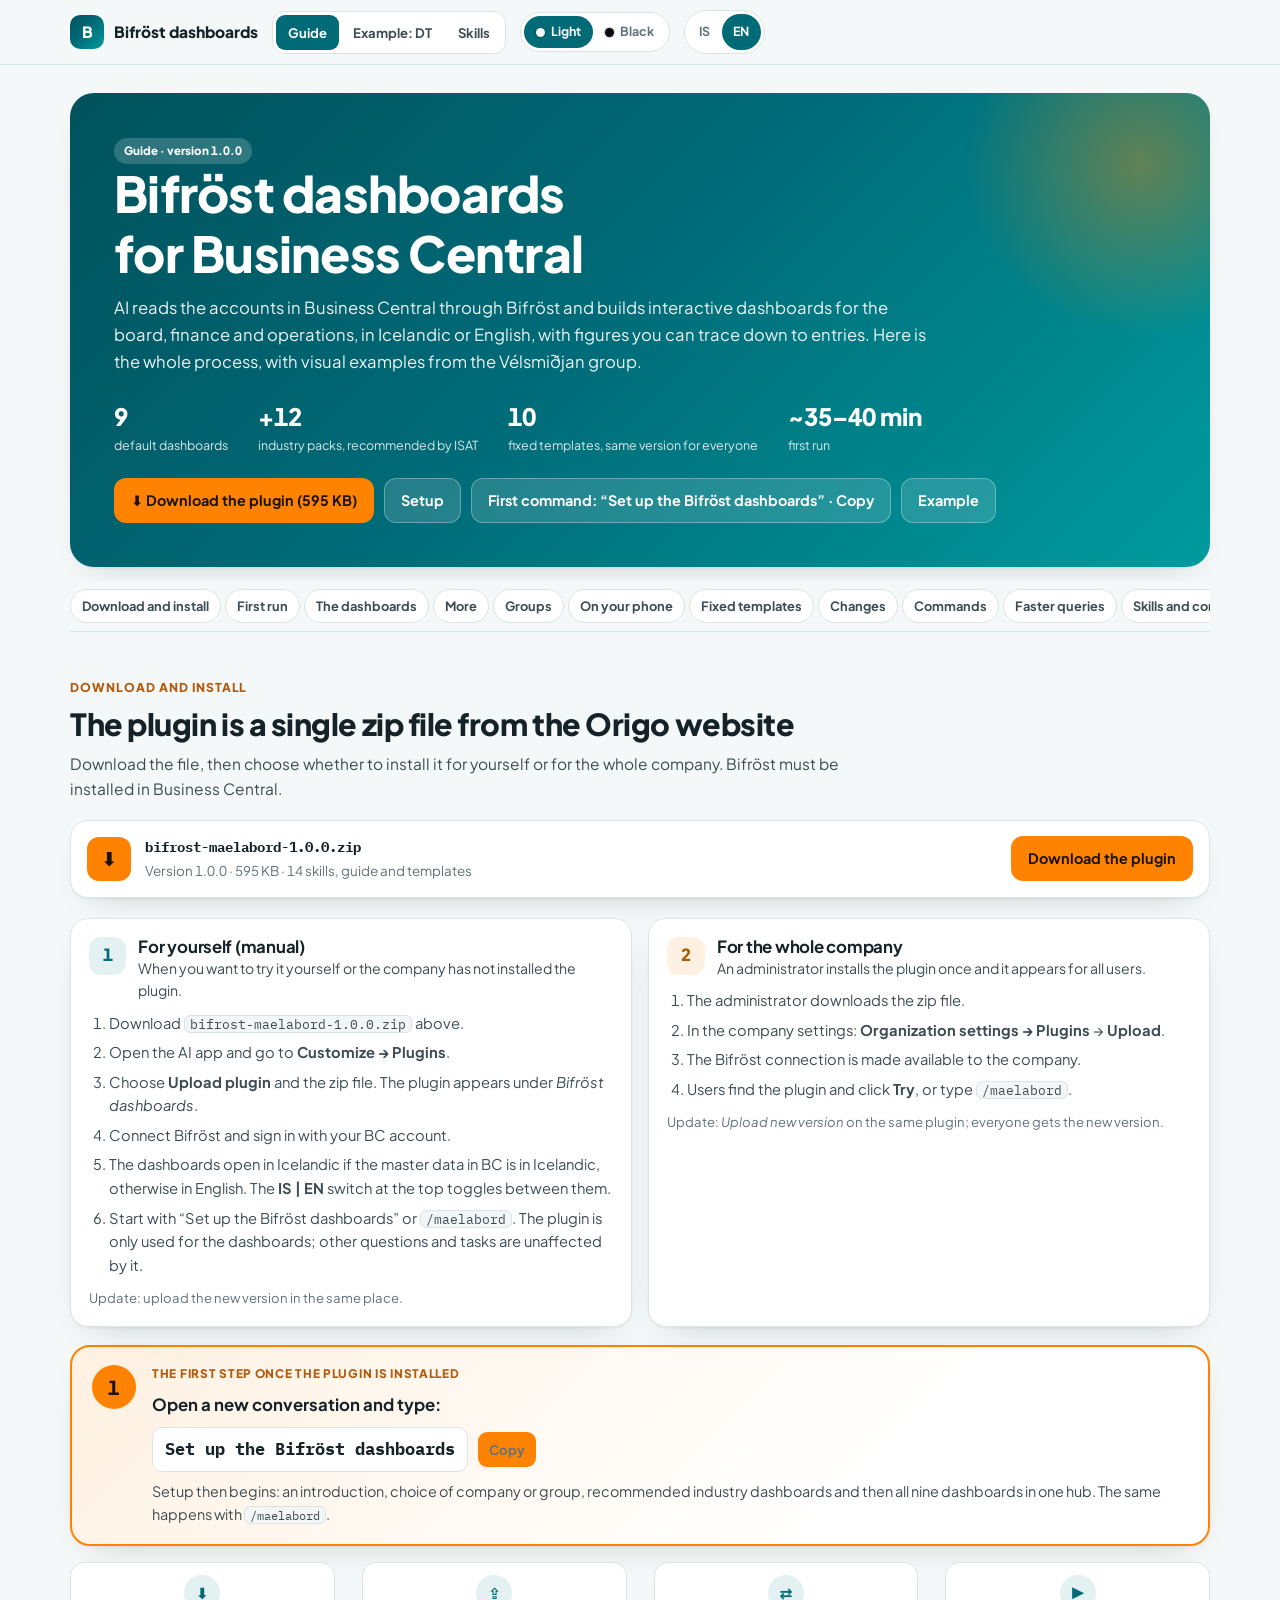
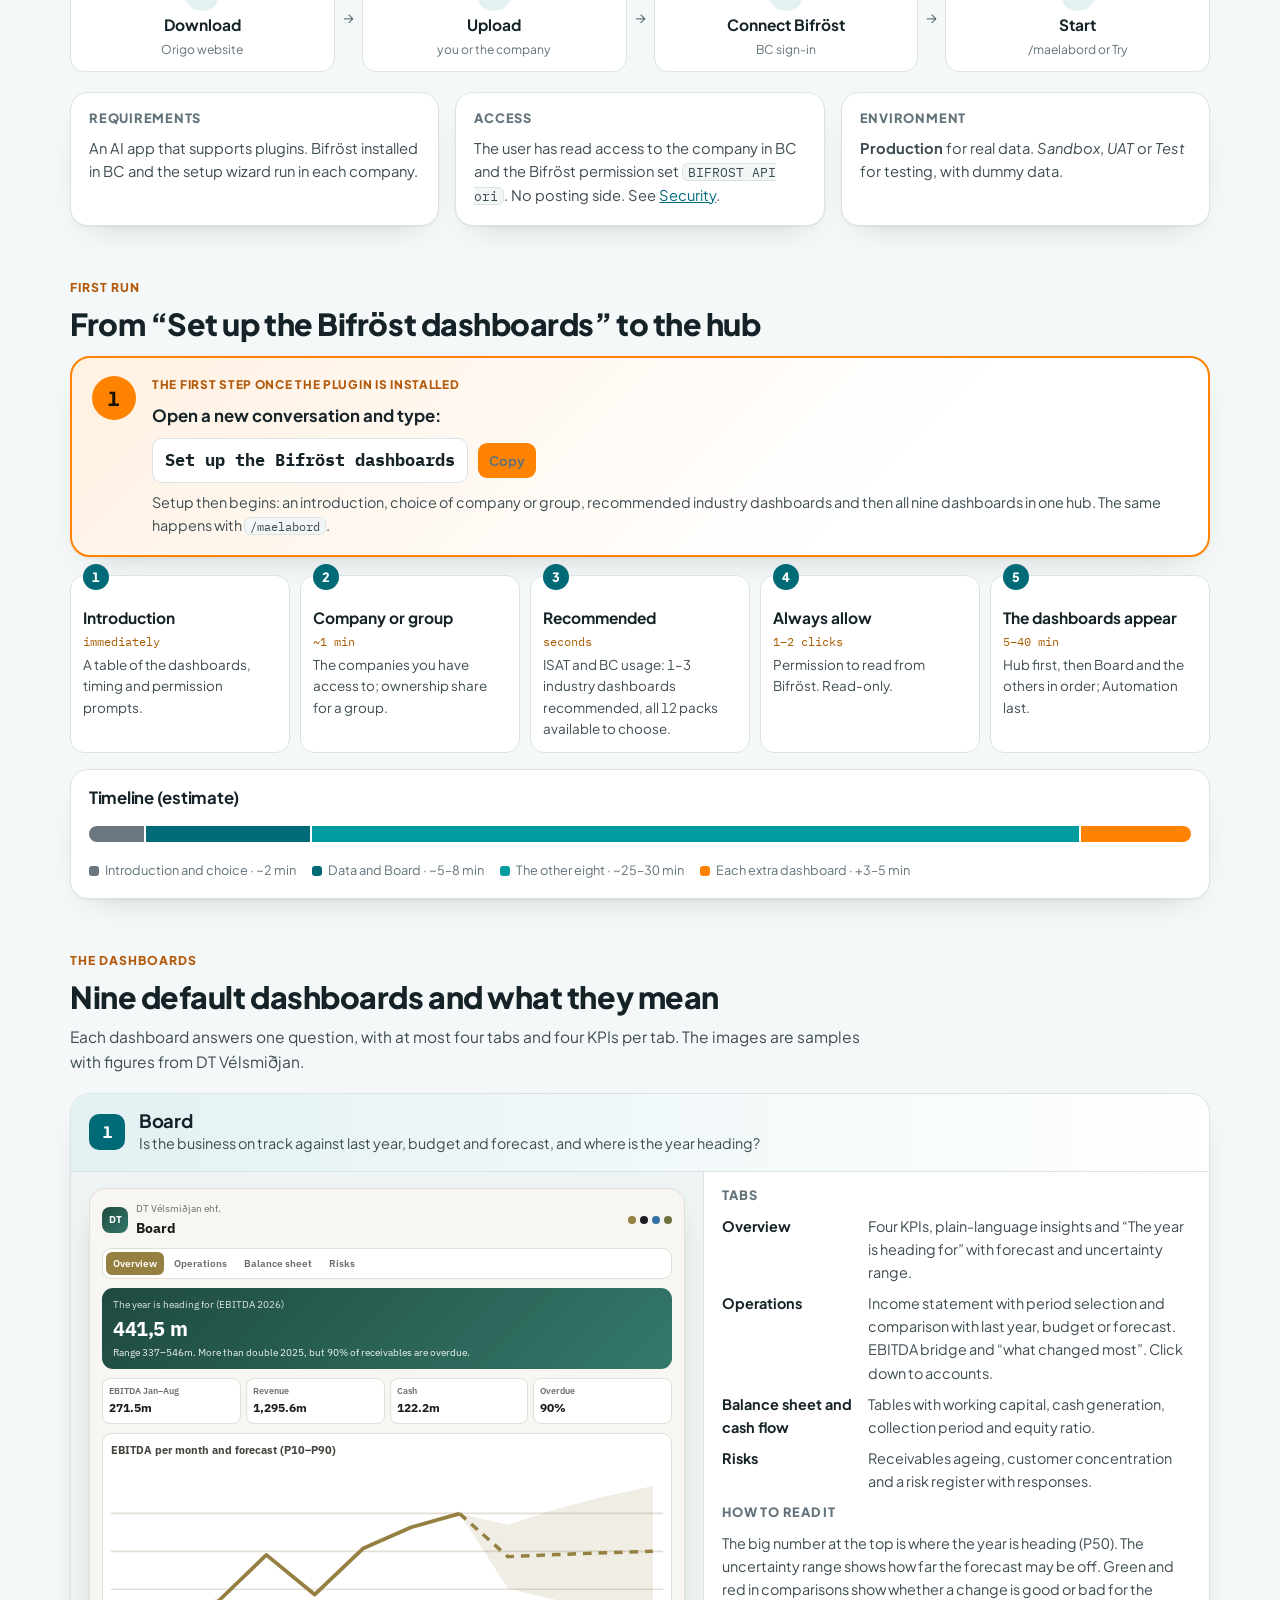
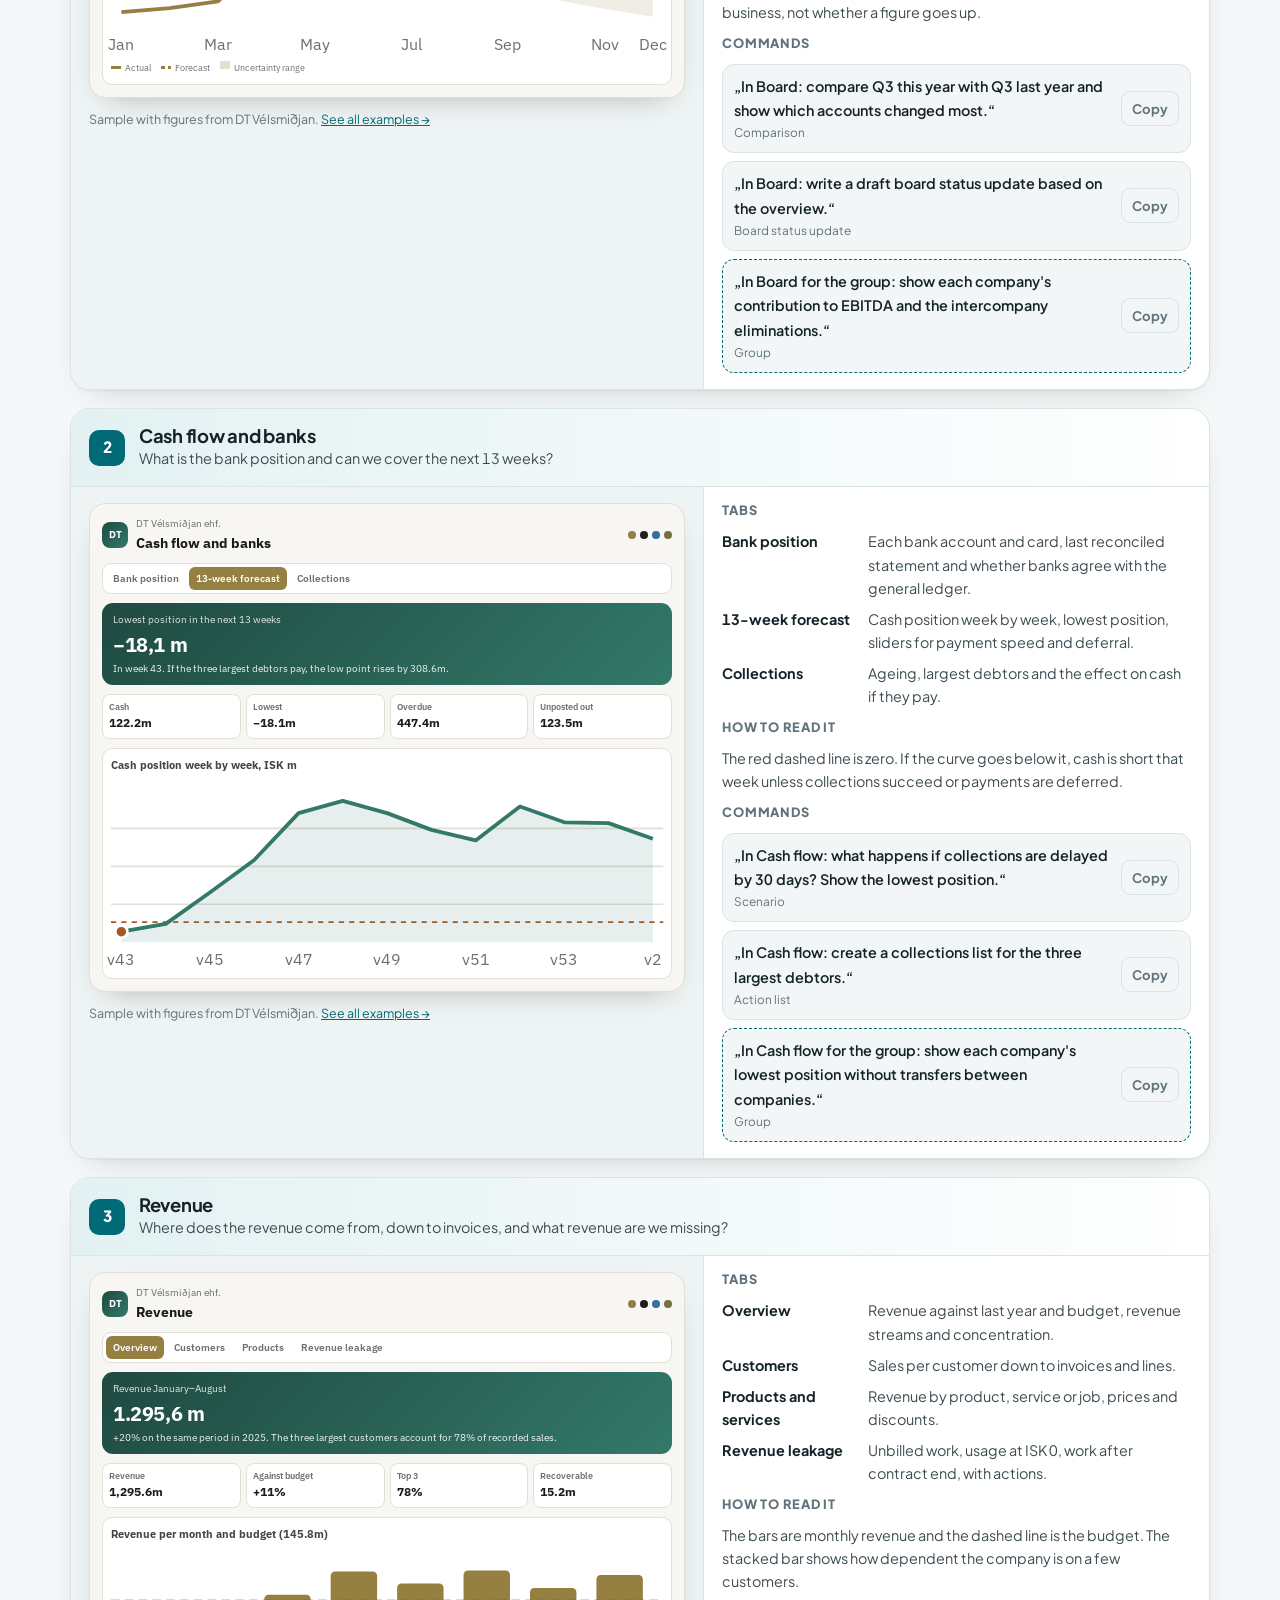
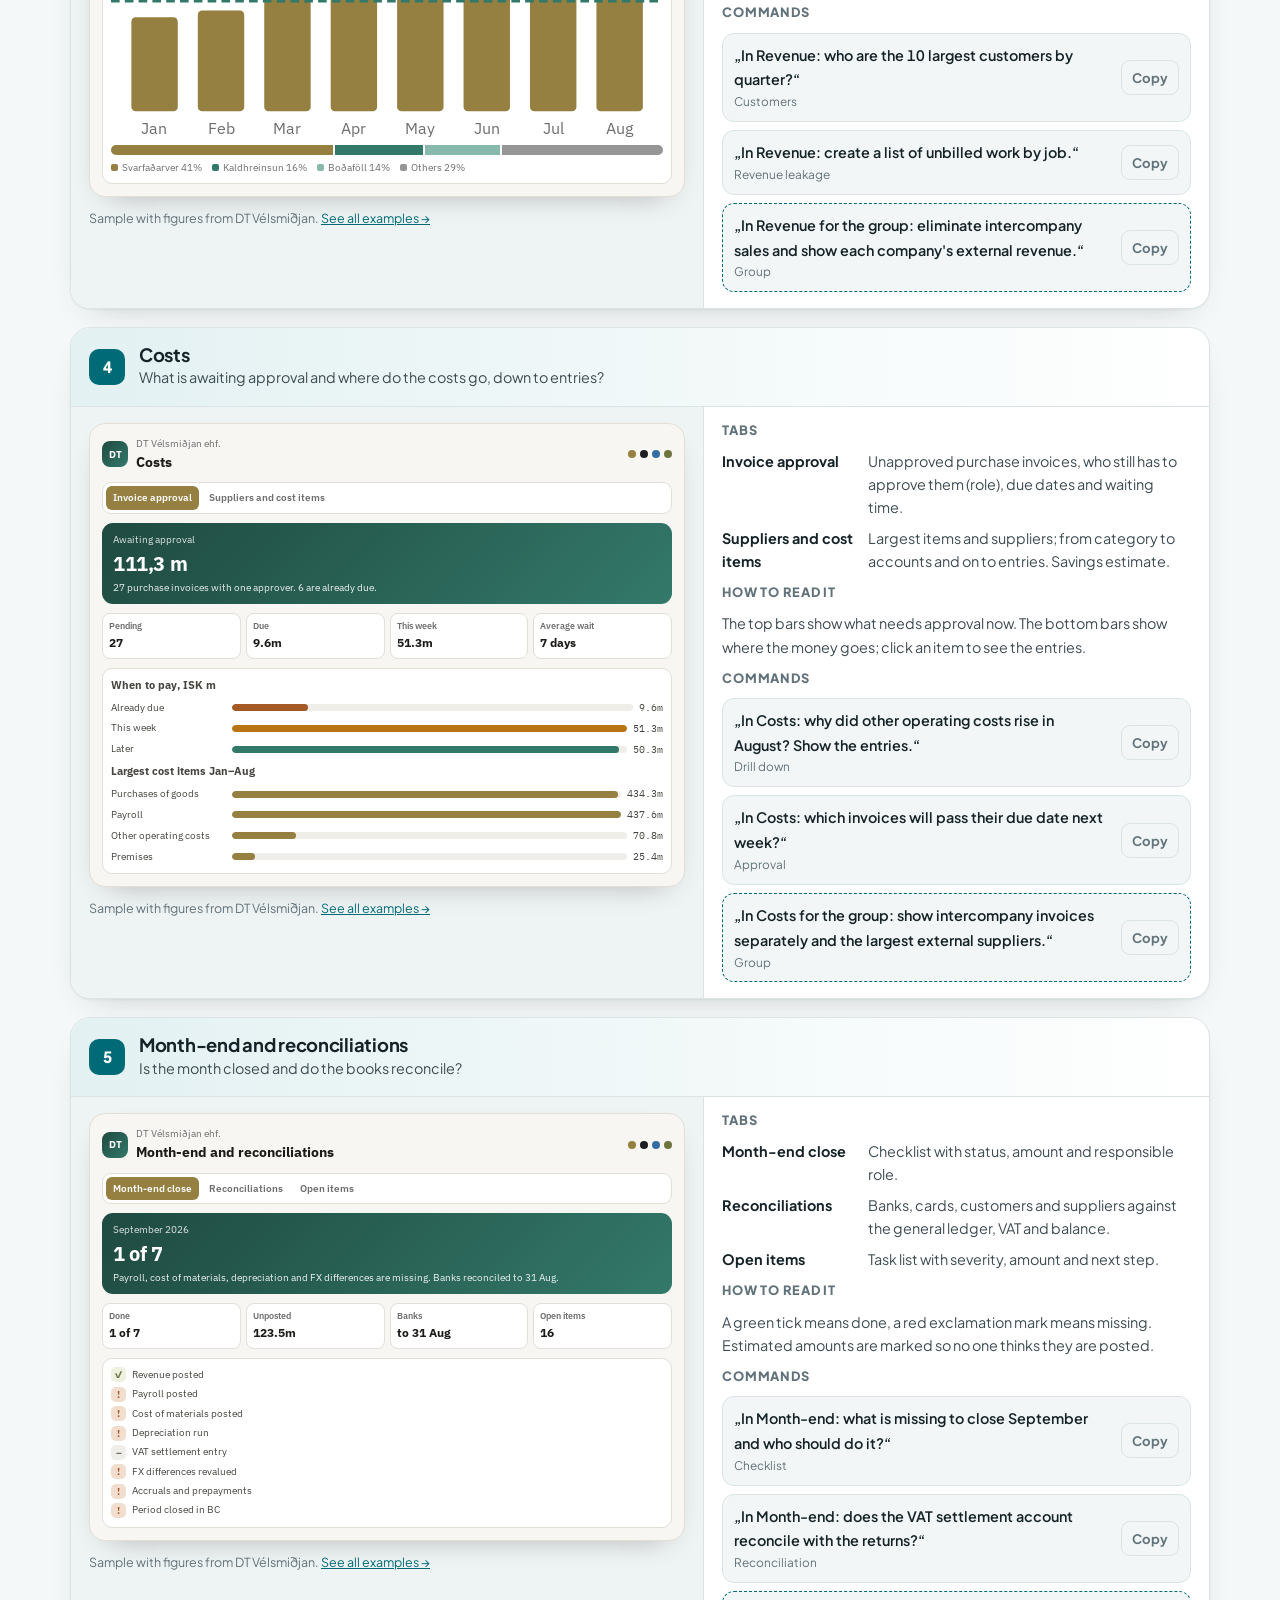
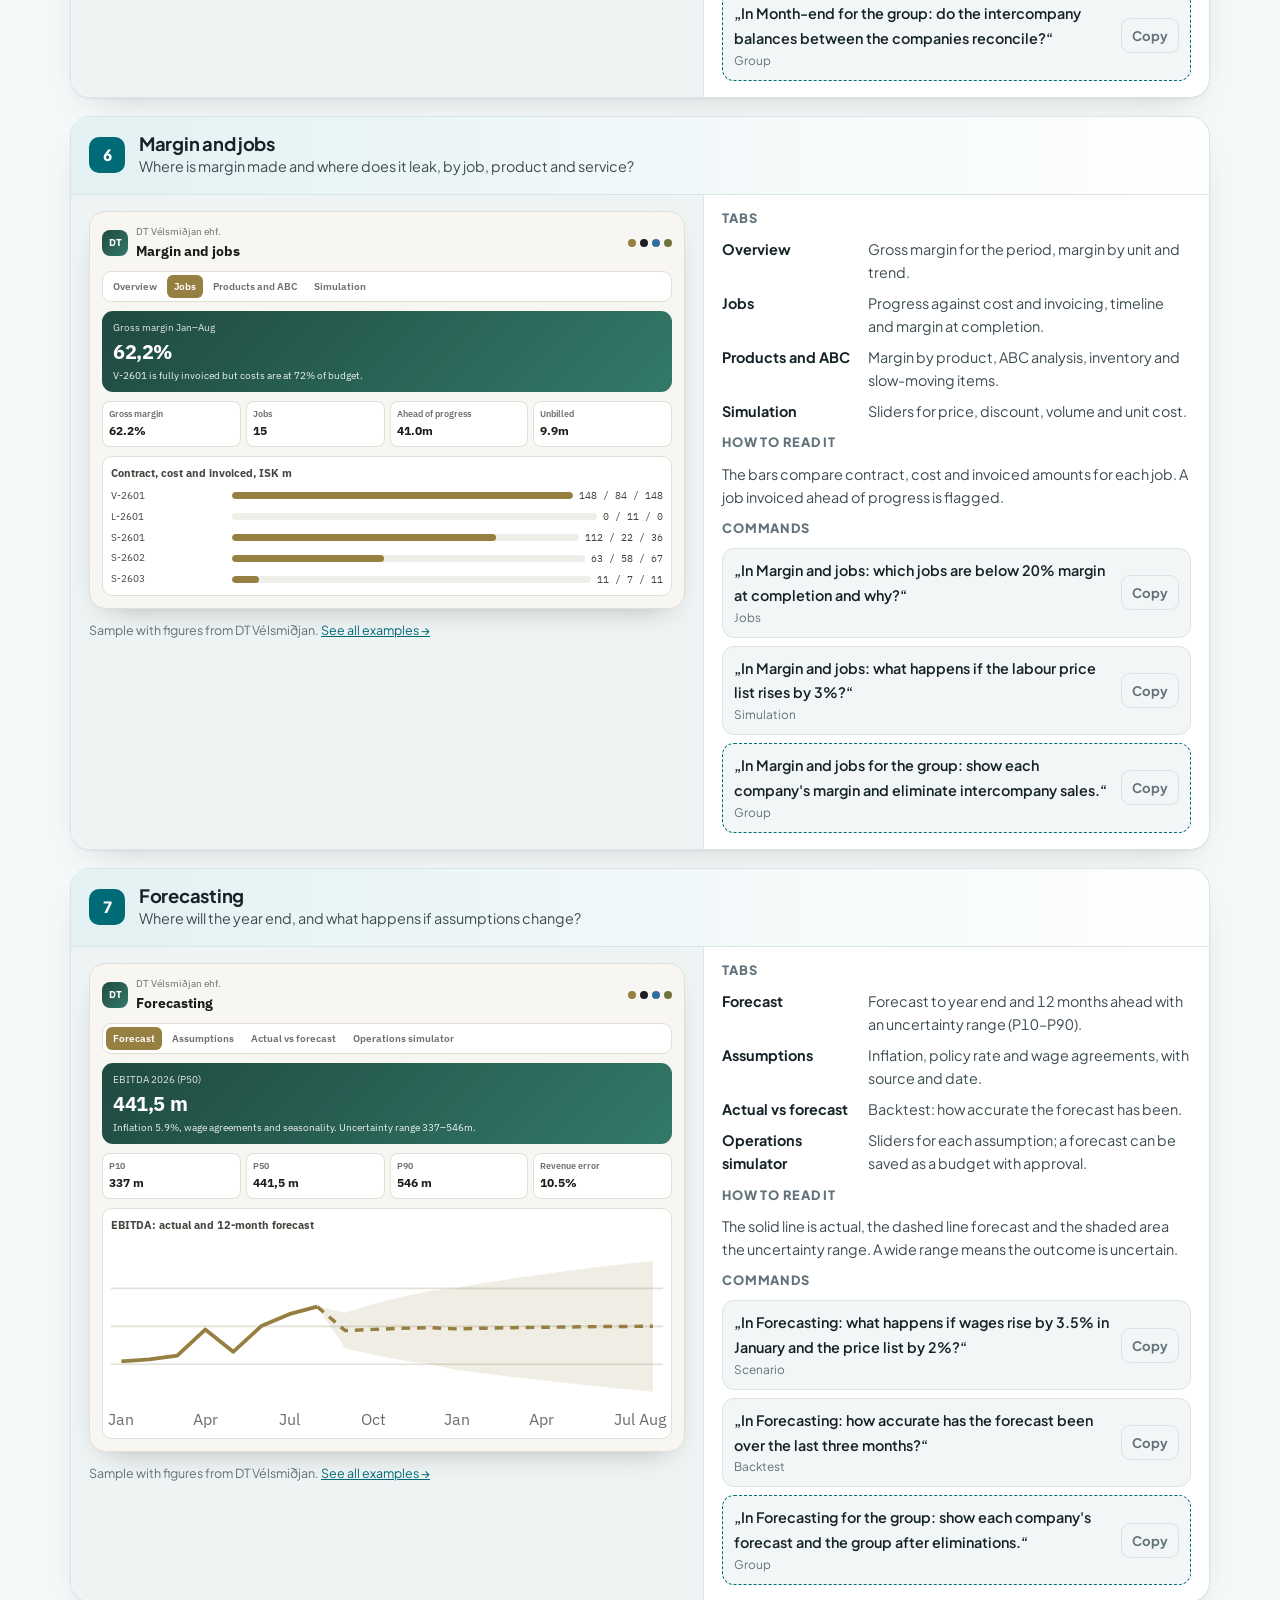
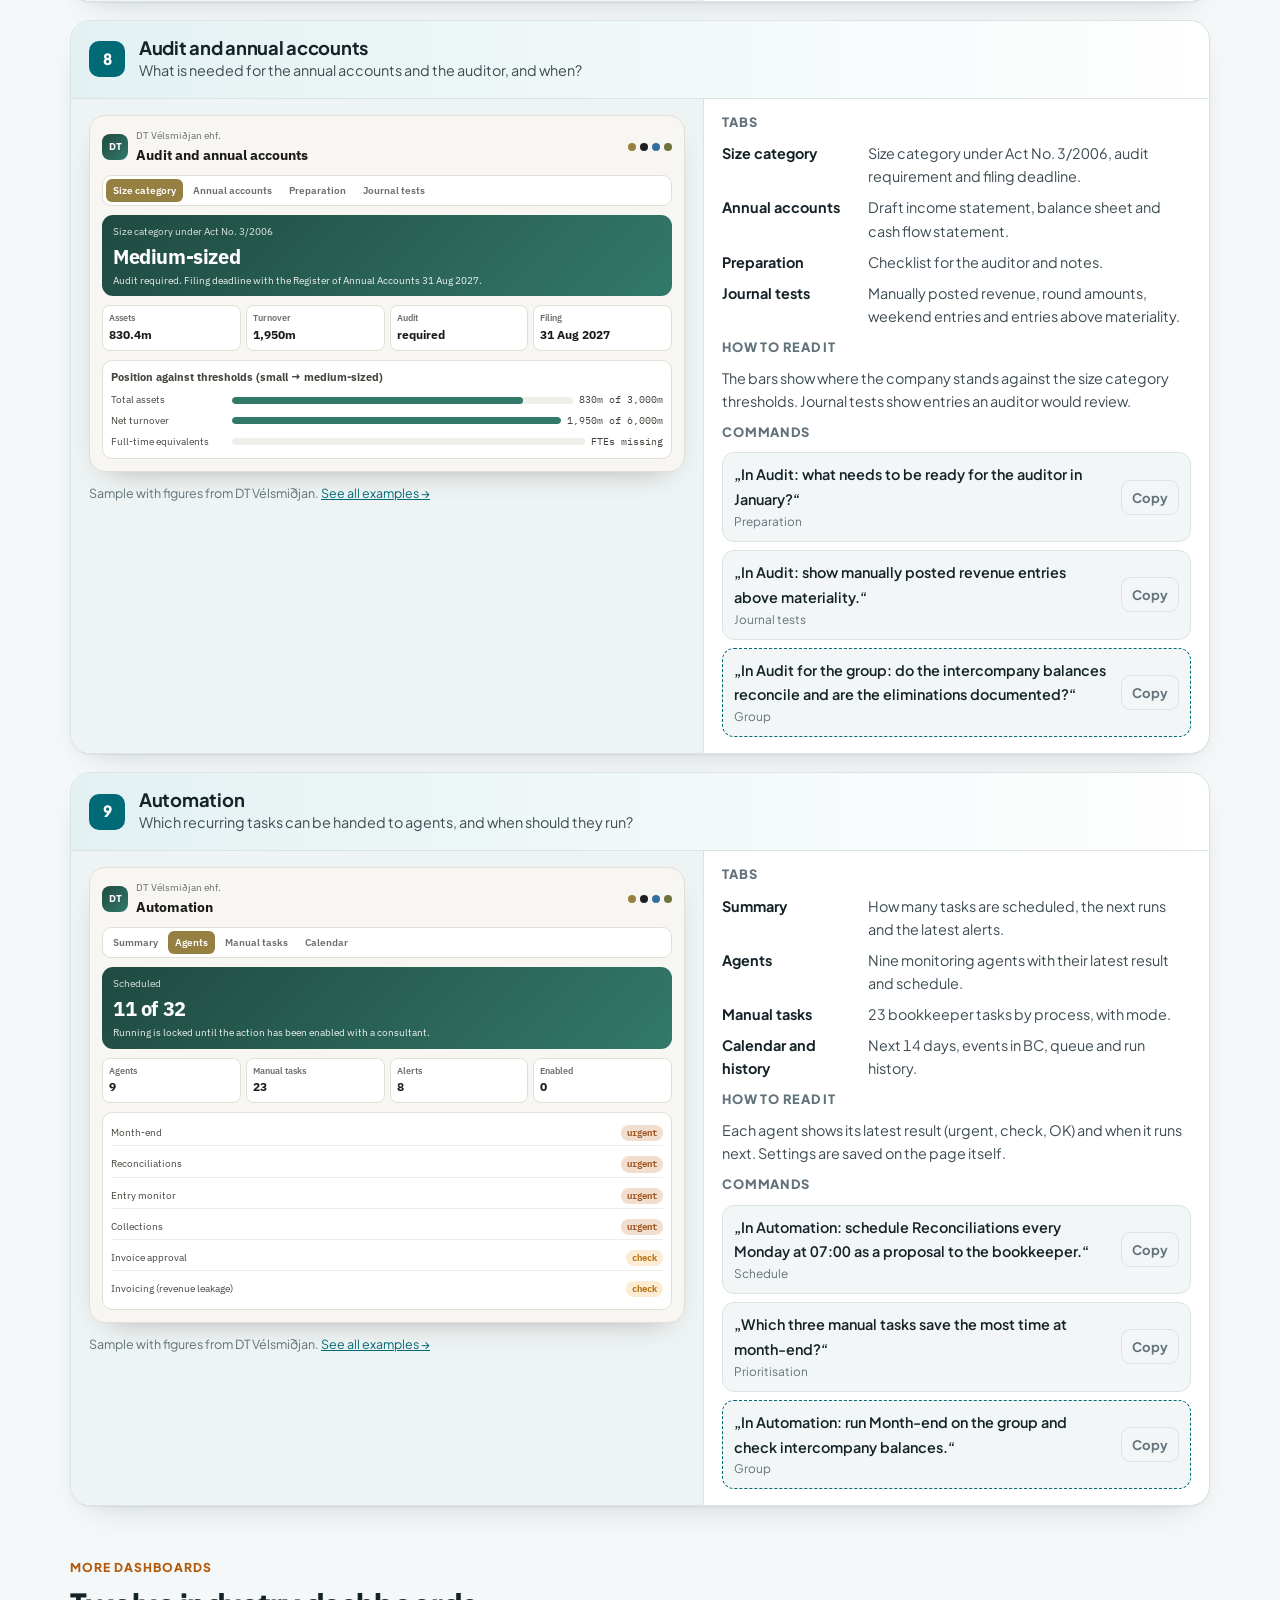
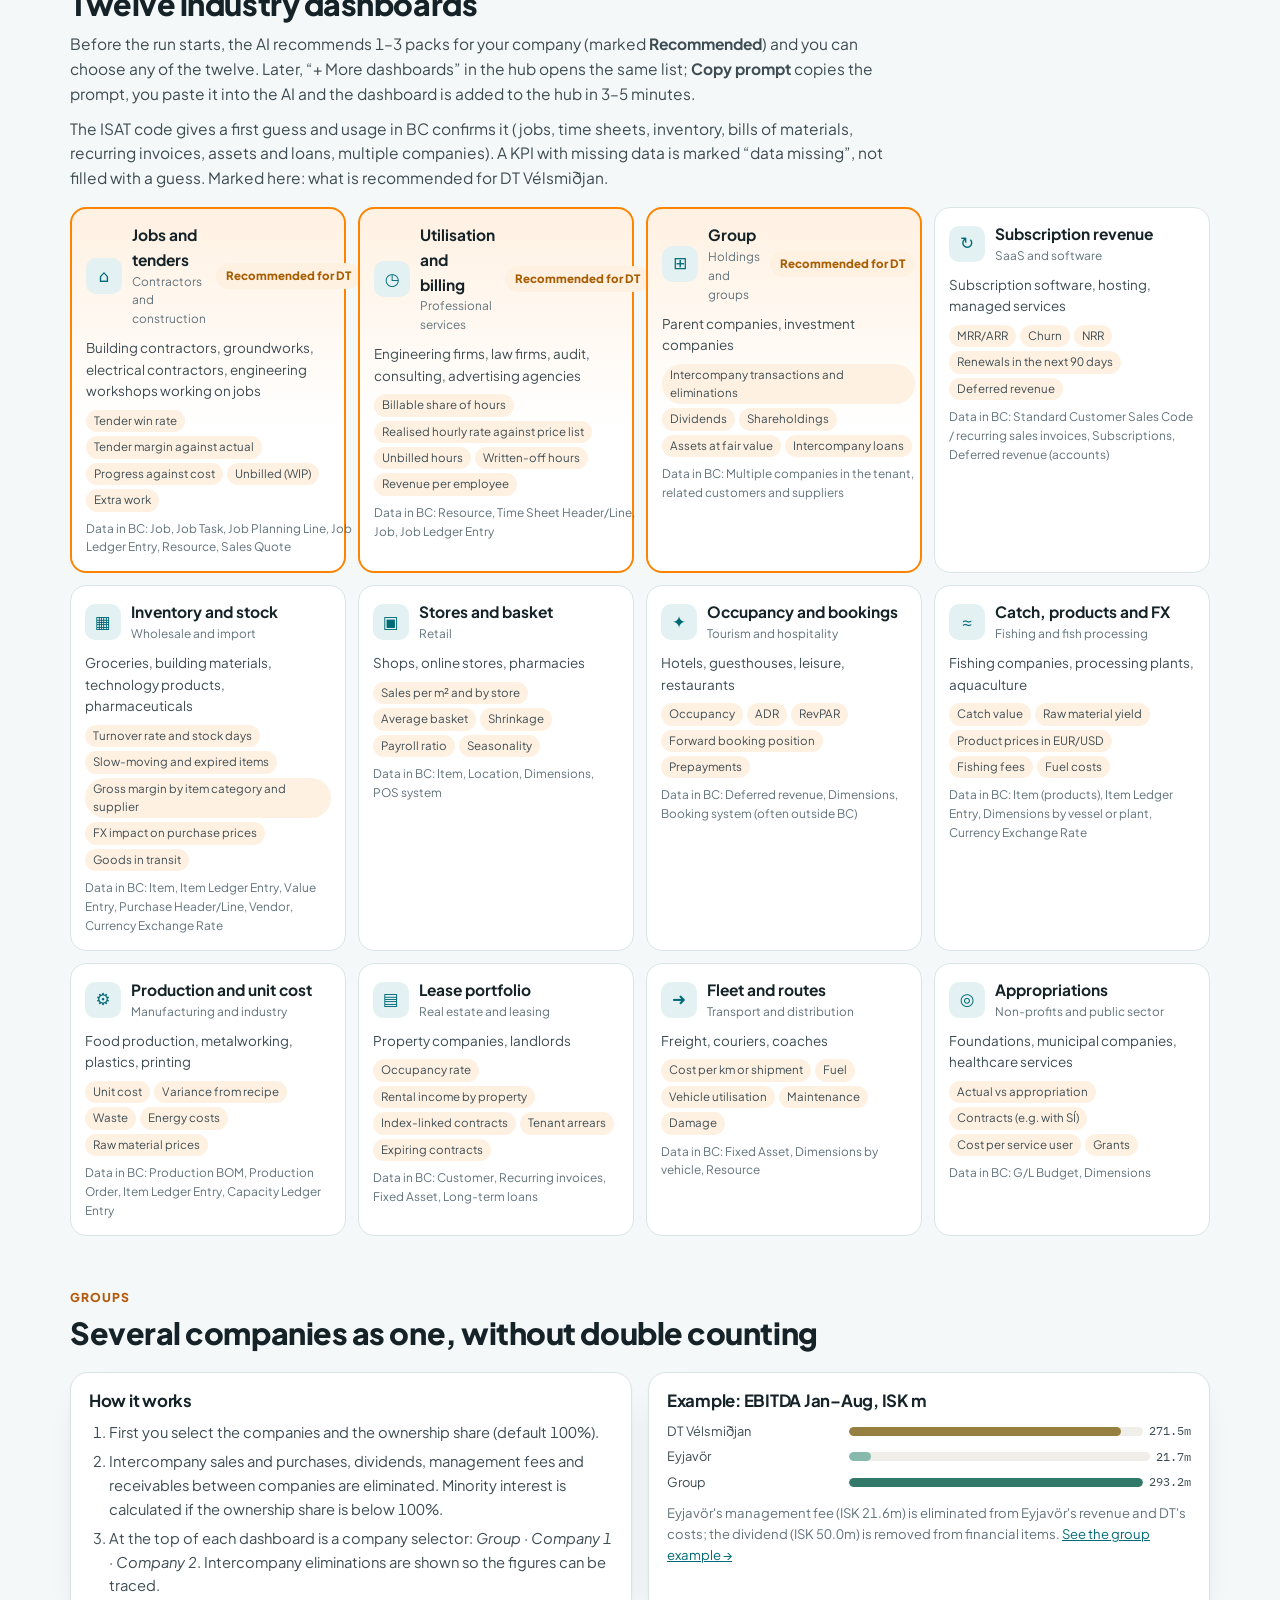
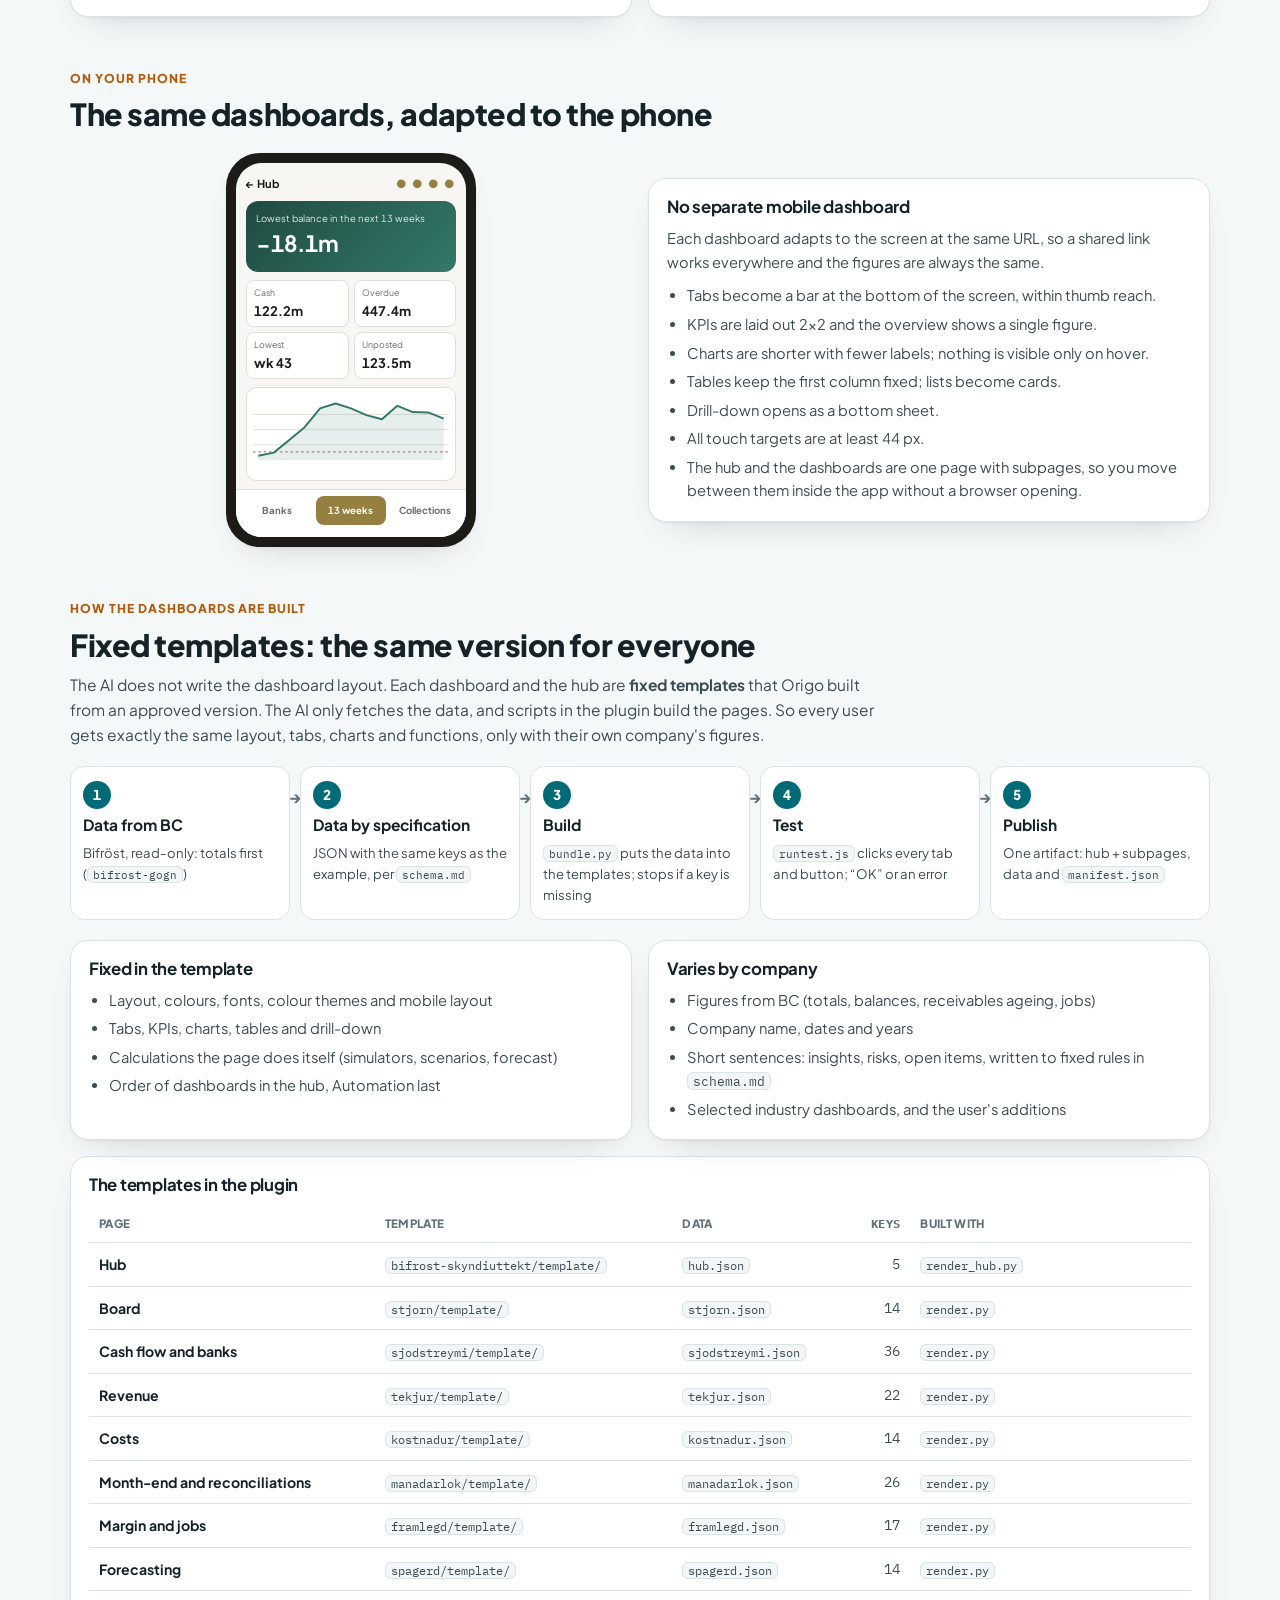
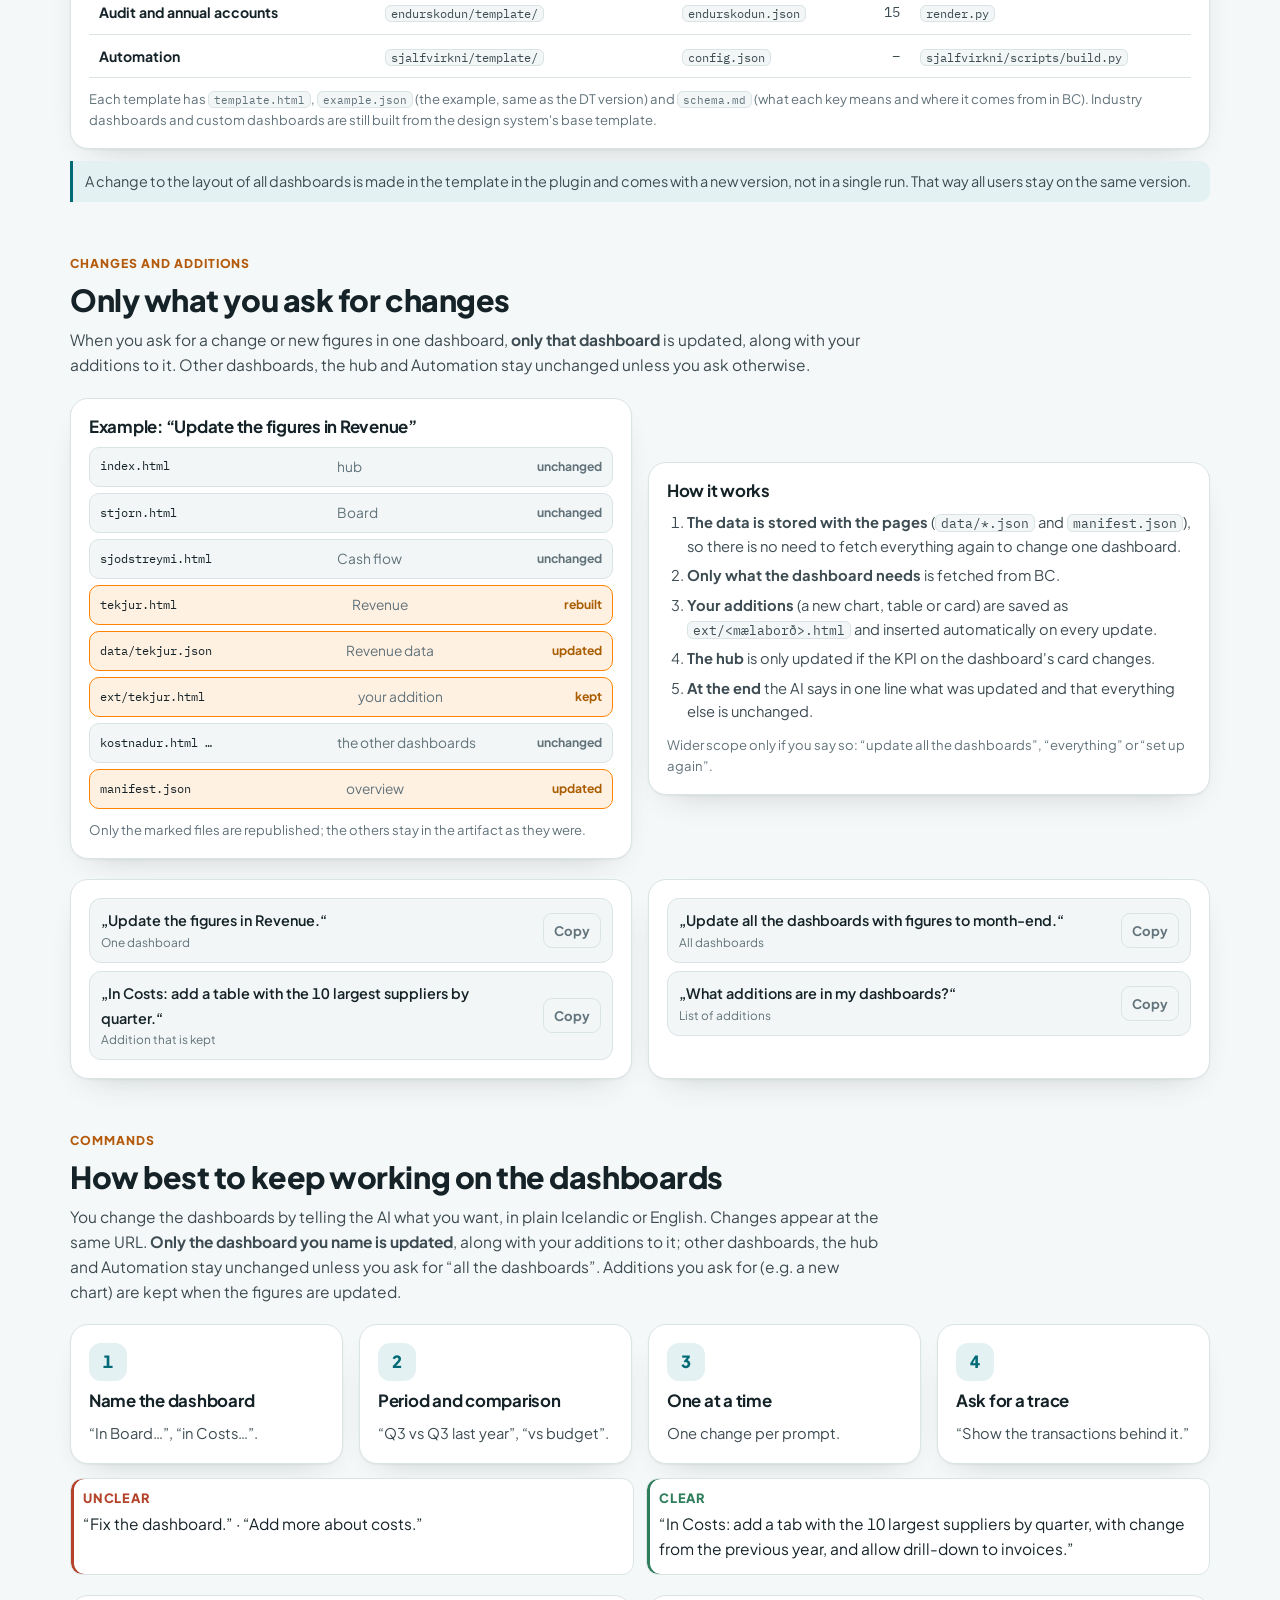
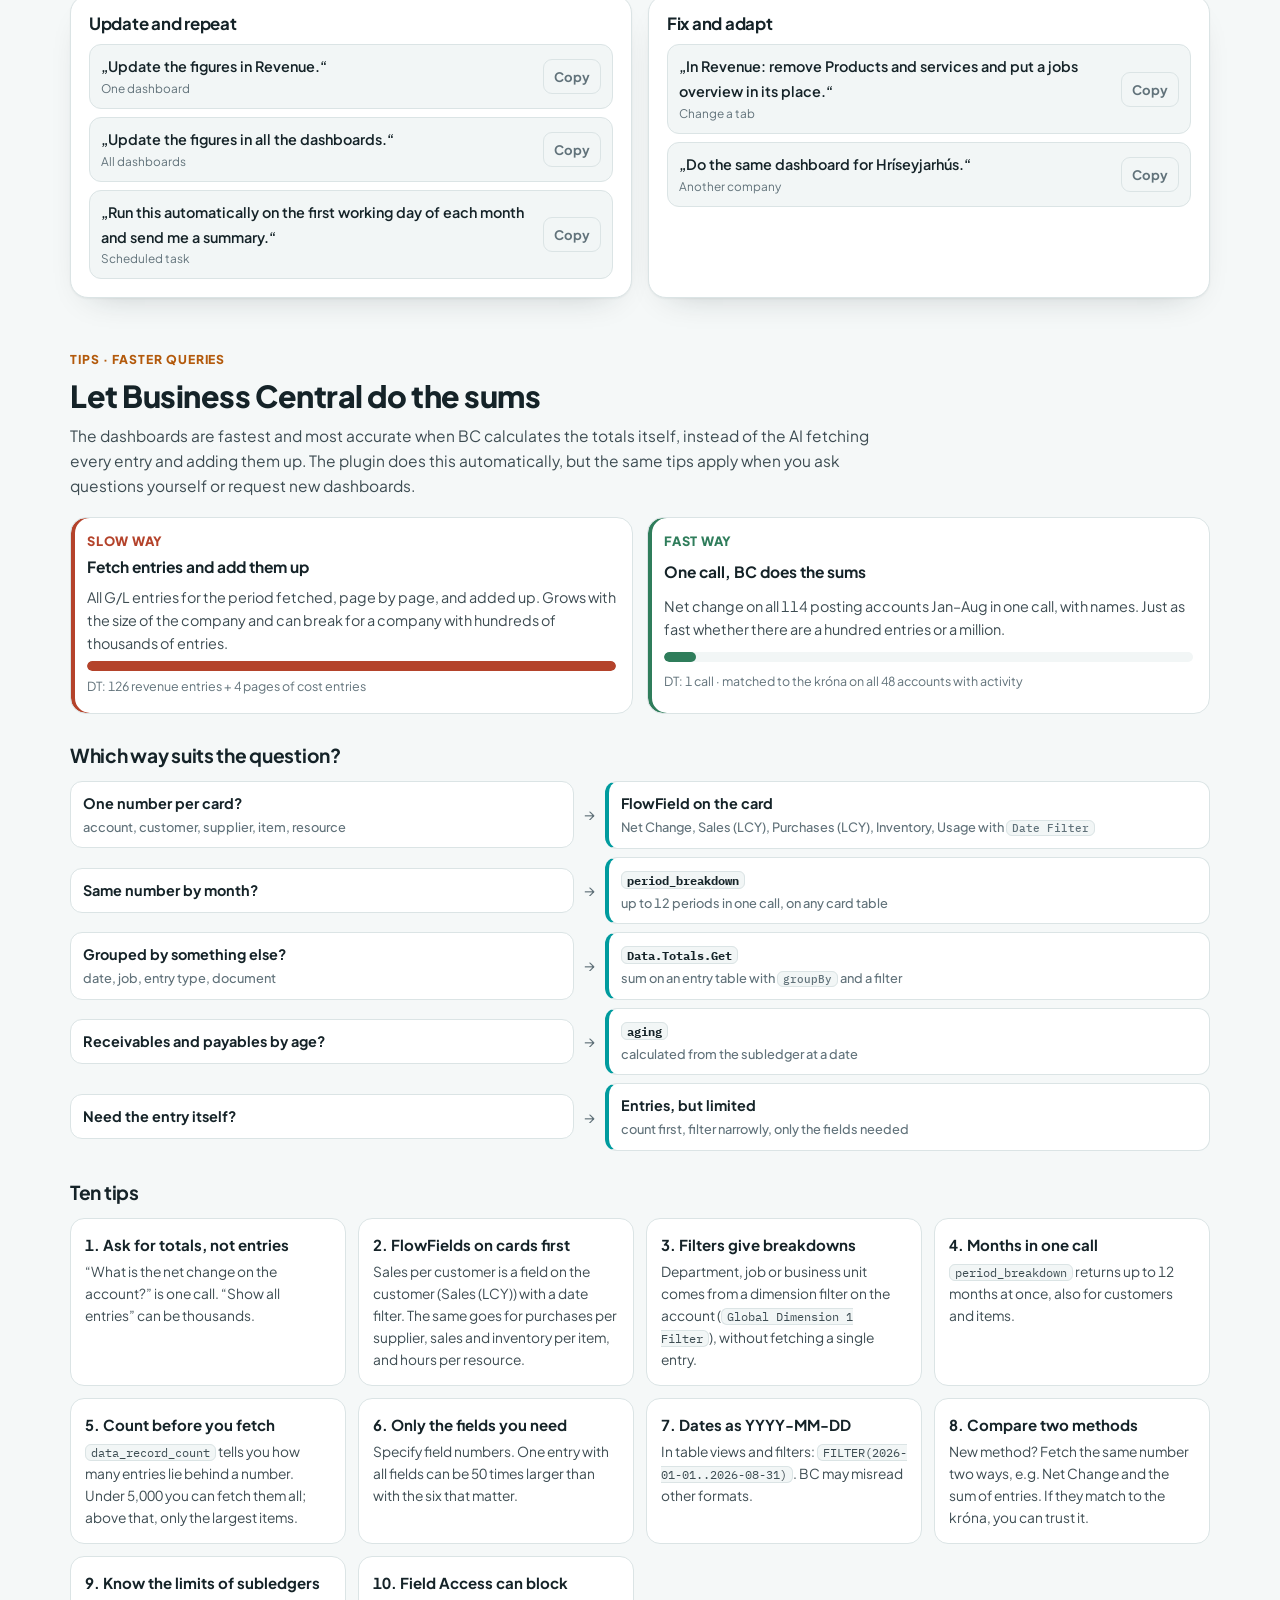
<file: index.html>
<!doctype html>
<html lang="is">
<head>
<meta charset="utf-8">
<meta name="viewport" content="width=device-width,initial-scale=1,viewport-fit=cover">
<title>Bifröst mælaborð fyrir Business Central</title>
<meta name="description" content="Leiðbeiningar og sýnidæmi fyrir Bifröst mælaborð 1.0: niðurhal og uppsetning, mælaborðin og hvað þau þýða, samstæður, sími, skills, erindrekar og persónuvernd.">
<script>(function(){var t="light";try{t=localStorage.getItem("bf-guide-theme2")||"light"}catch(e){}document.documentElement.setAttribute("data-g",t)})()</script>
<link rel="preconnect" href="https://fonts.googleapis.com">
<link rel="stylesheet" href="https://fonts.googleapis.com/css2?family=Plus+Jakarta+Sans:wght@400;500;600;700;800&family=IBM+Plex+Sans:wght@400;600;700&family=IBM+Plex+Mono:wght@400;500;600&subset=latin,latin-ext&display=swap">
<style>
:root{
  --o-teal:#006A77;--o-teal2:#009B9E;--o-orange:#FF8300;--o-copper:#B35A0C;--o-slate:#6B7680;--o-dark:#303A47;
  --bg:#f5f8f8;--bg2:#eef3f3;--panel:#ffffff;--panel2:#f2f6f6;--ink:#152328;--ink2:#3d4c52;--muted:#61727a;--line:#dbe4e5;
  --brand:var(--o-teal);--brand2:var(--o-teal2);--accent:var(--o-orange);--acc-ink:#1b1206;--ok:#2f7d5b;--warn:#a85d00;--bad:#b4432b;
  --link:#006A77;--soft:#e3f1f2;--soft-o:#fff1e2;
  --hero:linear-gradient(135deg,#00525c 0%,#006A77 45%,#009B9E 100%);
  --shadow:0 1px 2px rgba(21,35,40,.05),0 14px 34px -22px rgba(21,35,40,.3);
  --r:18px;--f:"TT Norms","Plus Jakarta Sans",system-ui,-apple-system,"Segoe UI",sans-serif;--mono:"IBM Plex Mono",ui-monospace,Menlo,monospace;
  color-scheme:light;
}
:root[data-g="black"]{--bg:#0a0b0c;--bg2:#101214;--panel:#15181a;--panel2:#1c2023;--ink:#f3f3f2;--ink2:#d2d4d4;--muted:#9a9fa3;--line:rgba(255,255,255,.1);
  --ok:#7fc8a9;--warn:#ffb15c;--bad:#ff8a6b;--link:#5fd0d2;--soft:rgba(0,155,158,.16);--soft-o:rgba(255,131,0,.14);
  --hero:linear-gradient(135deg,#0f1f22 0%,#00525c 60%,#006A77 100%);--shadow:0 1px 0 rgba(255,255,255,.04) inset,0 24px 48px -30px rgba(0,0,0,.8);color-scheme:dark}
*{box-sizing:border-box}
html{scroll-behavior:smooth;scroll-padding-top:84px}
body{margin:0;background:var(--bg);color:var(--ink);font:15.5px/1.6 var(--f);-webkit-font-smoothing:antialiased;font-variant-numeric:tabular-nums}
a{color:var(--link)}
h1,h2,h3,h4{margin:0;line-height:1.2;letter-spacing:-.015em;text-wrap:balance}
h2{font-size:clamp(1.4rem,3vw,1.9rem);font-weight:800}
h3{font-size:1.05rem;font-weight:700}
h4{font-size:.8rem;text-transform:uppercase;letter-spacing:.06em;color:var(--muted);font-weight:800}
p{margin:0}
code,.mono{font-family:var(--mono);font-size:.86em;background:var(--panel2);border:1px solid var(--line);border-radius:6px;padding:0 5px}
.wrap{max-width:1180px;margin:0 auto;padding:0 20px}
.top{position:sticky;top:0;z-index:20;backdrop-filter:blur(10px);background:color-mix(in srgb,var(--bg) 86%,transparent);border-bottom:1px solid var(--line)}
.top .wrap{display:flex;align-items:center;gap:14px;min-height:64px;flex-wrap:wrap;padding-block:8px}
.logo{display:flex;align-items:center;gap:10px;font-weight:800;text-decoration:none;color:var(--ink)}
.mark{width:34px;height:34px;border-radius:10px;background:var(--hero);display:grid;place-items:center;color:#fff;font-weight:800}
.nav{display:flex;gap:2px;flex-wrap:wrap;margin-left:auto}
.nav a{color:var(--ink2);text-decoration:none;font-size:.82rem;font-weight:600;padding:6px 9px;border-radius:999px;white-space:nowrap}
.nav a:hover,.nav a.on{background:var(--soft);color:var(--ink)}
.nav a.ext{border:1px solid var(--line)}
.tg{display:inline-flex;background:var(--panel);border:1px solid var(--line);border-radius:999px;padding:3px}
.tg button{font:inherit;font-size:.78rem;font-weight:700;border:0;background:none;color:var(--muted);padding:6px 12px;border-radius:999px;cursor:pointer;display:inline-flex;gap:6px;align-items:center}
.tg button[aria-pressed="true"]{background:var(--brand);color:#fff}
.tg i{width:9px;height:9px;border-radius:50%;display:inline-block;box-shadow:0 0 0 1px rgba(0,0,0,.2)}
@media (min-width:1101px){.top .wrap{flex-wrap:nowrap}.nav{flex-wrap:nowrap}}
@media (max-width:1100px){.nav{order:3;width:100%;margin-left:0;overflow-x:auto;flex-wrap:nowrap}}
.hero{margin:28px 0 8px;border-radius:24px;background:var(--hero);padding:clamp(22px,4vw,44px);position:relative;overflow:hidden;box-shadow:var(--shadow);color:#fff}
.hero::after{content:"";position:absolute;right:-120px;top:-120px;width:380px;height:380px;border-radius:50%;background:radial-gradient(circle,rgba(255,131,0,.38),transparent 65%)}
.hero>*{position:relative;z-index:1}
.hero h1{font-size:clamp(2rem,5vw,3.1rem);font-weight:800;max-width:22ch}
.hero p{color:rgba(255,255,255,.93);max-width:68ch;margin-top:12px;font-size:1.04rem}
.hero .row{display:flex;flex-wrap:wrap;gap:10px 30px;margin-top:22px}
.hero .row div{display:grid}.hero .row b{font-size:1.5rem;font-weight:800}.hero .row span{font-size:.78rem;opacity:.85}
.cta{display:flex;gap:10px;flex-wrap:wrap;margin-top:22px}
.btn{font:inherit;font-weight:700;font-size:.9rem;border-radius:12px;padding:10px 16px;border:1px solid transparent;cursor:pointer;text-decoration:none;display:inline-flex;align-items:center;gap:8px}
.btn.or{background:var(--accent);color:var(--acc-ink)}.btn.gh{background:rgba(255,255,255,.14);color:#fff;border-color:rgba(255,255,255,.3)}
.btn.sm{padding:6px 10px;font-size:.78rem;border-radius:9px}.btn.ln{background:var(--panel2);color:var(--ink);border-color:var(--line)}
.btn:focus-visible,.nav a:focus-visible,.tg button:focus-visible,summary:focus-visible{outline:2px solid var(--accent);outline-offset:2px}
.pill{display:inline-block;font-size:.72rem;font-weight:800;padding:3px 9px;border-radius:999px;white-space:nowrap;background:var(--panel2);color:var(--ink2);border:1px solid var(--line)}
.pill.t{background:var(--soft);color:var(--brand);border-color:transparent}.pill.o{background:var(--soft-o);color:var(--warn);border-color:transparent}
.hero .pill.o{background:rgba(255,255,255,.18);color:#fff}
section.s{padding:46px 0 6px}
.kick{font-size:.76rem;font-weight:800;letter-spacing:.08em;text-transform:uppercase;color:var(--o-copper);margin-bottom:8px}
:root[data-g="black"] .kick{color:var(--accent)}
.lead{color:var(--ink2);max-width:74ch;margin-top:10px}
.grid{display:grid;gap:16px;margin-top:20px}
.g2{grid-template-columns:repeat(2,minmax(0,1fr))}.g3{grid-template-columns:repeat(3,minmax(0,1fr))}.g4{grid-template-columns:repeat(4,minmax(0,1fr))}
@media (max-width:980px){.g4{grid-template-columns:repeat(2,minmax(0,1fr))}.g3{grid-template-columns:repeat(2,minmax(0,1fr))}}
@media (max-width:640px){.g2,.g3,.g4{grid-template-columns:minmax(0,1fr)}}
.card{background:var(--panel);border:1px solid var(--line);border-radius:var(--r);padding:18px;box-shadow:var(--shadow);min-width:0;display:grid;gap:10px;align-content:start}
.card p,.card li{color:var(--ink2);font-size:.92rem}
.card ul,.card ol{margin:0;padding-left:20px;display:grid;gap:5px}
.ico{width:38px;height:38px;border-radius:12px;display:grid;place-items:center;font-size:1.05rem;background:var(--soft);color:var(--brand);font-weight:800}
.ico.or{background:var(--soft-o);color:var(--warn)}
.steps{counter-reset:s;display:grid;gap:12px;margin-top:20px}
.step{display:grid;grid-template-columns:auto minmax(0,1fr) auto;gap:14px;align-items:start;background:var(--panel);border:1px solid var(--line);border-radius:16px;padding:14px 16px}
.step::before{counter-increment:s;content:counter(s);width:34px;height:34px;border-radius:50%;display:grid;place-items:center;background:var(--brand);color:#fff;font-weight:800}
.step b{display:block}.step p{color:var(--ink2);font-size:.9rem;margin-top:2px}
.time{font-family:var(--mono);font-size:.78rem;color:var(--warn);white-space:nowrap;padding-top:6px}
@media (max-width:560px){.step{grid-template-columns:auto minmax(0,1fr)}.time{grid-column:2;padding-top:0}}
.tl{display:flex;height:16px;border-radius:999px;overflow:hidden;gap:2px;margin-top:8px}.tl span{display:block;height:100%}
.tlg{display:flex;flex-wrap:wrap;gap:6px 16px;font-size:.8rem;color:var(--muted);margin-top:8px}.tlg i{display:inline-block;width:10px;height:10px;border-radius:3px;margin-right:6px;vertical-align:-1px}
.scroll{overflow-x:auto}
table{width:100%;border-collapse:separate;border-spacing:0;font-size:.88rem}
th{text-align:left;font-size:.72rem;color:var(--muted);font-weight:800;letter-spacing:.03em;text-transform:uppercase;padding:9px 10px;border-bottom:1px solid var(--line);white-space:nowrap}
td{padding:10px;border-bottom:1px solid var(--line);vertical-align:top;color:var(--ink2)}
td b{color:var(--ink)} td.n,th.n{text-align:right;font-family:var(--mono);white-space:nowrap}
tr.sum td{font-weight:800;color:var(--ink);background:var(--panel2)}
.note{border-left:3px solid var(--accent);padding:9px 12px;background:var(--soft-o);border-radius:0 10px 10px 0;color:var(--ink2);font-size:.9rem;margin-top:14px}
.tip{border-left:3px solid var(--brand);padding:9px 12px;background:var(--soft);border-radius:0 10px 10px 0;color:var(--ink2);font-size:.9rem;margin-top:12px}
/* dashboard detail cards */
.db{background:var(--panel);border:1px solid var(--line);border-radius:20px;box-shadow:var(--shadow);overflow:hidden;margin-top:18px}
.db-h{display:flex;gap:14px;align-items:center;flex-wrap:wrap;padding:16px 18px;border-bottom:1px solid var(--line);background:linear-gradient(90deg,var(--soft),transparent)}
.db-h .num{width:36px;height:36px;border-radius:10px;background:var(--brand);color:#fff;display:grid;place-items:center;font-weight:800}
.db-h h3{font-size:1.15rem}.db-h p{color:var(--ink2);font-size:.9rem}
.db-b{display:grid;grid-template-columns:minmax(0,1.25fr) minmax(0,1fr);gap:0}
@media (max-width:900px){.db-b{grid-template-columns:minmax(0,1fr)}}
.db-b>div{padding:16px 18px;display:grid;gap:12px;align-content:start;min-width:0}
.db-b>div+div{border-left:1px solid var(--line)}
@media (max-width:900px){.db-b>div+div{border-left:0;border-top:1px solid var(--line)}}
.tabs-l{display:grid;gap:8px}.tabs-l div{display:grid;grid-template-columns:8.5rem minmax(0,1fr);gap:10px;font-size:.9rem}
.tabs-l b{color:var(--ink)}.tabs-l span{color:var(--ink2)}
@media (max-width:520px){.tabs-l div{grid-template-columns:minmax(0,1fr)}}
.kpis{display:grid;grid-template-columns:repeat(2,minmax(0,1fr));gap:8px}
.kpis div{background:var(--panel2);border:1px solid var(--line);border-radius:12px;padding:10px;display:grid;gap:2px;min-width:0}
.kpis span{font-size:.72rem;color:var(--muted);font-weight:700}.kpis b{font-size:1.15rem;letter-spacing:-.02em}.kpis em{font-style:normal;font-size:.76rem;color:var(--ink2)}
.ex{display:grid;gap:8px}
.pq{display:grid;grid-template-columns:minmax(0,1fr) auto;gap:10px;align-items:center;background:var(--panel2);border:1px solid var(--line);border-radius:12px;padding:9px 11px}
.pq q{quotes:"„" "“";font-weight:600;color:var(--ink);font-size:.9rem}.pq small{display:block;color:var(--muted);font-size:.74rem;margin-top:1px}
.pq.sam{border-style:dashed;border-color:var(--brand)}
.vs{display:grid;grid-template-columns:repeat(2,minmax(0,1fr));gap:12px;margin-top:14px}
.vs>div{border-radius:12px;padding:12px;border:1px solid var(--line);background:var(--panel)}
.vs .bad{box-shadow:inset 3px 0 0 var(--bad)}.vs .good{box-shadow:inset 3px 0 0 var(--ok)}
.vs h4{margin:0 0 6px}.vs .bad h4{color:var(--bad)}.vs .good h4{color:var(--ok)}
@media (max-width:640px){.vs{grid-template-columns:minmax(0,1fr)}}
/* layered diagram */
.layers{display:grid;gap:10px;margin-top:16px}
.layer{display:grid;grid-template-columns:auto minmax(0,1fr) auto;gap:14px;align-items:center;border-radius:14px;padding:14px 16px;border:1px solid var(--line);background:var(--panel)}
.layer .lv{width:42px;height:42px;border-radius:12px;display:grid;place-items:center;font-weight:800;color:#fff}
.layer b{display:block}.layer p{color:var(--ink2);font-size:.88rem}
.layer .who{font-size:.76rem;color:var(--muted);text-align:right;max-width:16rem}
@media (max-width:640px){.layer{grid-template-columns:auto minmax(0,1fr)}.layer .who{grid-column:2;text-align:left}}
.flow{display:flex;flex-wrap:wrap;gap:8px;align-items:center;margin-top:12px}
.flow span{background:var(--panel2);border:1px solid var(--line);border-radius:10px;padding:7px 11px;font-size:.84rem;font-weight:600}
.flow i{color:var(--muted);font-style:normal}
/* demo */
.demo{margin-top:20px;border-radius:22px;border:1px solid var(--line);background:#f7f6f2;color:#1c1b18;padding:18px;box-shadow:var(--shadow);display:grid;gap:14px}
.demo .dh{display:flex;flex-wrap:wrap;gap:10px;align-items:center;justify-content:space-between}
.demo .dlogo{display:flex;gap:10px;align-items:center}.demo .dlogo span{width:36px;height:36px;border-radius:10px;background:linear-gradient(135deg,#1f4a41,#33796a);color:#fff;display:grid;place-items:center;font-weight:800}
.demo .eb{font-size:.74rem;color:#6e6e70;font-weight:600}.demo h3{font-size:1.25rem}
.seg{display:inline-flex;background:#f0eee8;border:1px solid #e2dfd6;border-radius:10px;padding:3px;gap:2px;flex-wrap:wrap}
.seg button{font:inherit;font-size:.8rem;font-weight:700;border:0;background:none;color:#6e6e70;padding:6px 11px;border-radius:8px;cursor:pointer}
.seg button[aria-pressed="true"]{background:#957f41;color:#fff}
.dhero{border-radius:16px;background:linear-gradient(135deg,#1f4a41 0%,#2b6659 60%,#33796a 100%);color:#fff;padding:16px 18px;display:grid;gap:6px}
.dhero .big{font-size:clamp(1.8rem,4vw,2.4rem);font-weight:800;letter-spacing:-.03em}.dhero small{font-size:.85rem;opacity:.85;margin-left:6px}.dhero p{font-size:.88rem;opacity:.92}
.dk{display:grid;grid-template-columns:repeat(4,minmax(0,1fr));gap:10px}@media (max-width:760px){.dk{grid-template-columns:repeat(2,minmax(0,1fr))}}
.dk div{background:#fff;border:1px solid #e2dfd6;border-radius:14px;padding:12px;display:grid;gap:2px;min-width:0}
.dk span{font-size:.74rem;color:#6e6e70;font-weight:600}.dk b{font-size:1.35rem;letter-spacing:-.02em;white-space:nowrap;overflow:hidden;text-overflow:ellipsis}
.dcard{background:#fff;border:1px solid #e2dfd6;border-radius:14px;padding:14px;display:grid;gap:8px;min-width:0}
.dcard table{font-size:.84rem}.dcard th{color:#6e6e70;border-color:#e2dfd6}.dcard td{color:#46443e;border-color:#efede7}.dcard tr.sum td{background:#f4f2ec;color:#1c1b18}
.dnote{font-size:.78rem;color:#6e6e70}
.dg2{display:grid;grid-template-columns:minmax(0,1.4fr) minmax(0,1fr);gap:12px}@media (max-width:820px){.dg2{grid-template-columns:minmax(0,1fr)}}
.el{display:grid;gap:8px}.el div{display:grid;grid-template-columns:minmax(0,1fr) auto;gap:10px;background:#f4f2ec;border-radius:10px;padding:8px 10px;font-size:.84rem}.el b{font-family:var(--mono)}
details{background:var(--panel);border:1px solid var(--line);border-radius:14px;padding:12px 16px}
details+details{margin-top:10px}
summary{cursor:pointer;font-weight:700;list-style:none}summary::-webkit-details-marker{display:none}
summary::before{content:"+";display:inline-block;width:22px;color:var(--accent);font-weight:800}details[open] summary::before{content:"–"}
details p,details li{color:var(--ink2);font-size:.92rem;margin-top:8px}
.srch{font:inherit;font-size:.9rem;background:var(--panel);color:var(--ink);border:1px solid var(--line);border-radius:12px;padding:10px 12px;width:min(420px,100%)}
.chips{display:flex;flex-wrap:wrap;gap:6px}
.chips button{font:inherit;font-size:.8rem;font-weight:700;border:1px solid var(--line);background:var(--panel);color:var(--ink2);border-radius:999px;padding:6px 12px;cursor:pointer}
.chips button[aria-pressed="true"]{background:var(--brand);color:#fff;border-color:var(--brand)}
.sk{background:var(--panel);border:1px solid var(--line);border-radius:18px;box-shadow:var(--shadow);padding:18px;display:grid;gap:10px;min-width:0}
.sk .h{display:flex;gap:10px;align-items:center;flex-wrap:wrap}
.sk code{font-size:.82rem}
.sk .trig{display:flex;flex-wrap:wrap;gap:6px}.sk .trig span{font-size:.76rem;background:var(--panel2);border:1px solid var(--line);border-radius:999px;padding:2px 9px;color:var(--ink2)}
footer{margin:56px 0 30px;padding-top:20px;border-top:1px solid var(--line);color:var(--muted);font-size:.82rem;display:grid;gap:6px}
.toast{position:fixed;left:50%;bottom:22px;transform:translateX(-50%);background:var(--accent);color:var(--acc-ink);font-weight:800;padding:10px 16px;border-radius:12px;box-shadow:var(--shadow);opacity:0;transition:opacity .2s;pointer-events:none;z-index:50}
.toast.on{opacity:1}
[hidden]{display:none!important}
@media (prefers-reduced-motion:reduce){html{scroll-behavior:auto}*{transition:none!important}}

.mock{margin:0;background:#f7f6f2;color:#1c1b18;border:1px solid #e2dfd6;border-radius:16px;padding:12px;display:grid;gap:9px;box-shadow:0 12px 30px -20px rgba(27,25,21,.45);font-family:"IBM Plex Sans","Plus Jakarta Sans",system-ui,sans-serif;min-width:0;align-content:start}
.mk-top{display:flex;gap:8px;align-items:center}.mk-top div{display:grid;min-width:0}.mk-top small{font-size:.62rem;color:#6e6e70}.mk-top b{font-size:.86rem;white-space:nowrap;overflow:hidden;text-overflow:ellipsis}
.mk-logo{width:26px;height:26px;border-radius:8px;background:linear-gradient(135deg,#1f4a41,#33796a);color:#fff;display:grid;place-items:center;font-size:.62rem;font-weight:800;flex:none}
.mk-dots{margin-left:auto;display:flex;gap:4px}.mk-dots i{width:8px;height:8px;border-radius:50%;background:#957f41}.mk-dots i:nth-child(2){background:#1e1e22}.mk-dots i:nth-child(3){background:#326fa0}.mk-dots i:nth-child(4){background:#6f743f}
.mk-tabs{display:flex;gap:3px;background:#fff;border:1px solid #e2dfd6;border-radius:9px;padding:3px;overflow:hidden}
.mk-tabs span{font-size:.6rem;font-weight:600;color:#6e6e70;padding:4px 7px;border-radius:6px;white-space:nowrap}.mk-tabs span.on{background:#957f41;color:#fff}
.mk-hero{border-radius:11px;background:linear-gradient(135deg,#1f4a41 0%,#2b6659 60%,#33796a 100%);color:#fff;padding:9px 11px;display:grid;gap:1px}
.mk-hero small{font-size:.6rem;opacity:.85}.mk-hero b{font-size:1.25rem;letter-spacing:-.02em}.mk-hero p{font-size:.64rem;opacity:.92;line-height:1.35}
.mk-k{display:grid;grid-template-columns:repeat(4,minmax(0,1fr));gap:5px}
.mk-k div{background:#fff;border:1px solid #e2dfd6;border-radius:8px;padding:5px 6px;display:grid;min-width:0}
.mk-k span{font-size:.54rem;color:#6e6e70;font-weight:600;white-space:nowrap;overflow:hidden;text-overflow:ellipsis}.mk-k b{font-size:.78rem;white-space:nowrap;overflow:hidden;text-overflow:ellipsis}
.mk-b{background:#fff;border:1px solid #e2dfd6;border-radius:10px;padding:8px;display:grid;gap:6px;min-width:0}
.mk-b h5{margin:0;font-size:.66rem;color:#46443e}
svg.mini{width:100%;height:auto;display:block;overflow:visible}
.mhb{display:grid;gap:5px}.mhb div{display:grid;grid-template-columns:minmax(0,7.2rem) minmax(0,1fr) auto;gap:6px;align-items:center;font-size:.62rem;color:#46443e}
.mhb span{white-space:nowrap;overflow:hidden;text-overflow:ellipsis}.mhb i{height:7px;background:#f0eee8;border-radius:9px;overflow:hidden;display:block}.mhb i b{display:block;height:100%;border-radius:9px}
.mhb em{font-style:normal;font-family:"IBM Plex Mono",monospace;font-size:.6rem;white-space:nowrap}
.mstack>div{display:flex;height:10px;border-radius:9px;overflow:hidden;gap:2px}.mstack p{display:flex;flex-wrap:wrap;gap:3px 10px;margin:5px 0 0;font-size:.6rem;color:#6e6e70}.mstack em{font-style:normal}.mstack i{display:inline-block;width:7px;height:7px;border-radius:2px;margin-right:4px}
.mcheck{list-style:none;margin:0;padding:0;display:grid;gap:3px}.mcheck li{display:flex;gap:6px;align-items:center;font-size:.64rem;color:#46443e}
.mcheck b{width:15px;height:15px;border-radius:5px;display:grid;place-items:center;font-size:.6rem;flex:none}.mcheck .ok b{background:#eef0e0;color:#6f743f}.mcheck .no b{background:#f1decf;color:#a35a27}.mcheck .na b{background:#f0eee8;color:#6e6e70}
.mrow{display:grid;grid-template-columns:minmax(0,1fr) auto;gap:6px;font-size:.62rem;color:#46443e;padding:4px 0;border-bottom:1px solid #efede7}.mrow:last-child{border:0}.mrow b{font-family:"IBM Plex Mono",monospace;font-size:.6rem}
.mtag{display:inline-block;font-size:.55rem;font-weight:700;padding:1px 6px;border-radius:9px;background:#f1decf;color:#a35a27}.mtag.g{background:#eef0e0;color:#6f743f}.mtag.y{background:#fbecd3;color:#b87514}
.mcols{display:grid;grid-template-columns:repeat(2,minmax(0,1fr));gap:8px}
.mleg{display:flex;flex-wrap:wrap;gap:3px 10px;font-size:.58rem;color:#6e6e70}.mleg i{display:inline-block;width:10px;height:3px;margin-right:4px;vertical-align:2px}
@media (max-width:420px){.mk-k{grid-template-columns:repeat(2,minmax(0,1fr))}.mhb div{grid-template-columns:minmax(0,5.5rem) minmax(0,1fr) auto}}


.cmpq{display:grid;grid-template-columns:repeat(2,minmax(0,1fr));gap:14px;margin-top:18px}
.cmpq>div{background:var(--panel);border:1px solid var(--line);border-radius:16px;padding:16px;display:grid;gap:6px}
.cmpq .bad{box-shadow:inset 4px 0 0 var(--bad)}.cmpq .good{box-shadow:inset 4px 0 0 var(--ok)}
.cmpq h4{margin:0}.cmpq .bad h4{color:var(--bad)}.cmpq .good h4{color:var(--ok)}
.cmpq p{color:var(--ink2);font-size:.9rem}.cmpq small{color:var(--muted);font-size:.78rem}
.cmpq .bar{height:10px;border-radius:9px;background:var(--panel2);overflow:hidden}.cmpq .bar span{display:block;height:100%;border-radius:9px}
.cmpq .bad .bar span{background:var(--bad)}.cmpq .good .bar span{background:var(--ok)}
@media (max-width:640px){.cmpq{grid-template-columns:minmax(0,1fr)}}
.dtree{display:grid;gap:8px;margin-top:14px}
.dtree>div{display:grid;grid-template-columns:minmax(0,1fr) auto minmax(0,1.2fr);gap:10px;align-items:center}
.dtree .q,.dtree .a{background:var(--panel);border:1px solid var(--line);border-radius:12px;padding:10px 12px;display:grid;gap:2px;font-weight:700;font-size:.9rem}
.dtree .a{border-left:4px solid var(--brand2)}
.dtree small{font-weight:500;color:var(--muted);font-size:.8rem}.dtree i{font-style:normal;color:var(--muted)}
@media (max-width:640px){.dtree>div{grid-template-columns:minmax(0,1fr)}.dtree i{display:none}.dtree .a{margin-left:14px}}
.tips{display:grid;grid-template-columns:repeat(auto-fill,minmax(min(100%,260px),1fr));gap:12px;margin-top:14px}
.tips>div{background:var(--panel);border:1px solid var(--line);border-radius:14px;padding:14px;display:grid;gap:4px;align-content:start}
.tips b{font-size:.94rem}.tips p{color:var(--ink2);font-size:.86rem}

.first{display:grid;grid-template-columns:auto minmax(0,1fr);gap:16px;align-items:start;margin-top:18px;padding:18px 20px;border-radius:20px;border:2px solid var(--accent);background:linear-gradient(135deg,var(--soft-o),var(--panel) 70%);box-shadow:var(--shadow)}
.first-n{width:44px;height:44px;border-radius:50%;background:var(--accent);color:var(--acc-ink);display:grid;place-items:center;font-weight:800;font-size:1.2rem}
.first>div{display:grid;gap:8px;min-width:0}.first-k{font-size:.74rem;font-weight:800;letter-spacing:.06em;text-transform:uppercase;color:var(--o-copper)}
:root[data-g="black"] .first-k{color:var(--accent)}
.first b{font-size:1.05rem}.first p{color:var(--ink2);font-size:.9rem}
.first-cmd{display:flex;gap:10px;align-items:center;flex-wrap:wrap}.first-cmd code{font-size:1.05rem;padding:8px 12px;border-radius:10px;background:var(--panel);font-weight:700}
.btn.or{background:var(--accent);color:var(--acc-ink)}
.first.sm2{margin-top:14px}
@media (max-width:560px){.first{grid-template-columns:minmax(0,1fr)}.first-n{width:36px;height:36px}}

.pipe{display:grid;grid-template-columns:repeat(5,minmax(0,1fr));gap:10px;margin-top:18px;counter-reset:p}
.pipe>div{position:relative;background:var(--panel);border:1px solid var(--line);border-radius:14px;padding:14px 12px;display:grid;gap:4px;align-content:start}
.pipe>div span{width:28px;height:28px;border-radius:50%;background:var(--brand);color:#fff;display:grid;place-items:center;font-weight:800;font-size:.85rem}
.pipe>div:not(:last-child)::after{content:"→";position:absolute;right:-12px;top:18px;color:var(--muted);font-weight:800}
.pipe small{color:var(--ink2);font-size:.82rem}
@media (max-width:900px){.pipe{grid-template-columns:minmax(0,1fr)}.pipe>div::after{display:none}}
.files{display:grid;gap:6px}
.files .f{display:grid;grid-template-columns:minmax(0,1.2fr) minmax(0,1fr) auto;gap:10px;align-items:center;padding:8px 10px;border-radius:10px;border:1px solid var(--line);background:var(--panel2);font-size:.86rem}
.files .f code{background:none;border:0;padding:0}.files .f span{color:var(--muted)}
.files .f em{font-style:normal;font-size:.76rem;font-weight:700;color:var(--muted)}
.files .f.on{border-color:var(--accent);background:var(--soft-o)}.files .f.on em{color:var(--warn)}
@media (max-width:560px){.files .f{grid-template-columns:minmax(0,1fr) auto}.files .f span{display:none}}
html{scroll-padding-top:136px}
.ptabs{display:inline-flex;background:var(--panel);border:1px solid var(--line);border-radius:12px;padding:3px;gap:2px}
.ptabs button,.ptabs a{display:inline-flex;align-items:center;font:inherit;font-size:.82rem;font-weight:700;border:0;background:none;color:var(--ink2);padding:7px 12px;border-radius:9px;cursor:pointer;text-decoration:none;white-space:nowrap}
.ptabs button[aria-selected="true"]{background:var(--brand);color:#fff}
.subnav{position:sticky;top:64px;z-index:15;display:flex;gap:4px;overflow-x:auto;scrollbar-width:none;padding:8px 0;background:var(--bg);margin-top:14px;border-bottom:1px solid var(--line)}
.subnav::-webkit-scrollbar{display:none}
.subnav a{flex:none;font-size:.8rem;font-weight:700;color:var(--ink2);text-decoration:none;padding:6px 11px;border-radius:999px;border:1px solid var(--line);background:var(--panel)}
.subnav a.on,.subnav a:hover{background:var(--soft);color:var(--ink);border-color:transparent}
.hero.dt{background:linear-gradient(135deg,#1f4a41 0%,#2b6659 55%,#33796a 100%)}
.dl{display:grid;grid-template-columns:auto minmax(0,1fr) auto;gap:14px;align-items:center;background:var(--panel);border:1px solid var(--line);border-radius:18px;padding:14px 16px;margin-top:18px;box-shadow:var(--shadow)}
.dl-i{width:44px;height:44px;border-radius:12px;background:var(--accent);color:var(--acc-ink);display:grid;place-items:center;font-size:1.2rem;font-weight:800}
.dl b{display:block;font-family:var(--mono);font-size:.9rem}.dl span{color:var(--muted);font-size:.84rem}
@media (max-width:560px){.dl{grid-template-columns:auto minmax(0,1fr)}.dl .btn{grid-column:1/-1;justify-content:center}}
.opt-h{display:flex;gap:12px;align-items:flex-start}.opt-h p{font-size:.88rem}
ol.st{margin:0;padding-left:20px;display:grid;gap:6px}ol.st li{color:var(--ink2);font-size:.92rem}
.sm{font-size:.82rem!important;color:var(--muted)!important}
.flowv{display:flex;align-items:center;gap:8px;margin-top:16px;flex-wrap:wrap}
.flowv div{flex:1 1 130px;background:var(--panel);border:1px solid var(--line);border-radius:14px;padding:12px;display:grid;gap:2px;text-align:center;justify-items:center}
.flowv span{width:36px;height:36px;border-radius:50%;background:var(--soft);color:var(--brand);display:grid;place-items:center;font-weight:800}
.flowv small{color:var(--muted);font-size:.76rem}.flowv>i{color:var(--muted);font-style:normal}
@media (max-width:640px){.flowv>i{display:none}.flowv div{flex-basis:calc(50% - 8px)}}
.tlx{display:grid;grid-template-columns:repeat(5,minmax(0,1fr));gap:10px;margin-top:18px;counter-reset:t}
.tlx div{position:relative;background:var(--panel);border:1px solid var(--line);border-radius:14px;padding:30px 12px 12px;display:grid;gap:2px;align-content:start}
.tlx div::before{counter-increment:t;content:counter(t);position:absolute;top:-12px;left:12px;width:26px;height:26px;border-radius:50%;background:var(--brand);color:#fff;display:grid;place-items:center;font-weight:800;font-size:.8rem}
.tlx small{font-family:var(--mono);font-size:.74rem;color:var(--warn)}.tlx p{font-size:.84rem;color:var(--ink2)}
@media (max-width:900px){.tlx{grid-template-columns:repeat(2,minmax(0,1fr));row-gap:22px}}
.db-v{background:var(--bg2)}.cap{font-size:.78rem;color:var(--muted)}
.rd{font-size:.9rem;color:var(--ink2)}
.ov{margin:-4px -4px 4px}
.h3s{margin-top:30px;font-size:1.2rem}
.pks{display:grid;grid-template-columns:repeat(auto-fill,minmax(min(100%,260px),1fr));gap:12px;margin-top:16px}
.pk{background:var(--panel);border:1px solid var(--line);border-radius:16px;padding:14px;display:grid;gap:8px;align-content:start}
.pk-h{display:flex;gap:10px;align-items:center}.pk-h div{display:grid}.pk-h small{font-size:.74rem;color:var(--muted)}
.pk-i{width:36px;height:36px;border-radius:10px;background:var(--soft);color:var(--brand);display:grid;place-items:center;font-size:1.05rem;flex:none}
.pk p{font-size:.84rem;color:var(--ink2)}.pk.rec{border:2px solid var(--accent);background:linear-gradient(180deg,var(--soft-o),var(--panel) 60%)}.pk-g{font-size:.74rem;color:var(--muted)}
.chipsx{display:flex;flex-wrap:wrap;gap:4px}.chipsx span{font-size:.72rem;background:var(--soft-o);color:var(--ink2);border-radius:999px;padding:2px 8px}
.ac{align-items:center}
.phone{justify-self:center;width:250px;border-radius:34px;background:#1c1b18;padding:10px;box-shadow:var(--shadow)}
.ph-s{background:#f7f6f2;border-radius:26px;overflow:hidden;display:grid;gap:8px;padding:12px 10px 0;color:#1c1b18}
.ph-top{display:flex;justify-content:space-between;font-size:.7rem;font-weight:700}.ph-top span{color:#957f41;letter-spacing:2px}
.ph-hero{border-radius:12px;background:linear-gradient(135deg,#1f4a41,#33796a);color:#fff;padding:10px;display:grid}.ph-hero small{font-size:.6rem;opacity:.85}.ph-hero b{font-size:1.4rem}
.ph-k{display:grid;grid-template-columns:1fr 1fr;gap:5px}.ph-k div{background:#fff;border:1px solid #e2dfd6;border-radius:8px;padding:5px 7px;display:grid}.ph-k span{font-size:.55rem;color:#6e6e70}.ph-k b{font-size:.82rem}
.ph-c{background:#fff;border:1px solid #e2dfd6;border-radius:10px;padding:6px}
.ph-tabs{display:grid;grid-template-columns:repeat(3,1fr);gap:3px;background:#fff;border-top:1px solid #e2dfd6;margin:0 -10px;padding:6px 6px 12px}
.ph-tabs span{font-size:.6rem;font-weight:700;text-align:center;padding:7px 2px;border-radius:8px;color:#6e6e70}.ph-tabs span.on{background:#957f41;color:#fff}
table.m-cards small{color:var(--muted)}
ul.hl{list-style:none;margin:0;padding:0;display:grid;gap:9px}ul.hl li{display:grid;gap:1px;font-size:.88rem}ul.hl li span{color:var(--ink2);font-size:.84rem}ul.hl .pill{font-size:.64rem;padding:1px 7px}
.funnel{display:grid;gap:6px;justify-items:center;margin-top:18px}
.funnel div{width:var(--w);min-width:min(100%,260px);background:var(--panel);border:1px solid var(--line);border-left:4px solid var(--brand2);border-radius:12px;padding:9px 14px;display:flex;justify-content:space-between;gap:10px;flex-wrap:wrap}
.funnel div span{color:var(--muted);font-size:.84rem}.funnel div.end{border-left-color:var(--accent);background:var(--soft-o)}
@media (max-width:640px){.funnel div{width:100%}}
.org{display:grid;grid-template-columns:minmax(0,1fr) minmax(0,1fr);gap:8px 16px;margin-top:16px;align-items:center}
.org div{background:var(--panel);border:1px solid var(--line);border-radius:14px;padding:12px 14px;display:grid}.org span{font-size:.82rem;color:var(--muted)}
.o-top{grid-column:1;border-top:3px solid var(--brand2)!important}.org>i{grid-column:1;justify-self:center;font-style:normal;font-weight:800;color:var(--brand)}
.o-mid{grid-column:1;border-top:3px solid #957f41!important}.o-side{grid-column:2;grid-row:3;border-style:dashed!important}
@media (max-width:640px){.org{grid-template-columns:minmax(0,1fr)}.o-side{grid-column:1;grid-row:auto}}
.demo .mini{max-height:240px}
.finds{display:grid;gap:10px}.finds div{display:grid;grid-template-columns:auto minmax(0,1fr);gap:10px;align-items:start}.finds p{font-size:.88rem}
.lks{display:grid;gap:8px}.lk{display:grid;grid-template-columns:auto minmax(0,1fr) auto;gap:10px;align-items:start;padding:9px 0;border-bottom:1px solid var(--line)}.lk:last-child{border:0}
.lk p{font-size:.82rem;color:var(--ink2)}.lk small{font-size:.76rem;color:var(--muted)}.lk em,.mrow2 em{font-style:normal;font-family:var(--mono);font-weight:700;white-space:nowrap;font-size:.86rem}
@media (max-width:560px){.lk{grid-template-columns:minmax(0,1fr) auto}.lk .pill{grid-column:1/-1;justify-self:start}}
.mrow2{display:grid;grid-template-columns:minmax(0,1fr) auto;gap:10px;padding:8px 0;border-bottom:1px solid var(--line)}.mrow2:last-of-type{border:0}.mrow2 span{display:grid}.mrow2 small{font-size:.8rem;color:var(--muted)}
.agxs{display:grid;grid-template-columns:repeat(auto-fill,minmax(min(100%,300px),1fr));gap:12px;margin-top:16px}
.agx{background:var(--panel);border:1px solid var(--line);border-radius:16px;padding:14px;display:grid;gap:6px;align-content:start}
.agx-h{display:flex;justify-content:space-between;gap:8px;align-items:center}.agx p{font-size:.88rem;color:var(--ink2)}.agx small{font-size:.76rem;color:var(--muted)}
:root[data-g="black"] .mhb em,:root[data-g="black"] .card .mhb span{color:var(--ink2)}
:root[data-g="black"] .card .mhb i{background:rgba(255,255,255,.08)}
.card .mhb div{font-size:.8rem;color:var(--ink2);grid-template-columns:minmax(0,11rem) minmax(0,1fr) auto}.card .mhb em{font-size:.76rem}.card .mhb i{height:9px}
@media (max-width:560px){.card .mhb div{grid-template-columns:minmax(0,1fr) auto}.card .mhb i{grid-column:1/-1;grid-row:2}}
/* Sími */
@media (max-width:640px){
  .wrap{padding:0 14px}
  .top .wrap{gap:8px}
  .logo{font-size:.9rem}
  .hero{margin-top:14px;border-radius:18px}
  .hero h1{font-size:1.65rem}
  .hero .row b{font-size:1.15rem}
  section.s{padding-top:34px}
  .scroll{margin-inline:-6px}
  table.m-cards thead{display:none}
  table.m-cards,table.m-cards tbody,table.m-cards tr,table.m-cards td{display:block;width:100%}
  table.m-cards tr{border:1px solid var(--line);border-radius:12px;padding:8px 10px;margin-bottom:8px;background:var(--panel2)}
  table.m-cards td{border:0;padding:3px 0;display:grid;grid-template-columns:7rem minmax(0,1fr);gap:10px;text-align:left}
  table.m-cards td.n{text-align:left}
  table.m-cards td::before{content:attr(data-label);color:var(--muted);font-size:.72rem;font-weight:700;padding-top:2px}
  table.m-cards td:first-child{display:block;text-align:left;font-size:.95rem}
  table.m-cards td:first-child::before{content:none}
  table.m-cards tr.sum td{background:none}
  .btn,.tg button,.ptabs button,.ptabs a,.chips button{min-height:44px}
  .subnav{top:108px}
  .top .wrap{flex-wrap:wrap;min-height:0;padding-block:8px}
  .tg{order:2;margin-left:auto}.tg button{padding:6px 9px;min-height:36px}.tg button{font-size:0;gap:0}.tg i{width:14px;height:14px}
  .ptabs{order:3;width:100%;display:grid;grid-template-columns:repeat(3,1fr)}.ptabs button,.ptabs a{justify-content:center;padding:7px 6px;min-height:40px}
  html{scroll-padding-top:170px}
}
</style>
</head>
<body>
<header class="top"><div class="wrap">
  <a class="logo" href="#upphaf" data-tr="0"><span class="mark">B</span><span>Bifröst mælaborð</span></a>
  <div class="ptabs" role="tablist" aria-label="Síður" data-tra="0"><button role="tab" aria-controls="p-leid" type="button" data-tr="1">Leiðbeiningar</button><button role="tab" aria-controls="p-dt" type="button" data-tr="2">Sýnidæmi: DT</button><a href="skills.html" data-skills data-tr="3">Skills</a></div>
  <div class="tg" role="group" aria-label="Litaþema" data-tra="1"><button type="button" data-t="light" aria-label="Ljóst þema" data-tra="2" data-tr="4"><i style="background:#f5f8f8"></i>Ljóst</button><button type="button" data-t="black" aria-label="Svart þema" data-tra="3" data-tr="5"><i style="background:#0a0b0c"></i>Svart</button></div><!--i18n:start--><div class="lang-sw" role="group" aria-label="Tungumál · Language"><button type="button" data-l="is" lang="is" title="Íslenska">IS</button><button type="button" data-l="en" lang="en" title="English">EN</button></div><!--i18n:end--></div></header>
<main class="wrap">
<div id="p-leid" role="tabpanel">
  <section class="hero" id="upphaf">
    <span class="pill o" data-tr="6">Leiðbeiningar · útgáfa 1.0.0</span>
    <h1 data-tr="7">Bifröst mælaborð fyrir Business Central</h1>
    <p data-tr="8">Gervigreind les bókhaldið í Business Central í gegnum Bifröst og býr til gagnvirk mælaborð fyrir stjórn, fjármál og rekstur, á íslensku og með tölum sem rekja má niður í færslur. Hér er allt ferlið, með myndrænum dæmum úr Vélsmiðjusamstæðunni.</p>
    <div class="row"><div data-tr="9"><b>9</b><span>sjálfgefin mælaborð</span></div><div data-tr="10"><b>+12</b><span>atvinnugreinapakkar, mælt með eftir ÍSAT</span></div><div data-tr="11"><b>10</b><span>föst sniðmát, sama útgáfa hjá öllum</span></div><div data-tr="12"><b>~35–40 mín.</b><span>fyrsta keyrsla</span></div></div>
    <div class="cta"><a class="btn or" href="bifrost-maelabord-1.0.0.zip" download data-tr="13">⬇ Sækja pluginið (595 KB)</a><a class="btn gh" href="#uppsetning" data-tr="14">Uppsetning</a><button class="btn gh" type="button" data-copy="Settu upp Bifröst-mælaborðin" data-tra="4" data-tr="15">Fyrsta skipun: „Settu upp Bifröst-mælaborðin“ · Afrita</button><a class="btn gh" href="#dt" data-page="dt" data-tr="16">Sýnidæmi</a></div>
  </section>

  <nav class="subnav" aria-label="Kaflar" data-tra="5" data-tr="17"><a href="#uppsetning">Sækja og setja upp</a><a href="#keyrsla">Fyrsta keyrsla</a><a href="#maelabord">Mælaborðin</a><a href="#fleiri">Fleiri</a><a href="#samstaeda">Samstæður</a><a href="#simi">Í síma</a><a href="#smidi">Föst sniðmát</a><a href="#breytingar">Breytingar</a><a href="#skipanir">Skipanir</a><a href="#fyrirspurnir">Hraðari fyrirspurnir</a><a href="#skills">Skills og samhengi</a><a href="#sjalfvirkni">Erindrekar</a><a href="#oryggi">Öryggi</a></nav>
  <section class="s" id="uppsetning">
    <div class="kick" data-tr="18">Sækja og setja upp</div><h2 data-tr="19">Pluginið er ein zip-skrá af vef Origo</h2>
    <p class="lead" data-tr="20">Sæktu skrána og veldu svo hvort þú setur hana upp fyrir þig eða fyrir allt fyrirtækið. Bifröst þarf að vera uppsett í Business Central.</p>
    <div class="dl"><div class="dl-i">⬇</div><div data-tr="21"><b>bifrost-maelabord-1.0.0.zip</b><span>Útgáfa 1.0.0 · 595 KB · 14 skills, leiðbeiningar og sniðmát</span></div><a class="btn or" href="bifrost-maelabord-1.0.0.zip" download data-tr="22">Sækja pluginið</a></div>
    <div class="grid g2">
      <article class="card opt"><div class="opt-h"><span class="ico">1</span><div><h3 data-tr="23">Fyrir þig (handvirkt)</h3><p data-tr="24">Þegar þú vilt prófa sjálf(ur) eða fyrirtækið hefur ekki sett pluginið upp.</p></div></div>
        <ol class="st"><li data-tr="25">Sæktu <code>bifrost-maelabord-1.0.0.zip</code> hér að ofan.</li><li data-tr="26">Opnaðu gervigreindarforritið og farðu í <b>Customize → Plugins</b>.</li><li data-tr="27">Veldu <b>Upload plugin</b> og zip-skrána. Pluginið birtist undir <i>Bifröst mælaborð</i>.</li><li data-tr="28">Tengdu Bifröst og skráðu þig inn með BC-aðganginum.</li><li data-tr="29">Mælaborðin opnast á íslensku ef grunngögnin í BC eru á íslensku, annars á ensku. Rofinn <b>IS | EN</b> efst skiptir á milli.</li><li data-tr="30">Ræstu með „Settu upp Bifröst-mælaborðin“ eða <code>/maelabord</code>. Pluginið er aðeins notað fyrir mælaborðin; aðrar spurningar og verkefni eru óháð því.</li></ol>
        <p class="sm" data-tr="31">Uppfærsla: hladdu nýju útgáfunni upp á sama stað.</p></article>
      <article class="card opt"><div class="opt-h"><span class="ico or">2</span><div><h3 data-tr="32">Fyrir allt fyrirtækið</h3><p data-tr="33">Kerfisstjóri setur pluginið upp einu sinni og það birtist hjá öllum notendum.</p></div></div>
        <ol class="st"><li data-tr="34">Kerfisstjóri sækir zip-skrána.</li><li data-tr="35">Í stillingum fyrirtækisins: <b>Organization settings → Plugins</b> → <b>Upload</b>.</li><li data-tr="36">Bifröst-tengingin er gerð aðgengileg fyrir fyrirtækið.</li><li data-tr="37">Notendur finna pluginið og ýta á <b>Try</b>, eða skrifa <code>/maelabord</code>.</li></ol>
        <p class="sm" data-tr="38">Uppfærsla: <i>Upload new version</i> á sama plugin; allir fá nýju útgáfuna.</p></article>
    </div>
    <div class="first"><span class="first-n">1</span><div><span class="first-k" data-tr="39">Fyrsta skrefið eftir að pluginið er komið inn</span><b data-tr="40">Opnaðu nýtt samtal og skrifaðu:</b><div class="first-cmd"><code data-tr="41">Settu upp Bifröst-mælaborðin</code><button class="btn sm or" type="button" data-copy="Settu upp Bifröst-mælaborðin" data-tra="6" data-tr="42">Afrita</button></div><p data-tr="43">Þá hefst uppsetningin: kynning, val á félagi eða samstæðu, sérmælaborð sem mælt er með og svo öll níu mælaborðin í einni miðstöð. Sama gerist með <code>/maelabord</code>.</p></div></div>
    <div class="flowv"><div data-tr="44"><span>⬇</span><b>Sækja</b><small>vefur Origo</small></div><i>→</i><div data-tr="45"><span>⇪</span><b>Hlaða upp</b><small>þú eða fyrirtækið</small></div><i>→</i><div data-tr="46"><span>⇄</span><b>Tengja Bifröst</b><small>BC-innskráning</small></div><i>→</i><div data-tr="47"><span>▶</span><b>Ræsa</b><small>/maelabord eða Try</small></div></div>
    <div class="grid g3">
      <div class="card"><h4 data-tr="48">Kröfur</h4><p data-tr="49">Gervigreindarforrit með stuðningi við plugins. Bifröst uppsett í BC og uppsetningarálfur keyrður í hverju félagi.</p></div>
      <div class="card"><h4 data-tr="50">Aðgangur</h4><p data-tr="51">Notandinn hefur lesaðgang að félaginu í BC og Bifröst-heimildasettið <code>BIFROST API ori</code>. Engin bókunarhlið. Sjá <a href="#oryggi">Öryggi</a>.</p></div>
      <div class="card"><h4 data-tr="52">Umhverfi</h4><p data-tr="53"><b>Production</b> fyrir raungögn. <i>Sandbox</i>, <i>UAT</i> eða <i>Test</i> til prófunar, með gervigögnum.</p></div>
    </div>
  </section>

  <section class="s" id="keyrsla">
    <div class="kick" data-tr="54">Fyrsta keyrsla</div><h2 data-tr="55">Frá „Settu upp Bifröst-mælaborðin“ að miðstöð</h2>
    <div class="first sm2"><span class="first-n">1</span><div><span class="first-k" data-tr="56">Fyrsta skrefið eftir að pluginið er komið inn</span><b data-tr="57">Opnaðu nýtt samtal og skrifaðu:</b><div class="first-cmd"><code data-tr="58">Settu upp Bifröst-mælaborðin</code><button class="btn sm or" type="button" data-copy="Settu upp Bifröst-mælaborðin" data-tra="7" data-tr="59">Afrita</button></div><p data-tr="60">Þá hefst uppsetningin: kynning, val á félagi eða samstæðu, sérmælaborð sem mælt er með og svo öll níu mælaborðin í einni miðstöð. Sama gerist með <code>/maelabord</code>.</p></div></div>
    <div class="tlx">
      <div><b data-tr="61">Kynning</b><small data-tr="62">strax</small><p data-tr="63">Tafla yfir mælaborðin, tími og leyfisgluggar.</p></div>
      <div><b data-tr="64">Félag eða samstæða</b><small data-tr="65">~1 mín.</small><p data-tr="66">Félögin sem þú hefur aðgang að; eignarhlutur fyrir samstæðu.</p></div>
      <div><b data-tr="67">Mælt með</b><small data-tr="68">sekúndur</small><p data-tr="69">ÍSAT og notkun í BC: 1–3 sérmælaborð mælt með, allir 12 pakkar til vals.</p></div>
      <div><b data-tr="70">Always allow</b><small data-tr="71">1–2 smellir</small><p data-tr="72">Leyfi til að lesa úr Bifröst. Aðeins lesið.</p></div>
      <div><b data-tr="73">Mælaborðin birtast</b><small data-tr="74">5–40 mín.</small><p data-tr="75">Miðstöð fyrst, svo Stjórn og hin í röð; Sjálfvirknivæðing síðust.</p></div>
    </div>
    <div class="card" style="margin-top:16px"><h3 data-tr="76">Tímalína (áætlun)</h3>
      <div class="tl" aria-hidden="true"><span style="flex:2;background:#6B7680"></span><span style="flex:6;background:#006A77"></span><span style="flex:28;background:#009B9E"></span><span style="flex:4;background:#FF8300"></span></div>
      <div class="tlg" data-tr="77"><span><i style="background:#6B7680"></i>Kynning og val · ~2 mín.</span><span><i style="background:#006A77"></i>Gögn og Stjórn · ~5–8 mín.</span><span><i style="background:#009B9E"></i>Hin átta · ~25–30 mín.</span><span><i style="background:#FF8300"></i>Hvert aukamælaborð · +3–5 mín.</span></div></div>
  </section>

  <section class="s" id="maelabord">
    <div class="kick" data-tr="78">Mælaborðin</div><h2 data-tr="79">Níu sjálfgefin mælaborð og hvað þau þýða</h2>
    <p class="lead" data-tr="80">Hvert mælaborð svarar einni spurningu, með í mesta lagi fjórum flipum og fjórum lykiltölum á flipa. Myndirnar eru sýnishorn með tölum úr DT Vélsmiðjunni.</p>
    <article class="db" id="db-stjorn"><div class="db-h"><span class="num">1</span><div><h3 data-tr="81">Stjórn</h3><p data-tr="82">Er reksturinn á réttri leið á móti fyrra ári, áætlun og spá, og hvert stefnir árið?</p></div></div>
<div class="db-b"><div class="db-v"><figure class="mock" aria-label="Sýnishorn: Stjórn" data-tra="8"><div class="mk-top"><span class="mk-logo" data-tr="83">DT</span><div data-tr="84"><small>DT Vélsmiðjan ehf.</small><b>Stjórn</b></div><span class="mk-dots"><i></i><i></i><i></i><i></i></span></div>
<div class="mk-tabs" data-tr="85"><span class="on">Yfirsýn</span><span class="">Rekstur</span><span class="">Efnahagur</span><span class="">Áhættur</span></div><div class="mk-hero"><small data-tr="86">Árið stefnir í (EBITDA 2026)</small><b>441,5 m</b><p data-tr="87">Bil 337–546 m. Meira en tvöfalt 2025, en 90% krafna eru gjaldfallnar.</p></div>
<div class="mk-k"><div data-tr="88"><span>EBITDA jan–ágú</span><b>271,5 m</b></div><div data-tr="89"><span>Tekjur</span><b>1.295,6 m</b></div><div data-tr="90"><span>Handbært fé</span><b>122,2 m</b></div><div data-tr="91"><span>Gjaldfallið</span><b>90%</b></div></div><div class="mk-b"><h5 data-tr="92">EBITDA á mánuði og spá (P10–P90)</h5><svg viewBox="0 0 320 110" class="mini" role="img" preserveAspectRatio="none"><line x1="0" x2="320" y1="28.0" y2="28.0" stroke="#e2dfd6" stroke-width="1"/><line x1="0" x2="320" y1="50.0" y2="50.0" stroke="#e2dfd6" stroke-width="1"/><line x1="0" x2="320" y1="72.0" y2="72.0" stroke="#e2dfd6" stroke-width="1"/><path d="M202.0,28.2 L230.0,34.6 L258.0,25.5 L286.0,18.3 L314.0,12.1 L314.0,87.9 L286.0,83.5 L258.0,78.2 L230.0,71.5 L202.0,28.2Z" fill="#957f41" opacity=".14"/><path d="M6.0,85.2 L34.0,83.0 L62.0,79.1 L90.0,52.1 L118.0,75.1 L146.0,48.4 L174.0,36.1 L202.0,28.2" fill="none" stroke="#957f41" stroke-width="2.2" stroke-linejoin="round"/><path d="M202.0,28.2 L230.0,53.1 L258.0,51.9 L286.0,50.9 L314.0,50.0" fill="none" stroke="#957f41" stroke-width="2" stroke-dasharray="5 4"/><text x="6.0" y="107" font-size="9" fill="#6e6e70" text-anchor="middle" data-tr="93">jan</text><text x="62.0" y="107" font-size="9" fill="#6e6e70" text-anchor="middle" data-tr="94">mar</text><text x="118.0" y="107" font-size="9" fill="#6e6e70" text-anchor="middle" data-tr="95">maí</text><text x="174.0" y="107" font-size="9" fill="#6e6e70" text-anchor="middle" data-tr="96">júl</text><text x="230.0" y="107" font-size="9" fill="#6e6e70" text-anchor="middle" data-tr="97">sep</text><text x="286.0" y="107" font-size="9" fill="#6e6e70" text-anchor="middle" data-tr="98">nóv</text><text x="314.0" y="107" font-size="9" fill="#6e6e70" text-anchor="middle" data-tr="99">des</text></svg><div class="mleg" data-tr="100"><span><i style="background:#957f41"></i>Raun</span><span><i style="background:repeating-linear-gradient(90deg,#957f41 0 4px,transparent 4px 7px)"></i>Spá</span><span><i style="background:rgba(149,127,65,.25);height:8px"></i>Óvissubil</span></div></div></figure><p class="cap" data-tr="101">Sýnishorn með tölum úr DT Vélsmiðjunni. <a href="#dt" data-page="dt">Sjá öll dæmin →</a></p></div><div><h4 data-tr="102">Flipar</h4><div class="tabs-l"><div data-tr="103"><b>Yfirsýn</b><span>Fjórar lykiltölur, innsýn á mannamáli og „Árið stefnir í“ með spá og óvissubili.</span></div><div data-tr="104"><b>Rekstur</b><span>Rekstrarreikningur með tímabilsvali og samanburði við fyrra ár, áætlun eða spá. EBITDA-brú og „hvað breyttist mest“. Smellt niður í lykla.</span></div><div data-tr="105"><b>Efnahagur og sjóðstreymi</b><span>Töflur með veltufé, sjóðsmyndun, innheimtutíma og eiginfjárhlutfalli.</span></div><div data-tr="106"><b>Áhættur</b><span>Aldur krafna, samþjöppun viðskiptavina og áhættuskrá með viðbragði.</span></div></div><h4 data-tr="107">Hvernig á að lesa það</h4><p class="rd" data-tr="108">Stóra talan efst er hvert árið stefnir (P50). Óvissubilið segir hve mikið spáin getur skeikað. Grænt og rautt í samanburði sýnir hvort breyting er góð eða slæm fyrir reksturinn, ekki hvort tala hækkar.</p><h4 data-tr="109">Skipanir</h4><div class="ex"><div class="pq"><div data-tr="110"><q>Í Stjórn: berðu saman Q3 í ár og Q3 í fyrra og sýndu hvaða lyklar breyttust mest.</q><small>Samanburður</small></div><button class="btn sm ln" type="button" data-copy="Í Stjórn: berðu saman Q3 í ár og Q3 í fyrra og sýndu hvaða lyklar breyttust mest." data-tra="9" data-tr="111">Afrita</button></div><div class="pq"><div data-tr="112"><q>Í Stjórn: skrifaðu drög að stöðupósti til stjórnar út frá yfirsýninni.</q><small>Stöðupóstur</small></div><button class="btn sm ln" type="button" data-copy="Í Stjórn: skrifaðu drög að stöðupósti til stjórnar út frá yfirsýninni." data-tra="10" data-tr="113">Afrita</button></div><div class="pq sam"><div data-tr="114"><q>Í Stjórn fyrir samstæðuna: sýndu framlag hvers félags til EBITDA og jöfnunarfærslurnar.</q><small>Samstæða</small></div><button class="btn sm ln" type="button" data-copy="Í Stjórn fyrir samstæðuna: sýndu framlag hvers félags til EBITDA og jöfnunarfærslurnar." data-tra="11" data-tr="115">Afrita</button></div></div></div></div></article><article class="db" id="db-sjodstreymi"><div class="db-h"><span class="num">2</span><div><h3 data-tr="116">Sjóðstreymi og bankar</h3><p data-tr="117">Hver er staðan í bönkum og eigum við fyrir næstu 13 vikum?</p></div></div>
<div class="db-b"><div class="db-v"><figure class="mock" aria-label="Sýnishorn: Sjóðstreymi og bankar" data-tra="12"><div class="mk-top"><span class="mk-logo" data-tr="118">DT</span><div data-tr="119"><small>DT Vélsmiðjan ehf.</small><b>Sjóðstreymi og bankar</b></div><span class="mk-dots"><i></i><i></i><i></i><i></i></span></div>
<div class="mk-tabs" data-tr="120"><span class="">Staða í bönkum</span><span class="on">13 vikna spá</span><span class="">Innheimta</span></div><div class="mk-hero"><small data-tr="121">Lægsta staða næstu 13 vikur</small><b>−18,1 m</b><p data-tr="122">Í viku 43. Ef þrír stærstu skuldarar greiða hækkar lágpunkturinn um 308,6 m.</p></div>
<div class="mk-k"><div data-tr="123"><span>Handbært fé</span><b>122,2 m</b></div><div data-tr="124"><span>Lægst</span><b>−18,1 m</b></div><div data-tr="125"><span>Gjaldfallið</span><b>447,4 m</b></div><div data-tr="126"><span>Óbókað út</span><b>123,5 m</b></div></div><div class="mk-b"><h5 data-tr="127">Sjóðstaða viku fyrir viku, m.kr.</h5><svg viewBox="0 0 320 110" class="mini" role="img" preserveAspectRatio="none"><line x1="0" x2="320" y1="28.0" y2="28.0" stroke="#e2dfd6" stroke-width="1"/><line x1="0" x2="320" y1="50.0" y2="50.0" stroke="#e2dfd6" stroke-width="1"/><line x1="0" x2="320" y1="72.0" y2="72.0" stroke="#e2dfd6" stroke-width="1"/><line x1="0" x2="320" y1="82.4" y2="82.4" stroke="#a35a27" stroke-width="1" stroke-dasharray="3 3"/><path d="M6.0,94 L6.0,87.9 L31.7,83.4 L57.3,65.2 L83.0,46.4 L108.7,19.2 L134.3,12.1 L160.0,19.2 L185.7,28.9 L211.3,35.0 L237.0,15.4 L262.7,24.5 L288.3,25.0 L314.0,34.0 L314.0,94Z" fill="#33796a" opacity=".12"/><path d="M6.0,87.9 L31.7,83.4 L57.3,65.2 L83.0,46.4 L108.7,19.2 L134.3,12.1 L160.0,19.2 L185.7,28.9 L211.3,35.0 L237.0,15.4 L262.7,24.5 L288.3,25.0 L314.0,34.0" fill="none" stroke="#33796a" stroke-width="2.2" stroke-linejoin="round"/><circle cx="6.0" cy="87.9" r="3.5" fill="#a35a27" stroke="#fff" stroke-width="1.5"/><text x="6.0" y="107" font-size="9" fill="#6e6e70" text-anchor="middle">v43</text><text x="57.3" y="107" font-size="9" fill="#6e6e70" text-anchor="middle">v45</text><text x="108.7" y="107" font-size="9" fill="#6e6e70" text-anchor="middle">v47</text><text x="160.0" y="107" font-size="9" fill="#6e6e70" text-anchor="middle">v49</text><text x="211.3" y="107" font-size="9" fill="#6e6e70" text-anchor="middle">v51</text><text x="262.7" y="107" font-size="9" fill="#6e6e70" text-anchor="middle">v53</text><text x="314.0" y="107" font-size="9" fill="#6e6e70" text-anchor="middle">v2</text></svg></div></figure><p class="cap" data-tr="128">Sýnishorn með tölum úr DT Vélsmiðjunni. <a href="#dt" data-page="dt">Sjá öll dæmin →</a></p></div><div><h4 data-tr="129">Flipar</h4><div class="tabs-l"><div data-tr="130"><b>Staða í bönkum</b><span>Hver bankareikningur og kort, síðasta afstemma yfirlit og hvort bankar stemma við fjárhag.</span></div><div data-tr="131"><b>13 vikna spá</b><span>Sjóðstaða viku fyrir viku, lægsta staða, stikur fyrir greiðsluhraða og frest.</span></div><div data-tr="132"><b>Innheimta</b><span>Aldursgreining, stærstu skuldarar og áhrif á sjóð ef þeir greiða.</span></div></div><h4 data-tr="133">Hvernig á að lesa það</h4><p class="rd" data-tr="134">Rauða strikalínan er núll. Fari ferillinn undir hana vantar laust fé þá vikuna nema innheimta takist eða greiðslum sé frestað.</p><h4 data-tr="135">Skipanir</h4><div class="ex"><div class="pq"><div data-tr="136"><q>Í Sjóðstreymi: hvað gerist ef innheimta tefst um 30 daga? Sýndu lægstu stöðu.</q><small>Sviðsmynd</small></div><button class="btn sm ln" type="button" data-copy="Í Sjóðstreymi: hvað gerist ef innheimta tefst um 30 daga? Sýndu lægstu stöðu." data-tra="13" data-tr="137">Afrita</button></div><div class="pq"><div data-tr="138"><q>Í Sjóðstreymi: búðu til innheimtulista fyrir þrjá stærstu skuldarana.</q><small>Aðgerðalisti</small></div><button class="btn sm ln" type="button" data-copy="Í Sjóðstreymi: búðu til innheimtulista fyrir þrjá stærstu skuldarana." data-tra="14" data-tr="139">Afrita</button></div><div class="pq sam"><div data-tr="140"><q>Í Sjóðstreymi fyrir samstæðuna: sýndu lægstu stöðu hvers félags án millifærslna milli félaga.</q><small>Samstæða</small></div><button class="btn sm ln" type="button" data-copy="Í Sjóðstreymi fyrir samstæðuna: sýndu lægstu stöðu hvers félags án millifærslna milli félaga." data-tra="15" data-tr="141">Afrita</button></div></div></div></div></article><article class="db" id="db-tekjur"><div class="db-h"><span class="num">3</span><div><h3 data-tr="142">Tekjur</h3><p data-tr="143">Hvaðan koma tekjurnar, niður í reikninga, og hvaða tekjur erum við að missa af?</p></div></div>
<div class="db-b"><div class="db-v"><figure class="mock" aria-label="Sýnishorn: Tekjur" data-tra="16"><div class="mk-top"><span class="mk-logo" data-tr="144">DT</span><div data-tr="145"><small>DT Vélsmiðjan ehf.</small><b>Tekjur</b></div><span class="mk-dots"><i></i><i></i><i></i><i></i></span></div>
<div class="mk-tabs" data-tr="146"><span class="on">Yfirsýn</span><span class="">Viðskiptavinir</span><span class="">Vörur</span><span class="">Tekjuleki</span></div><div class="mk-hero"><small data-tr="147">Tekjur janúar–ágúst</small><b>1.295,6 m</b><p data-tr="148">+20% frá sama tíma 2025. Þrír stærstu viðskiptavinir eru 78% af skráðri sölu.</p></div>
<div class="mk-k"><div data-tr="149"><span>Tekjur</span><b>1.295,6 m</b></div><div data-tr="150"><span>Á móti áætlun</span><b>+11%</b></div><div data-tr="151"><span>3 stærstu</span><b>78%</b></div><div data-tr="152"><span>Sækjanlegt</span><b>15,2 m</b></div></div><div class="mk-b"><h5 data-tr="153">Tekjur á mánuði og áætlun (145,8 m)</h5><svg viewBox="0 0 320 110" class="mini" role="img" preserveAspectRatio="none"><rect x="11.8" y="39.6" width="26.9" height="54.4" rx="2.5" fill="#957f41"/><text x="25.2" y="107" font-size="9" fill="#6e6e70" text-anchor="middle" data-tr="154">jan</text><rect x="50.3" y="35.7" width="26.9" height="58.3" rx="2.5" fill="#957f41"/><text x="63.8" y="107" font-size="9" fill="#6e6e70" text-anchor="middle" data-tr="155">feb</text><rect x="88.8" y="26.5" width="26.9" height="67.5" rx="2.5" fill="#957f41"/><text x="102.2" y="107" font-size="9" fill="#6e6e70" text-anchor="middle" data-tr="156">mar</text><rect x="127.3" y="13.0" width="26.9" height="81.0" rx="2.5" fill="#957f41"/><text x="140.8" y="107" font-size="9" fill="#6e6e70" text-anchor="middle" data-tr="157">apr</text><rect x="165.8" y="20.0" width="26.9" height="74.0" rx="2.5" fill="#957f41"/><text x="179.2" y="107" font-size="9" fill="#6e6e70" text-anchor="middle" data-tr="158">maí</text><rect x="204.3" y="12.5" width="26.9" height="81.5" rx="2.5" fill="#957f41"/><text x="217.8" y="107" font-size="9" fill="#6e6e70" text-anchor="middle" data-tr="159">jún</text><rect x="242.8" y="22.6" width="26.9" height="71.4" rx="2.5" fill="#957f41"/><text x="256.2" y="107" font-size="9" fill="#6e6e70" text-anchor="middle" data-tr="160">júl</text><rect x="281.3" y="15.1" width="26.9" height="78.9" rx="2.5" fill="#957f41"/><text x="294.8" y="107" font-size="9" fill="#6e6e70" text-anchor="middle" data-tr="161">ágú</text><line x1="0" x2="320" y1="30.2" y2="30.2" stroke="#33796a" stroke-width="1.5" stroke-dasharray="5 3"/></svg><div class="mstack"><div><span style="flex:169375000;background:#957f41"></span><span style="flex:67340000;background:#33796a"></span><span style="flex:57665000;background:#87baad"></span><span style="flex:122767000;background:#969696"></span></div><p data-tr="162"><em><i style="background:#957f41"></i>Svarfaðarver 41%</em><em><i style="background:#33796a"></i>Kaldhreinsun 16%</em><em><i style="background:#87baad"></i>Boðaföll 14%</em><em><i style="background:#969696"></i>Aðrir 29%</em></p></div></div></figure><p class="cap" data-tr="163">Sýnishorn með tölum úr DT Vélsmiðjunni. <a href="#dt" data-page="dt">Sjá öll dæmin →</a></p></div><div><h4 data-tr="164">Flipar</h4><div class="tabs-l"><div data-tr="165"><b>Yfirsýn</b><span>Tekjur á móti fyrra ári og áætlun, tekjustoðir og samþjöppun.</span></div><div data-tr="166"><b>Viðskiptavinir</b><span>Sala á viðskiptavin niður í reikninga og línur.</span></div><div data-tr="167"><b>Vörur og þjónusta</b><span>Tekjur eftir vöru, þjónustu eða verki, verð og afslættir.</span></div><div data-tr="168"><b>Tekjuleki</b><span>Óreikningsfærð vinna, notkun á 0 kr., vinna eftir samningslok, með aðgerðum.</span></div></div><h4 data-tr="169">Hvernig á að lesa það</h4><p class="rd" data-tr="170">Súlurnar eru tekjur hvers mánaðar og strikalínan áætlun. Staflasúlan sýnir hve háð félagið er fáum viðskiptavinum.</p><h4 data-tr="171">Skipanir</h4><div class="ex"><div class="pq"><div data-tr="172"><q>Í Tekjum: hverjir eru 10 stærstu viðskiptavinirnir eftir ársfjórðungum?</q><small>Viðskiptavinir</small></div><button class="btn sm ln" type="button" data-copy="Í Tekjum: hverjir eru 10 stærstu viðskiptavinirnir eftir ársfjórðungum?" data-tra="17" data-tr="173">Afrita</button></div><div class="pq"><div data-tr="174"><q>Í Tekjum: búðu til lista yfir óreikningsfærða vinnu eftir verki.</q><small>Tekjuleki</small></div><button class="btn sm ln" type="button" data-copy="Í Tekjum: búðu til lista yfir óreikningsfærða vinnu eftir verki." data-tra="18" data-tr="175">Afrita</button></div><div class="pq sam"><div data-tr="176"><q>Í Tekjum fyrir samstæðuna: felldu út innbyrðis sölu og sýndu ytri tekjur hvers félags.</q><small>Samstæða</small></div><button class="btn sm ln" type="button" data-copy="Í Tekjum fyrir samstæðuna: felldu út innbyrðis sölu og sýndu ytri tekjur hvers félags." data-tra="19" data-tr="177">Afrita</button></div></div></div></div></article><article class="db" id="db-kostnadur"><div class="db-h"><span class="num">4</span><div><h3 data-tr="178">Kostnaður</h3><p data-tr="179">Hvað bíður samþykkis og hvert fer kostnaðurinn, niður í færslur?</p></div></div>
<div class="db-b"><div class="db-v"><figure class="mock" aria-label="Sýnishorn: Kostnaður" data-tra="20"><div class="mk-top"><span class="mk-logo" data-tr="180">DT</span><div data-tr="181"><small>DT Vélsmiðjan ehf.</small><b>Kostnaður</b></div><span class="mk-dots"><i></i><i></i><i></i><i></i></span></div>
<div class="mk-tabs" data-tr="182"><span class="on">Samþykkt reikninga</span><span class="">Birgjar og kostnaðarliðir</span></div><div class="mk-hero"><small data-tr="183">Bíður samþykkis</small><b>111,3 m</b><p data-tr="184">27 innkaupareikningar hjá einum samþykkjanda. 6 eru komnir á gjalddaga.</p></div>
<div class="mk-k"><div data-tr="185"><span>Í bið</span><b>27</b></div><div data-tr="186"><span>Á gjalddaga</span><b>9,6 m</b></div><div data-tr="187"><span>Í vikunni</span><b>51,3 m</b></div><div data-tr="188"><span>Meðalbið</span><b>7 d.</b></div></div><div class="mk-b"><h5 data-tr="189">Hvenær á að greiða, m.kr.</h5><div class="mhb"><div data-tr="190"><span>Kominn á gjalddaga</span><i><b style="width:18.8%;background:#a35a27"></b></i><em>9,6 m</em></div><div data-tr="191"><span>Í þessari viku</span><i><b style="width:100.0%;background:#b87514"></b></i><em>51,3 m</em></div><div data-tr="192"><span>Síðar</span><i><b style="width:98.0%;background:#33796a"></b></i><em>50,3 m</em></div></div><h5 data-tr="193">Stærstu kostnaðarliðir jan–ágú</h5><div class="mhb"><div data-tr="194"><span>Vöruinnkaup</span><i><b style="width:99.2%;background:#957f41"></b></i><em>434,3 m</em></div><div data-tr="195"><span>Laun</span><i><b style="width:100.0%;background:#957f41"></b></i><em>437,6 m</em></div><div data-tr="196"><span>Annar rekstur</span><i><b style="width:16.2%;background:#957f41"></b></i><em>70,8 m</em></div><div data-tr="197"><span>Húsnæði</span><i><b style="width:5.8%;background:#957f41"></b></i><em>25,4 m</em></div></div></div></figure><p class="cap" data-tr="198">Sýnishorn með tölum úr DT Vélsmiðjunni. <a href="#dt" data-page="dt">Sjá öll dæmin →</a></p></div><div><h4 data-tr="199">Flipar</h4><div class="tabs-l"><div data-tr="200"><b>Samþykkt reikninga</b><span>Ósamþykktir innkaupareikningar, hver á eftir að samþykkja (hlutverk), gjalddagar og biðtími.</span></div><div data-tr="201"><b>Birgjar og kostnaðarliðir</b><span>Stærstu liðir og birgjar; frá flokki í lykla og þaðan í færslur. Sparnaðarmat.</span></div></div><h4 data-tr="202">Hvernig á að lesa það</h4><p class="rd" data-tr="203">Efri súlurnar segja hvað þarf að samþykkja strax. Neðri súlurnar sýna hvert peningarnir fara; smellt er á lið til að sjá færslurnar.</p><h4 data-tr="204">Skipanir</h4><div class="ex"><div class="pq"><div data-tr="205"><q>Í Kostnaði: af hverju hækkaði annar rekstrarkostnaður í ágúst? Sýndu færslurnar.</q><small>Rekja niður</small></div><button class="btn sm ln" type="button" data-copy="Í Kostnaði: af hverju hækkaði annar rekstrarkostnaður í ágúst? Sýndu færslurnar." data-tra="21" data-tr="206">Afrita</button></div><div class="pq"><div data-tr="207"><q>Í Kostnaði: hvaða reikningar fara yfir gjalddaga í næstu viku?</q><small>Samþykkt</small></div><button class="btn sm ln" type="button" data-copy="Í Kostnaði: hvaða reikningar fara yfir gjalddaga í næstu viku?" data-tra="22" data-tr="208">Afrita</button></div><div class="pq sam"><div data-tr="209"><q>Í Kostnaði fyrir samstæðuna: sýndu innbyrðis reikninga sér og stærstu ytri birgja.</q><small>Samstæða</small></div><button class="btn sm ln" type="button" data-copy="Í Kostnaði fyrir samstæðuna: sýndu innbyrðis reikninga sér og stærstu ytri birgja." data-tra="23" data-tr="210">Afrita</button></div></div></div></div></article><article class="db" id="db-manadarlok"><div class="db-h"><span class="num">5</span><div><h3 data-tr="211">Mánaðarlok og afstemmingar</h3><p data-tr="212">Er mánuðurinn lokaður og stemmir bókhaldið?</p></div></div>
<div class="db-b"><div class="db-v"><figure class="mock" aria-label="Sýnishorn: Mánaðarlok og afstemmingar" data-tra="24"><div class="mk-top"><span class="mk-logo" data-tr="213">DT</span><div data-tr="214"><small>DT Vélsmiðjan ehf.</small><b>Mánaðarlok og afstemmingar</b></div><span class="mk-dots"><i></i><i></i><i></i><i></i></span></div>
<div class="mk-tabs" data-tr="215"><span class="on">Lokun mánaðar</span><span class="">Afstemmingar</span><span class="">Opin atriði</span></div><div class="mk-hero"><small data-tr="216">September 2026</small><b data-tr="217">1 af 7</b><p data-tr="218">Laun, vörunotkun, afskriftir og gengismunur vantar. Bankar afstemmdir til 31.08.</p></div>
<div class="mk-k"><div data-tr="219"><span>Lokið</span><b>1 af 7</b></div><div data-tr="220"><span>Óbókað</span><b>123,5 m</b></div><div data-tr="221"><span>Bankar</span><b>til 31.08.</b></div><div data-tr="222"><span>Opin atriði</span><b>16</b></div></div><div class="mk-b"><ul class="mcheck"><li class="ok" data-tr="223"><b>✓</b>Tekjur bókaðar</li><li class="no" data-tr="224"><b>!</b>Laun bókuð</li><li class="no" data-tr="225"><b>!</b>Vörunotkun bókuð</li><li class="no" data-tr="226"><b>!</b>Afskriftir keyrðar</li><li class="na" data-tr="227"><b>–</b>VSK-uppgjörsfærsla</li><li class="no" data-tr="228"><b>!</b>Gengismunur endurmetinn</li><li class="no" data-tr="229"><b>!</b>Áfallið og fyrirframgreitt</li><li class="no" data-tr="230"><b>!</b>Tímabil lokað í BC</li></ul></div></figure><p class="cap" data-tr="231">Sýnishorn með tölum úr DT Vélsmiðjunni. <a href="#dt" data-page="dt">Sjá öll dæmin →</a></p></div><div><h4 data-tr="232">Flipar</h4><div class="tabs-l"><div data-tr="233"><b>Lokun mánaðar</b><span>Gátlisti með stöðu, fjárhæð og ábyrgðarhlutverki.</span></div><div data-tr="234"><b>Afstemmingar</b><span>Bankar, kort, viðskiptamenn og lánardrottnar á móti fjárhag, VSK og jöfnuður.</span></div><div data-tr="235"><b>Opin atriði</b><span>Verkefnalisti með alvarleika, fjárhæð og næsta skrefi.</span></div></div><h4 data-tr="236">Hvernig á að lesa það</h4><p class="rd" data-tr="237">Grænt hak er lokið, rautt upphrópunarmerki vantar. Áætlaðar fjárhæðir eru merktar svo enginn haldi að þær séu bókaðar.</p><h4 data-tr="238">Skipanir</h4><div class="ex"><div class="pq"><div data-tr="239"><q>Í Mánaðarlokum: hvað vantar til að loka september og hver á að gera það?</q><small>Gátlisti</small></div><button class="btn sm ln" type="button" data-copy="Í Mánaðarlokum: hvað vantar til að loka september og hver á að gera það?" data-tra="25" data-tr="240">Afrita</button></div><div class="pq"><div data-tr="241"><q>Í Mánaðarlokum: stemmir VSK-uppgjörsreikningurinn við skilin?</q><small>Afstemming</small></div><button class="btn sm ln" type="button" data-copy="Í Mánaðarlokum: stemmir VSK-uppgjörsreikningurinn við skilin?" data-tra="26" data-tr="242">Afrita</button></div><div class="pq sam"><div data-tr="243"><q>Í Mánaðarlokum fyrir samstæðuna: stemmir innbyrðis staða milli félaganna?</q><small>Samstæða</small></div><button class="btn sm ln" type="button" data-copy="Í Mánaðarlokum fyrir samstæðuna: stemmir innbyrðis staða milli félaganna?" data-tra="27" data-tr="244">Afrita</button></div></div></div></div></article><article class="db" id="db-framlegd"><div class="db-h"><span class="num">6</span><div><h3 data-tr="245">Framlegð og verk</h3><p data-tr="246">Hvar verður framlegðin til og hvar lekur hún, eftir verki, vöru og þjónustu?</p></div></div>
<div class="db-b"><div class="db-v"><figure class="mock" aria-label="Sýnishorn: Framlegð og verk" data-tra="28"><div class="mk-top"><span class="mk-logo" data-tr="247">DT</span><div data-tr="248"><small>DT Vélsmiðjan ehf.</small><b>Framlegð og verk</b></div><span class="mk-dots"><i></i><i></i><i></i><i></i></span></div>
<div class="mk-tabs" data-tr="249"><span class="">Yfirsýn</span><span class="on">Verk</span><span class="">Vörur og ABC</span><span class="">Herming</span></div><div class="mk-hero"><small data-tr="250">Framlegð jan–ágú</small><b>62,2%</b><p data-tr="251">V-2601 er reikningsfært að fullu en kostnaður er 72% af áætlun.</p></div>
<div class="mk-k"><div data-tr="252"><span>Framlegð</span><b>62,2%</b></div><div data-tr="253"><span>Verk</span><b>15</b></div><div data-tr="254"><span>Umfram framvindu</span><b>41,0 m</b></div><div data-tr="255"><span>Óreikningsfært</span><b>9,9 m</b></div></div><div class="mk-b"><h5 data-tr="256">Samningur, kostnaður og reikningsfært, m.kr.</h5><div class="mhb"><div><span>V-2601</span><i><b style="width:100.0%;background:#957f41"></b></i><em>148 / 84 / 148</em></div><div><span>L-2601</span><i><b style="width:0.0%;background:#957f41"></b></i><em>0 / 11 / 0</em></div><div><span>S-2601</span><i><b style="width:75.9%;background:#957f41"></b></i><em>112 / 22 / 36</em></div><div><span>S-2602</span><i><b style="width:42.9%;background:#957f41"></b></i><em>63 / 58 / 67</em></div><div><span>S-2603</span><i><b style="width:7.6%;background:#957f41"></b></i><em>11 / 7 / 11</em></div></div></div></figure><p class="cap" data-tr="257">Sýnishorn með tölum úr DT Vélsmiðjunni. <a href="#dt" data-page="dt">Sjá öll dæmin →</a></p></div><div><h4 data-tr="258">Flipar</h4><div class="tabs-l"><div data-tr="259"><b>Yfirsýn</b><span>Framlegð á tímabili, framlegð eftir einingu og þróun.</span></div><div data-tr="260"><b>Verk</b><span>Framvinda á móti kostnaði og reikningsfærslu, tímalína og framlegð við verklok.</span></div><div data-tr="261"><b>Vörur og ABC</b><span>Framlegð á vöru, ABC-greining, birgðir og hægfara vörur.</span></div><div data-tr="262"><b>Herming</b><span>Stikur fyrir verð, afslátt, magn og kostnaðarverð.</span></div></div><h4 data-tr="263">Hvernig á að lesa það</h4><p class="rd" data-tr="264">Súlurnar bera saman samning, kostnað og reikningsfært á hvert verk. Verk sem er reikningsfært umfram framvindu er merkt sérstaklega.</p><h4 data-tr="265">Skipanir</h4><div class="ex"><div class="pq"><div data-tr="266"><q>Í Framlegð og verk: hvaða verk eru undir 20% framlegð við verklok og af hverju?</q><small>Verk</small></div><button class="btn sm ln" type="button" data-copy="Í Framlegð og verk: hvaða verk eru undir 20% framlegð við verklok og af hverju?" data-tra="29" data-tr="267">Afrita</button></div><div class="pq"><div data-tr="268"><q>Í Framlegð og verk: hvað gerist ef verðskrá vinnu hækkar um 3%?</q><small>Herming</small></div><button class="btn sm ln" type="button" data-copy="Í Framlegð og verk: hvað gerist ef verðskrá vinnu hækkar um 3%?" data-tra="30" data-tr="269">Afrita</button></div><div class="pq sam"><div data-tr="270"><q>Í Framlegð og verk fyrir samstæðuna: sýndu framlegð hvers félags og felldu út innbyrðis sölu.</q><small>Samstæða</small></div><button class="btn sm ln" type="button" data-copy="Í Framlegð og verk fyrir samstæðuna: sýndu framlegð hvers félags og felldu út innbyrðis sölu." data-tra="31" data-tr="271">Afrita</button></div></div></div></div></article><article class="db" id="db-spagerd"><div class="db-h"><span class="num">7</span><div><h3 data-tr="272">Spágerð</h3><p data-tr="273">Hvar endar árið og hvað gerist ef forsendur breytast?</p></div></div>
<div class="db-b"><div class="db-v"><figure class="mock" aria-label="Sýnishorn: Spágerð" data-tra="32"><div class="mk-top"><span class="mk-logo" data-tr="274">DT</span><div data-tr="275"><small>DT Vélsmiðjan ehf.</small><b>Spágerð</b></div><span class="mk-dots"><i></i><i></i><i></i><i></i></span></div>
<div class="mk-tabs" data-tr="276"><span class="on">Spá</span><span class="">Forsendur</span><span class="">Raun vs spá</span><span class="">Rekstrarhermir</span></div><div class="mk-hero"><small data-tr="277">EBITDA 2026 (P50)</small><b>441,5 m</b><p data-tr="278">Verðbólga 5,9%, kjarasamningar og árstíðir. Óvissubil 337–546 m.</p></div>
<div class="mk-k"><div><span>P10</span><b>337 m</b></div><div><span>P50</span><b>441,5 m</b></div><div><span>P90</span><b>546 m</b></div><div data-tr="279"><span>Skekkja tekna</span><b>10,5%</b></div></div><div class="mk-b"><h5 data-tr="280">EBITDA: raun og 12 mánaða spá</h5><svg viewBox="0 0 320 110" class="mini" role="img" preserveAspectRatio="none"><line x1="0" x2="320" y1="28.0" y2="28.0" stroke="#e2dfd6" stroke-width="1"/><line x1="0" x2="320" y1="50.0" y2="50.0" stroke="#e2dfd6" stroke-width="1"/><line x1="0" x2="320" y1="72.0" y2="72.0" stroke="#e2dfd6" stroke-width="1"/><path d="M119.5,38.6 L135.7,42.2 L151.9,37.1 L168.1,33.0 L184.3,29.5 L200.5,27.6 L216.7,24.8 L232.9,22.3 L249.2,20.0 L265.4,17.8 L281.6,15.8 L297.8,13.9 L314.0,12.1 L314.0,87.9 L297.8,86.3 L281.6,84.7 L265.4,83.0 L249.2,81.2 L232.9,79.4 L216.7,77.4 L200.5,75.3 L184.3,72.0 L168.1,69.5 L151.9,66.5 L135.7,62.8 L119.5,38.6Z" fill="#957f41" opacity=".14"/><path d="M6.0,70.4 L22.2,69.2 L38.4,67.0 L54.6,51.9 L70.8,64.8 L87.1,49.9 L103.3,43.0 L119.5,38.6" fill="none" stroke="#957f41" stroke-width="2.2" stroke-linejoin="round"/><path d="M119.5,38.6 L135.7,52.5 L151.9,51.8 L168.1,51.2 L184.3,50.8 L200.5,51.5 L216.7,51.1 L232.9,50.8 L249.2,50.6 L265.4,50.4 L281.6,50.2 L297.8,50.1 L314.0,50.0" fill="none" stroke="#957f41" stroke-width="2" stroke-dasharray="5 4"/><text x="6.0" y="107" font-size="9" fill="#6e6e70" text-anchor="middle" data-tr="281">jan</text><text x="54.6" y="107" font-size="9" fill="#6e6e70" text-anchor="middle" data-tr="282">apr</text><text x="103.3" y="107" font-size="9" fill="#6e6e70" text-anchor="middle" data-tr="283">júl</text><text x="151.9" y="107" font-size="9" fill="#6e6e70" text-anchor="middle" data-tr="284">okt</text><text x="200.5" y="107" font-size="9" fill="#6e6e70" text-anchor="middle" data-tr="285">jan</text><text x="249.2" y="107" font-size="9" fill="#6e6e70" text-anchor="middle" data-tr="286">apr</text><text x="297.8" y="107" font-size="9" fill="#6e6e70" text-anchor="middle" data-tr="287">júl</text><text x="314.0" y="107" font-size="9" fill="#6e6e70" text-anchor="middle" data-tr="288">ágú</text></svg></div></figure><p class="cap" data-tr="289">Sýnishorn með tölum úr DT Vélsmiðjunni. <a href="#dt" data-page="dt">Sjá öll dæmin →</a></p></div><div><h4 data-tr="290">Flipar</h4><div class="tabs-l"><div data-tr="291"><b>Spá</b><span>Spá út árið og 12 mánuði með óvissubili (P10–P90).</span></div><div data-tr="292"><b>Forsendur</b><span>Verðbólga, stýrivextir og kjarasamningar, með heimild og dagsetningu.</span></div><div data-tr="293"><b>Raun vs spá</b><span>Bakprófun: hve vel spáin hefur hitt.</span></div><div data-tr="294"><b>Rekstrarhermir</b><span>Stikur fyrir hverja forsendu, og hægt að vista spá sem áætlun með samþykki.</span></div></div><h4 data-tr="295">Hvernig á að lesa það</h4><p class="rd" data-tr="296">Heila línan er raun, strikalínan spá og skyggða svæðið óvissubilið. Breitt bil þýðir að niðurstaðan er óviss.</p><h4 data-tr="297">Skipanir</h4><div class="ex"><div class="pq"><div data-tr="298"><q>Í Spágerð: hvað gerist ef laun hækka um 3,5% í janúar og verðskrá um 2%?</q><small>Sviðsmynd</small></div><button class="btn sm ln" type="button" data-copy="Í Spágerð: hvað gerist ef laun hækka um 3,5% í janúar og verðskrá um 2%?" data-tra="33" data-tr="299">Afrita</button></div><div class="pq"><div data-tr="300"><q>Í Spágerð: hve vel hefur spáin hitt síðustu þrjá mánuði?</q><small>Bakprófun</small></div><button class="btn sm ln" type="button" data-copy="Í Spágerð: hve vel hefur spáin hitt síðustu þrjá mánuði?" data-tra="34" data-tr="301">Afrita</button></div><div class="pq sam"><div data-tr="302"><q>Í Spágerð fyrir samstæðuna: sýndu spá hvers félags og samstæðu eftir jöfnun.</q><small>Samstæða</small></div><button class="btn sm ln" type="button" data-copy="Í Spágerð fyrir samstæðuna: sýndu spá hvers félags og samstæðu eftir jöfnun." data-tra="35" data-tr="303">Afrita</button></div></div></div></div></article><article class="db" id="db-endurskodun"><div class="db-h"><span class="num">8</span><div><h3 data-tr="304">Endurskoðun og ársreikningur</h3><p data-tr="305">Hvað þarf fyrir ársreikning og endurskoðanda, og hvenær?</p></div></div>
<div class="db-b"><div class="db-v"><figure class="mock" aria-label="Sýnishorn: Endurskoðun og ársreikningur" data-tra="36"><div class="mk-top"><span class="mk-logo" data-tr="306">DT</span><div data-tr="307"><small>DT Vélsmiðjan ehf.</small><b>Endurskoðun og ársreikningur</b></div><span class="mk-dots"><i></i><i></i><i></i><i></i></span></div>
<div class="mk-tabs" data-tr="308"><span class="on">Stærðarflokkur</span><span class="">Ársreikningur</span><span class="">Undirbúningur</span><span class="">Færsluprófanir</span></div><div class="mk-hero"><small data-tr="309">Stærðarflokkur skv. lögum nr. 3/2006</small><b data-tr="310">Meðalstórt</b><p data-tr="311">Endurskoðun skyld. Skilafrestur til ársreikningaskrár 31.08.2027.</p></div>
<div class="mk-k"><div data-tr="312"><span>Eignir</span><b>830,4 m</b></div><div data-tr="313"><span>Velta</span><b>1.950 m</b></div><div data-tr="314"><span>Endurskoðun</span><b>skyld</b></div><div data-tr="315"><span>Skil</span><b>31.08.2027</b></div></div><div class="mk-b"><h5 data-tr="316">Staða á móti mörkum (lítið → meðalstórt)</h5><div class="mhb"><div data-tr="317"><span>Heildareignir</span><i><b style="width:85.2%;background:#33796a"></b></i><em>830 m af 3.000 m</em></div><div data-tr="318"><span>Hrein velta</span><i><b style="width:100.0%;background:#33796a"></b></i><em>1.950 m af 6.000 m</em></div><div data-tr="319"><span>Ársverk</span><i><b style="width:0.0%;background:#33796a"></b></i><em>vantar ársverk</em></div></div></div></figure><p class="cap" data-tr="320">Sýnishorn með tölum úr DT Vélsmiðjunni. <a href="#dt" data-page="dt">Sjá öll dæmin →</a></p></div><div><h4 data-tr="321">Flipar</h4><div class="tabs-l"><div data-tr="322"><b>Stærðarflokkur</b><span>Stærðarflokkur skv. lögum nr. 3/2006, endurskoðunarskylda og skilafrestur.</span></div><div data-tr="323"><b>Ársreikningur</b><span>Drög að rekstrar- og efnahagsreikningi og sjóðstreymi.</span></div><div data-tr="324"><b>Undirbúningur</b><span>Gátlisti fyrir endurskoðanda og skýringar.</span></div><div data-tr="325"><b>Færsluprófanir</b><span>Handfærðar tekjur, sléttar fjárhæðir, helgarfærslur og færslur yfir mikilvægi.</span></div></div><h4 data-tr="326">Hvernig á að lesa það</h4><p class="rd" data-tr="327">Súlurnar sýna hvar félagið stendur á móti mörkum stærðarflokka. Færsluprófanir sýna færslur sem endurskoðandi myndi skoða.</p><h4 data-tr="328">Skipanir</h4><div class="ex"><div class="pq"><div data-tr="329"><q>Í Endurskoðun: hvað þarf að vera tilbúið fyrir endurskoðanda í janúar?</q><small>Undirbúningur</small></div><button class="btn sm ln" type="button" data-copy="Í Endurskoðun: hvað þarf að vera tilbúið fyrir endurskoðanda í janúar?" data-tra="37" data-tr="330">Afrita</button></div><div class="pq"><div data-tr="331"><q>Í Endurskoðun: sýndu handfærðar tekjufærslur yfir mikilvægi.</q><small>Færsluprófanir</small></div><button class="btn sm ln" type="button" data-copy="Í Endurskoðun: sýndu handfærðar tekjufærslur yfir mikilvægi." data-tra="38" data-tr="332">Afrita</button></div><div class="pq sam"><div data-tr="333"><q>Í Endurskoðun fyrir samstæðuna: stemmir innbyrðis staða og eru jöfnunarfærslur skjalfestar?</q><small>Samstæða</small></div><button class="btn sm ln" type="button" data-copy="Í Endurskoðun fyrir samstæðuna: stemmir innbyrðis staða og eru jöfnunarfærslur skjalfestar?" data-tra="39" data-tr="334">Afrita</button></div></div></div></div></article><article class="db" id="db-sjalfvirkni"><div class="db-h"><span class="num">9</span><div><h3 data-tr="335">Sjálfvirknivæðing</h3><p data-tr="336">Hvaða endurtekin verk má fela erindrekum og hvenær eiga þeir að keyra?</p></div></div>
<div class="db-b"><div class="db-v"><figure class="mock" aria-label="Sýnishorn: Sjálfvirknivæðing" data-tra="40"><div class="mk-top"><span class="mk-logo" data-tr="337">DT</span><div data-tr="338"><small>DT Vélsmiðjan ehf.</small><b>Sjálfvirknivæðing</b></div><span class="mk-dots"><i></i><i></i><i></i><i></i></span></div>
<div class="mk-tabs" data-tr="339"><span class="">Yfirlit</span><span class="on">Erindrekar</span><span class="">Handverk</span><span class="">Dagatal</span></div><div class="mk-hero"><small data-tr="340">Á áætlun</small><b data-tr="341">11 af 32</b><p data-tr="342">Keyrsla er læst þar til aðgerðin hefur verið virkjuð með ráðgjafa.</p></div>
<div class="mk-k"><div data-tr="343"><span>Erindrekar</span><b>9</b></div><div data-tr="344"><span>Handverk</span><b>23</b></div><div data-tr="345"><span>Ábendingar</span><b>8</b></div><div data-tr="346"><span>Virkjað</span><b>0</b></div></div><div class="mk-b"><div class="mrow" data-tr="347"><span>Mánaðarlok</span><b><span class="mtag ">brýnt</span></b></div><div class="mrow" data-tr="348"><span>Afstemmingar</span><b><span class="mtag ">brýnt</span></b></div><div class="mrow" data-tr="349"><span>Færsluvakt</span><b><span class="mtag ">brýnt</span></b></div><div class="mrow" data-tr="350"><span>Innheimta</span><b><span class="mtag ">brýnt</span></b></div><div class="mrow" data-tr="351"><span>Samþykkt reikninga</span><b><span class="mtag y">athuga</span></b></div><div class="mrow" data-tr="352"><span>Reikningsfærsla (tekjuleki)</span><b><span class="mtag y">athuga</span></b></div></div></figure><p class="cap" data-tr="353">Sýnishorn með tölum úr DT Vélsmiðjunni. <a href="#dt" data-page="dt">Sjá öll dæmin →</a></p></div><div><h4 data-tr="354">Flipar</h4><div class="tabs-l"><div data-tr="355"><b>Yfirlit</b><span>Hve mörg verk eru á áætlun, næstu keyrslur og nýjustu ábendingar.</span></div><div data-tr="356"><b>Erindrekar</b><span>Níu vöktunarerindrekar með síðustu niðurstöðu og áætlun.</span></div><div data-tr="357"><b>Handverk</b><span>23 verk bókara eftir ferli, með ham.</span></div><div data-tr="358"><b>Dagatal og saga</b><span>Næstu 14 dagar, atburðir í BC, biðröð og keyrslusaga.</span></div></div><h4 data-tr="359">Hvernig á að lesa það</h4><p class="rd" data-tr="360">Hver erindreki sýnir síðustu niðurstöðu (brýnt, athuga, í lagi) og hvenær hann keyrir næst. Stillingar vistast á síðunni sjálfri.</p><h4 data-tr="361">Skipanir</h4><div class="ex"><div class="pq"><div data-tr="362"><q>Í Sjálfvirknivæðingu: settu Afstemmingar á hvern mánudag kl. 07:00 sem tillögu til bókara.</q><small>Áætlun</small></div><button class="btn sm ln" type="button" data-copy="Í Sjálfvirknivæðingu: settu Afstemmingar á hvern mánudag kl. 07:00 sem tillögu til bókara." data-tra="41" data-tr="363">Afrita</button></div><div class="pq"><div data-tr="364"><q>Hvaða þrjú handverk spara mestan tíma við mánaðarlok?</q><small>Forgangsröðun</small></div><button class="btn sm ln" type="button" data-copy="Hvaða þrjú handverk spara mestan tíma við mánaðarlok?" data-tra="42" data-tr="365">Afrita</button></div><div class="pq sam"><div data-tr="366"><q>Í Sjálfvirknivæðingu: keyrðu Mánaðarlok á samstæðuna og athugaðu innbyrðis stöðu.</q><small>Samstæða</small></div><button class="btn sm ln" type="button" data-copy="Í Sjálfvirknivæðingu: keyrðu Mánaðarlok á samstæðuna og athugaðu innbyrðis stöðu." data-tra="43" data-tr="367">Afrita</button></div></div></div></div></article>
  </section>

  <section class="s" id="fleiri">
    <div class="kick" data-tr="368">Fleiri mælaborð</div><h2 data-tr="369">Tólf sérmælaborð eftir atvinnugrein</h2>
    <p class="lead" data-tr="370">Áður en keyrslan hefst mælir gervigreindin með 1–3 pökkum fyrir þitt félag (merktir <b>Mælt með</b>) og þú getur valið hvern sem er af öllum tólf. Síðar opnar „+ Fleiri mælaborð“ í miðstöðinni sama lista; <b>Afrita skipun</b> afritar skipunina, þú límir hana í gervigreindina og mælaborðið bætist í miðstöðina á 3–5 mínútum.</p>
    <p class="lead" data-tr="371">ÍSAT-númer gefur fyrstu ágiskun og notkun í BC staðfestir hana (verk, tímaskráningar, birgðir, uppskriftir, endurteknir reikningar, eignir og lán, mörg félög). Mælikvarði sem gögn vantar fyrir er merktur „vantar gögn“, ekki fylltur með ágiskun. Merkt hér: það sem mælt er með fyrir DT Vélsmiðjuna.</p>
    <div class="pks"><article class="pk rec"><div class="pk-h"><span class="pk-i">⌂</span><div data-tr="372"><b>Verk og útboð</b><small>Verktakar og mannvirkjagerð</small></div><span class="pill o" style="margin-left:auto" data-tr="373">Mælt með fyrir DT</span></div><p data-tr="374">Byggingaverktakar, jarðvinna, rafverktakar, vélsmiðjur í verkum</p><div class="chipsx" data-tr="375"><span>Vinningshlutfall tilboða</span><span>Framlegð í tilboði á móti raun</span><span>Framvinda á móti kostnaði</span><span>Óreikningsfært (WIP)</span><span>Aukaverk</span></div><small class="pk-g" data-tr="376">Gögn í BC: Job, Job Task, Job Planning Line, Job Ledger Entry, Resource, Sales Quote (tilboð)</small></article><article class="pk rec"><div class="pk-h"><span class="pk-i">◷</span><div data-tr="377"><b>Nýting og reikningsfærsla</b><small>Sérfræðiþjónusta</small></div><span class="pill o" style="margin-left:auto" data-tr="378">Mælt með fyrir DT</span></div><p data-tr="379">Verkfræðistofur, lögmenn, endurskoðun, ráðgjöf, auglýsingastofur</p><div class="chipsx" data-tr="380"><span>Reikningshæft hlutfall tíma</span><span>Raunverð á tíma á móti gjaldskrá</span><span>Óreikningsfærðir tímar</span><span>Afskrifaðir tímar</span><span>Tekjur á starfsmann</span></div><small class="pk-g" data-tr="381">Gögn í BC: Resource, Time Sheet Header/Line, Job, Job Ledger Entry</small></article><article class="pk rec"><div class="pk-h"><span class="pk-i">⊞</span><div data-tr="382"><b>Samstæða</b><small>Eignarhald og samstæður</small></div><span class="pill o" style="margin-left:auto" data-tr="383">Mælt með fyrir DT</span></div><p data-tr="384">Móðurfélög, fjárfestingarfélög</p><div class="chipsx" data-tr="385"><span>Innbyrðis viðskipti og jöfnun</span><span>Arður</span><span>Eignarhlutir</span><span>Eignir á gangvirði</span><span>Lán milli félaga</span></div><small class="pk-g" data-tr="386">Gögn í BC: Mörg félög í tenant, Tengdir viðskiptamenn og lánardrottnar</small></article><article class="pk"><div class="pk-h"><span class="pk-i">↻</span><div data-tr="387"><b>Áskriftartekjur</b><small>SaaS og hugbúnaður</small></div></div><p data-tr="388">Áskriftarhugbúnaður, hýsing, rekstrarþjónusta</p><div class="chipsx" data-tr="389"><span>MRR/ARR</span><span>Brottfall (churn)</span><span>NRR</span><span>Endurnýjanir næstu 90 daga</span><span>Frestaðar tekjur</span></div><small class="pk-g" data-tr="390">Gögn í BC: Standard Customer Sales Code / endurteknir sölureikningar, Áskriftir, Fyrirframinnheimtar tekjur (lyklar)</small></article><article class="pk"><div class="pk-h"><span class="pk-i">▦</span><div data-tr="391"><b>Birgðir og lager</b><small>Heildsala og innflutningur</small></div></div><p data-tr="392">Matvara, byggingavörur, tæknivörur, lyf</p><div class="chipsx" data-tr="393"><span>Veltuhraði og birgðadagar</span><span>Hægfara og útrunnar vörur</span><span>Framlegð eftir vöruflokki og birgi</span><span>Gengisáhrif á innkaupsverð</span><span>Vörur í hafi</span></div><small class="pk-g" data-tr="394">Gögn í BC: Item, Item Ledger Entry, Value Entry, Purchase Header/Line, Vendor, Currency Exchange Rate</small></article><article class="pk"><div class="pk-h"><span class="pk-i">▣</span><div data-tr="395"><b>Verslanir og karfa</b><small>Smásala</small></div></div><p data-tr="396">Verslanir, netverslun, apótek</p><div class="chipsx" data-tr="397"><span>Sala á m² og eftir verslun</span><span>Meðalkarfa</span><span>Rýrnun</span><span>Launahlutfall</span><span>Árstíðasveifla</span></div><small class="pk-g" data-tr="398">Gögn í BC: Item, Location, Víddir, Kassakerfi</small></article><article class="pk"><div class="pk-h"><span class="pk-i">✦</span><div data-tr="399"><b>Nýting og bókanir</b><small>Ferðaþjónusta og veitingar</small></div></div><p data-tr="400">Hótel, gistiheimili, afþreying, veitingastaðir</p><div class="chipsx" data-tr="401"><span>Nýting</span><span>ADR</span><span>RevPAR</span><span>Bókunarstaða fram í tímann</span><span>Fyrirframgreiðslur</span></div><small class="pk-g" data-tr="402">Gögn í BC: Fyrirframinnheimtar tekjur, Víddir, Bókunarkerfi (oft utan BC)</small></article><article class="pk"><div class="pk-h"><span class="pk-i">≈</span><div data-tr="403"><b>Afli, afurðir og gengi</b><small>Sjávarútvegur og fiskvinnsla</small></div></div><p data-tr="404">Útgerðir, vinnslur, fiskeldi</p><div class="chipsx" data-tr="405"><span>Aflaverðmæti</span><span>Nýting hráefnis</span><span>Afurðaverð í EUR/USD</span><span>Veiðigjöld</span><span>Olíukostnaður</span></div><small class="pk-g" data-tr="406">Gögn í BC: Item (afurðir), Item Ledger Entry, Víddir á skip eða vinnslu, Currency Exchange Rate</small></article><article class="pk"><div class="pk-h"><span class="pk-i">⚙</span><div data-tr="407"><b>Framleiðsla og kostnaðarverð</b><small>Framleiðsla og iðnaður</small></div></div><p data-tr="408">Matvælaframleiðsla, málmiðnaður, plast, prentun</p><div class="chipsx" data-tr="409"><span>Kostnaðarverð á einingu</span><span>Frávik frá uppskrift</span><span>Sóun</span><span>Orkukostnaður</span><span>Hráefnisverð</span></div><small class="pk-g" data-tr="410">Gögn í BC: Production BOM, Production Order, Item Ledger Entry, Capacity Ledger Entry</small></article><article class="pk"><div class="pk-h"><span class="pk-i">▤</span><div data-tr="411"><b>Leigusafn</b><small>Fasteignir og leiga</small></div></div><p data-tr="412">Fasteignafélög, leigusalar</p><div class="chipsx" data-tr="413"><span>Útleiguhlutfall</span><span>Leigutekjur eftir eign</span><span>Vísitölutenging samninga</span><span>Vanskil leigutaka</span><span>Samningar sem renna út</span></div><small class="pk-g" data-tr="414">Gögn í BC: Customer, Endurteknir reikningar, Fixed Asset, Langtímalán</small></article><article class="pk"><div class="pk-h"><span class="pk-i">➜</span><div data-tr="415"><b>Floti og leiðir</b><small>Flutningar og dreifing</small></div></div><p data-tr="416">Vöruflutningar, sendlar, rútur</p><div class="chipsx" data-tr="417"><span>Kostnaður á km eða sendingu</span><span>Eldsneyti</span><span>Nýting bíla</span><span>Viðhald</span><span>Tjón</span></div><small class="pk-g" data-tr="418">Gögn í BC: Fixed Asset, Víddir á bíla, Resource</small></article><article class="pk"><div class="pk-h"><span class="pk-i">◎</span><div data-tr="419"><b>Fjárheimildir</b><small>Félagasamtök og opinber rekstur</small></div></div><p data-tr="420">Sjálfseignarstofnanir, sveitarfélagafyrirtæki, heilbrigðisþjónusta</p><div class="chipsx" data-tr="421"><span>Raun á móti fjárheimild</span><span>Samningar (t.d. við SÍ)</span><span>Kostnaður á þjónustuþega</span><span>Styrkir</span></div><small class="pk-g" data-tr="422">Gögn í BC: G/L Budget, Víddir</small></article></div>
  </section>

  <section class="s" id="samstaeda">
    <div class="kick" data-tr="423">Samstæður</div><h2 data-tr="424">Mörg félög sem eitt, án tvítalningar</h2>
    <div class="grid g2">
      <div class="card"><h3 data-tr="425">Svona virkar það</h3><ol class="st"><li data-tr="426">Í byrjun eru félögin valin og eignarhlutur (sjálfgefið 100%).</li><li data-tr="427">Innbyrðis sala og kaup, arður, umsýslugjöld og kröfur milli félaga eru felld út. Hlutdeild minnihluta er reiknuð ef eignarhlutur er undir 100%.</li><li data-tr="428">Efst á hverju mælaborði er félagsval: <i>Samstæða · Félag 1 · Félag 2</i>. Jöfnunarfærslur eru sýndar svo tölurnar séu rekjanlegar.</li></ol></div>
      <div class="card"><h3 data-tr="429">Dæmi: EBITDA jan–ágú, m.kr.</h3><div class="mhb"><div data-tr="430"><span>DT Vélsmiðjan</span><i><b style="width:92.6%;background:#957f41"></b></i><em>271,5 m</em></div><div data-tr="431"><span>Eyjavör</span><i><b style="width:7.4%;background:#87baad"></b></i><em>21,7 m</em></div><div data-tr="432"><span>Samstæða</span><i><b style="width:100.0%;background:#33796a"></b></i><em>293,2 m</em></div></div><p class="sm" data-tr="433">Umsýslugjald Eyjavarar (21,6 m) fellur út úr tekjum Eyjavarar og kostnaði DT; arðurinn (50,0 m) hverfur úr fjármagnsliðum. <a href="#dt-samst" data-page="dt">Sjá samstæðudæmið →</a></p></div>
    </div>
  </section>

  <section class="s" id="simi">
    <div class="kick" data-tr="434">Í síma</div><h2 data-tr="435">Sömu mælaborð, sniðin að símanum</h2>
    <div class="grid g2 ac">
      <div class="phone"><div class="ph-s"><div class="ph-top" data-tr="436">← Miðstöð <span>● ● ● ●</span></div><div class="ph-hero" data-tr="437"><small>Lægsta staða næstu 13 vikur</small><b>−18,1 m</b></div><div class="ph-k"><div data-tr="438"><span>Handbært fé</span><b>122,2 m</b></div><div data-tr="439"><span>Gjaldfallið</span><b>447,4 m</b></div><div data-tr="440"><span>Lægst</span><b>v. 43</b></div><div data-tr="441"><span>Óbókað</span><b>123,5 m</b></div></div><div class="ph-c"><svg viewBox="0 0 220 90" class="mini" role="img" preserveAspectRatio="none"><line x1="0" x2="220" y1="23.0" y2="23.0" stroke="#e2dfd6" stroke-width="1"/><line x1="0" x2="220" y1="40.0" y2="40.0" stroke="#e2dfd6" stroke-width="1"/><line x1="0" x2="220" y1="57.0" y2="57.0" stroke="#e2dfd6" stroke-width="1"/><line x1="0" x2="220" y1="65.0" y2="65.0" stroke="#a35a27" stroke-width="1" stroke-dasharray="3 3"/><path d="M6.0,74 L6.0,69.3 L23.3,65.8 L40.7,51.7 L58.0,37.3 L75.3,16.2 L92.7,10.7 L110.0,16.2 L127.3,23.7 L144.7,28.4 L162.0,13.3 L179.3,20.3 L196.7,20.7 L214.0,27.6 L214.0,74Z" fill="#33796a" opacity=".12"/><path d="M6.0,69.3 L23.3,65.8 L40.7,51.7 L58.0,37.3 L75.3,16.2 L92.7,10.7 L110.0,16.2 L127.3,23.7 L144.7,28.4 L162.0,13.3 L179.3,20.3 L196.7,20.7 L214.0,27.6" fill="none" stroke="#33796a" stroke-width="2.2" stroke-linejoin="round"/></svg></div><div class="ph-tabs" data-tr="442"><span>Bankar</span><span class="on">13 vikur</span><span>Innheimta</span></div></div></div>
      <div class="card"><h3 data-tr="443">Ekkert sér farsímamælaborð</h3><p data-tr="444">Hvert mælaborð lagar sig að skjánum á sömu slóð, svo deildur hlekkur virkar alls staðar og tölurnar eru alltaf þær sömu.</p><ul><li data-tr="445">Flipar verða stika neðst á skjánum, þar sem þumallinn nær.</li><li data-tr="446">Lykiltölur raðast 2×2 og yfirlitið sýnir eina tölu.</li><li data-tr="447">Gröf eru lægri og með færri merkjum; ekkert sést aðeins við hover.</li><li data-tr="448">Töflur halda fyrsta dálki föstum; listar verða að spjöldum.</li><li data-tr="449">Drill-down opnast sem neðri gluggi.</li><li data-tr="450">Öll snertisvæði eru minnst 44 px.</li><li data-tr="451">Miðstöðin og mælaborðin eru ein síða með undirsíðum, svo þú ferð á milli þeirra inni í appinu án þess að vafri opnist.</li></ul></div>
    </div>
  </section>

  <section class="s" id="smidi">
    <div class="kick" data-tr="452">Hvernig mælaborðin verða til</div><h2 data-tr="453">Föst sniðmát: sama útgáfa hjá öllum</h2>
    <p class="lead" data-tr="454">Gervigreindin skrifar ekki útlit mælaborðanna. Hvert mælaborð og miðstöðin eru <b>föst sniðmát</b> sem Origo gerði eftir samþykktri útgáfu. Gervigreindin sækir aðeins gögnin og skriftur í pluginu smíða síðurnar. Þess vegna fær hver notandi nákvæmlega sama útlit, flipa, gröf og virkni, aðeins með tölum síns félags.</p>
    <div class="pipe">
      <div data-tr="455"><span>1</span><b>Gögn úr BC</b><small>Bifröst, aðeins lesið: samtölur fyrst (<code>bifrost-gogn</code>)</small></div>
      <div data-tr="456"><span>2</span><b>Gögn eftir lýsingu</b><small>JSON með sömu lyklum og sýnidæmið, skv. <code>schema.md</code></small></div>
      <div data-tr="457"><span>3</span><b>Smíði</b><small><code>bundle.py</code> setur gögnin í sniðmátin; stöðvar ef lykil vantar</small></div>
      <div data-tr="458"><span>4</span><b>Prófun</b><small><code>runtest.js</code> smellir á alla flipa og hnappa; „í lagi“ eða villa</small></div>
      <div data-tr="459"><span>5</span><b>Birting</b><small>Eitt artifact: miðstöð + undirsíður, gögn og <code>manifest.json</code></small></div>
    </div>
    <div class="grid g2">
      <div class="card"><h3 data-tr="460">Fast í sniðmátinu</h3><ul><li data-tr="461">Útlit, litir, letur, litaþemu og farsímaútlit</li><li data-tr="462">Flipar, lykiltölur, gröf, töflur og drill-down</li><li data-tr="463">Útreikningar sem síðan gerir sjálf (hermar, sviðsmyndir, spá)</li><li data-tr="464">Röð mælaborða í miðstöðinni, Sjálfvirknivæðing síðust</li></ul></div>
      <div class="card"><h3 data-tr="465">Breytilegt eftir félagi</h3><ul><li data-tr="466">Tölur úr BC (samtölur, staða, aldur krafna, verk)</li><li data-tr="467">Heiti félags, dagsetningar og ár</li><li data-tr="468">Stuttar setningar: innsýn, áhættur, opin atriði, skrifaðar eftir föstum reglum í <code>schema.md</code></li><li data-tr="469">Sérmælaborð sem eru valin, og viðbætur notandans</li></ul></div>
    </div>
    <div class="card scroll" style="margin-top:16px"><h3 data-tr="470">Sniðmátin í pluginu</h3><table class="m-cards"><thead><tr><th data-tr="471">Síða</th><th data-tr="472">Sniðmát</th><th data-tr="473">Gögn</th><th class="n" data-tr="474">Lyklar</th><th data-tr="475">Smíðað með</th></tr></thead><tbody><tr><td data-tr="476"><b>Miðstöð</b></td><td data-tr="477"><code>bifrost-skyndiuttekt/template/</code></td><td data-tr="478"><code>hub.json</code></td><td class="n">5</td><td data-tr="479"><code>render_hub.py</code></td></tr><tr><td data-tr="480"><b>Stjórn</b></td><td data-tr="481"><code>stjorn/template/</code></td><td data-tr="482"><code>stjorn.json</code></td><td class="n">14</td><td data-tr="483"><code>render.py</code></td></tr><tr><td data-tr="484"><b>Sjóðstreymi og bankar</b></td><td data-tr="485"><code>sjodstreymi/template/</code></td><td data-tr="486"><code>sjodstreymi.json</code></td><td class="n">36</td><td data-tr="487"><code>render.py</code></td></tr><tr><td data-tr="488"><b>Tekjur</b></td><td data-tr="489"><code>tekjur/template/</code></td><td data-tr="490"><code>tekjur.json</code></td><td class="n">22</td><td data-tr="491"><code>render.py</code></td></tr><tr><td data-tr="492"><b>Kostnaður</b></td><td data-tr="493"><code>kostnadur/template/</code></td><td data-tr="494"><code>kostnadur.json</code></td><td class="n">14</td><td data-tr="495"><code>render.py</code></td></tr><tr><td data-tr="496"><b>Mánaðarlok og afstemmingar</b></td><td data-tr="497"><code>manadarlok/template/</code></td><td data-tr="498"><code>manadarlok.json</code></td><td class="n">26</td><td data-tr="499"><code>render.py</code></td></tr><tr><td data-tr="500"><b>Framlegð og verk</b></td><td data-tr="501"><code>framlegd/template/</code></td><td data-tr="502"><code>framlegd.json</code></td><td class="n">17</td><td data-tr="503"><code>render.py</code></td></tr><tr><td data-tr="504"><b>Spágerð</b></td><td data-tr="505"><code>spagerd/template/</code></td><td data-tr="506"><code>spagerd.json</code></td><td class="n">14</td><td data-tr="507"><code>render.py</code></td></tr><tr><td data-tr="508"><b>Endurskoðun og ársreikningur</b></td><td data-tr="509"><code>endurskodun/template/</code></td><td data-tr="510"><code>endurskodun.json</code></td><td class="n">15</td><td data-tr="511"><code>render.py</code></td></tr><tr><td data-tr="512"><b>Sjálfvirknivæðing</b></td><td data-tr="513"><code>sjalfvirkni/template/</code></td><td data-tr="514"><code>config.json</code></td><td class="n">–</td><td data-tr="515"><code>sjalfvirkni/scripts/build.py</code></td></tr></tbody></table>
      <p class="sm" data-tr="516">Hvert sniðmát hefur <code>template.html</code>, <code>example.json</code> (sýnidæmið, sama og DT-útgáfan) og <code>schema.md</code> (hvað hver lykill þýðir og hvaðan hann kemur úr BC). Sérmælaborð eftir atvinnugrein og eigin mælaborð eru enn smíðuð frá grunnsniðmáti hönnunarkerfisins.</p></div>
    <div class="tip" data-tr="517">Breyting á útliti allra mælaborða er gerð í sniðmátinu í pluginu og kemur með nýrri útgáfu, ekki í einni keyrslu. Þannig haldast allir notendur á sömu útgáfu.</div>
  </section>

  <section class="s" id="breytingar">
    <div class="kick" data-tr="518">Breytingar og viðbætur</div><h2 data-tr="519">Aðeins það sem þú biður um breytist</h2>
    <p class="lead" data-tr="520">Þegar þú biður um breytingu eða nýjar tölur í einu mælaborði er <b>aðeins það mælaborð</b> uppfært, ásamt viðbótum þínum í því. Önnur mælaborð, miðstöðin og Sjálfvirknivæðing haldast óbreytt nema þú biðjir um annað.</p>
    <div class="grid g2 ac">
      <div class="card"><h3 data-tr="521">Dæmi: „Uppfærðu tölurnar í Tekjum“</h3>
        <div class="files">
          <div class="f" data-tr="522"><code>index.html</code><span>miðstöð</span><em>óbreytt</em></div>
          <div class="f" data-tr="523"><code>stjorn.html</code><span>Stjórn</span><em>óbreytt</em></div>
          <div class="f" data-tr="524"><code>sjodstreymi.html</code><span>Sjóðstreymi</span><em>óbreytt</em></div>
          <div class="f on" data-tr="525"><code>tekjur.html</code><span>Tekjur</span><em>endursmíðað</em></div>
          <div class="f on" data-tr="526"><code>data/tekjur.json</code><span>gögn Tekna</span><em>uppfært</em></div>
          <div class="f on" data-tr="527"><code>ext/tekjur.html</code><span>viðbót þín</span><em>haldið inni</em></div>
          <div class="f" data-tr="528"><code>kostnadur.html …</code><span>hin mælaborðin</span><em>óbreytt</em></div>
          <div class="f on" data-tr="529"><code>manifest.json</code><span>yfirlit</span><em>uppfært</em></div>
        </div>
        <p class="sm" data-tr="530">Aðeins merktu skrárnar eru birtar aftur; hinar haldast í artifactinu eins og þær voru.</p></div>
      <div class="card"><h3 data-tr="531">Svona virkar það</h3><ol class="st">
        <li data-tr="532"><b>Gögnin eru geymd með síðunum</b> (<code>data/*.json</code> og <code>manifest.json</code>), svo ekki þarf að sækja allt aftur til að breyta einu mælaborði.</li>
        <li data-tr="533"><b>Aðeins það sem mælaborðið þarf</b> er sótt úr BC.</li>
        <li data-tr="534"><b>Viðbætur þínar</b> (nýtt graf, tafla eða kort) eru vistaðar sem <code>ext/&lt;mælaborð&gt;.html</code> og settar sjálfkrafa inn við hverja uppfærslu.</li>
        <li data-tr="535"><b>Miðstöðin</b> er aðeins uppfærð ef lykiltalan á spjaldi mælaborðsins breytist.</li>
        <li data-tr="536"><b>Í lokin</b> segir gervigreindin í einni línu hvað var uppfært og að annað sé óbreytt.</li></ol>
        <p class="sm" data-tr="537">Víðara umfang aðeins ef þú segir það: „uppfærðu öll mælaborðin“, „allt“ eða „settu upp aftur“.</p></div>
    </div>
    <div class="grid g2"><div class="card"><div class="ex"><div class="pq"><div data-tr="538"><q>Uppfærðu tölurnar í Tekjum.</q><small>Eitt mælaborð</small></div><button class="btn sm ln" type="button" data-copy="Uppfærðu tölurnar í Tekjum." data-tra="44" data-tr="539">Afrita</button></div><div class="pq"><div data-tr="540"><q>Í Kostnaði: bættu við töflu með 10 stærstu birgjum á ársfjórðungi.</q><small>Viðbót sem helst inni</small></div><button class="btn sm ln" type="button" data-copy="Í Kostnaði: bættu við töflu með 10 stærstu birgjum á ársfjórðungi." data-tra="45" data-tr="541">Afrita</button></div></div></div>
      <div class="card"><div class="ex"><div class="pq"><div data-tr="542"><q>Uppfærðu öll mælaborðin með tölum til mánaðamóta.</q><small>Öll mælaborðin</small></div><button class="btn sm ln" type="button" data-copy="Uppfærðu öll mælaborðin með tölum til mánaðamóta." data-tra="46" data-tr="543">Afrita</button></div><div class="pq"><div data-tr="544"><q>Hvaða viðbætur eru í mælaborðunum mínum?</q><small>Yfirlit viðbóta</small></div><button class="btn sm ln" type="button" data-copy="Hvaða viðbætur eru í mælaborðunum mínum?" data-tra="47" data-tr="545">Afrita</button></div></div></div></div>
  </section>

  <section class="s" id="skipanir">
    <div class="kick" data-tr="546">Skipanir</div><h2 data-tr="547">Hvernig best er að vinna mælaborðin áfram</h2>
    <p class="lead" data-tr="548">Þú breytir mælaborðunum með því að segja gervigreindinni hvað þú vilt, á venjulegri íslensku. Breytingar birtast á sömu slóð. <b>Aðeins mælaborðið sem þú nefnir er uppfært</b>, ásamt viðbótum þínum í því; önnur mælaborð, miðstöðin og Sjálfvirknivæðing haldast óbreytt nema þú biðjir um „öll mælaborðin“. Viðbætur sem þú biður um (t.d. nýtt graf) haldast inni þegar tölurnar eru uppfærðar.</p>
    <div class="grid g4">
      <div class="card"><div class="ico">1</div><h3 data-tr="549">Nefndu mælaborðið</h3><p data-tr="550">„Í Stjórn…“, „í Kostnaði…“.</p></div>
      <div class="card"><div class="ico">2</div><h3 data-tr="551">Tímabil og viðmið</h3><p data-tr="552">„Q3 á móti Q3 í fyrra“, „á móti áætlun“.</p></div>
      <div class="card"><div class="ico">3</div><h3 data-tr="553">Eitt í einu</h3><p data-tr="554">Ein breyting í hverri skipun.</p></div>
      <div class="card"><div class="ico">4</div><h3 data-tr="555">Biddu um að rekja</h3><p data-tr="556">„Sýndu færslurnar á bak við.“</p></div>
    </div>
    <div class="vs"><div class="bad"><h4 data-tr="557">Óljóst</h4><p data-tr="558">„Lagaðu mælaborðið.“ · „Bættu við meiru um kostnað.“</p></div><div class="good"><h4 data-tr="559">Skýrt</h4><p data-tr="560">„Í Kostnaði: bættu við flipa með 10 stærstu birgjum eftir ársfjórðungum, með breytingu frá fyrra ári, og leyfðu að smella niður í reikninga.“</p></div></div>
    <div class="grid g2"><div class="card"><h3 data-tr="561">Uppfæra og endurtaka</h3><div class="ex"><div class="pq"><div data-tr="562"><q>Uppfærðu tölurnar í Tekjum.</q><small>Eitt mælaborð</small></div><button class="btn sm ln" type="button" data-copy="Uppfærðu tölurnar í Tekjum." data-tra="48" data-tr="563">Afrita</button></div><div class="pq"><div data-tr="564"><q>Uppfærðu tölurnar í öllum mælaborðunum.</q><small>Öll mælaborðin</small></div><button class="btn sm ln" type="button" data-copy="Uppfærðu tölurnar í öllum mælaborðunum." data-tra="49" data-tr="565">Afrita</button></div><div class="pq"><div data-tr="566"><q>Keyrðu þetta sjálfkrafa fyrsta virka dag hvers mánaðar og sendu mér samantekt.</q><small>Áætlað verkefni</small></div><button class="btn sm ln" type="button" data-copy="Keyrðu þetta sjálfkrafa fyrsta virka dag hvers mánaðar og sendu mér samantekt." data-tra="50" data-tr="567">Afrita</button></div></div></div>
      <div class="card"><h3 data-tr="568">Laga og aðlaga</h3><div class="ex"><div class="pq"><div data-tr="569"><q>Í Tekjum: taktu Vörur og þjónusta út og settu verkayfirlit í staðinn.</q><small>Breyta flipa</small></div><button class="btn sm ln" type="button" data-copy="Í Tekjum: taktu Vörur og þjónusta út og settu verkayfirlit í staðinn." data-tra="51" data-tr="570">Afrita</button></div><div class="pq"><div data-tr="571"><q>Gerðu sama mælaborð fyrir Hríseyjarhús.</q><small>Annað félag</small></div><button class="btn sm ln" type="button" data-copy="Gerðu sama mælaborð fyrir Hríseyjarhús." data-tra="52" data-tr="572">Afrita</button></div></div></div></div>
  </section>

  <section class="s" id="fyrirspurnir">
    <div class="kick" data-tr="573">Góð ráð · hraðari fyrirspurnir</div><h2 data-tr="574">Láttu Business Central leggja saman</h2>
    <p class="lead" data-tr="575">Mælaborðin eru hröðust og nákvæmust þegar BC reiknar samtölurnar sjálft, í stað þess að gervigreindin sæki allar færslur og leggi þær saman. Pluginið gerir þetta sjálfkrafa, en sömu ráð eiga við þegar þú spyrð sjálf(ur) eða biður um ný mælaborð.</p>
    <div class="cmpq">
      <div class="bad"><h4 data-tr="576">Hæg leið</h4><b data-tr="577">Sækja færslur og leggja saman</b><p data-tr="578">Allar fjárhagsfærslur tímabilsins sóttar, síðu fyrir síðu, og lagðar saman. Vex með stærð félagsins og getur rofnað hjá félagi með hundruð þúsunda færslna.</p><div class="bar"><span style="width:100%"></span></div><small data-tr="579">DT: 126 tekjufærslur + 4 síður kostnaðarfærslna</small></div>
      <div class="good"><h4 data-tr="580">Hröð leið</h4><b data-tr="581">Eitt kall, BC leggur saman</b><p data-tr="582">Hreyfing allra 114 bókunarlykla jan–ágú í einu kalli, með heiti. Jafn hratt hvort sem færslurnar eru hundrað eða milljón.</p><div class="bar"><span style="width:6%"></span></div><small data-tr="583">DT: 1 kall · stemmdi upp á krónu á öllum 48 lyklum með hreyfingu</small></div>
    </div>
    <h3 class="h3s" data-tr="584">Hvaða leið hentar spurningunni?</h3>
    <div class="dtree">
      <div data-tr="585"><span class="q">Ein tala á hvert spjald? <small>lykil, viðskiptavin, birgi, vöru, forða</small></span><i>→</i><span class="a"><b>FlowField á spjaldinu</b><small>Hreyfing, Sala (SGM), Innkaup (SGM), Birgðir, Notkun með <code>Date Filter</code></small></span></div>
      <div data-tr="586"><span class="q">Sama tala á mánuði?</span><i>→</i><span class="a"><b><code>period_breakdown</code></b><small>allt að 12 bil í einu kalli, á hvaða spjaldatöflu sem er</small></span></div>
      <div data-tr="587"><span class="q">Flokkað eftir öðru? <small>dagsetningu, verki, tegund færslu, fylgiskjali</small></span><i>→</i><span class="a"><b><code>Data.Totals.Get</code></b><small>summa á færslutöflu með <code>groupBy</code> og síu</small></span></div>
      <div data-tr="588"><span class="q">Kröfur og skuldir eftir aldri?</span><i>→</i><span class="a"><b><code>aging</code></b><small>reiknað úr undirbók á dagsetningu</small></span></div>
      <div data-tr="589"><span class="q">Þarf færsluna sjálfa?</span><i>→</i><span class="a"><b>Færslur, en takmarkaðar</b><small>telja fyrst, sía þröngt, aðeins reitir sem þarf</small></span></div>
    </div>
    <h3 class="h3s" data-tr="590">Tíu góð ráð</h3>
    <div class="tips">
      <div><b data-tr="591">1. Biddu um samtölur, ekki færslur</b><p data-tr="592">„Hver er hreyfingin á lykil?“ er eitt kall. „Sýndu allar færslur“ getur verið þúsundir.</p></div>
      <div><b data-tr="593">2. FlowFields á spjöldum fyrst</b><p data-tr="594">Sala á viðskiptavin er reitur á viðskiptamanninum (Sala SGM) með dagsetningarsíu. Sama fyrir innkaup á birgi, sölu og birgðir á vöru og tíma á forða.</p></div>
      <div><b data-tr="595">3. Síur gefa sundurliðun</b><p data-tr="596">Deild, verk eða rekstrareining fæst með víddasíu á lyklinum (<code>Global Dimension 1 Filter</code>), án þess að sækja eina einustu færslu.</p></div>
      <div><b data-tr="597">4. Mánuðir í einu kalli</b><p data-tr="598"><code>period_breakdown</code> skilar allt að 12 mánuðum í einu, líka fyrir viðskiptamenn og vörur.</p></div>
      <div><b data-tr="599">5. Teldu áður en þú sækir</b><p data-tr="600"><code>data_record_count</code> segir hve margar færslur eru á bak við. Undir 5.000 má sækja allar; yfir því aðeins stærstu liðina.</p></div>
      <div><b data-tr="601">6. Aðeins reitirnir sem þarf</b><p data-tr="602">Tilgreindu reitanúmer. Ein færsla með öllum reitum getur verið 50 sinnum stærri en með þeim sex sem skipta máli.</p></div>
      <div><b data-tr="603">7. Dagsetningar sem ÁÁÁÁ-MM-DD</b><p data-tr="604">Í töflusýn og síum: <code>FILTER(2026-01-01..2026-08-31)</code>. Önnur snið geta verið lesin vitlaust af BC.</p></div>
      <div><b data-tr="605">8. Berðu saman tvær leiðir</b><p data-tr="606">Ný aðferð? Sæktu sömu tölu á tvo vegu, t.d. Hreyfingu og samtölu færslna. Ef þær stemma upp á krónu má treysta henni.</p></div>
      <div><b data-tr="607">9. Þekktu takmarkanir undirbóka</b><p data-tr="608">Sala og innkaup á spjaldi ná ekki yfir færslur úr almennri dagbók. Berðu alltaf saman við fjárhagslykilinn.</p></div>
      <div><b data-tr="609">10. Field Access getur lokað FlowFields</b><p data-tr="610">Ef reiturinn er lokaður fyrir notandann: samtala færslna með <code>Data.Totals.Get</code> á geymdum reit, t.d. Amount.</p></div>
    </div>
    <h3 class="h3s" data-tr="611">Skipanir sem nýta þetta</h3>
    <div class="grid g2">
      <div class="card"><div class="ex"><div class="pq"><div data-tr="612"><q>Sæktu hreyfingu á alla rekstrarlykla fyrir janúar–september með Date Filter, ekki færslurnar.</q><small>Rekstur á lykil</small></div><button class="btn sm ln" type="button" data-copy="Sæktu hreyfingu á alla rekstrarlykla fyrir janúar–september með Date Filter, ekki færslurnar." data-tra="53" data-tr="613">Afrita</button></div><div class="pq"><div data-tr="614"><q>Sýndu sölu á viðskiptavin á þessu ári og í fyrra, með Sala (SGM) á viðskiptamanninum.</q><small>Sala á viðskiptavin</small></div><button class="btn sm ln" type="button" data-copy="Sýndu sölu á viðskiptavin á þessu ári og í fyrra, með Sala (SGM) á viðskiptamanninum." data-tra="54" data-tr="615">Afrita</button></div><div class="pq"><div data-tr="616"><q>Sýndu rekstur deildar UPPSETN fyrir Q3 með víddasíu á lyklunum.</q><small>Sundurliðun á deild</small></div><button class="btn sm ln" type="button" data-copy="Sýndu rekstur deildar UPPSETN fyrir Q3 með víddasíu á lyklunum." data-tra="55" data-tr="617">Afrita</button></div></div></div>
      <div class="card"><div class="ex"><div class="pq"><div data-tr="618"><q>Hve margar færslur eru á kostnaðarlyklum í ár? Sæktu aðeins færslur 10 stærstu lyklanna.</q><small>Telja fyrst</small></div><button class="btn sm ln" type="button" data-copy="Hve margar færslur eru á kostnaðarlyklum í ár? Sæktu aðeins færslur 10 stærstu lyklanna." data-tra="56" data-tr="619">Afrita</button></div><div class="pq"><div data-tr="620"><q>Berðu saman hreyfingu á lykil og samtölu fjárhagsfærslna fyrir ágúst og sýndu mun ef einhver er.</q><small>Sannreyna</small></div><button class="btn sm ln" type="button" data-copy="Berðu saman hreyfingu á lykil og samtölu fjárhagsfærslna fyrir ágúst og sýndu mun ef einhver er." data-tra="57" data-tr="621">Afrita</button></div><div class="pq"><div data-tr="622"><q>Mundu fyrir þetta félag: deildir eru í vídd 1 og verk í vídd 2.</q><small>Vista í minni félagsins</small></div><button class="btn sm ln" type="button" data-copy="Mundu fyrir þetta félag: deildir eru í vídd 1 og verk í vídd 2." data-tra="58" data-tr="623">Afrita</button></div></div></div>
    </div>
  </section>

  <section class="s" id="skills">
    <div class="kick" data-tr="624">Skills og samhengi</div><h2 data-tr="625">Hvað eru skills og samhengi?</h2>
    <div class="grid g2">
      <div class="card"><div class="ico">S</div><h3 data-tr="626">Skill</h3><p data-tr="627">Pakki af leiðbeiningum, og stundum skriftum og sniðmátum, sem kennir gervigreindinni eitt verk, t.d. „hvernig á að smíða stjórnarmælaborð úr BC“. Hvert skill hefur stutta <b>lýsingu</b>; gervigreindin les lýsingarnar og <b>hleður aðeins því skilli sem á við</b>. Skills geyma engin gögn.</p><p data-tr="628"><a href="skills.html" data-skills>Sjá öll 14 skills →</a></p></div>
      <div class="card"><div class="ico or">C</div><h3 data-tr="629">Samhengi</h3><p data-tr="630">Það sem gervigreindin hefur fyrir framan sig í samtalinu: skilaboðin, skillin sem voru hlaðin, niðurstöður úr Bifröst og skrár. Það er takmarkað og hverfur þegar samtalinu lýkur. Það sem á að lifa áfram er vistað annars staðar: mælaborðin sem síður og minni í Bifröst.</p></div>
    </div>
    <div class="card" style="margin-top:16px"><div class="ico">Σ</div><h3 data-tr="631">Samtölur fyrst</h3><p data-tr="632">Grunnskillið <code>bifrost-gogn</code> lætur Business Central leggja saman: tekjur á viðskiptavin, kostnað á lykil eða birgi, kostnað og verð á verk og hreyfingar lykla á mánuði. Drill-down er eins og áður: allir liðir opnast niður í lykla og færslur. Hjá félagi með fleiri en 5.000 færslur á tímabilinu fylgja færslur stærstu liðanna (80% af upphæð) með og hinir sýna samtölu. Keyrslan helst hröð hjá stórum félögum og tölurnar stemma upp á krónu.</p></div>
    <div class="grid g2" style="margin-top:16px">
      <div class="card"><div class="ico">⊙</div><h3 data-tr="633">Gildissvið: aðeins mælaborðin</h3><p data-tr="634">Skill pluginsins eru <b>aðeins</b> notuð fyrir Bifröst-mælaborðin: þegar þú biður um mælaborð, setur þau upp eða breytir þeim. Almennar spurningar um rekstur eða Business Central, aðrar skýrslur, skjöl og artifacts eru óháð pluginu, og það breytir hvorki stillingum, minni, skillum né skrám þínum utan mælaborðanna.</p></div>
      <div class="card"><div class="ico or">14</div><h3 data-tr="635">Skillin í pluginu</h3><ul><li data-tr="636"><b>Ræsir:</b> <code>bifrost-skyndiuttekt</code> (kynning, val, miðstöð)</li><li data-tr="637"><b>Innri:</b> <code>bifrost-gogn</code> (gögn), <code>bifrost-maelabord</code> (sniðmát, smíði, reglur), <code>tekjuleki</code> (hluti af Tekjum)</li><li data-tr="638"><b>Mælaborð:</b> níu skill, eitt fyrir hvert, hvert með föstu sniðmáti nema Sjálfvirknivæðing sem smíðar sig með eigin skriftu</li><li data-tr="639"><b>Atvinnugrein:</b> <code>sermaelabord</code> (12 pakkar, flokkun eftir ÍSAT)</li></ul><p data-tr="640"><a href="skills.html" data-skills>Sjá öll skills, skrár og sniðmát →</a></p></div>
    </div>
    <div class="flow" data-tr="641"><span>Þú: „Í Kostnaði…“</span><i>→</i><span><code>kostnadur</code> + <code>bifrost-gogn</code> + <code>bifrost-maelabord</code> hlaðin</span><i>→</i><span>gögn sótt úr BC um Bifröst</span><i>→</i><span><code>kostnadur.json</code> eftir <code>schema.md</code></span><i>→</i><span><code>bundle.py</code> + prófun</span><i>→</i><span>aðeins Kostnaður birtur</span></div>
    <div class="layers">
      <div class="layer"><span class="lv" style="background:#006A77">1</span><div><b data-tr="642">Plugin (Origo)</b><p data-tr="643">Skillin, föstu sniðmátin og smíðaskrifturnar: hönnun, útreikningar, flokkun eftir atvinnugrein, öryggisreglur. Engin gögn viðskiptavina; sýnidæmin eru prófunargögn.</p></div><span class="who" data-tr="644">Allir notendur pluginsins</span></div>
      <div class="layer"><span class="lv" style="background:#009B9E">2</span><div><b data-tr="645">Félagið í BC (Bifröst-minni)</b><p data-tr="646">Flokkun lykla, skýringar og venjur félagsins. Breytt af notendum með <code>BIFROST CoMem ori</code>.</p></div><span class="who" data-tr="647">Bifröst-notendur sama félags</span></div>
      <div class="layer"><span class="lv" style="background:#B35A0C">3</span><div><b data-tr="648">Notandinn</b><p data-tr="649">Persónulegt minni, samtölin, mælaborðin þín og stillingar.</p></div><span class="who" data-tr="650">Aðeins þú</span></div>
    </div>
  </section>

  <section class="s" id="sjalfvirkni">
    <div class="kick" data-tr="651">Sjálfvirknivæðing</div><h2 data-tr="652">Níu erindrekar og 23 handverk</h2>
    <p class="lead" data-tr="653">Erindreki er endurtekið verk sem gervigreindin keyrir á áætlun eða við atburð í BC, les gögnin og skilar niðurstöðu í einum af þremur hömum: <b>tilkynning</b> (segir frá), <b>tillaga</b> (stingur upp á aðgerð sem manneskja samþykkir) eða <b>drög</b> (undirbýr skjal í BC sem er aldrei bókað án samþykkis). Í 1.0 er keyrsla læst þar til aðgerðin er virkjuð með ráðgjafa.</p>
    <div class="card scroll" style="margin-top:16px"><table class="m-cards"><thead><tr><th data-tr="654">Erindreki</th><th data-tr="655">Hvað hann gerir</th><th data-tr="656">Sjálfgefið keyrir</th><th data-tr="657">Hamur</th><th data-tr="658">Fær niðurstöðu</th><th data-tr="659">Gögn úr</th></tr></thead><tbody><tr><td data-tr="660"><b>Mánaðarlok</b><br><small>Mánaðarlok</small></td><td data-tr="661">Gátlisti um lokun mánaðar: laun, vörunotkun, afskriftir og VSK bókuð, jöfnuður innan mánaðar, tímabili lokað.</td><td data-tr="662">3. virka dag mánaðar, 08:00</td><td data-tr="663"><span class="pill t">Tilkynning</span></td><td data-tr="664">Bókari</td><td data-tr="665">Mánaðarlok</td></tr><tr><td data-tr="666"><b>Afstemmingar</b><br><small>Banki og fjármagn</small></td><td data-tr="667">Banki á móti bankabók og fjárhag, kort, undirbækur á móti fjárhag, VSK og innbyrðis staða. Tillögur að pörun.</td><td data-tr="668">Mánudaga 07:00</td><td data-tr="669"><span class="pill t">Tillaga</span></td><td data-tr="670">Bókari</td><td data-tr="671">Mánaðarlok · Sjóðstreymi</td></tr><tr><td data-tr="672"><b>Færsluvakt</b><br><small>Innra eftirlit</small></td><td data-tr="673">Handfærðar tekjur, sléttar fjárhæðir, helgarfærslur, tvíreikningsfærsla, breyttir bankareikningar birgja.</td><td data-tr="674">Við hverja bókun í fjárhag</td><td data-tr="675"><span class="pill t">Tilkynning</span></td><td data-tr="676">Fjármálastjóri</td><td data-tr="677">Endurskoðun · Tekjur</td></tr><tr><td data-tr="678"><b>Innheimta</b><br><small>Sala til innheimtu</small></td><td data-tr="679">Aldursgreining, drög að innheimtupóstum og viðvörun þegar nýr reikningur fer á viðskiptavin í vanskilum.</td><td data-tr="680">Mánudaga 08:00</td><td data-tr="681"><span class="pill t">Tillaga</span></td><td data-tr="682">Fjármálastjóri</td><td data-tr="683">Sjóðstreymi</td></tr><tr><td data-tr="684"><b>Samþykkt reikninga</b><br><small>Innkaup til greiðslu</small></td><td data-tr="685">Áminning til samþykkjanda fyrir gjalddaga og staðgreiðsluafslátt. Leitar að tvíteknum reikningum.</td><td data-tr="686">Daglega 08:00</td><td data-tr="687"><span class="pill t">Tilkynning</span></td><td data-tr="688">Bókari</td><td data-tr="689">Kostnaður</td></tr><tr><td data-tr="690"><b>Reikningsfærsla (tekjuleki)</b><br><small>Sala til innheimtu</small></td><td data-tr="691">Óreikningsfærð vinna á verkum, notkun á 0 kr. og vinna eftir samningslok. Drög að reikningum.</td><td data-tr="692">Föstudaga 09:00</td><td data-tr="693"><span class="pill t">Drög</span></td><td data-tr="694">Bókari</td><td data-tr="695">Tekjur (Tekjuleki)</td></tr><tr><td data-tr="696"><b>Sjóðstaða</b><br><small>Banki og fjármagn</small></td><td data-tr="697">Uppfærir 13 vikna spá og varar við ef lægsta staða fer undir lágmark.</td><td data-tr="698">Mánudaga 07:30</td><td data-tr="699"><span class="pill t">Tilkynning</span></td><td data-tr="700">Fjármálastjóri</td><td data-tr="701">Sjóðstreymi</td></tr><tr><td data-tr="702"><b>Stjórnarpakki</b><br><small>Mánaðarlok</small></td><td data-tr="703">Uppfærir mælaborðin, raun á móti spá, og skrifar drög að stöðupósti til stjórnar.</td><td data-tr="704">Eftir lokun mánaðar</td><td data-tr="705"><span class="pill t">Drög</span></td><td data-tr="706">Framkvæmdastjóri</td><td data-tr="707">Stjórn</td></tr><tr><td data-tr="708"><b>Ársuppgjör</b><br><small>Laun og opinber skil</small></td><td data-tr="709">Undirbúningslisti fyrir endurskoðanda, lokun fyrra árs, skilafrestir og stærðarflokkur skv. lögum nr. 3/2006.</td><td data-tr="710">Í janúar og fyrir endurskoðun</td><td data-tr="711"><span class="pill t">Tillaga</span></td><td data-tr="712">Fjármálastjóri</td><td data-tr="713">Endurskoðun</td></tr></tbody></table></div>
    <h3 class="h3s" data-tr="714">Handverk bókara eftir ferli</h3>
    <p class="lead" data-tr="715">Verk sem bókari vinnur í dag og erindreki getur unnið að hluta. Merkt „drög í BC“ þegar verkið býr til skjal sem bókari samþykkir; það krefst skrifheimildar í Bifröst.</p>
    <div class="grid g3"><article class="card"><h3 data-tr="716">Innkaup til greiðslu <span class="pill">5</span></h3><ul class="hl"><li data-tr="717"><b>Innlestur innkaupareikninga</b> <span class="pill o">drög í BC</span><span>Les rafræna reikninga og PDF, stofnar innkomið skjal og gerir bókunartillögu (lykill, VSK, deild, verk) eftir sögu birgis.</span></li><li data-tr="718"><b>Pörun pöntunar, móttöku og reiknings</b><span>Þríhliða pörun og merking verð- og magnfrávika.</span></li><li data-tr="719"><b>Kortafærslur og kvittanir</b> <span class="pill o">drög í BC</span><span>Parar kvittanir, flokkar kostnað, merkir risnu og ófrádráttarbæran VSK, eltir kvittanir sem vantar.</span></li><li data-tr="720"><b>Greiðslutillögur</b> <span class="pill o">drög í BC</span><span>Greiðslubunki eftir gjalddögum, afslætti og sjóðstöðu. Bókari samþykkir, bankinn framkvæmir.</span></li><li data-tr="721"><b>Fyrirspurnir birgja</b><span>Svar um stöðu reiknings og samþykktarferli.</span></li></ul></article><article class="card"><h3 data-tr="722">Sala til innheimtu <span class="pill">4</span></h3><ul class="hl"><li data-tr="723"><b>Reikningar úr tímum og verkum</b> <span class="pill o">drög í BC</span><span>Drög að sölureikningum úr tímaskráningu og verkáföngum.</span></li><li data-tr="724"><b>Endurteknir reikningar</b> <span class="pill o">drög í BC</span><span>Áskriftir og leiga, verðuppfærsla eftir vísitölu þar sem samningur kveður á um.</span></li><li data-tr="725"><b>Pörun innborgana</b> <span class="pill o">drög í BC</span><span>Parar innborganir við kröfur eftir tilvísun, kennitölu eða fjárhæð.</span></li><li data-tr="726"><b>Viðskiptayfirlit og stöðustaðfestingar</b><span>Sendir yfirlit, sérstaklega við áramót.</span></li></ul></article><article class="card"><h3 data-tr="727">Banki og fjármagn <span class="pill">3</span></h3><ul class="hl"><li data-tr="728"><b>Bókun bankahreyfinga</b> <span class="pill o">drög í BC</span><span>Reglur fyrir bankagjöld, vexti, millifærslur milli eigin reikninga og fastar greiðslur.</span></li><li data-tr="729"><b>Verðbætur verðtryggðra lána</b> <span class="pill o">drög í BC</span><span>Mánaðarleg færsla verðbóta og vaxta eftir vísitölu og afborganatöflu.</span></li><li data-tr="730"><b>Gengismunur</b> <span class="pill o">drög í BC</span><span>Endurmat erlendra krafna, skulda og banka á gengi Seðlabankans.</span></li></ul></article><article class="card"><h3 data-tr="731">Mánaðarlok <span class="pill">4</span></h3><ul class="hl"><li data-tr="732"><b>Áfallinn og fyrirframgreiddur kostnaður</b> <span class="pill o">drög í BC</span><span>Mánaðarleg dreifing og sjálfvirk bakfærsla.</span></li><li data-tr="733"><b>Afskriftir og nýjar eignir</b> <span class="pill o">drög í BC</span><span>Keyrir afskriftir og stingur upp á eignfærslu innkaupa yfir mörkum.</span></li><li data-tr="734"><b>Innbyrðis viðskipti</b> <span class="pill o">drög í BC</span><span>Umsýslugjöld milli félaga, millifélagareikningar og jöfnun samstæðu.</span></li><li data-tr="735"><b>Landað kostnaðarverð</b> <span class="pill o">drög í BC</span><span>Dreifir tolli, flutningi og aðflutningsgjöldum á vörur.</span></li></ul></article><article class="card"><h3 data-tr="736">Laun og opinber skil <span class="pill">4</span></h3><ul class="hl"><li data-tr="737"><b>Bókun launa</b> <span class="pill o">drög í BC</span><span>Les launaskrá og bókar laun, staðgreiðslu, lífeyri, stéttarfélög og tryggingagjald.</span></li><li data-tr="738"><b>Afstemming staðgreiðslu og lífeyris</b><span>Skil 15. hvers mánaðar á móti fjárhag.</span></li><li data-tr="739"><b>VSK-skil</b><span>Undirbýr skýrslu tímabilsins, afstemmir uppgjörsreikning, finnur ranga VSK-kóða.</span></li><li data-tr="740"><b>Launamiðar, verktakamiðar og hlunnindi</b><span>Undirbúningur í janúar úr gögnum ársins.</span></li></ul></article><article class="card"><h3 data-tr="741">Grunnskrár <span class="pill">3</span></h3><ul class="hl"><li data-tr="742"><b>Nýir birgjar og viðskiptamenn</b> <span class="pill o">drög í BC</span><span>Flettir upp kennitölu og VSK-númeri, varar við tvískráningu.</span></li><li data-tr="743"><b>Breytingar á bankaupplýsingum birgja</b><span>Krefst staðfestingar annars aðila (svikavörn).</span></li><li data-tr="744"><b>Fjárhagsáætlun inn í BC</b> <span class="pill o">drög í BC</span><span>Hleður áætlun inn svo raun á móti áætlun virki.</span></li></ul></article></div>
    <h3 class="h3s" data-tr="745">Svona er það innleitt</h3>
    <div class="tlx">
      <div><b data-tr="746">Kortlagning</b><small data-tr="747">1 fundur</small><p data-tr="748">Með ráðgjafa: hvaða verk taka mestan tíma og hver samþykkir. Byrjað á 2–3 erindrekum.</p></div>
      <div><b data-tr="749">Samningar</b><small data-tr="750">dagar</small><p data-tr="751">Vinnslusamningur og sér Bifröst-notandi með þröngar heimildir.</p></div>
      <div><b data-tr="752">Prófun</b><small data-tr="753">1–2 vikur</small><p data-tr="754">Á sandkassa eða gervigögnum, aldrei beint á raungögnum.</p></div>
      <div><b data-tr="755">Tilkynningar</b><small data-tr="756">í rekstri</small><p data-tr="757">Áætlað verkefni keyrir erindreka og sendir samantekt.</p></div>
      <div><b data-tr="758">Tillögur og drög</b><small data-tr="759">eftir reynslu</small><p data-tr="760">Bókari samþykkir; ekkert er bókað án samþykkis.</p></div>
    </div>
  </section>

  <section class="s" id="oryggi">
    <div class="kick" data-tr="761">Öryggi og persónuvernd</div><h2 data-tr="762">Aðeins lesið, og Bifröst síar það sem ekki á að sjást</h2>
    <p class="lead" data-tr="763">Mælaborðin lesa úr BC sem notandinn sjálfur. Bifröst gefur aldrei meiri aðgang en notandinn hefur í BC, og ofan á það eru persónuverndarsíur sem stjórnandi stillir á <i>Bifrost Setup</i>.</p>
    <div class="funnel">
      <div style="--w:100%" data-tr="764"><b>Gögn í Business Central</b><span>allt bókhald félagsins</span></div>
      <div style="--w:90%" data-tr="765"><b>Heimildir notandans í BC</b><span>Bifröst fer aldrei út fyrir þær</span></div>
      <div style="--w:80%" data-tr="766"><b>Heimildasett og hlið Bifröst</b><span><code>BIFROST API ori</code>, engin bókunarhlið</span></div>
      <div style="--w:70%" data-tr="767"><b>Field Access</b><span>lokuð svið og töflur á notanda eða forrit</span></div>
      <div style="--w:60%" data-tr="768"><b>Viðkvæm svið</b><span>sjálfgefnar varnir og Respect Data Sensitivity</span></div>
      <div style="--w:50%" class="end" data-tr="769"><b>Það sem gervigreindin sér</b><span>og mælaborðin sýna</span></div>
    </div>
    <div class="card scroll" style="margin-top:16px"><table class="m-cards"><thead><tr><th data-tr="770">Sía</th><th data-tr="771">Hvað hún gerir</th><th data-tr="772">Hvar</th></tr></thead><tbody>
      <tr><td data-tr="773"><b>Field Access</b></td><td data-tr="774">Lokar sviði eða töflu fyrir notanda eða forrit: <i>Both</i>, <i>Read</i>, <i>Write</i> eða <i>None</i> (opnað). Sértækasta línan gildir; tafla 0 = allar töflur.</td><td data-tr="775">Setup → Field Access</td></tr>
      <tr><td data-tr="776"><b>Ráðlagt sniðmát</b></td><td data-tr="777">Lesbann á símanúmer, netföng, kennitölur og bankaupplýsingar viðskiptamanna, lánardrottna, tengiliða, sölureikninga og bankareikninga.</td><td data-tr="778">Field Access → Apply Recommended Template</td></tr>
      <tr><td data-tr="779"><b>Sjálfgefnar varnir</b></td><td data-tr="780">Fæðingardagur, kennitala, stéttarfélag, kyn og bankaupplýsingar starfsmanna eru faldar. Bankaupplýsingar sem greiðsla getur farið um eru lokaðar fyrir breytingum.</td><td data-tr="781">Innbyggt</td></tr>
      <tr><td data-tr="782"><b>Respect Data Sensitivity</b></td><td data-tr="783">Felur svið flokkuð <i>Sensitive</i> eða <i>Sensitive + Personal</i>. <i>Apply Recommended Classification</i> fyllir inn ráðlagðan lista.</td><td data-tr="784">Bifrost Setup; Field Sensitivities</td></tr>
      <tr><td data-tr="785"><b>ChangeLog Write Guard</b></td><td data-tr="786">Sjálfgefið <i>Blocked</i>: svið sem er breytt verður að vera í breytingaskrá BC.</td><td data-tr="787">Bifrost Setup → General</td></tr>
      <tr><td data-tr="788"><b>Alltaf varið</b></td><td data-tr="789">Notendur og heimildir, leyndarmál, tölvupóstur, breytingaskrá og stillingar Bifröst.</td><td data-tr="790">Innbyggt</td></tr>
      <tr><td data-tr="791"><b>Kvótar og skráning</b></td><td data-tr="792">Mánaðarkvóti á notanda og félag. Hvert kall skráð í <i>Bifrost Messages</i>; setjið varðveislutíma.</td><td data-tr="793">User Setup; Retention Policies</td></tr>
    </tbody></table></div>
    <div class="card" style="margin-top:14px"><h3 data-tr="794">Ráðlögð uppsetning fyrir notendur mælaborðanna</h3><ol class="st">
      <li data-tr="795">Notandinn fær <code>BIFROST API ori</code> og engin bókunarhlið.</li>
      <li data-tr="796">Field Access: tafla 0 með <i>Write</i>, svo ekkert sé hægt að breyta.</li>
      <li data-tr="797"><i>Apply Recommended Template</i> fyrir notandann.</li>
      <li data-tr="798">Respect Data Sensitivity á <i>Sensitive + Personal</i> eftir <i>Apply Recommended Classification</i>.</li>
      <li data-tr="799">Varðveislutími á <i>Bifrost Messages</i> (minnst 31 dagur ef kvótar eru notaðir).</li>
      <li data-tr="800">Fylgið gervigreindarstefnu fyrirtækisins og gerið vinnslusamning þar sem við á.</li></ol>
      <p class="sm" data-tr="801">Heimild: <a href="https://docs.bifrost.origo.is/en-us/documentation/end-customers/data-access/">Control what agents read and change</a> og <a href="https://docs.bifrost.origo.is/en-us/documentation/end-customers/permissions/">Permission sets and gates</a>.</p></div>
  </section>
</div><div id="p-dt" role="tabpanel" hidden>
  <section class="hero dt" id="dt-upphaf">
    <span class="pill o" data-tr="802">Sýnidæmi · prófunargögn</span>
    <h1 data-tr="803">Vélsmiðjusamstæðan: DT Vélsmiðjan og Eyjavör</h1>
    <p data-tr="804">Allt sem pluginið fann í prófunarfélagi í Bifröst-sandkassa: verkbókhald, samstæða, tekjuleki, sjóður, samþykktir, mánaðarlok og hvað erindrekarnir myndu tilkynna. Félögin og gögnin eru tilbúin.</p>
    <div class="row"><div data-tr="805"><b>2 félög</b><span>DT (rekstur) og Eyjavör (eignarhald)</span></div><div data-tr="806"><b>15 verk</b><span>51 verkbókarfærsla</span></div><div data-tr="807"><b>1.299,0 m</b><span>tekjur samstæðu jan–ágú</span></div><div data-tr="808"><b>293,2 m</b><span>EBITDA samstæðu</span></div></div>
  </section>
  <nav class="subnav" aria-label="Kaflar í sýnidæmi" data-tra="59" data-tr="809"><a href="#dt-samst">Samstæðan</a><a href="#dt-verk">Verkbókhald</a><a href="#dt-tekjur">Tekjur og leki</a><a href="#dt-sjod">Sjóður og bankar</a><a href="#dt-kost">Samþykkt</a><a href="#dt-lok">Mánaðarlok</a><a href="#dt-spa">Spá og endurskoðun</a><a href="#dt-erind">Erindrekar</a><a href="#dt-till">Tillögur</a></nav>

  <section class="s" id="dt-samst">
    <div class="kick" data-tr="810">Samstæðan</div><h2 data-tr="811">Tvö félög í sama BC, eitt uppgjör</h2>
    <div class="org"><div class="o-top" data-tr="812"><b>Eyjavör fjárfestingar ehf.</b><span>Eignarhaldsfélag · tekjur af umsýslugjaldi</span></div><i>100%</i><div class="o-mid" data-tr="813"><b>DT Vélsmiðjan ehf.</b><span>Rekstrarfélag · verk, þjónusta, smíði</span></div><div class="o-side" data-tr="814"><b>Hríseyjarhús ehf.</b><span>Tengdur aðili · birgir DT, utan samstæðunnar</span></div></div>
    <div class="demo">
      <div class="dh"><div class="dlogo"><span data-tr="815">DT</span><div><div class="eb" data-tr="816">Stjórnarmælaborð · sýnidæmi</div><h3 id="d-name" data-noi18n>Samstæða</h3></div></div>
        <div class="seg" role="group" aria-label="Félag" id="d-ent" data-tra="60"><button type="button" data-e="sam" aria-pressed="true" data-tr="817">Samstæða</button><button type="button" data-e="dt" aria-pressed="false" data-tr="818">DT Vélsmiðjan</button><button type="button" data-e="ey" aria-pressed="false" data-tr="819">Eyjavör</button></div></div>
      <div class="dhero"><span class="eb" style="color:rgba(255,255,255,.8)" data-tr="820">EBITDA janúar–ágúst 2026</span><div class="big" id="d-eb" data-noi18n></div><p id="d-txt" data-noi18n></p></div>
      <div class="dk" id="d-k" data-noi18n></div>
      <div class="dg2">
        <div class="dcard"><div style="display:flex;justify-content:space-between;gap:8px;flex-wrap:wrap;align-items:center"><b data-tr="821">Tekjur og EBITDA á mánuði</b><div class="seg" role="group" aria-label="Mælikvarði" id="d-met" data-tra="61"><button type="button" data-m="tekjur" aria-pressed="true" data-tr="822">Tekjur</button><button type="button" data-m="ebitda" aria-pressed="false" data-tr="823">EBITDA</button></div></div><div id="d-chart" data-noi18n></div></div>
        <div class="dcard"><b id="d-side-h" data-noi18n>Innbyrðis viðskipti jöfnuð út</b><div class="el" id="d-el" data-noi18n></div><p class="dnote" id="d-side-n" data-noi18n></p></div>
      </div>
      <div class="dcard"><b data-tr="824">Rekstrarreikningur, janúar–ágúst</b><div class="scroll"><table id="d-pl" data-noi18n></table></div></div>
    </div>
    <div class="ex" style="margin-top:12px"><div class="pq sam"><div data-tr="825"><q>Í Stjórn fyrir samstæðuna: sýndu brúna frá summu félaganna að samstæðu, með jöfnunarfærslum.</q><small>Jöfnun</small></div><button class="btn sm ln" type="button" data-copy="Í Stjórn fyrir samstæðuna: sýndu brúna frá summu félaganna að samstæðu, með jöfnunarfærslum." data-tra="62" data-tr="826">Afrita</button></div><div class="pq sam"><div data-tr="827"><q>Í Mánaðarlokum fyrir samstæðuna: stemmir krafa DT á Eyjavör við skuld Eyjavarar við DT?</q><small>Innbyrðis staða</small></div><button class="btn sm ln" type="button" data-copy="Í Mánaðarlokum fyrir samstæðuna: stemmir krafa DT á Eyjavör við skuld Eyjavarar við DT?" data-tra="63" data-tr="828">Afrita</button></div></div>
  </section>

  <section class="s" id="dt-verk">
    <div class="kick" data-tr="829">Sérstakt fyrir DT · verkbókhald</div><h2 data-tr="830">15 verk: tilboðsverk, samningar og tímaverk</h2>
    <p class="lead" data-tr="831">DT gerir upp verk í verkbókhaldi BC. Pluginið les verk, verkbókarfærslur, forða og deildir og ber framvindu saman við reikningsfærslu. Þess vegna stingur það upp á sérmælaborðinu <b>Verk og útboð</b>.</p>
    <div class="kpis"><div data-tr="832"><span>Samningsfjárhæð</span><b>344,9 m</b><em>15 verk</em></div><div data-tr="833"><span>Reikningsfært</span><b>262,3 m</b><em>76% af samningum</em></div><div data-tr="834"><span>Kostnaður á verk</span><b>185,8 m</b><em>úr verkbókarfærslum</em></div><div data-tr="835"><span>Óreikningsfært</span><b>63,1 m</b><em>tilbúið til reikningsfærslu</em></div></div>
    <div class="grid g2">
      <div class="card"><h3 data-tr="836">Stærstu verkin: samningur, kostnaður, reikningsfært</h3><div class="mhb"><div data-tr="837"><span>V-2601 samningur</span><i><b style="width:100.0%;background:#957f41"></b></i><em>148,0 m</em></div><div data-tr="838"><span>V-2601 kostnaður</span><i><b style="width:56.8%;background:#a35a27"></b></i><em>84,0 m</em></div><div data-tr="839"><span>V-2601 reikningsfært</span><i><b style="width:100.0%;background:#33796a"></b></i><em>148,0 m</em></div><div data-tr="840"><span>S-2601 samningur</span><i><b style="width:75.9%;background:#957f41"></b></i><em>112,4 m</em></div><div data-tr="841"><span>S-2602 samningur</span><i><b style="width:42.9%;background:#957f41"></b></i><em>63,5 m</em></div><div data-tr="842"><span>S-2603 samningur</span><i><b style="width:7.6%;background:#957f41"></b></i><em>11,2 m</em></div></div><p class="sm" data-tr="843">Ársvirði þjónustusamninga notað fyrir S-verk.</p></div>
      <div class="card"><h3 data-tr="844">Það sem pluginið fann</h3><div class="finds">
        <div><span class="pill o" data-tr="845">Brýnt</span><p data-tr="846"><b>V-2601 reikningsfært umfram framvindu.</b> 148,0 m reikningsfært (100% af samningi), en 4.470 af 7.470 klst. (60%) og 84,0 af 116,2 m kostnaði (72%). Um 41,0 m umfram framvindu.</p></div>
        <div><span class="pill o" data-tr="847">Brýnt</span><p data-tr="848"><b>Áfangi líklega reikningsfærður tvisvar.</b> Tveir 50,0 m reikningar á sama áfanga V-2601.</p></div>
        <div><span class="pill t" data-tr="849">Sækjanlegt</span><p data-tr="850"><b>Tíu tímaverk frá ágúst án reiknings.</b> 536 klst. og 9,9 m á D-01–D-10.</p></div>
        <div><span class="pill" data-tr="851">Athuga</span><p data-tr="852"><b>S-2602 eftir samningslok.</b> Samningurinn rann út 31.08.2026; vinna 05.10. án gjalds og varahlutir á 0 kr.</p></div></div></div>
    </div>
    <div class="card scroll" style="margin-top:16px"><h3 data-tr="853">Verkayfirlit</h3><table class="m-cards"><thead><tr><th data-tr="854">Verk</th><th data-tr="855">Tegund</th><th data-tr="856">Deild</th><th class="n" data-tr="857">Samningur</th><th class="n" data-tr="858">Kostnaður</th><th class="n" data-tr="859">Reikningsfært</th><th class="n" data-tr="860">Klst. af áætlun</th><th class="n" data-tr="861">Til reikningsf.</th></tr></thead><tbody><tr><td data-tr="862"><b>V-2601</b><br><small>Lagnaendurnýjun, frystihús</small></td><td data-tr="863">Tilboðsverk</td><td data-tr="864">UPPSETN</td><td class="n">148,0</td><td class="n">84,0</td><td class="n">148,0</td><td class="n">60%</td><td class="n">32,0</td></tr><tr><td data-tr="865"><b>L-2601</b><br><small>Lagnagrindur á lager, staðalstærð</small></td><td data-tr="866">Lagersmíði</td><td data-tr="867">VERKST</td><td class="n">0,0</td><td class="n">10,7</td><td class="n">0,0</td><td class="n">54%</td><td class="n">–</td></tr><tr><td data-tr="868"><b>S-2601</b><br><small>Þjónustusamningur, viðhald og útköll</small></td><td data-tr="869">Þjónustusamningur</td><td data-tr="870">THJONUSTA</td><td class="n">112,4</td><td class="n">21,7</td><td class="n">36,2</td><td class="n">35%</td><td class="n">3,6</td></tr><tr><td data-tr="871"><b>S-2602</b><br><small>Útköll og bilanaviðgerðir</small></td><td data-tr="872">Þjónustusamningur</td><td data-tr="873">THJONUSTA</td><td class="n">63,5</td><td class="n">58,3</td><td class="n">67,3</td><td class="n">100%</td><td class="n">17,6</td></tr><tr><td data-tr="874"><b>S-2603</b><br><small>Rammasamningur, fast mánaðargjald 1,2 m</small></td><td data-tr="875">Rammasamningur</td><td data-tr="876">THJONUSTA</td><td class="n">11,2</td><td class="n">6,5</td><td class="n">10,8</td><td class="n">100%</td><td class="n">–</td></tr><tr class="sum"><td data-tr="877"><b>D-01–D-10</b><br><small>10 tímaverk í ágúst, 5 viðskiptavinir</small></td><td data-tr="878">Tímaverk</td><td data-tr="879">Þrjár deildir</td><td class="n">9,9</td><td class="n">4,6</td><td class="n">0,0</td><td class="n">85%</td><td class="n">9,9</td></tr></tbody></table><p class="sm" data-tr="880">Fjárhæðir í m.kr. L-2601 er lagersmíði fyrir eigin lager og er ekki reikningsfært.</p></div>
    <div class="grid g2">
      <div class="card"><h3 data-tr="881">Deildir: virði og kostnaður vinnu, m.kr.</h3><div class="mhb"><div data-tr="882"><span>Þjónusta virði</span><i><b style="width:100.0%;background:#957f41"></b></i><em>124,1 m</em></div><div data-tr="883"><span>Verkstæði virði</span><i><b style="width:12.0%;background:#957f41"></b></i><em>14,8 m</em></div><div data-tr="884"><span>Uppsetning virði</span><i><b style="width:62.0%;background:#957f41"></b></i><em>76,9 m</em></div><div data-tr="885"><span>Þjónusta kostnaður</span><i><b style="width:54.5%;background:#969696"></b></i><em>67,7 m</em></div><div data-tr="886"><span>Verkstæði kostnaður</span><i><b style="width:6.5%;background:#969696"></b></i><em>8,0 m</em></div><div data-tr="887"><span>Uppsetning kostnaður</span><i><b style="width:36.0%;background:#969696"></b></i><em>44,7 m</em></div></div></div>
      <div class="card"><h3 data-tr="888">Forðar: tímar og framlegð á klst.</h3><div class="mhb"><div data-tr="889"><span>Forði A (806 klst.)</span><i><b style="width:72.2%;background:#33796a"></b></i><em>6.500 kr./klst.</em></div><div data-tr="890"><span>Forði B (2.072 klst.)</span><i><b style="width:100.0%;background:#33796a"></b></i><em>9.000 kr./klst.</em></div><div data-tr="891"><span>Forði C (1.792 klst.)</span><i><b style="width:86.7%;background:#33796a"></b></i><em>7.800 kr./klst.</em></div><div data-tr="892"><span>Forði D (5.616 klst.)</span><i><b style="width:72.2%;background:#33796a"></b></i><em>6.500 kr./klst.</em></div><div data-tr="893"><span>Forði E (1.944 klst.)</span><i><b style="width:72.2%;background:#33796a"></b></i><em>6.500 kr./klst.</em></div><div data-tr="894"><span>Forði F (1.380 klst.)</span><i><b style="width:67.8%;background:#33796a"></b></i><em>6.100 kr./klst.</em></div></div><p class="sm" data-tr="895">Forðar eru sýndir með kóða, ekki nafni.</p></div>
    </div>
    <div class="ex" style="margin-top:12px"><div class="pq"><div data-tr="896"><q>Bættu mælaborðinu „Verk og útboð“ við Bifröst-miðstöðina fyrir DT Vélsmiðjuna ehf.</q><small>Sérmælaborð</small></div><button class="btn sm ln" type="button" data-copy="Bættu mælaborðinu „Verk og útboð“ við Bifröst-miðstöðina fyrir DT Vélsmiðjuna ehf." data-tra="64" data-tr="897">Afrita</button></div><div class="pq"><div data-tr="898"><q>Í Framlegð og verk: sýndu framvindu V-2601 á móti reikningsfærslu eftir mánuðum.</q><small>Framvinda</small></div><button class="btn sm ln" type="button" data-copy="Í Framlegð og verk: sýndu framvindu V-2601 á móti reikningsfærslu eftir mánuðum." data-tra="65" data-tr="899">Afrita</button></div></div>
  </section>

  <section class="s" id="dt-tekjur">
    <div class="kick" data-tr="900">Tekjur og tekjuleki</div><h2 data-tr="901">Fáir stórir viðskiptavinir og vinna sem ekki er rukkuð</h2>
    <div class="grid g2">
      <div class="card"><h3 data-tr="902">Sala á viðskiptavin jan–ágú, m.kr.</h3><div class="mhb"><div data-tr="903"><span>Svarfaðarver ehf.</span><i><b style="width:100.0%;background:#957f41"></b></i><em>169,4 m</em></div><div data-tr="904"><span>Eyjafjarðar Kaldhreinsun ehf.</span><i><b style="width:39.8%;background:#957f41"></b></i><em>67,3 m</em></div><div data-tr="905"><span>Útgerðin Boðaföll ehf.</span><i><b style="width:34.0%;background:#957f41"></b></i><em>57,7 m</em></div><div data-tr="906"><span>Eyjafjarðar Sjókvíar ehf.</span><i><b style="width:30.1%;background:#969696"></b></i><em>51,0 m</em></div><div data-tr="907"><span>Havstil Marine AS</span><i><b style="width:18.3%;background:#969696"></b></i><em>31,0 m</em></div><div data-tr="908"><span>Smíðaþjónusta Norðurlands ehf.</span><i><b style="width:11.5%;background:#969696"></b></i><em>19,5 m</em></div><div data-tr="909"><span>Vélaverk Norðurlands ehf.</span><i><b style="width:9.5%;background:#969696"></b></i><em>16,0 m</em></div><div data-tr="910"><span>Grenivíkurver ehf.</span><i><b style="width:1.9%;background:#969696"></b></i><em>3,3 m</em></div></div><p class="sm" data-tr="911">Um 30% tekna eru á viðskiptamannabók; restin er bókuð með dagbók (FHFBOK), svo greining á viðskiptavin nær aðeins til hluta teknanna.</p></div>
      <div class="card"><h3 data-tr="912">Tekjuleki · 11,9 m sækjanlegt strax</h3><div class="lks"><div class="lk"><span class="pill t" data-tr="913">Sækjanlegt</span><div><b data-tr="914">Tíu verk frá ágúst án reiknings</b><p data-tr="915">D-01–D-10 · 536 klst. unnar í ágúst og enginn reikningur farinn út.</p><small data-tr="916">Næsta skref: Senda reikningana í þessari viku</small></div><em>8,3 m</em></div><div class="lk"><span class="pill t" data-tr="917">Sækjanlegt</span><div><b data-tr="918">Akstur rukkaður á 0 kr.</b><p data-tr="919">S-2601 · Akstur, ferðir og bátsflutningar janúar–ágúst án gjalds. Samningurinn gerir ráð fyrir 50% álagi.</p><small data-tr="920">Næsta skref: Rukka aksturinn og setja verð á hann framvegis</small></div><em>3,6 m</em></div><div class="lk"><span class="pill o" data-tr="921">Líklegt</span><div><b data-tr="922">Tímar umfram fast mánaðargjald</b><p data-tr="923">S-2603 · Fasta gjaldið dugar fyrir um 63 klst. á mánuði en unnið var 121 klst. umfram (18.900 kr./klst.). Í september fóru tímarnir í 168% af gjaldinu.</p><small data-tr="924">Næsta skref: Endursemja eða rukka tímana umfram</small></div><em>2,3 m</em></div><div class="lk"><span class="pill o" data-tr="925">Líklegt</span><div><b data-tr="926">Vinna eftir að samningur rann út</b><p data-tr="927">S-2602 · Samningurinn rann út 31.08.2026 en sérfræðivinna var unnin 05.10.2026 án gjalds.</p><small data-tr="928">Næsta skref: Rukka vinnuna og semja um framhald</small></div><em>1,0 m</em></div><div class="lk"><span class="pill " data-tr="929">Athuga</span><div><b data-tr="930">Varahlutir á 0 kr.</b><p data-tr="931">S-2602 · Varahlutir og efni í útköll afhent án gjalds. Gæti verið innifalið í föstu samningsverði.</p><small data-tr="932">Næsta skref: Lesa samninginn</small></div><em>16,5 m</em></div></div></div>
    </div>
  </section>

  <section class="s" id="dt-sjod">
    <div class="kick" data-tr="933">Sjóður og bankar</div><h2 data-tr="934">Góð afkoma, en sjóðurinn er í hættu</h2>
    <div class="grid g2">
      <div class="card"><h3 data-tr="935">13 vikna sjóðspá, m.kr.</h3><svg viewBox="0 0 420 150" class="mini" role="img" preserveAspectRatio="none"><line x1="0" x2="420" y1="38.0" y2="38.0" stroke="#e2dfd6" stroke-width="1"/><line x1="0" x2="420" y1="70.0" y2="70.0" stroke="#e2dfd6" stroke-width="1"/><line x1="0" x2="420" y1="102.0" y2="102.0" stroke="#e2dfd6" stroke-width="1"/><line x1="0" x2="420" y1="117.1" y2="117.1" stroke="#a35a27" stroke-width="1" stroke-dasharray="3 3"/><path d="M6.0,134 L6.0,125.2 L40.0,118.6 L74.0,92.1 L108.0,64.8 L142.0,25.2 L176.0,14.8 L210.0,25.2 L244.0,39.4 L278.0,48.2 L312.0,19.7 L346.0,32.8 L380.0,33.6 L414.0,46.7 L414.0,134Z" fill="#33796a" opacity=".12"/><path d="M6.0,125.2 L40.0,118.6 L74.0,92.1 L108.0,64.8 L142.0,25.2 L176.0,14.8 L210.0,25.2 L244.0,39.4 L278.0,48.2 L312.0,19.7 L346.0,32.8 L380.0,33.6 L414.0,46.7" fill="none" stroke="#33796a" stroke-width="2.2" stroke-linejoin="round"/><circle cx="6.0" cy="125.2" r="3.5" fill="#a35a27" stroke="#fff" stroke-width="1.5"/><text x="6.0" y="147" font-size="9" fill="#6e6e70" text-anchor="middle">v43</text><text x="74.0" y="147" font-size="9" fill="#6e6e70" text-anchor="middle">v45</text><text x="142.0" y="147" font-size="9" fill="#6e6e70" text-anchor="middle">v47</text><text x="210.0" y="147" font-size="9" fill="#6e6e70" text-anchor="middle">v49</text><text x="278.0" y="147" font-size="9" fill="#6e6e70" text-anchor="middle">v51</text><text x="346.0" y="147" font-size="9" fill="#6e6e70" text-anchor="middle">v53</text><text x="414.0" y="147" font-size="9" fill="#6e6e70" text-anchor="middle">v2</text></svg><p class="sm" data-tr="936">Lægst −18,1 m í viku 43. 447,4 m af 494,7 m kröfum eru gjaldfallnar (90%).</p></div>
      <div class="card"><h3 data-tr="937">Greiðslur sem ekki eru í bankabók · 123,5 m</h3><div class="mrow2" data-tr="938"><span><b>VSK júlí–ágúst</b><small>Gjalddagi 05.10.2026. Engin greiðsla bókuð.</small></span><em>46,0 m</em></div><div class="mrow2" data-tr="939"><span><b>Staðgreiðsla, lífeyrir og tryggingagjald vegna ágúst</b><small>Stendur ógreitt á skuldalyklum 9710–9740.</small></span><em>22,0 m</em></div><div class="mrow2" data-tr="940"><span><b>Útborguð laun september (áætlað)</b><small>Laun september eru ekki bókuð.</small></span><em>27,9 m</em></div><div class="mrow2" data-tr="941"><span><b>Staðgreiðsla o.fl. vegna september (áætlað)</b><small>Gjalddagi 15.10.2026, ekki bókað.</small></span><em>24,6 m</em></div><div class="mrow2" data-tr="942"><span><b>Afborgun og vextir lána, september (áætlað)</b><small>Afborgun ekki bókuð á 9110 í sept.–okt.</small></span><em>2,9 m</em></div></div>
    </div>
    <div class="card scroll" style="margin-top:16px"><h3 data-tr="943">Bankar og kort</h3><table class="m-cards"><thead><tr><th data-tr="944">Reikningur</th><th data-tr="945">Tegund</th><th class="n" data-tr="946">Staða, m</th><th class="n" data-tr="947">Afstemmt til</th><th class="n" data-tr="948">Óafstemmt, m</th></tr></thead><tbody><tr><td data-tr="949"><b>Landsbankinn, veltureikningur</b></td><td data-tr="950">Veltureikningur</td><td class="n">98,2</td><td class="n">31.08.</td><td class="n">−25,3</td></tr><tr><td data-tr="951"><b>Íslandsbanki, veltureikningur</b></td><td data-tr="952">Veltureikningur</td><td class="n">15,6</td><td class="n">31.08.</td><td class="n">–</td></tr><tr><td data-tr="953"><b>Arion banki, launareikningur</b></td><td data-tr="954">Launareikningur</td><td class="n">8,4</td><td class="n">31.08.</td><td class="n">–</td></tr><tr><td data-tr="955"><b>Fyrirtækjakort 1</b></td><td data-tr="956">Greiðslukort</td><td class="n">−10,7</td><td class="n">31.08.</td><td class="n">–</td></tr><tr><td data-tr="957"><b>Fyrirtækjakort 2</b></td><td data-tr="958">Greiðslukort</td><td class="n">−19,6</td><td class="n">31.08.</td><td class="n">–</td></tr><tr><td data-tr="959"><b>Fyrirtækjakort 3</b></td><td data-tr="960">Greiðslukort</td><td class="n">−10,1</td><td class="n">31.08.</td><td class="n">–</td></tr></tbody></table><p class="sm" data-tr="961">Bankar eru afstemmdir til 31.08.; september og október vantar.</p></div>
  </section>

  <section class="s" id="dt-kost">
    <div class="kick" data-tr="962">Samþykkt reikninga og kostnaður</div><h2 data-tr="963">Allir reikningar hjá einum samþykkjanda</h2>
    <div class="kpis"><div data-tr="964"><span>Bíður samþykkis</span><b>111,3 m</b><em>27 reikningar</em></div><div data-tr="965"><span>Kominn á gjalddaga</span><b>9,6 m</b><em>6 reikningar</em></div><div data-tr="966"><span>Gjalddagi í vikunni</span><b>51,3 m</b><em>11 reikningar</em></div><div data-tr="967"><span>Samþykkjendur</span><b>1</b><em>100% af upphæð</em></div></div>
    <div class="grid g2">
      <div class="card"><h3 data-tr="968">Innbyrðis reikningar í samþykkt</h3><div class="mrow2" data-tr="969"><span><b>Hríseyjarhús ehf. · R00010</b><small>Tengdur aðili. Gjalddagi 01.10., 15 dögum yfir.</small></span><em>3,3 m</em></div><div class="mrow2" data-tr="970"><span><b>Eyjavör fjárfestingar ehf. · R00027</b><small>Umsýslugjald innan samstæðu; fellur út í samstæðu.</small></span><em>2,4 m</em></div><p class="sm" data-tr="971">Varamaður í samþykkt minnkar hættu á töfum og dráttarvöxtum.</p></div>
      <div class="card"><h3 data-tr="972">Sparnaðarmat</h3><div class="mrow2" data-tr="973"><span><b>Innkaupasamningar á efni</b><small>2% betri kjör á vöruinnkaupum (stál, lagnaefni). Vöruinnkaup eru um 651 m.kr. á ári.</small></span><em>13,0 m/ár</em></div><div class="mrow2" data-tr="974"><span><b>Samræmdar sendingar</b><small>10% af flutningskostnaði með færri og stærri sendingum. Flutningur er 5,8% af vöruinnkaupum.</small></span><em>3,8 m/ár</em></div><div class="mrow2" data-tr="975"><span><b>Bílaleiga á móti eigin bíl</b><small>Bílaleigubílar kosta um 8 m.kr. á ári. Eigin þjónustubíll eða samnýting gæti lækkað það um 30%.</small></span><em>2,4 m/ár</em></div><div class="mrow2" data-tr="976"><span><b>Útboð á raforku</b><small>Rafmagn kostar um 17,7 m.kr. á ári. Útboð skilar oft um 10% lækkun.</small></span><em>1,8 m/ár</em></div><div class="mrow2" data-tr="977"><span><b>Reikningar samþykktir á réttum tíma</b><small>Reikningar sem bíða samþykkis fram yfir gjalddaga kalla á dráttarvexti og glataða staðgreiðsluafslætti (um 1% af upphæð).</small></span><em>1,2 m/ár</em></div></div>
    </div>
  </section>

  <section class="s" id="dt-lok">
    <div class="kick" data-tr="978">Mánaðarlok</div><h2 data-tr="979">September: 1 af 7 atriðum lokið</h2>
    <div class="card scroll"><table class="m-cards"><thead><tr><th data-tr="980">Atriði</th><th data-tr="981">Staða</th><th class="n" data-tr="982">Fjárhæð, m</th><th data-tr="983">Hlutverk</th><th data-tr="984">Skýring</th></tr></thead><tbody><tr><td data-tr="985"><b>Tekjur bókaðar</b></td><td data-tr="986"><span class="pill t">Lokið</span></td><td class="n">41,8</td><td data-tr="987">Bókari</td><td data-tr="988">Bókað 41,8 m, um fjórðungur af meðaltali jan–ágú (162,0 m). Tekjur eru að hluta færðar með dagbók (FHFBOK). Staðfesta að öll sala september sé komin inn.</td></tr><tr><td data-tr="989"><b>Laun bókuð</b></td><td data-tr="990"><span class="pill o">Vantar</span></td><td class="n" data-tr="991">49,6 (áætlað)</td><td data-tr="992">Bókari</td><td data-tr="993">Engin laun á 2210–2440. Áætlað miðað við ágúst. Útborguð laun september (≈27,9 m) eru heldur ekki í bankabók.</td></tr><tr><td data-tr="994"><b>Vörunotkun bókuð</b></td><td data-tr="995"><span class="pill o">Vantar</span></td><td class="n" data-tr="996">55,3 (áætlað)</td><td data-tr="997">Bókari</td><td data-tr="998">Ekkert bókað á 2010–2120. Áætlað miðað við ágúst; raunfjárhæð fer eftir veltu mánaðarins.</td></tr><tr><td data-tr="999"><b>Afskriftir keyrðar</b></td><td data-tr="1000"><span class="pill o">Vantar</span></td><td class="n" data-tr="1001">1,0 (áætlað)</td><td data-tr="1002">Bókari</td><td data-tr="1003">Engar afskriftir á 3710–3730 og uppsafnaðar afskriftir (5160) óbreyttar síðan 31.08.</td></tr><tr><td data-tr="1004"><b>VSK-uppgjörsfærsla</b></td><td data-tr="1005"><span class="pill ">Á ekki við</span></td><td class="n">–</td><td data-tr="1006">Bókari</td><td data-tr="1007">Miðtímabil. Uppgjör í lok næsta mánaðar.</td></tr><tr><td data-tr="1008"><b>Gengismunur endurmetinn</b></td><td data-tr="1009"><span class="pill o">Vantar</span></td><td class="n" data-tr="1010">−1,6 (áætlað)</td><td data-tr="1011">Bókari</td><td data-tr="1012">210.000 EUR krafa enn opin. Síðasta EUR-gengi í BC er frá 14.09. (139,80); gengi vantar eftir það.</td></tr><tr><td data-tr="1013"><b>Áfallið og fyrirframgreitt</b></td><td data-tr="1014"><span class="pill o">Vantar</span></td><td class="n" data-tr="1015">3,9 (áætlað)</td><td data-tr="1016">Bókari</td><td data-tr="1017">Húsnæðiskostnaður (3010–3070) og vaxtagjöld (4220) ekki bókuð. Færa áfallinn kostnað. Áætlað miðað við ágúst.</td></tr><tr><td data-tr="1018"><b>Tímabil lokað í BC</b></td><td data-tr="1019"><span class="pill o">Vantar</span></td><td class="n">–</td><td data-tr="1020">Fjármálastjóri</td><td data-tr="1021">Bókun leyfð á öll tímabil: „Bókun leyfð frá/til“ er tómt í fjárhagsgrunni og hjá öllum notendum, og ekkert bókhaldstímabil er lokað.</td></tr></tbody></table></div>
  </section>

  <section class="s" id="dt-spa">
    <div class="kick" data-tr="1022">Spá og endurskoðun</div><h2 data-tr="1023">Hvert árið stefnir og hvað endurskoðandinn þarf</h2>
    <div class="grid g2">
      <div class="card"><h3 data-tr="1024">EBITDA: raun og spá, m.kr.</h3><svg viewBox="0 0 420 150" class="mini" role="img" preserveAspectRatio="none"><line x1="0" x2="420" y1="38.0" y2="38.0" stroke="#e2dfd6" stroke-width="1"/><line x1="0" x2="420" y1="70.0" y2="70.0" stroke="#e2dfd6" stroke-width="1"/><line x1="0" x2="420" y1="102.0" y2="102.0" stroke="#e2dfd6" stroke-width="1"/><path d="M265.6,38.3 L302.7,47.6 L339.8,34.4 L376.9,23.8 L414.0,14.8 L414.0,125.2 L376.9,118.7 L339.8,111.1 L302.7,101.3 L265.6,38.3Z" fill="#957f41" opacity=".14"/><path d="M6.0,121.1 L43.1,118.0 L80.2,112.3 L117.3,73.1 L154.4,106.5 L191.5,67.7 L228.5,49.8 L265.6,38.3" fill="none" stroke="#957f41" stroke-width="2.2" stroke-linejoin="round"/><path d="M265.6,38.3 L302.7,74.4 L339.8,72.7 L376.9,71.2 L414.0,70.0" fill="none" stroke="#957f41" stroke-width="2" stroke-dasharray="5 4"/><text x="6.0" y="147" font-size="9" fill="#6e6e70" text-anchor="middle" data-tr="1025">jan</text><text x="80.2" y="147" font-size="9" fill="#6e6e70" text-anchor="middle" data-tr="1026">mar</text><text x="154.4" y="147" font-size="9" fill="#6e6e70" text-anchor="middle" data-tr="1027">maí</text><text x="228.5" y="147" font-size="9" fill="#6e6e70" text-anchor="middle" data-tr="1028">júl</text><text x="302.7" y="147" font-size="9" fill="#6e6e70" text-anchor="middle" data-tr="1029">sep</text><text x="376.9" y="147" font-size="9" fill="#6e6e70" text-anchor="middle" data-tr="1030">nóv</text><text x="414.0" y="147" font-size="9" fill="#6e6e70" text-anchor="middle" data-tr="1031">des</text></svg><p class="sm" data-tr="1032">P50 fyrir 2026: 441,5 m (bil 337–546 m). Bakprófun júní–ágúst: 10,5% meðalskekkja í tekjum.</p></div>
      <div class="card"><h3 data-tr="1033">Meðalstórt félag skv. lögum nr. 3/2006</h3><div class="mhb"><div data-tr="1034"><span>Heildareignir</span><i><b style="width:85.2%;background:#33796a"></b></i><em>830 m af 3.000 m</em></div><div data-tr="1035"><span>Hrein velta</span><i><b style="width:100.0%;background:#33796a"></b></i><em>1.950 m af 6.000 m</em></div><div data-tr="1036"><span>Ársverk</span><i><b style="width:0.0%;background:#33796a"></b></i><em>ársverk vantar</em></div></div><p class="sm" data-tr="1037">Endurskoðun skyld, sjóðstreymi skylt, skilafrestur 31.08.2027. Frumvörp um ný stærðarmörk eru á Alþingi.</p></div>
    </div>
  </section>

  <section class="s" id="dt-erind">
    <div class="kick" data-tr="1038">Erindrekar</div><h2 data-tr="1039">Hvað erindrekarnir myndu segja um DT</h2>
    <p class="lead" data-tr="1040">Niðurstöður úr síðustu greiningu. Ekkert er keyrt sjálfkrafa fyrr en aðgerðin hefur verið virkjuð með ráðgjafa.</p>
    <div class="agxs"><div class="agx"><div class="agx-h" data-tr="1041"><b>Mánaðarlok</b><span class="pill o">Brýnt</span></div><p data-tr="1042">4 atriði vantar: laun og vörunotkun í sep., afskriftir sep–okt., ójöfnuður ±2,4 m innan mánaðar.</p><small data-tr="1043">3. virka dag mánaðar, 08:00 · Tilkynning · Bókari</small></div><div class="agx"><div class="agx-h" data-tr="1044"><b>Afstemmingar</b><span class="pill o">Brýnt</span></div><p data-tr="1045">Sep–okt. óafstemmt á 6 reikningum. 123,5 m af greiðslum óbókaðar. Kröfur í fjárhag 3,8 m yfir undirbók.</p><small data-tr="1046">Mánudaga 07:00 · Tillaga · Bókari</small></div><div class="agx"><div class="agx-h" data-tr="1047"><b>Færsluvakt</b><span class="pill o">Brýnt</span></div><p data-tr="1048">Áfangi V-2601 líklega reikningsfærður tvisvar (2 × 50,0 m). 87 handfærðar tekjufærslur.</p><small data-tr="1049">Við hverja bókun í fjárhag · Tilkynning · Fjármálastjóri</small></div><div class="agx"><div class="agx-h" data-tr="1050"><b>Innheimta</b><span class="pill o">Brýnt</span></div><p data-tr="1051">447,4 m gjaldfallið (90%). 124 m nýir reikningar á viðskiptavin með 59,5 m eldri en 60 daga.</p><small data-tr="1052">Mánudaga 08:00 · Tillaga · Fjármálastjóri</small></div><div class="agx"><div class="agx-h" data-tr="1053"><b>Samþykkt reikninga</b><span class="pill ">Athuga</span></div><p data-tr="1054">27 reikningar bíða (111,3 m), 6 komnir fram yfir gjalddaga.</p><small data-tr="1055">Daglega 08:00 · Tilkynning · Bókari</small></div><div class="agx"><div class="agx-h" data-tr="1056"><b>Reikningsfærsla (tekjuleki)</b><span class="pill ">Athuga</span></div><p data-tr="1057">15,2 m sem má reikningsfæra strax.</p><small data-tr="1058">Föstudaga 09:00 · Drög · Bókari</small></div><div class="agx"><div class="agx-h" data-tr="1059"><b>Sjóðstaða</b><span class="pill o">Brýnt</span></div><p data-tr="1060">Lægsta staða −18,1 m í viku 43.</p><small data-tr="1061">Mánudaga 07:30 · Tilkynning · Fjármálastjóri</small></div><div class="agx"><div class="agx-h" data-tr="1062"><b>Stjórnarpakki</b><span class="pill t">None</span></div><p data-tr="1063">Ekki keyrt.</p><small data-tr="1064">Eftir lokun mánaðar · Drög · Framkvæmdastjóri</small></div><div class="agx"><div class="agx-h" data-tr="1065"><b>Ársuppgjör</b><span class="pill ">Athuga</span></div><p data-tr="1066">Ársuppgjör 2025 ólokað (168,1 m). Skilafrestur 2026: 31.08.2027.</p><small data-tr="1067">Í janúar og fyrir endurskoðun · Tillaga · Fjármálastjóri</small></div></div>
  </section>

  <section class="s" id="dt-till">
    <div class="kick" data-tr="1068">Tillögur</div><h2 data-tr="1069">Sérmælaborð sem passa DT</h2>
    <div class="grid g3">
      <div class="card"><div class="ico">⌂</div><h3 data-tr="1070">Verk og útboð</h3><p data-tr="1071">15 verk og 51 verkbókarfærsla. Framvinda á móti reikningsfærslu, WIP og aukaverk.</p></div>
      <div class="card"><div class="ico">⊞</div><h3 data-tr="1072">Samstæða</h3><p data-tr="1073">4 félög í sama BC; DT og Eyjavör eiga viðskipti. Jöfnun, arður og lán milli félaga.</p></div>
      <div class="card"><div class="ico">◷</div><h3 data-tr="1074">Nýting og reikningsfærsla</h3><p data-tr="1075">6 forðar bókaðir á verk. Reikningshæft hlutfall og óreikningsfærðir tímar.</p></div>
    </div>
  </section>
</div>
  <footer data-tr="1076">
    <span>Bifröst mælaborð fyrir Business Central · útgáfa 1.0.0 · Origo · uppfært 21.10.2026. Bifröst-upplýsingar byggja á <a href="https://docs.bifrost.origo.is/en-us/documentation/end-customers/administrators/">skjölun Bifröst fyrir stjórnendur</a>.</span>
    <span>Sýnidæmi byggja á tilbúnum prófunargögnum úr Bifröst-sandkassa (DT Vélsmiðjan ehf. og Eyjavör fjárfestingar ehf.), ekki raunverulegum rekstri. Tímaáætlanir eru viðmið.</span>
    <span>Unnið með aðstoð gervigreindar. Yfirfarið áður en byggt er á efninu.</span>
  </footer>
</main>
<div class="toast" id="toast" role="status" aria-live="polite" data-tr="1077">Afritað</div>

<!--i18n:start--><style>.lang-sw{display:inline-flex;background:var(--panel);border:1px solid var(--line);border-radius:999px;padding:3px;flex:none}.lang-sw button{font:inherit;font-size:.78rem;font-weight:700;letter-spacing:.03em;border:0;background:none;color:var(--muted);padding:6px 11px;border-radius:999px;cursor:pointer;min-height:36px}.lang-sw button[aria-pressed="true"]{background:var(--brand);color:#fff}.lang-sw button:focus-visible{outline:2px solid var(--accent);outline-offset:2px}@media (max-width:760px){.lang-sw{order:2}.lang-sw button{padding:6px 9px}}</style><script type="application/json" id="i18n-en">{"b": {"0": "<span class=\"mark\">B<\/span><span>Bifröst dashboards<\/span>", "1": "Guide", "2": "Example: DT", "3": "Skills", "4": "<i style=\"background:#f5f8f8\"><\/i>Light", "5": "<i style=\"background:#0a0b0c\"><\/i>Black", "6": "Guide · version 1.0.0", "7": "Bifröst dashboards for Business Central", "8": "AI reads the accounts in Business Central through Bifröst and builds interactive dashboards for the board, finance and operations, in Icelandic or English, with figures you can trace down to entries. Here is the whole process, with visual examples from the Vélsmiðjan group.", "9": "<b>9<\/b><span>default dashboards<\/span>", "10": "<b>+12<\/b><span>industry packs, recommended by ISAT<\/span>", "11": "<b>10<\/b><span>fixed templates, same version for everyone<\/span>", "12": "<b>~35–40 min<\/b><span>first run<\/span>", "13": "⬇ Download the plugin (595 KB)", "14": "Setup", "15": "First command: “Set up the Bifröst dashboards” · Copy", "16": "Example", "17": "<a href=\"#uppsetning\">Download and install<\/a><a href=\"#keyrsla\">First run<\/a><a href=\"#maelabord\">The dashboards<\/a><a href=\"#fleiri\">More<\/a><a href=\"#samstaeda\">Groups<\/a><a href=\"#simi\">On your phone<\/a><a href=\"#smidi\">Fixed templates<\/a><a href=\"#breytingar\">Changes<\/a><a href=\"#skipanir\">Commands<\/a><a href=\"#fyrirspurnir\">Faster queries<\/a><a href=\"#skills\">Skills and context<\/a><a href=\"#sjalfvirkni\">Agents<\/a><a href=\"#oryggi\">Security<\/a>", "18": "Download and install", "19": "The plugin is a single zip file from the Origo website", "20": "Download the file, then choose whether to install it for yourself or for the whole company. Bifröst must be installed in Business Central.", "21": "<b>bifrost-maelabord-1.0.0.zip<\/b><span>Version 1.0.0 · 595 KB · 14 skills, guide and templates<\/span>", "22": "Download the plugin", "23": "For yourself (manual)", "24": "When you want to try it yourself or the company has not installed the plugin.", "25": "Download <code>bifrost-maelabord-1.0.0.zip<\/code> above.", "26": "Open the AI app and go to <b>Customize → Plugins<\/b>.", "27": "Choose <b>Upload plugin<\/b> and the zip file. The plugin appears under <i>Bifröst dashboards<\/i>.", "28": "Connect Bifröst and sign in with your BC account.", "29": "The dashboards open in Icelandic if the master data in BC is in Icelandic, otherwise in English. The <b>IS | EN<\/b> switch at the top toggles between them.", "30": "Start with “Set up the Bifröst dashboards” or <code>/maelabord<\/code>. The plugin is only used for the dashboards; other questions and tasks are unaffected by it.", "31": "Update: upload the new version in the same place.", "32": "For the whole company", "33": "An administrator installs the plugin once and it appears for all users.", "34": "The administrator downloads the zip file.", "35": "In the company settings: <b>Organization settings → Plugins<\/b> → <b>Upload<\/b>.", "36": "The Bifröst connection is made available to the company.", "37": "Users find the plugin and click <b>Try<\/b>, or type <code>/maelabord<\/code>.", "38": "Update: <i>Upload new version<\/i> on the same plugin; everyone gets the new version.", "39": "The first step once the plugin is installed", "40": "Open a new conversation and type:", "41": "Set up the Bifröst dashboards", "42": "Copy", "43": "Setup then begins: an introduction, choice of company or group, recommended industry dashboards and then all nine dashboards in one hub. The same happens with <code>/maelabord<\/code>.", "44": "<span>⬇<\/span><b>Download<\/b><small>Origo website<\/small>", "45": "<span>⇪<\/span><b>Upload<\/b><small>you or the company<\/small>", "46": "<span>⇄<\/span><b>Connect Bifröst<\/b><small>BC sign-in<\/small>", "47": "<span>▶<\/span><b>Start<\/b><small>/maelabord or Try<\/small>", "48": "Requirements", "49": "An AI app that supports plugins. Bifröst installed in BC and the setup wizard run in each company.", "50": "Access", "51": "The user has read access to the company in BC and the Bifröst permission set <code>BIFROST API ori<\/code>. No posting side. See <a href=\"#oryggi\">Security<\/a>.", "52": "Environment", "53": "<b>Production<\/b> for real data. <i>Sandbox<\/i>, <i>UAT<\/i> or <i>Test<\/i> for testing, with dummy data.", "54": "First run", "55": "From “Set up the Bifröst dashboards” to the hub", "56": "The first step once the plugin is installed", "57": "Open a new conversation and type:", "58": "Set up the Bifröst dashboards", "59": "Copy", "60": "Setup then begins: an introduction, choice of company or group, recommended industry dashboards and then all nine dashboards in one hub. The same happens with <code>/maelabord<\/code>.", "61": "Introduction", "62": "immediately", "63": "A table of the dashboards, timing and permission prompts.", "64": "Company or group", "65": "~1 min", "66": "The companies you have access to; ownership share for a group.", "67": "Recommended", "68": "seconds", "69": "ISAT and BC usage: 1–3 industry dashboards recommended, all 12 packs available to choose.", "70": "Always allow", "71": "1–2 clicks", "72": "Permission to read from Bifröst. Read-only.", "73": "The dashboards appear", "74": "5–40 min", "75": "Hub first, then Board and the others in order; Automation last.", "76": "Timeline (estimate)", "77": "<span><i style=\"background:#6B7680\"><\/i>Introduction and choice · ~2 min<\/span><span><i style=\"background:#006A77\"><\/i>Data and Board · ~5–8 min<\/span><span><i style=\"background:#009B9E\"><\/i>The other eight · ~25–30 min<\/span><span><i style=\"background:#FF8300\"><\/i>Each extra dashboard · +3–5 min<\/span>", "78": "The dashboards", "79": "Nine default dashboards and what they mean", "80": "Each dashboard answers one question, with at most four tabs and four KPIs per tab. The images are samples with figures from DT Vélsmiðjan.", "81": "Board", "82": "Is the business on track against last year, budget and forecast, and where is the year heading?", "83": "DT", "84": "<small>DT Vélsmiðjan ehf.<\/small><b>Board<\/b>", "85": "<span class=\"on\">Overview<\/span><span class=\"\">Operations<\/span><span class=\"\">Balance sheet<\/span><span class=\"\">Risks<\/span>", "86": "The year is heading for (EBITDA 2026)", "87": "Range 337–546m. More than double 2025, but 90% of receivables are overdue.", "88": "<span>EBITDA Jan–Aug<\/span><b>271.5m<\/b>", "89": "<span>Revenue<\/span><b>1,295.6m<\/b>", "90": "<span>Cash<\/span><b>122.2m<\/b>", "91": "<span>Overdue<\/span><b>90%<\/b>", "92": "EBITDA per month and forecast (P10–P90)", "93": "Jan", "94": "Mar", "95": "May", "96": "Jul", "97": "Sep", "98": "Nov", "99": "Dec", "100": "<span><i style=\"background:#957f41\"><\/i>Actual<\/span><span><i style=\"background:repeating-linear-gradient(90deg,#957f41 0 4px,transparent 4px 7px)\"><\/i>Forecast<\/span><span><i style=\"background:rgba(149,127,65,.25);height:8px\"><\/i>Uncertainty range<\/span>", "101": "Sample with figures from DT Vélsmiðjan. <a href=\"#dt\" data-page=\"dt\">See all examples →<\/a>", "102": "Tabs", "103": "<b>Overview<\/b><span>Four KPIs, plain-language insights and “The year is heading for” with forecast and uncertainty range.<\/span>", "104": "<b>Operations<\/b><span>Income statement with period selection and comparison with last year, budget or forecast. EBITDA bridge and “what changed most”. Click down to accounts.<\/span>", "105": "<b>Balance sheet and cash flow<\/b><span>Tables with working capital, cash generation, collection period and equity ratio.<\/span>", "106": "<b>Risks<\/b><span>Receivables ageing, customer concentration and a risk register with responses.<\/span>", "107": "How to read it", "108": "The big number at the top is where the year is heading (P50). The uncertainty range shows how far the forecast may be off. Green and red in comparisons show whether a change is good or bad for the business, not whether a figure goes up.", "109": "Commands", "110": "<q>In Board: compare Q3 this year with Q3 last year and show which accounts changed most.<\/q><small>Comparison<\/small>", "111": "Copy", "112": "<q>In Board: write a draft board status update based on the overview.<\/q><small>Board status update<\/small>", "113": "Copy", "114": "<q>In Board for the group: show each company's contribution to EBITDA and the intercompany eliminations.<\/q><small>Group<\/small>", "115": "Copy", "116": "Cash flow and banks", "117": "What is the bank position and can we cover the next 13 weeks?", "118": "DT", "119": "<small>DT Vélsmiðjan ehf.<\/small><b>Cash flow and banks<\/b>", "120": "<span class=\"\">Bank position<\/span><span class=\"on\">13-week forecast<\/span><span class=\"\">Collections<\/span>", "121": "Lowest position in the next 13 weeks", "122": "In week 43. If the three largest debtors pay, the low point rises by 308.6m.", "123": "<span>Cash<\/span><b>122.2m<\/b>", "124": "<span>Lowest<\/span><b>−18.1m<\/b>", "125": "<span>Overdue<\/span><b>447.4m<\/b>", "126": "<span>Unposted out<\/span><b>123.5m<\/b>", "127": "Cash position week by week, ISK m", "128": "Sample with figures from DT Vélsmiðjan. <a href=\"#dt\" data-page=\"dt\">See all examples →<\/a>", "129": "Tabs", "130": "<b>Bank position<\/b><span>Each bank account and card, last reconciled statement and whether banks agree with the general ledger.<\/span>", "131": "<b>13-week forecast<\/b><span>Cash position week by week, lowest position, sliders for payment speed and deferral.<\/span>", "132": "<b>Collections<\/b><span>Ageing, largest debtors and the effect on cash if they pay.<\/span>", "133": "How to read it", "134": "The red dashed line is zero. If the curve goes below it, cash is short that week unless collections succeed or payments are deferred.", "135": "Commands", "136": "<q>In Cash flow: what happens if collections are delayed by 30 days? Show the lowest position.<\/q><small>Scenario<\/small>", "137": "Copy", "138": "<q>In Cash flow: create a collections list for the three largest debtors.<\/q><small>Action list<\/small>", "139": "Copy", "140": "<q>In Cash flow for the group: show each company's lowest position without transfers between companies.<\/q><small>Group<\/small>", "141": "Copy", "142": "Revenue", "143": "Where does the revenue come from, down to invoices, and what revenue are we missing?", "144": "DT", "145": "<small>DT Vélsmiðjan ehf.<\/small><b>Revenue<\/b>", "146": "<span class=\"on\">Overview<\/span><span class=\"\">Customers<\/span><span class=\"\">Products<\/span><span class=\"\">Revenue leakage<\/span>", "147": "Revenue January–August", "148": "+20% on the same period in 2025. The three largest customers account for 78% of recorded sales.", "149": "<span>Revenue<\/span><b>1,295.6m<\/b>", "150": "<span>Against budget<\/span><b>+11%<\/b>", "151": "<span>Top 3<\/span><b>78%<\/b>", "152": "<span>Recoverable<\/span><b>15.2m<\/b>", "153": "Revenue per month and budget (145.8m)", "154": "Jan", "155": "Feb", "156": "Mar", "157": "Apr", "158": "May", "159": "Jun", "160": "Jul", "161": "Aug", "162": "<em><i style=\"background:#957f41\"><\/i>Svarfaðarver 41%<\/em><em><i style=\"background:#33796a\"><\/i>Kaldhreinsun 16%<\/em><em><i style=\"background:#87baad\"><\/i>Boðaföll 14%<\/em><em><i style=\"background:#969696\"><\/i>Others 29%<\/em>", "163": "Sample with figures from DT Vélsmiðjan. <a href=\"#dt\" data-page=\"dt\">See all examples →<\/a>", "164": "Tabs", "165": "<b>Overview<\/b><span>Revenue against last year and budget, revenue streams and concentration.<\/span>", "166": "<b>Customers<\/b><span>Sales per customer down to invoices and lines.<\/span>", "167": "<b>Products and services<\/b><span>Revenue by product, service or job, prices and discounts.<\/span>", "168": "<b>Revenue leakage<\/b><span>Unbilled work, usage at ISK 0, work after contract end, with actions.<\/span>", "169": "How to read it", "170": "The bars are monthly revenue and the dashed line is the budget. The stacked bar shows how dependent the company is on a few customers.", "171": "Commands", "172": "<q>In Revenue: who are the 10 largest customers by quarter?<\/q><small>Customers<\/small>", "173": "Copy", "174": "<q>In Revenue: create a list of unbilled work by job.<\/q><small>Revenue leakage<\/small>", "175": "Copy", "176": "<q>In Revenue for the group: eliminate intercompany sales and show each company's external revenue.<\/q><small>Group<\/small>", "177": "Copy", "178": "Costs", "179": "What is awaiting approval and where do the costs go, down to entries?", "180": "DT", "181": "<small>DT Vélsmiðjan ehf.<\/small><b>Costs<\/b>", "182": "<span class=\"on\">Invoice approval<\/span><span class=\"\">Suppliers and cost items<\/span>", "183": "Awaiting approval", "184": "27 purchase invoices with one approver. 6 are already due.", "185": "<span>Pending<\/span><b>27<\/b>", "186": "<span>Due<\/span><b>9.6m<\/b>", "187": "<span>This week<\/span><b>51.3m<\/b>", "188": "<span>Average wait<\/span><b>7 days<\/b>", "189": "When to pay, ISK m", "190": "<span>Already due<\/span><i><b style=\"width:18.8%;background:#a35a27\"><\/b><\/i><em>9.6m<\/em>", "191": "<span>This week<\/span><i><b style=\"width:100.0%;background:#b87514\"><\/b><\/i><em>51.3m<\/em>", "192": "<span>Later<\/span><i><b style=\"width:98.0%;background:#33796a\"><\/b><\/i><em>50.3m<\/em>", "193": "Largest cost items Jan–Aug", "194": "<span>Purchases of goods<\/span><i><b style=\"width:99.2%;background:#957f41\"><\/b><\/i><em>434.3m<\/em>", "195": "<span>Payroll<\/span><i><b style=\"width:100.0%;background:#957f41\"><\/b><\/i><em>437.6m<\/em>", "196": "<span>Other operating costs<\/span><i><b style=\"width:16.2%;background:#957f41\"><\/b><\/i><em>70.8m<\/em>", "197": "<span>Premises<\/span><i><b style=\"width:5.8%;background:#957f41\"><\/b><\/i><em>25.4m<\/em>", "198": "Sample with figures from DT Vélsmiðjan. <a href=\"#dt\" data-page=\"dt\">See all examples →<\/a>", "199": "Tabs", "200": "<b>Invoice approval<\/b><span>Unapproved purchase invoices, who still has to approve them (role), due dates and waiting time.<\/span>", "201": "<b>Suppliers and cost items<\/b><span>Largest items and suppliers; from category to accounts and on to entries. Savings estimate.<\/span>", "202": "How to read it", "203": "The top bars show what needs approval now. The bottom bars show where the money goes; click an item to see the entries.", "204": "Commands", "205": "<q>In Costs: why did other operating costs rise in August? Show the entries.<\/q><small>Drill down<\/small>", "206": "Copy", "207": "<q>In Costs: which invoices will pass their due date next week?<\/q><small>Approval<\/small>", "208": "Copy", "209": "<q>In Costs for the group: show intercompany invoices separately and the largest external suppliers.<\/q><small>Group<\/small>", "210": "Copy", "211": "Month-end and reconciliations", "212": "Is the month closed and do the books reconcile?", "213": "DT", "214": "<small>DT Vélsmiðjan ehf.<\/small><b>Month-end and reconciliations<\/b>", "215": "<span class=\"on\">Month-end close<\/span><span class=\"\">Reconciliations<\/span><span class=\"\">Open items<\/span>", "216": "September 2026", "217": "1 of 7", "218": "Payroll, cost of materials, depreciation and FX differences are missing. Banks reconciled to 31 Aug.", "219": "<span>Done<\/span><b>1 of 7<\/b>", "220": "<span>Unposted<\/span><b>123.5m<\/b>", "221": "<span>Banks<\/span><b>to 31 Aug<\/b>", "222": "<span>Open items<\/span><b>16<\/b>", "223": "<b>✓<\/b>Revenue posted", "224": "<b>!<\/b>Payroll posted", "225": "<b>!<\/b>Cost of materials posted", "226": "<b>!<\/b>Depreciation run", "227": "<b>–<\/b>VAT settlement entry", "228": "<b>!<\/b>FX differences revalued", "229": "<b>!<\/b>Accruals and prepayments", "230": "<b>!<\/b>Period closed in BC", "231": "Sample with figures from DT Vélsmiðjan. <a href=\"#dt\" data-page=\"dt\">See all examples →<\/a>", "232": "Tabs", "233": "<b>Month-end close<\/b><span>Checklist with status, amount and responsible role.<\/span>", "234": "<b>Reconciliations<\/b><span>Banks, cards, customers and suppliers against the general ledger, VAT and balance.<\/span>", "235": "<b>Open items<\/b><span>Task list with severity, amount and next step.<\/span>", "236": "How to read it", "237": "A green tick means done, a red exclamation mark means missing. Estimated amounts are marked so no one thinks they are posted.", "238": "Commands", "239": "<q>In Month-end: what is missing to close September and who should do it?<\/q><small>Checklist<\/small>", "240": "Copy", "241": "<q>In Month-end: does the VAT settlement account reconcile with the returns?<\/q><small>Reconciliation<\/small>", "242": "Copy", "243": "<q>In Month-end for the group: do the intercompany balances between the companies reconcile?<\/q><small>Group<\/small>", "244": "Copy", "245": "Margin and jobs", "246": "Where is margin made and where does it leak, by job, product and service?", "247": "DT", "248": "<small>DT Vélsmiðjan ehf.<\/small><b>Margin and jobs<\/b>", "249": "<span class=\"\">Overview<\/span><span class=\"on\">Jobs<\/span><span class=\"\">Products and ABC<\/span><span class=\"\">Simulation<\/span>", "250": "Gross margin Jan–Aug", "251": "V-2601 is fully invoiced but costs are at 72% of budget.", "252": "<span>Gross margin<\/span><b>62.2%<\/b>", "253": "<span>Jobs<\/span><b>15<\/b>", "254": "<span>Ahead of progress<\/span><b>41.0m<\/b>", "255": "<span>Unbilled<\/span><b>9.9m<\/b>", "256": "Contract, cost and invoiced, ISK m", "257": "Sample with figures from DT Vélsmiðjan. <a href=\"#dt\" data-page=\"dt\">See all examples →<\/a>", "258": "Tabs", "259": "<b>Overview<\/b><span>Gross margin for the period, margin by unit and trend.<\/span>", "260": "<b>Jobs<\/b><span>Progress against cost and invoicing, timeline and margin at completion.<\/span>", "261": "<b>Products and ABC<\/b><span>Margin by product, ABC analysis, inventory and slow-moving items.<\/span>", "262": "<b>Simulation<\/b><span>Sliders for price, discount, volume and unit cost.<\/span>", "263": "How to read it", "264": "The bars compare contract, cost and invoiced amounts for each job. A job invoiced ahead of progress is flagged.", "265": "Commands", "266": "<q>In Margin and jobs: which jobs are below 20% margin at completion and why?<\/q><small>Jobs<\/small>", "267": "Copy", "268": "<q>In Margin and jobs: what happens if the labour price list rises by 3%?<\/q><small>Simulation<\/small>", "269": "Copy", "270": "<q>In Margin and jobs for the group: show each company's margin and eliminate intercompany sales.<\/q><small>Group<\/small>", "271": "Copy", "272": "Forecasting", "273": "Where will the year end, and what happens if assumptions change?", "274": "DT", "275": "<small>DT Vélsmiðjan ehf.<\/small><b>Forecasting<\/b>", "276": "<span class=\"on\">Forecast<\/span><span class=\"\">Assumptions<\/span><span class=\"\">Actual vs forecast<\/span><span class=\"\">Operations simulator<\/span>", "277": "EBITDA 2026 (P50)", "278": "Inflation 5.9%, wage agreements and seasonality. Uncertainty range 337–546m.", "279": "<span>Revenue error<\/span><b>10.5%<\/b>", "280": "EBITDA: actual and 12-month forecast", "281": "Jan", "282": "Apr", "283": "Jul", "284": "Oct", "285": "Jan", "286": "Apr", "287": "Jul", "288": "Aug", "289": "Sample with figures from DT Vélsmiðjan. <a href=\"#dt\" data-page=\"dt\">See all examples →<\/a>", "290": "Tabs", "291": "<b>Forecast<\/b><span>Forecast to year end and 12 months ahead with an uncertainty range (P10–P90).<\/span>", "292": "<b>Assumptions<\/b><span>Inflation, policy rate and wage agreements, with source and date.<\/span>", "293": "<b>Actual vs forecast<\/b><span>Backtest: how accurate the forecast has been.<\/span>", "294": "<b>Operations simulator<\/b><span>Sliders for each assumption; a forecast can be saved as a budget with approval.<\/span>", "295": "How to read it", "296": "The solid line is actual, the dashed line forecast and the shaded area the uncertainty range. A wide range means the outcome is uncertain.", "297": "Commands", "298": "<q>In Forecasting: what happens if wages rise by 3.5% in January and the price list by 2%?<\/q><small>Scenario<\/small>", "299": "Copy", "300": "<q>In Forecasting: how accurate has the forecast been over the last three months?<\/q><small>Backtest<\/small>", "301": "Copy", "302": "<q>In Forecasting for the group: show each company's forecast and the group after eliminations.<\/q><small>Group<\/small>", "303": "Copy", "304": "Audit and annual accounts", "305": "What is needed for the annual accounts and the auditor, and when?", "306": "DT", "307": "<small>DT Vélsmiðjan ehf.<\/small><b>Audit and annual accounts<\/b>", "308": "<span class=\"on\">Size category<\/span><span class=\"\">Annual accounts<\/span><span class=\"\">Preparation<\/span><span class=\"\">Journal tests<\/span>", "309": "Size category under Act No. 3/2006", "310": "Medium-sized", "311": "Audit required. Filing deadline with the Register of Annual Accounts 31 Aug 2027.", "312": "<span>Assets<\/span><b>830.4m<\/b>", "313": "<span>Turnover<\/span><b>1,950m<\/b>", "314": "<span>Audit<\/span><b>required<\/b>", "315": "<span>Filing<\/span><b>31 Aug 2027<\/b>", "316": "Position against thresholds (small → medium-sized)", "317": "<span>Total assets<\/span><i><b style=\"width:85.2%;background:#33796a\"><\/b><\/i><em>830m of 3,000m<\/em>", "318": "<span>Net turnover<\/span><i><b style=\"width:100.0%;background:#33796a\"><\/b><\/i><em>1,950m of 6,000m<\/em>", "319": "<span>Full-time equivalents<\/span><i><b style=\"width:0.0%;background:#33796a\"><\/b><\/i><em>FTEs missing<\/em>", "320": "Sample with figures from DT Vélsmiðjan. <a href=\"#dt\" data-page=\"dt\">See all examples →<\/a>", "321": "Tabs", "322": "<b>Size category<\/b><span>Size category under Act No. 3/2006, audit requirement and filing deadline.<\/span>", "323": "<b>Annual accounts<\/b><span>Draft income statement, balance sheet and cash flow statement.<\/span>", "324": "<b>Preparation<\/b><span>Checklist for the auditor and notes.<\/span>", "325": "<b>Journal tests<\/b><span>Manually posted revenue, round amounts, weekend entries and entries above materiality.<\/span>", "326": "How to read it", "327": "The bars show where the company stands against the size category thresholds. Journal tests show entries an auditor would review.", "328": "Commands", "329": "<q>In Audit: what needs to be ready for the auditor in January?<\/q><small>Preparation<\/small>", "330": "Copy", "331": "<q>In Audit: show manually posted revenue entries above materiality.<\/q><small>Journal tests<\/small>", "332": "Copy", "333": "<q>In Audit for the group: do the intercompany balances reconcile and are the eliminations documented?<\/q><small>Group<\/small>", "334": "Copy", "335": "Automation", "336": "Which recurring tasks can be handed to agents, and when should they run?", "337": "DT", "338": "<small>DT Vélsmiðjan ehf.<\/small><b>Automation<\/b>", "339": "<span class=\"\">Summary<\/span><span class=\"on\">Agents<\/span><span class=\"\">Manual tasks<\/span><span class=\"\">Calendar<\/span>", "340": "Scheduled", "341": "11 of 32", "342": "Running is locked until the action has been enabled with a consultant.", "343": "<span>Agents<\/span><b>9<\/b>", "344": "<span>Manual tasks<\/span><b>23<\/b>", "345": "<span>Alerts<\/span><b>8<\/b>", "346": "<span>Enabled<\/span><b>0<\/b>", "347": "<span>Month-end<\/span><b><span class=\"mtag \">urgent<\/span><\/b>", "348": "<span>Reconciliations<\/span><b><span class=\"mtag \">urgent<\/span><\/b>", "349": "<span>Entry monitor<\/span><b><span class=\"mtag \">urgent<\/span><\/b>", "350": "<span>Collections<\/span><b><span class=\"mtag \">urgent<\/span><\/b>", "351": "<span>Invoice approval<\/span><b><span class=\"mtag y\">check<\/span><\/b>", "352": "<span>Invoicing (revenue leakage)<\/span><b><span class=\"mtag y\">check<\/span><\/b>", "353": "Sample with figures from DT Vélsmiðjan. <a href=\"#dt\" data-page=\"dt\">See all examples →<\/a>", "354": "Tabs", "355": "<b>Summary<\/b><span>How many tasks are scheduled, the next runs and the latest alerts.<\/span>", "356": "<b>Agents<\/b><span>Nine monitoring agents with their latest result and schedule.<\/span>", "357": "<b>Manual tasks<\/b><span>23 bookkeeper tasks by process, with mode.<\/span>", "358": "<b>Calendar and history<\/b><span>Next 14 days, events in BC, queue and run history.<\/span>", "359": "How to read it", "360": "Each agent shows its latest result (urgent, check, OK) and when it runs next. Settings are saved on the page itself.", "361": "Commands", "362": "<q>In Automation: schedule Reconciliations every Monday at 07:00 as a proposal to the bookkeeper.<\/q><small>Schedule<\/small>", "363": "Copy", "364": "<q>Which three manual tasks save the most time at month-end?<\/q><small>Prioritisation<\/small>", "365": "Copy", "366": "<q>In Automation: run Month-end on the group and check intercompany balances.<\/q><small>Group<\/small>", "367": "Copy", "368": "More dashboards", "369": "Twelve industry dashboards", "370": "Before the run starts, the AI recommends 1–3 packs for your company (marked <b>Recommended<\/b>) and you can choose any of the twelve. Later, “+ More dashboards” in the hub opens the same list; <b>Copy prompt<\/b> copies the prompt, you paste it into the AI and the dashboard is added to the hub in 3–5 minutes.", "371": "The ISAT code gives a first guess and usage in BC confirms it (jobs, time sheets, inventory, bills of materials, recurring invoices, assets and loans, multiple companies). A KPI with missing data is marked “data missing”, not filled with a guess. Marked here: what is recommended for DT Vélsmiðjan.", "372": "<b>Jobs and tenders<\/b><small>Contractors and construction<\/small>", "373": "Recommended for DT", "374": "Building contractors, groundworks, electrical contractors, engineering workshops working on jobs", "375": "<span>Tender win rate<\/span><span>Tender margin against actual<\/span><span>Progress against cost<\/span><span>Unbilled (WIP)<\/span><span>Extra work<\/span>", "376": "Data in BC: Job, Job Task, Job Planning Line, Job Ledger Entry, Resource, Sales Quote", "377": "<b>Utilisation and billing<\/b><small>Professional services<\/small>", "378": "Recommended for DT", "379": "Engineering firms, law firms, audit, consulting, advertising agencies", "380": "<span>Billable share of hours<\/span><span>Realised hourly rate against price list<\/span><span>Unbilled hours<\/span><span>Written-off hours<\/span><span>Revenue per employee<\/span>", "381": "Data in BC: Resource, Time Sheet Header/Line, Job, Job Ledger Entry", "382": "<b>Group<\/b><small>Holdings and groups<\/small>", "383": "Recommended for DT", "384": "Parent companies, investment companies", "385": "<span>Intercompany transactions and eliminations<\/span><span>Dividends<\/span><span>Shareholdings<\/span><span>Assets at fair value<\/span><span>Intercompany loans<\/span>", "386": "Data in BC: Multiple companies in the tenant, related customers and suppliers", "387": "<b>Subscription revenue<\/b><small>SaaS and software<\/small>", "388": "Subscription software, hosting, managed services", "389": "<span>MRR/ARR<\/span><span>Churn<\/span><span>NRR<\/span><span>Renewals in the next 90 days<\/span><span>Deferred revenue<\/span>", "390": "Data in BC: Standard Customer Sales Code / recurring sales invoices, Subscriptions, Deferred revenue (accounts)", "391": "<b>Inventory and stock<\/b><small>Wholesale and import<\/small>", "392": "Groceries, building materials, technology products, pharmaceuticals", "393": "<span>Turnover rate and stock days<\/span><span>Slow-moving and expired items<\/span><span>Gross margin by item category and supplier<\/span><span>FX impact on purchase prices<\/span><span>Goods in transit<\/span>", "394": "Data in BC: Item, Item Ledger Entry, Value Entry, Purchase Header/Line, Vendor, Currency Exchange Rate", "395": "<b>Stores and basket<\/b><small>Retail<\/small>", "396": "Shops, online stores, pharmacies", "397": "<span>Sales per m² and by store<\/span><span>Average basket<\/span><span>Shrinkage<\/span><span>Payroll ratio<\/span><span>Seasonality<\/span>", "398": "Data in BC: Item, Location, Dimensions, POS system", "399": "<b>Occupancy and bookings<\/b><small>Tourism and hospitality<\/small>", "400": "Hotels, guesthouses, leisure, restaurants", "401": "<span>Occupancy<\/span><span>ADR<\/span><span>RevPAR<\/span><span>Forward booking position<\/span><span>Prepayments<\/span>", "402": "Data in BC: Deferred revenue, Dimensions, Booking system (often outside BC)", "403": "<b>Catch, products and FX<\/b><small>Fishing and fish processing<\/small>", "404": "Fishing companies, processing plants, aquaculture", "405": "<span>Catch value<\/span><span>Raw material yield<\/span><span>Product prices in EUR/USD<\/span><span>Fishing fees<\/span><span>Fuel costs<\/span>", "406": "Data in BC: Item (products), Item Ledger Entry, Dimensions by vessel or plant, Currency Exchange Rate", "407": "<b>Production and unit cost<\/b><small>Manufacturing and industry<\/small>", "408": "Food production, metalworking, plastics, printing", "409": "<span>Unit cost<\/span><span>Variance from recipe<\/span><span>Waste<\/span><span>Energy costs<\/span><span>Raw material prices<\/span>", "410": "Data in BC: Production BOM, Production Order, Item Ledger Entry, Capacity Ledger Entry", "411": "<b>Lease portfolio<\/b><small>Real estate and leasing<\/small>", "412": "Property companies, landlords", "413": "<span>Occupancy rate<\/span><span>Rental income by property<\/span><span>Index-linked contracts<\/span><span>Tenant arrears<\/span><span>Expiring contracts<\/span>", "414": "Data in BC: Customer, Recurring invoices, Fixed Asset, Long-term loans", "415": "<b>Fleet and routes<\/b><small>Transport and distribution<\/small>", "416": "Freight, couriers, coaches", "417": "<span>Cost per km or shipment<\/span><span>Fuel<\/span><span>Vehicle utilisation<\/span><span>Maintenance<\/span><span>Damage<\/span>", "418": "Data in BC: Fixed Asset, Dimensions by vehicle, Resource", "419": "<b>Appropriations<\/b><small>Non-profits and public sector<\/small>", "420": "Foundations, municipal companies, healthcare services", "421": "<span>Actual vs appropriation<\/span><span>Contracts (e.g. with SÍ)<\/span><span>Cost per service user<\/span><span>Grants<\/span>", "422": "Data in BC: G/L Budget, Dimensions", "423": "Groups", "424": "Several companies as one, without double counting", "425": "How it works", "426": "First you select the companies and the ownership share (default 100%).", "427": "Intercompany sales and purchases, dividends, management fees and receivables between companies are eliminated. Minority interest is calculated if the ownership share is below 100%.", "428": "At the top of each dashboard is a company selector: <i>Group · Company 1 · Company 2<\/i>. Intercompany eliminations are shown so the figures can be traced.", "429": "Example: EBITDA Jan–Aug, ISK m", "430": "<span>DT Vélsmiðjan<\/span><i><b style=\"width:92.6%;background:#957f41\"><\/b><\/i><em>271.5m<\/em>", "431": "<span>Eyjavör<\/span><i><b style=\"width:7.4%;background:#87baad\"><\/b><\/i><em>21.7m<\/em>", "432": "<span>Group<\/span><i><b style=\"width:100.0%;background:#33796a\"><\/b><\/i><em>293.2m<\/em>", "433": "Eyjavör's management fee (ISK 21.6m) is eliminated from Eyjavör's revenue and DT's costs; the dividend (ISK 50.0m) is removed from financial items. <a href=\"#dt-samst\" data-page=\"dt\">See the group example →<\/a>", "434": "On your phone", "435": "The same dashboards, adapted to the phone", "436": "← Hub <span>● ● ● ●<\/span>", "437": "<small>Lowest balance in the next 13 weeks<\/small><b>−18.1m<\/b>", "438": "<span>Cash<\/span><b>122.2m<\/b>", "439": "<span>Overdue<\/span><b>447.4m<\/b>", "440": "<span>Lowest<\/span><b>wk 43<\/b>", "441": "<span>Unposted<\/span><b>123.5m<\/b>", "442": "<span>Banks<\/span><span class=\"on\">13 weeks<\/span><span>Collections<\/span>", "443": "No separate mobile dashboard", "444": "Each dashboard adapts to the screen at the same URL, so a shared link works everywhere and the figures are always the same.", "445": "Tabs become a bar at the bottom of the screen, within thumb reach.", "446": "KPIs are laid out 2×2 and the overview shows a single figure.", "447": "Charts are shorter with fewer labels; nothing is visible only on hover.", "448": "Tables keep the first column fixed; lists become cards.", "449": "Drill-down opens as a bottom sheet.", "450": "All touch targets are at least 44 px.", "451": "The hub and the dashboards are one page with subpages, so you move between them inside the app without a browser opening.", "452": "How the dashboards are built", "453": "Fixed templates: the same version for everyone", "454": "The AI does not write the dashboard layout. Each dashboard and the hub are <b>fixed templates<\/b> that Origo built from an approved version. The AI only fetches the data, and scripts in the plugin build the pages. So every user gets exactly the same layout, tabs, charts and functions, only with their own company's figures.", "455": "<span>1<\/span><b>Data from BC<\/b><small>Bifröst, read-only: totals first (<code>bifrost-gogn<\/code>)<\/small>", "456": "<span>2<\/span><b>Data by specification<\/b><small>JSON with the same keys as the example, per <code>schema.md<\/code><\/small>", "457": "<span>3<\/span><b>Build<\/b><small><code>bundle.py<\/code> puts the data into the templates; stops if a key is missing<\/small>", "458": "<span>4<\/span><b>Test<\/b><small><code>runtest.js<\/code> clicks every tab and button; “OK” or an error<\/small>", "459": "<span>5<\/span><b>Publish<\/b><small>One artifact: hub + subpages, data and <code>manifest.json<\/code><\/small>", "460": "Fixed in the template", "461": "Layout, colours, fonts, colour themes and mobile layout", "462": "Tabs, KPIs, charts, tables and drill-down", "463": "Calculations the page does itself (simulators, scenarios, forecast)", "464": "Order of dashboards in the hub, Automation last", "465": "Varies by company", "466": "Figures from BC (totals, balances, receivables ageing, jobs)", "467": "Company name, dates and years", "468": "Short sentences: insights, risks, open items, written to fixed rules in <code>schema.md<\/code>", "469": "Selected industry dashboards, and the user's additions", "470": "The templates in the plugin", "471": "Page", "472": "Template", "473": "Data", "474": "Keys", "475": "Built with", "476": "<b>Hub<\/b>", "477": "<code>bifrost-skyndiuttekt/template/<\/code>", "478": "<code>hub.json<\/code>", "479": "<code>render_hub.py<\/code>", "480": "<b>Board<\/b>", "481": "<code>stjorn/template/<\/code>", "482": "<code>stjorn.json<\/code>", "483": "<code>render.py<\/code>", "484": "<b>Cash flow and banks<\/b>", "485": "<code>sjodstreymi/template/<\/code>", "486": "<code>sjodstreymi.json<\/code>", "487": "<code>render.py<\/code>", "488": "<b>Revenue<\/b>", "489": "<code>tekjur/template/<\/code>", "490": "<code>tekjur.json<\/code>", "491": "<code>render.py<\/code>", "492": "<b>Costs<\/b>", "493": "<code>kostnadur/template/<\/code>", "494": "<code>kostnadur.json<\/code>", "495": "<code>render.py<\/code>", "496": "<b>Month-end and reconciliations<\/b>", "497": "<code>manadarlok/template/<\/code>", "498": "<code>manadarlok.json<\/code>", "499": "<code>render.py<\/code>", "500": "<b>Margin and jobs<\/b>", "501": "<code>framlegd/template/<\/code>", "502": "<code>framlegd.json<\/code>", "503": "<code>render.py<\/code>", "504": "<b>Forecasting<\/b>", "505": "<code>spagerd/template/<\/code>", "506": "<code>spagerd.json<\/code>", "507": "<code>render.py<\/code>", "508": "<b>Audit and annual accounts<\/b>", "509": "<code>endurskodun/template/<\/code>", "510": "<code>endurskodun.json<\/code>", "511": "<code>render.py<\/code>", "512": "<b>Automation<\/b>", "513": "<code>sjalfvirkni/template/<\/code>", "514": "<code>config.json<\/code>", "515": "<code>sjalfvirkni/scripts/build.py<\/code>", "516": "Each template has <code>template.html<\/code>, <code>example.json<\/code> (the example, same as the DT version) and <code>schema.md<\/code> (what each key means and where it comes from in BC). Industry dashboards and custom dashboards are still built from the design system's base template.", "517": "A change to the layout of all dashboards is made in the template in the plugin and comes with a new version, not in a single run. That way all users stay on the same version.", "518": "Changes and additions", "519": "Only what you ask for changes", "520": "When you ask for a change or new figures in one dashboard, <b>only that dashboard<\/b> is updated, along with your additions to it. Other dashboards, the hub and Automation stay unchanged unless you ask otherwise.", "521": "Example: “Update the figures in Revenue”", "522": "<code>index.html<\/code><span>hub<\/span><em>unchanged<\/em>", "523": "<code>stjorn.html<\/code><span>Board<\/span><em>unchanged<\/em>", "524": "<code>sjodstreymi.html<\/code><span>Cash flow<\/span><em>unchanged<\/em>", "525": "<code>tekjur.html<\/code><span>Revenue<\/span><em>rebuilt<\/em>", "526": "<code>data/tekjur.json<\/code><span>Revenue data<\/span><em>updated<\/em>", "527": "<code>ext/tekjur.html<\/code><span>your addition<\/span><em>kept<\/em>", "528": "<code>kostnadur.html …<\/code><span>the other dashboards<\/span><em>unchanged<\/em>", "529": "<code>manifest.json<\/code><span>overview<\/span><em>updated<\/em>", "530": "Only the marked files are republished; the others stay in the artifact as they were.", "531": "How it works", "532": "<b>The data is stored with the pages<\/b> (<code>data/*.json<\/code> and <code>manifest.json<\/code>), so there is no need to fetch everything again to change one dashboard.", "533": "<b>Only what the dashboard needs<\/b> is fetched from BC.", "534": "<b>Your additions<\/b> (a new chart, table or card) are saved as <code>ext/&lt;mælaborð&gt;.html<\/code> and inserted automatically on every update.", "535": "<b>The hub<\/b> is only updated if the KPI on the dashboard's card changes.", "536": "<b>At the end<\/b> the AI says in one line what was updated and that everything else is unchanged.", "537": "Wider scope only if you say so: “update all the dashboards”, “everything” or “set up again”.", "538": "<q>Update the figures in Revenue.<\/q><small>One dashboard<\/small>", "539": "Copy", "540": "<q>In Costs: add a table with the 10 largest suppliers by quarter.<\/q><small>Addition that is kept<\/small>", "541": "Copy", "542": "<q>Update all the dashboards with figures to month-end.<\/q><small>All dashboards<\/small>", "543": "Copy", "544": "<q>What additions are in my dashboards?<\/q><small>List of additions<\/small>", "545": "Copy", "546": "Commands", "547": "How best to keep working on the dashboards", "548": "You change the dashboards by telling the AI what you want, in plain Icelandic or English. Changes appear at the same URL. <b>Only the dashboard you name is updated<\/b>, along with your additions to it; other dashboards, the hub and Automation stay unchanged unless you ask for “all the dashboards”. Additions you ask for (e.g. a new chart) are kept when the figures are updated.", "549": "Name the dashboard", "550": "“In Board…”, “in Costs…”.", "551": "Period and comparison", "552": "“Q3 vs Q3 last year”, “vs budget”.", "553": "One at a time", "554": "One change per prompt.", "555": "Ask for a trace", "556": "“Show the transactions behind it.”", "557": "Unclear", "558": "“Fix the dashboard.” · “Add more about costs.”", "559": "Clear", "560": "“In Costs: add a tab with the 10 largest suppliers by quarter, with change from the previous year, and allow drill-down to invoices.”", "561": "Update and repeat", "562": "<q>Update the figures in Revenue.<\/q><small>One dashboard<\/small>", "563": "Copy", "564": "<q>Update the figures in all the dashboards.<\/q><small>All dashboards<\/small>", "565": "Copy", "566": "<q>Run this automatically on the first working day of each month and send me a summary.<\/q><small>Scheduled task<\/small>", "567": "Copy", "568": "Fix and adapt", "569": "<q>In Revenue: remove Products and services and put a jobs overview in its place.<\/q><small>Change a tab<\/small>", "570": "Copy", "571": "<q>Do the same dashboard for Hríseyjarhús.<\/q><small>Another company<\/small>", "572": "Copy", "573": "Tips · faster queries", "574": "Let Business Central do the sums", "575": "The dashboards are fastest and most accurate when BC calculates the totals itself, instead of the AI fetching every entry and adding them up. The plugin does this automatically, but the same tips apply when you ask questions yourself or request new dashboards.", "576": "Slow way", "577": "Fetch entries and add them up", "578": "All G/L entries for the period fetched, page by page, and added up. Grows with the size of the company and can break for a company with hundreds of thousands of entries.", "579": "DT: 126 revenue entries + 4 pages of cost entries", "580": "Fast way", "581": "One call, BC does the sums", "582": "Net change on all 114 posting accounts Jan–Aug in one call, with names. Just as fast whether there are a hundred entries or a million.", "583": "DT: 1 call · matched to the króna on all 48 accounts with activity", "584": "Which way suits the question?", "585": "<span class=\"q\">One number per card? <small>account, customer, supplier, item, resource<\/small><\/span><i>→<\/i><span class=\"a\"><b>FlowField on the card<\/b><small>Net Change, Sales (LCY), Purchases (LCY), Inventory, Usage with <code>Date Filter<\/code><\/small><\/span>", "586": "<span class=\"q\">Same number by month?<\/span><i>→<\/i><span class=\"a\"><b><code>period_breakdown<\/code><\/b><small>up to 12 periods in one call, on any card table<\/small><\/span>", "587": "<span class=\"q\">Grouped by something else? <small>date, job, entry type, document<\/small><\/span><i>→<\/i><span class=\"a\"><b><code>Data.Totals.Get<\/code><\/b><small>sum on an entry table with <code>groupBy<\/code> and a filter<\/small><\/span>", "588": "<span class=\"q\">Receivables and payables by age?<\/span><i>→<\/i><span class=\"a\"><b><code>aging<\/code><\/b><small>calculated from the subledger at a date<\/small><\/span>", "589": "<span class=\"q\">Need the entry itself?<\/span><i>→<\/i><span class=\"a\"><b>Entries, but limited<\/b><small>count first, filter narrowly, only the fields needed<\/small><\/span>", "590": "Ten tips", "591": "1. Ask for totals, not entries", "592": "“What is the net change on the account?” is one call. “Show all entries” can be thousands.", "593": "2. FlowFields on cards first", "594": "Sales per customer is a field on the customer (Sales (LCY)) with a date filter. The same goes for purchases per supplier, sales and inventory per item, and hours per resource.", "595": "3. Filters give breakdowns", "596": "Department, job or business unit comes from a dimension filter on the account (<code>Global Dimension 1 Filter<\/code>), without fetching a single entry.", "597": "4. Months in one call", "598": "<code>period_breakdown<\/code> returns up to 12 months at once, also for customers and items.", "599": "5. Count before you fetch", "600": "<code>data_record_count<\/code> tells you how many entries lie behind a number. Under 5,000 you can fetch them all; above that, only the largest items.", "601": "6. Only the fields you need", "602": "Specify field numbers. One entry with all fields can be 50 times larger than with the six that matter.", "603": "7. Dates as YYYY-MM-DD", "604": "In table views and filters: <code>FILTER(2026-01-01..2026-08-31)<\/code>. BC may misread other formats.", "605": "8. Compare two methods", "606": "New method? Fetch the same number two ways, e.g. Net Change and the sum of entries. If they match to the króna, you can trust it.", "607": "9. Know the limits of subledgers", "608": "Sales and purchases on a card do not include entries from the general journal. Always compare with the G/L account.", "609": "10. Field Access can block FlowFields", "610": "If the field is blocked for the user: sum the entries with <code>Data.Totals.Get<\/code> on a stored field, e.g. Amount.", "611": "Prompts that use this", "612": "<q>Fetch the net change on all income statement accounts for January–September with Date Filter, not the entries.<\/q><small>Operations by account<\/small>", "613": "Copy", "614": "<q>Show sales per customer this year and last year, using Sales (LCY) on the customer.<\/q><small>Sales per customer<\/small>", "615": "Copy", "616": "<q>Show operations for department UPPSETN for Q3 with a dimension filter on the accounts.<\/q><small>Breakdown by department<\/small>", "617": "Copy", "618": "<q>How many entries are on cost accounts this year? Fetch entries only for the 10 largest accounts.<\/q><small>Count first<\/small>", "619": "Copy", "620": "<q>Compare the net change on the account with the sum of G/L entries for August and show any difference.<\/q><small>Verify<\/small>", "621": "Copy", "622": "<q>Remember for this company: departments are in dimension 1 and jobs in dimension 2.<\/q><small>Save to company memory<\/small>", "623": "Copy", "624": "Skills and context", "625": "What are skills and context?", "626": "Skill", "627": "A package of instructions, and sometimes scripts and templates, that teaches the AI one task, e.g. “how to build a board dashboard from BC”. Each skill has a short <b>description<\/b>; the AI reads the descriptions and <b>loads only the skill that applies<\/b>. Skills store no data.", "628": "<a href=\"skills.html\" data-skills>See all 14 skills →<\/a>", "629": "Context", "630": "What the AI has in front of it in the conversation: the messages, the skills that were loaded, results from Bifröst and files. It is limited and disappears when the conversation ends. What needs to last is stored elsewhere: the dashboards as pages, and memory in Bifröst.", "631": "Totals first", "632": "The base skill <code>bifrost-gogn<\/code> lets Business Central do the sums: revenue per customer, cost per account or supplier, cost and price per job, and account movements per month. Drill-down works as before: every item opens down to accounts and entries. For a company with more than 5,000 entries in the period, entries for the largest items (80% of the amount) are included and the rest show a total. Runs stay fast for large companies and the numbers match to the króna.", "633": "Scope: dashboards only", "634": "The plugin’s skills are used <b>only<\/b> for the Bifröst dashboards: when you ask for dashboards, set them up or change them. General questions about operations or Business Central, other reports, documents and artifacts are independent of the plugin, and it does not change your settings, memory, skills or files outside the dashboards.", "635": "Skills in the plugin", "636": "<b>Launcher:<\/b> <code>bifrost-skyndiuttekt<\/code> (introduction, selection, hub)", "637": "<b>Internal:<\/b> <code>bifrost-gogn<\/code> (data), <code>bifrost-maelabord<\/code> (templates, build, rules), <code>tekjuleki<\/code> (part of Revenue)", "638": "<b>Dashboards:<\/b> nine skills, one for each, each with a fixed template except Automation, which builds itself with its own script", "639": "<b>Industry:<\/b> <code>sermaelabord<\/code> (12 packs, classification by ISAT)", "640": "<a href=\"skills.html\" data-skills>See all skills, files and templates →<\/a>", "641": "<span>You: “In Costs…”<\/span><i>→<\/i><span><code>kostnadur<\/code> + <code>bifrost-gogn<\/code> + <code>bifrost-maelabord<\/code> loaded<\/span><i>→<\/i><span>data fetched from BC via Bifröst<\/span><i>→<\/i><span><code>kostnadur.json<\/code> per <code>schema.md<\/code><\/span><i>→<\/i><span><code>bundle.py<\/code> + test<\/span><i>→<\/i><span>only Costs published<\/span>", "642": "Plugin (Origo)", "643": "The skills, fixed templates and build scripts: design, calculations, industry classification, security rules. No customer data; the examples are test data.", "644": "All users of the plugin", "645": "The company in BC (Bifröst memory)", "646": "Account classification, notes and company conventions. Edited by users with <code>BIFROST CoMem ori<\/code>.", "647": "Bifröst users of the same company", "648": "The user", "649": "Personal memory, conversations, your dashboards and settings.", "650": "Only you", "651": "Automation", "652": "Nine agents and 23 bookkeeping tasks", "653": "An agent is a recurring task that the AI runs on a schedule or on an event in BC, reads the data and returns a result in one of three modes: <b>notification<\/b> (reports), <b>suggestion<\/b> (proposes an action that a person approves) or <b>draft<\/b> (prepares a document in BC that is never posted without approval). In 1.0, running is locked until the feature is activated with an adviser.", "654": "Agent", "655": "What it does", "656": "Runs by default", "657": "Mode", "658": "Receives result", "659": "Data from", "660": "<b>Month-end close<\/b><br><small>Month-end close<\/small>", "661": "Month-end checklist: payroll, cost of materials, depreciation and VAT posted, balanced within the month, period closed.", "662": "3rd working day of the month, 08:00", "663": "<span class=\"pill t\">Notification<\/span>", "664": "Bookkeeper", "665": "Month-end", "666": "<b>Reconciliations<\/b><br><small>Bank and treasury<\/small>", "667": "Bank against bank ledger and G/L, cards, subledgers against G/L, VAT and intercompany balances. Matching suggestions.", "668": "Mondays 07:00", "669": "<span class=\"pill t\">Suggestion<\/span>", "670": "Bookkeeper", "671": "Month-end · Cash flow", "672": "<b>Entry watch<\/b><br><small>Internal control<\/small>", "673": "Manually posted revenue, round amounts, weekend entries, duplicate invoice postings, changed supplier bank accounts.", "674": "On every G/L posting", "675": "<span class=\"pill t\">Notification<\/span>", "676": "CFO", "677": "Audit · Revenue", "678": "<b>Collections<\/b><br><small>Order to cash<\/small>", "679": "Ageing, draft collection emails and a warning when a new invoice goes to a customer in arrears.", "680": "Mondays 08:00", "681": "<span class=\"pill t\">Suggestion<\/span>", "682": "CFO", "683": "Cash flow", "684": "<b>Invoice approval<\/b><br><small>Procure to pay<\/small>", "685": "Reminder to the approver before the due date and cash discount date. Looks for duplicate invoices.", "686": "Daily 08:00", "687": "<span class=\"pill t\">Notification<\/span>", "688": "Bookkeeper", "689": "Costs", "690": "<b>Billing (revenue leakage)<\/b><br><small>Order to cash<\/small>", "691": "Unbilled work on jobs, usage at ISK 0 and work after contract end. Draft invoices.", "692": "Fridays 09:00", "693": "<span class=\"pill t\">Draft<\/span>", "694": "Bookkeeper", "695": "Revenue (Revenue leakage)", "696": "<b>Cash position<\/b><br><small>Bank and treasury<\/small>", "697": "Updates the 13-week forecast and warns if the lowest balance falls below the minimum.", "698": "Mondays 07:30", "699": "<span class=\"pill t\">Notification<\/span>", "700": "CFO", "701": "Cash flow", "702": "<b>Board pack<\/b><br><small>Month-end close<\/small>", "703": "Updates the dashboards, actual against forecast, and drafts a board status update.", "704": "After month-end close", "705": "<span class=\"pill t\">Draft<\/span>", "706": "Managing director", "707": "Board", "708": "<b>Year-end close<\/b><br><small>Payroll and statutory filings<\/small>", "709": "Preparation list for the auditor, closing the prior year, filing deadlines and size category under Act No. 3/2006.", "710": "In January and before the audit", "711": "<span class=\"pill t\">Suggestion<\/span>", "712": "CFO", "713": "Audit", "714": "Bookkeeping tasks by process", "715": "Tasks a bookkeeper does today that an agent can partly do. Marked “draft in BC” when the task creates a document that the bookkeeper approves; this requires write access in Bifröst.", "716": "Procure to pay <span class=\"pill\">5<\/span>", "717": "<b>Import of purchase invoices<\/b> <span class=\"pill o\">draft in BC<\/span><span>Reads e-invoices and PDFs, creates an incoming document and suggests posting (account, VAT, department, job) based on the supplier’s history.<\/span>", "718": "<b>Matching order, receipt and invoice<\/b><span>Three-way matching and flagging of price and quantity variances.<\/span>", "719": "<b>Card transactions and receipts<\/b> <span class=\"pill o\">draft in BC<\/span><span>Matches receipts, classifies costs, flags entertainment and non-deductible VAT, chases missing receipts.<\/span>", "720": "<b>Payment proposals<\/b> <span class=\"pill o\">draft in BC<\/span><span>Payment batch by due dates, discounts and cash position. The bookkeeper approves, the bank executes.<\/span>", "721": "<b>Supplier queries<\/b><span>Answers on invoice status and approval process.<\/span>", "722": "Sales to collections <span class=\"pill\">4<\/span>", "723": "<b>Invoices from time and jobs<\/b> <span class=\"pill o\">drafts in BC<\/span><span>Draft sales invoices from time entries and job milestones.<\/span>", "724": "<b>Recurring invoices<\/b> <span class=\"pill o\">drafts in BC<\/span><span>Subscriptions and leases, with index-linked price updates where the contract requires it.<\/span>", "725": "<b>Payment matching<\/b> <span class=\"pill o\">drafts in BC<\/span><span>Matches incoming payments to receivables by reference, national ID number or amount.<\/span>", "726": "<b>Customer statements and balance confirmations<\/b><span>Sends statements, especially at year-end.<\/span>", "727": "Bank and financing <span class=\"pill\">3<\/span>", "728": "<b>Posting bank transactions<\/b> <span class=\"pill o\">drafts in BC<\/span><span>Rules for bank charges, interest, transfers between own accounts and fixed payments.<\/span>", "729": "<b>Indexation on index-linked loans<\/b> <span class=\"pill o\">drafts in BC<\/span><span>Monthly posting of indexation and interest based on the index and the repayment schedule.<\/span>", "730": "<b>Exchange differences<\/b> <span class=\"pill o\">drafts in BC<\/span><span>Revalues foreign receivables, liabilities and bank accounts at the Central Bank rate.<\/span>", "731": "Month-end close <span class=\"pill\">4<\/span>", "732": "<b>Accrued and prepaid expenses<\/b> <span class=\"pill o\">drafts in BC<\/span><span>Monthly allocation and automatic reversal.<\/span>", "733": "<b>Depreciation and new assets<\/b> <span class=\"pill o\">drafts in BC<\/span><span>Runs depreciation and suggests capitalising purchases above the threshold.<\/span>", "734": "<b>Intercompany transactions<\/b> <span class=\"pill o\">drafts in BC<\/span><span>Management fees between companies, intercompany accounts and group eliminations.<\/span>", "735": "<b>Landed cost<\/b> <span class=\"pill o\">drafts in BC<\/span><span>Allocates customs duty, freight and import charges to items.<\/span>", "736": "Payroll and statutory filings <span class=\"pill\">4<\/span>", "737": "<b>Posting payroll<\/b> <span class=\"pill o\">drafts in BC<\/span><span>Reads the payroll register and posts wages, withholding tax, pension, union dues and social security contribution.<\/span>", "738": "<b>Reconciling withholding tax and pension<\/b><span>Filings due on the 15th of each month, against the general ledger.<\/span>", "739": "<b>VAT returns<\/b><span>Prepares the period return, reconciles the settlement account and finds incorrect VAT codes.<\/span>", "740": "<b>Payslip summaries, contractor statements and benefits<\/b><span>Prepared in January from the year's data.<\/span>", "741": "Master data <span class=\"pill\">3<\/span>", "742": "<b>New suppliers and customers<\/b> <span class=\"pill o\">drafts in BC<\/span><span>Looks up national ID and VAT numbers and warns of duplicates.<\/span>", "743": "<b>Changes to supplier bank details<\/b><span>Requires confirmation by a second person (fraud protection).<\/span>", "744": "<b>Budget into BC<\/b> <span class=\"pill o\">drafts in BC<\/span><span>Loads the budget so that actual vs budget works.<\/span>", "745": "How it is implemented", "746": "Mapping", "747": "1 meeting", "748": "With a consultant: which tasks take the most time and who approves. Start with 2–3 agents.", "749": "Agreements", "750": "days", "751": "Data processing agreement and a dedicated Bifröst user with narrow permissions.", "752": "Testing", "753": "1–2 weeks", "754": "In a sandbox or on synthetic data, never directly on live data.", "755": "Notifications", "756": "in operation", "757": "A scheduled task runs the agents and sends a summary.", "758": "Suggestions and drafts", "759": "based on experience", "760": "The accountant approves; nothing is posted without approval.", "761": "Security and privacy", "762": "Read-only, and Bifröst filters out what should not be seen", "763": "The dashboards read from BC as the user. Bifröst never gives more access than the user has in BC, and on top of that there are privacy filters that an administrator configures in <i>Bifrost Setup<\/i>.", "764": "<b>Data in Business Central<\/b><span>all of the company's accounts<\/span>", "765": "<b>User permissions in BC<\/b><span>Bifröst never goes beyond them<\/span>", "766": "<b>Bifröst permission sets and gates<\/b><span><code>BIFROST API ori<\/code>, no posting gates<\/span>", "767": "<b>Field Access<\/b><span>fields and tables blocked per user or app<\/span>", "768": "<b>Sensitive fields<\/b><span>default protections and Respect Data Sensitivity<\/span>", "769": "<b>What the AI sees<\/b><span>and the dashboards show<\/span>", "770": "Filter", "771": "What it does", "772": "Where", "773": "<b>Field Access<\/b>", "774": "Blocks a field or table for a user or app: <i>Both<\/i>, <i>Read<\/i>, <i>Write<\/i> or <i>None<\/i> (open). The most specific line applies; table 0 = all tables.", "775": "Setup → Field Access", "776": "<b>Recommended template<\/b>", "777": "Read block on phone numbers, email addresses, national ID numbers and bank details of customers, vendors, contacts, sales invoices and bank accounts.", "778": "Field Access → Apply Recommended Template", "779": "<b>Default protections<\/b>", "780": "Employees' date of birth, national ID number, union, gender and bank details are hidden. Bank details that a payment can go through are locked against changes.", "781": "Built-in", "782": "<b>Respect Data Sensitivity<\/b>", "783": "Hides fields classified <i>Sensitive<\/i> or <i>Sensitive + Personal<\/i>. <i>Apply Recommended Classification<\/i> fills in a recommended list.", "784": "Bifrost Setup; Field Sensitivities", "785": "<b>ChangeLog Write Guard<\/b>", "786": "Default <i>Blocked<\/i>: a field that is changed must be in the BC change log.", "787": "Bifrost Setup → General", "788": "<b>Always protected<\/b>", "789": "Users and permissions, secrets, email, the change log and Bifröst settings.", "790": "Built-in", "791": "<b>Quotas and logging<\/b>", "792": "Monthly quota per user and company. Every call is logged in <i>Bifrost Messages<\/i>; set a retention period.", "793": "User Setup; Retention Policies", "794": "Recommended setup for dashboard users", "795": "The user gets <code>BIFROST API ori<\/code> and no posting gates.", "796": "Field Access: table 0 with <i>Write<\/i>, so nothing can be changed.", "797": "<i>Apply Recommended Template<\/i> for the user.", "798": "Respect Data Sensitivity set to <i>Sensitive + Personal<\/i> after <i>Apply Recommended Classification<\/i>.", "799": "Retention period on <i>Bifrost Messages<\/i> (at least 31 days if quotas are used).", "800": "Follow your company's AI policy and sign a data processing agreement where applicable.", "801": "Source: <a href=\"https://docs.bifrost.origo.is/en-us/documentation/end-customers/data-access/\">Control what agents read and change<\/a> and <a href=\"https://docs.bifrost.origo.is/en-us/documentation/end-customers/permissions/\">Permission sets and gates<\/a>.", "802": "Example · test data", "803": "The Vélsmiðjan group: DT Vélsmiðjan and Eyjavör", "804": "Everything the plugin found in a test company in a Bifröst sandbox: job accounting, group, revenue leakage, cash, approvals, month-end close and what the agents would report. The companies and data are fictitious.", "805": "<b>2 companies<\/b><span>DT (operations) and Eyjavör (holding)<\/span>", "806": "<b>15 jobs<\/b><span>51 job ledger entries<\/span>", "807": "<b>1,299.0m<\/b><span>group revenue Jan–Aug<\/span>", "808": "<b>293.2m<\/b><span>group EBITDA<\/span>", "809": "<a href=\"#dt-samst\">The group<\/a><a href=\"#dt-verk\">Job accounting<\/a><a href=\"#dt-tekjur\">Revenue and leakage<\/a><a href=\"#dt-sjod\">Cash and banks<\/a><a href=\"#dt-kost\">Approval<\/a><a href=\"#dt-lok\">Month-end close<\/a><a href=\"#dt-spa\">Forecast and audit<\/a><a href=\"#dt-erind\">Agents<\/a><a href=\"#dt-till\">Suggestions<\/a>", "810": "The group", "811": "Two companies in the same BC, one set of accounts", "812": "<b>Eyjavör fjárfestingar ehf.<\/b><span>Holding company · revenue from management fees<\/span>", "813": "<b>DT Vélsmiðjan ehf.<\/b><span>Operating company · jobs, service, fabrication<\/span>", "814": "<b>Hríseyjarhús ehf.<\/b><span>Related party · supplier to DT, outside the group<\/span>", "815": "DT", "816": "Board dashboard · example", "817": "Group", "818": "DT Vélsmiðjan", "819": "Eyjavör", "820": "EBITDA January–August 2026", "821": "Revenue and EBITDA by month", "822": "Revenue", "823": "EBITDA", "824": "Income statement, January–August", "825": "<q>“In Board for the group: show the bridge from the sum of the companies to the group, with eliminations.”<\/q><small>Eliminations<\/small>", "826": "Copy", "827": "<q>“In Month-end for the group: does DT's receivable from Eyjavör match Eyjavör's payable to DT?”<\/q><small>Intercompany balance<\/small>", "828": "Copy", "829": "Specific to DT · job accounting", "830": "15 jobs: tender jobs, contracts and time jobs", "831": "DT settles jobs in BC job accounting. The plugin reads jobs, job ledger entries, resources and departments and compares progress with invoicing. That is why it suggests the industry dashboard <b>Jobs and tenders<\/b>.", "832": "<span>Contract amount<\/span><b>344.9m<\/b><em>15 jobs<\/em>", "833": "<span>Invoiced<\/span><b>262.3m<\/b><em>76% of contracts<\/em>", "834": "<span>Cost on jobs<\/span><b>185.8m<\/b><em>from job ledger entries<\/em>", "835": "<span>Not invoiced<\/span><b>63.1m<\/b><em>ready to invoice<\/em>", "836": "Largest jobs: contract, cost, invoiced", "837": "<span>V-2601 contract<\/span><i><b style=\"width:100.0%;background:#957f41\"><\/b><\/i><em>148.0m<\/em>", "838": "<span>V-2601 cost<\/span><i><b style=\"width:56.8%;background:#a35a27\"><\/b><\/i><em>84.0m<\/em>", "839": "<span>V-2601 invoiced<\/span><i><b style=\"width:100.0%;background:#33796a\"><\/b><\/i><em>148.0m<\/em>", "840": "<span>S-2601 contract<\/span><i><b style=\"width:75.9%;background:#957f41\"><\/b><\/i><em>112.4m<\/em>", "841": "<span>S-2602 contract<\/span><i><b style=\"width:42.9%;background:#957f41\"><\/b><\/i><em>63.5m<\/em>", "842": "<span>S-2603 contract<\/span><i><b style=\"width:7.6%;background:#957f41\"><\/b><\/i><em>11.2m<\/em>", "843": "Annual value of service contracts used for S jobs.", "844": "What the plugin found", "845": "Urgent", "846": "<b>V-2601 invoiced ahead of progress.<\/b> 148.0m invoiced (100% of contract), but 4,470 of 7,470 hours (60%) and 84.0 of 116.2m cost (72%). About 41.0m ahead of progress.", "847": "Urgent", "848": "<b>Milestone probably invoiced twice.<\/b> Two 50.0m invoices on the same V-2601 milestone.", "849": "Recoverable", "850": "<b>Ten time jobs from August without an invoice.<\/b> 536 hours and 9.9m on D-01–D-10.", "851": "Check", "852": "<b>S-2602 after contract end.<\/b> The contract expired on 31 Aug 2026; work on 5 Oct with no charge and spare parts at ISK 0.", "853": "Job overview", "854": "Job", "855": "Type", "856": "Department", "857": "Contract", "858": "Costs", "859": "Invoiced", "860": "Hours vs plan", "861": "To invoice", "862": "<b>V-2601<\/b><br><small>Pipe replacement, freezing plant<\/small>", "863": "Tender job", "864": "UPPSETN", "865": "<b>L-2601<\/b><br><small>Pipe racks for stock, standard size<\/small>", "866": "Stock fabrication", "867": "VERKST", "868": "<b>S-2601<\/b><br><small>Service contract, maintenance and call-outs<\/small>", "869": "Service contract", "870": "THJONUSTA", "871": "<b>S-2602<\/b><br><small>Call-outs and breakdown repairs<\/small>", "872": "Service contract", "873": "THJONUSTA", "874": "<b>S-2603<\/b><br><small>Framework agreement, fixed monthly fee ISK 1.2m<\/small>", "875": "Framework agreement", "876": "THJONUSTA", "877": "<b>D-01–D-10<\/b><br><small>10 time jobs in August, 5 customers<\/small>", "878": "Time job", "879": "Three departments", "880": "Amounts in ISK m. L-2601 is fabrication for own stock and is not invoiced.", "881": "Departments: value and cost of labour, ISK m", "882": "<span>Service value<\/span><i><b style=\"width:100.0%;background:#957f41\"><\/b><\/i><em>124.1m<\/em>", "883": "<span>Workshop value<\/span><i><b style=\"width:12.0%;background:#957f41\"><\/b><\/i><em>14.8m<\/em>", "884": "<span>Installation value<\/span><i><b style=\"width:62.0%;background:#957f41\"><\/b><\/i><em>76.9m<\/em>", "885": "<span>Service cost<\/span><i><b style=\"width:54.5%;background:#969696\"><\/b><\/i><em>67.7m<\/em>", "886": "<span>Workshop cost<\/span><i><b style=\"width:6.5%;background:#969696\"><\/b><\/i><em>8.0m<\/em>", "887": "<span>Installation cost<\/span><i><b style=\"width:36.0%;background:#969696\"><\/b><\/i><em>44.7m<\/em>", "888": "Resources: hours and margin per hour", "889": "<span>Resource A (806 h)<\/span><i><b style=\"width:72.2%;background:#33796a\"><\/b><\/i><em>ISK 6,500/h<\/em>", "890": "<span>Resource B (2,072 h)<\/span><i><b style=\"width:100.0%;background:#33796a\"><\/b><\/i><em>ISK 9,000/h<\/em>", "891": "<span>Resource C (1,792 h)<\/span><i><b style=\"width:86.7%;background:#33796a\"><\/b><\/i><em>ISK 7,800/h<\/em>", "892": "<span>Resource D (5,616 h)<\/span><i><b style=\"width:72.2%;background:#33796a\"><\/b><\/i><em>ISK 6,500/h<\/em>", "893": "<span>Resource E (1,944 h)<\/span><i><b style=\"width:72.2%;background:#33796a\"><\/b><\/i><em>ISK 6,500/h<\/em>", "894": "<span>Resource F (1,380 h)<\/span><i><b style=\"width:67.8%;background:#33796a\"><\/b><\/i><em>ISK 6,100/h<\/em>", "895": "Resources are shown by code, not name.", "896": "<q>Add the “Jobs and tenders” dashboard to the Bifröst hub for DT Vélsmiðjan ehf.<\/q><small>Industry dashboard<\/small>", "897": "Copy", "898": "<q>In Margin and jobs: show progress on V-2601 against invoicing by month.<\/q><small>Progress<\/small>", "899": "Copy", "900": "Revenue and revenue leakage", "901": "A few large customers and work that is not billed", "902": "Sales by customer Jan–Aug, ISK m", "903": "<span>Svarfaðarver ehf.<\/span><i><b style=\"width:100.0%;background:#957f41\"><\/b><\/i><em>169.4m<\/em>", "904": "<span>Eyjafjarðar Kaldhreinsun ehf.<\/span><i><b style=\"width:39.8%;background:#957f41\"><\/b><\/i><em>67.3m<\/em>", "905": "<span>Útgerðin Boðaföll ehf.<\/span><i><b style=\"width:34.0%;background:#957f41\"><\/b><\/i><em>57.7m<\/em>", "906": "<span>Eyjafjarðar Sjókvíar ehf.<\/span><i><b style=\"width:30.1%;background:#969696\"><\/b><\/i><em>51.0m<\/em>", "907": "<span>Havstil Marine AS<\/span><i><b style=\"width:18.3%;background:#969696\"><\/b><\/i><em>31.0m<\/em>", "908": "<span>Smíðaþjónusta Norðurlands ehf.<\/span><i><b style=\"width:11.5%;background:#969696\"><\/b><\/i><em>19.5m<\/em>", "909": "<span>Vélaverk Norðurlands ehf.<\/span><i><b style=\"width:9.5%;background:#969696\"><\/b><\/i><em>16.0m<\/em>", "910": "<span>Grenivíkurver ehf.<\/span><i><b style=\"width:1.9%;background:#969696\"><\/b><\/i><em>3.3m<\/em>", "911": "About 30% of revenue goes through the customer ledger; the rest is posted via general journal (FHFBOK), so the customer analysis covers only part of revenue.", "912": "Revenue leakage · ISK 11.9m recoverable now", "913": "Recoverable", "914": "Ten jobs from August with no invoice", "915": "D-01–D-10 · 536 hours worked in August and no invoice sent.", "916": "Next step: Send the invoices this week", "917": "Recoverable", "918": "Mileage billed at ISK 0", "919": "S-2601 · Mileage, trips and boat transport January–August at no charge. The contract provides for a 50% mark-up.", "920": "Next step: Bill the mileage and price it from now on", "921": "Likely", "922": "Hours beyond the fixed monthly fee", "923": "S-2603 · The fixed fee covers about 63 hours a month, but 121 extra hours were worked (ISK 18,900/h). In September hours reached 168% of the fee.", "924": "Next step: Renegotiate or bill the extra hours", "925": "Likely", "926": "Work after the contract expired", "927": "S-2602 · The contract expired on 31 Aug 2026, but specialist work was done on 5 Oct 2026 at no charge.", "928": "Next step: Bill the work and agree a renewal", "929": "Check", "930": "Spare parts at ISK 0", "931": "S-2602 · Spare parts and materials for call-outs supplied at no charge. May be included in the fixed contract price.", "932": "Next step: Read the contract", "933": "Cash and banks", "934": "Good results, but cash is at risk", "935": "13-week cash forecast, ISK m", "936": "Lowest −18.1m in week 43. 447.4m of 494.7m receivables are overdue (90%).", "937": "Payments not in the bank ledger · 123.5m", "938": "<span><b>VAT July–August<\/b><small>Due 5 Oct 2026. No payment posted.<\/small><\/span><em>46.0m<\/em>", "939": "<span><b>Withholding tax, pension and social security tax for August<\/b><small>Unpaid on liability accounts 9710–9740.<\/small><\/span><em>22.0m<\/em>", "940": "<span><b>Net payroll September (estimated)<\/b><small>September payroll is not posted.<\/small><\/span><em>27.9m<\/em>", "941": "<span><b>Withholding tax etc. for September (estimated)<\/b><small>Due 15 Oct 2026, not posted.<\/small><\/span><em>24.6m<\/em>", "942": "<span><b>Loan instalment and interest, September (estimated)<\/b><small>Instalment not posted to 9110 in Sep–Oct.<\/small><\/span><em>2.9m<\/em>", "943": "Banks and cards", "944": "Account", "945": "Type", "946": "Balance, m", "947": "Reconciled to", "948": "Unreconciled, m", "949": "<b>Landsbankinn, current account<\/b>", "950": "Current account", "951": "<b>Íslandsbanki, current account<\/b>", "952": "Current account", "953": "<b>Arion banki, payroll account<\/b>", "954": "Payroll account", "955": "<b>Corporate card 1<\/b>", "956": "Payment card", "957": "<b>Corporate card 2<\/b>", "958": "Payment card", "959": "<b>Corporate card 3<\/b>", "960": "Payment card", "961": "Banks are reconciled to 31 Aug; September and October are missing.", "962": "Invoice approval and costs", "963": "All invoices with a single approver", "964": "<span>Awaiting approval<\/span><b>111.3m<\/b><em>27 invoices<\/em>", "965": "<span>Overdue<\/span><b>9.6m<\/b><em>6 invoices<\/em>", "966": "<span>Due this week<\/span><b>51.3m<\/b><em>11 invoices<\/em>", "967": "<span>Approvers<\/span><b>1<\/b><em>100% of amount<\/em>", "968": "Intercompany invoices in approval", "969": "<span><b>Hríseyjarhús ehf. · R00010<\/b><small>Related party. Due 1 Oct, 15 days overdue.<\/small><\/span><em>3.3m<\/em>", "970": "<span><b>Eyjavör fjárfestingar ehf. · R00027<\/b><small>Intra-group management fee; eliminated on consolidation.<\/small><\/span><em>2.4m<\/em>", "971": "A backup approver reduces the risk of delays and late-payment interest.", "972": "Savings estimate", "973": "<span><b>Purchase agreements for materials<\/b><small>2% better terms on goods purchases (steel, piping). Goods purchases are about ISK 651m a year.<\/small><\/span><em>13.0m/yr<\/em>", "974": "<span><b>Consolidated shipments<\/b><small>10% of freight cost through fewer, larger shipments. Freight is 5.8% of goods purchases.<\/small><\/span><em>3.8m/yr<\/em>", "975": "<span><b>Car rental versus own vehicle<\/b><small>Rental cars cost about ISK 8m a year. An own service vehicle or car sharing could cut this by 30%.<\/small><\/span><em>2.4m/yr<\/em>", "976": "<span><b>Electricity tender<\/b><small>Electricity costs about ISK 17.7m a year. A tender often gives about a 10% reduction.<\/small><\/span><em>1.8m/yr<\/em>", "977": "<span><b>Invoices approved on time<\/b><small>Invoices awaiting approval past the due date incur late-payment interest and lost early-payment discounts (about 1% of the amount).<\/small><\/span><em>1.2m/yr<\/em>", "978": "Month-end", "979": "September: 1 of 7 items done", "980": "Item", "981": "Status", "982": "Amount, m", "983": "Role", "984": "Explanation", "985": "<b>Revenue posted<\/b>", "986": "<span class=\"pill t\">Done<\/span>", "987": "Bookkeeper", "988": "Posted 41.8m, about a quarter of the Jan–Aug average (162.0m). Revenue is partly posted via general journal (FHFBOK). Confirm that all September sales are in.", "989": "<b>Payroll posted<\/b>", "990": "<span class=\"pill o\">Missing<\/span>", "991": "49.6 (estimated)", "992": "Bookkeeper", "993": "No payroll on 2210–2440. Estimated from August. Net payroll for September (≈27.9m) is also not in the bank ledger.", "994": "<b>Cost of materials posted<\/b>", "995": "<span class=\"pill o\">Missing<\/span>", "996": "55.3 (estimated)", "997": "Bookkeeper", "998": "Nothing posted on 2010–2120. Estimated from August; the actual amount depends on the month’s turnover.", "999": "<b>Depreciation run<\/b>", "1000": "<span class=\"pill o\">Missing<\/span>", "1001": "1.0 (estimated)", "1002": "Bookkeeper", "1003": "No depreciation on 3710–3730 and accumulated depreciation (5160) unchanged since 31 Aug.", "1004": "<b>VAT settlement entry<\/b>", "1005": "<span class=\"pill \">Not applicable<\/span>", "1006": "Bookkeeper", "1007": "Mid-period. Settlement at the end of next month.", "1008": "<b>Exchange differences revalued<\/b>", "1009": "<span class=\"pill o\">Missing<\/span>", "1010": "−1.6 (estimated)", "1011": "Bookkeeper", "1012": "EUR 210,000 receivable still open. The last EUR rate in BC is from 14 Sep (139.80); rates are missing after that.", "1013": "<b>Accruals and prepayments<\/b>", "1014": "<span class=\"pill o\">Missing<\/span>", "1015": "3.9 (estimated)", "1016": "Bookkeeper", "1017": "Premises costs (3010–3070) and interest expense (4220) not posted. Post accrued costs. Estimated from August.", "1018": "<b>Period closed in BC<\/b>", "1019": "<span class=\"pill o\">Missing<\/span>", "1020": "CFO", "1021": "Posting allowed in all periods: “Allow Posting From/To” is empty in General Ledger Setup and for all users, and no accounting period is closed.", "1022": "Forecast and audit", "1023": "Where the year is heading and what the auditor needs", "1024": "EBITDA: actual and forecast, ISK m", "1025": "Jan", "1026": "Mar", "1027": "May", "1028": "Jul", "1029": "Sep", "1030": "Nov", "1031": "Dec", "1032": "P50 for 2026: 441.5m (range 337–546m). Backtest June–August: 10.5% mean error in revenue.", "1033": "Medium-sized company under Act No. 3/2006", "1034": "<span>Total assets<\/span><i><b style=\"width:85.2%;background:#33796a\"><\/b><\/i><em>830m of 3,000m<\/em>", "1035": "<span>Net turnover<\/span><i><b style=\"width:100.0%;background:#33796a\"><\/b><\/i><em>1,950m of 6,000m<\/em>", "1036": "<span>Full-time equivalents<\/span><i><b style=\"width:0.0%;background:#33796a\"><\/b><\/i><em>FTEs missing<\/em>", "1037": "Audit required, cash flow statement required, filing deadline 31 Aug 2027. Bills on new size thresholds are before Parliament (Alþingi).", "1038": "Agents", "1039": "What the agents would say about DT", "1040": "Findings from the latest analysis. Nothing runs automatically until the action has been activated with an advisor.", "1041": "<b>Month-end close<\/b><span class=\"pill o\">Urgent<\/span>", "1042": "4 items missing: payroll and cost of materials in Sep, depreciation Sep–Oct, imbalance ±2.4m within the month.", "1043": "3rd working day of the month, 08:00 · Notification · Accountant", "1044": "<b>Reconciliations<\/b><span class=\"pill o\">Urgent<\/span>", "1045": "Sep–Oct unreconciled on 6 accounts. 123.5m of payments not posted. Receivables in the general ledger 3.8m above the subledger.", "1046": "Mondays 07:00 · Proposal · Accountant", "1047": "<b>Transaction watch<\/b><span class=\"pill o\">Urgent<\/span>", "1048": "Milestone V-2601 probably invoiced twice (2 × 50.0m). 87 manual revenue entries.", "1049": "On every general ledger posting · Notification · CFO", "1050": "<b>Collections<\/b><span class=\"pill o\">Urgent<\/span>", "1051": "447.4m overdue (90%). 124m in new invoices to a customer with 59.5m older than 60 days.", "1052": "Mondays 08:00 · Proposal · CFO", "1053": "<b>Invoice approval<\/b><span class=\"pill \">Check<\/span>", "1054": "27 invoices waiting (111.3m), 6 past their due date.", "1055": "Daily 08:00 · Notification · Accountant", "1056": "<b>Invoicing (revenue leakage)<\/b><span class=\"pill \">Check<\/span>", "1057": "15.2m that can be invoiced now.", "1058": "Fridays 09:00 · Draft · Accountant", "1059": "<b>Cash position<\/b><span class=\"pill o\">Urgent<\/span>", "1060": "Lowest balance −18.1m in week 43.", "1061": "Mondays 07:30 · Notification · CFO", "1062": "<b>Board pack<\/b><span class=\"pill t\">None<\/span>", "1063": "Not run.", "1064": "After month-end close · Draft · CEO", "1065": "<b>Year-end close<\/b><span class=\"pill \">Check<\/span>", "1066": "Year-end close 2025 not completed (168.1m). Filing deadline for 2026: 31 Aug 2027.", "1067": "In January and before the audit · Proposal · CFO", "1068": "Suggestions", "1069": "Industry dashboards that fit DT", "1070": "Jobs and tenders", "1071": "15 jobs and 51 job ledger entries. Progress against invoicing, WIP and extra work.", "1072": "Group", "1073": "4 companies in the same BC; DT and Eyjavör trade with each other. Eliminations, dividends and intercompany loans.", "1074": "Utilisation and billing", "1075": "6 resources posted to jobs. Billable ratio and unbilled hours.", "1076": "<span>Bifröst dashboards for Business Central · version 1.0.0 · Origo · updated 21 Oct 2026. Bifröst information is based on the <a href=\"https://docs.bifrost.origo.is/en-us/documentation/end-customers/administrators/\">Bifröst documentation for administrators<\/a>.<\/span> <span>Examples are based on synthetic test data from a Bifröst sandbox (DT Vélsmiðjan ehf. and Eyjavör fjárfestingar ehf.), not real operations. Time estimates are indicative.<\/span> <span>Produced with the help of AI. Review before relying on the content.<\/span>", "1077": "Copied"}, "a": {"0": {"aria-label": "Pages"}, "1": {"aria-label": "Colour theme"}, "2": {"aria-label": "Light theme"}, "3": {"aria-label": "Black theme"}, "4": {"data-copy": "Set up the Bifröst dashboards"}, "5": {"aria-label": "Sections"}, "6": {"data-copy": "Set up the Bifröst dashboards"}, "7": {"data-copy": "Set up the Bifröst dashboards"}, "8": {"aria-label": "Preview: Board"}, "9": {"data-copy": "In Board: compare Q3 this year with Q3 last year and show which accounts changed the most."}, "10": {"data-copy": "In Board: draft a board status update based on the overview."}, "11": {"data-copy": "In Board for the group: show each company's contribution to EBITDA and the intercompany eliminations."}, "12": {"aria-label": "Preview: Cash flow and banks"}, "13": {"data-copy": "In Cash flow: what happens if collections are delayed by 30 days? Show the lowest balance."}, "14": {"data-copy": "In Cash flow: create a collections list for the three largest debtors."}, "15": {"data-copy": "In Cash flow for the group: show each company's lowest balance without transfers between companies."}, "16": {"aria-label": "Preview: Revenue"}, "17": {"data-copy": "In Revenue: who are the 10 largest customers by quarter?"}, "18": {"data-copy": "In Revenue: create a list of unbilled work by job."}, "19": {"data-copy": "In Revenue for the group: eliminate intercompany sales and show each company's external revenue."}, "20": {"aria-label": "Preview: Costs"}, "21": {"data-copy": "In Costs: why did other operating expenses rise in August? Show the entries."}, "22": {"data-copy": "In Costs: which invoices pass their due date next week?"}, "23": {"data-copy": "In Costs for the group: show intercompany invoices separately and the largest external suppliers."}, "24": {"aria-label": "Preview: Month-end and reconciliations"}, "25": {"data-copy": "In Month-end: what is needed to close September and who should do it?"}, "26": {"data-copy": "In Month-end: does the VAT settlement account reconcile with the returns?"}, "27": {"data-copy": "In Month-end for the group: do the intercompany balances between the companies reconcile?"}, "28": {"aria-label": "Preview: Margin and jobs"}, "29": {"data-copy": "In Margin and jobs: which jobs are below 20% gross margin at completion, and why?"}, "30": {"data-copy": "In Margin and jobs: what happens if the labour price list rises by 3%?"}, "31": {"data-copy": "In Margin and jobs for the group: show each company's gross margin and eliminate intercompany sales."}, "32": {"aria-label": "Preview: Forecasting"}, "33": {"data-copy": "In Forecasting: what happens if payroll rises by 3.5% in January and the price list by 2%?"}, "34": {"data-copy": "In Forecasting: how accurate has the forecast been over the last three months?"}, "35": {"data-copy": "In Forecasting for the group: show the forecast for each company and the group after eliminations."}, "36": {"aria-label": "Preview: Audit and annual accounts"}, "37": {"data-copy": "In Audit: what needs to be ready for the auditor in January?"}, "38": {"data-copy": "In Audit: show manual revenue entries above materiality."}, "39": {"data-copy": "In Audit for the group: do the intercompany balances reconcile, and are the eliminations documented?"}, "40": {"aria-label": "Preview: Automation"}, "41": {"data-copy": "In Automation: schedule Reconciliations every Monday at 07:00 as a proposal to the bookkeeper."}, "42": {"data-copy": "Which three manual tasks save the most time at month-end close?"}, "43": {"data-copy": "In Automation: run Month-end on the group and check the intercompany balances."}, "44": {"data-copy": "Update the figures in Revenue."}, "45": {"data-copy": "In Costs: add a table of the 10 largest suppliers by quarter."}, "46": {"data-copy": "Update all dashboards with figures to month-end."}, "47": {"data-copy": "What add-ons are in my dashboards?"}, "48": {"data-copy": "Update the figures in Revenue."}, "49": {"data-copy": "Update the figures in all dashboards."}, "50": {"data-copy": "Run this automatically on the first working day of each month and send me a summary."}, "51": {"data-copy": "In Revenue: remove Products and services and put a job overview in its place."}, "52": {"data-copy": "Make the same dashboard for Hríseyjarhús."}, "53": {"data-copy": "Fetch the net change for all income statement accounts for January–September with Date Filter, not the entries."}, "54": {"data-copy": "Show sales per customer this year and last year, using Sala (SGM) on the customer."}, "55": {"data-copy": "Show operations for department UPPSETN for Q3 with a dimension filter on the accounts."}, "56": {"data-copy": "How many entries are on cost accounts this year? Fetch entries only for the 10 largest accounts."}, "57": {"data-copy": "Compare the account net change with the total of G/L entries for August and show any difference."}, "58": {"data-copy": "Remember for this company: departments are in dimension 1 and jobs in dimension 2."}, "59": {"aria-label": "Sections in example"}, "60": {"aria-label": "Company"}, "61": {"aria-label": "Metric"}, "62": {"data-copy": "In Board for the group: show the bridge from the sum of the companies to the group, with intercompany eliminations."}, "63": {"data-copy": "In Month-end for the group: does DT's receivable from Eyjavör match Eyjavör's payable to DT?"}, "64": {"data-copy": "Add the “Jobs and tenders” dashboard to the Bifröst hub for DT Vélsmiðjan ehf."}, "65": {"data-copy": "In Margin and jobs: show progress on V-2601 against billing by month."}}, "js": {"Skipun afrituð": "Command copied", "Afritun tókst ekki: veldu textann": "Copy failed: select the text", "Súlurit": "Bar chart", "Vélsmiðjusamstæðan": "The Vélsmiðjan group", "Samstæða DT og Eyjavarar eftir jöfnun innbyrðis viðskipta. Afkoman er góð, en hagnaðurinn situr að miklu leyti í kröfum á viðskiptavini.": "Group of DT and Eyjavör after intercompany eliminations. Results are good, but much of the profit is tied up in trade receivables.", "Rekstrarfélagið: tekjur af verkum og þjónustu. EBITDA-hlutfall um ": "The operating company: revenue from jobs and services. EBITDA margin about ", "Eignarhaldsfélagið: tekjur eru umsýslugjald frá DT; arður frá DT er fjármagnsliður.": "The holding company: revenue is a management fee from DT; dividends from DT are a financial item.", "Tekjur": "Revenue", "EBITDA-hlutfall": "EBITDA margin", "Hagnaður f. skatta": "Profit before tax", "Laun af tekjum": "Payroll to revenue", "Liður": "Item", "Samtals": "Total", "Innbyrðis viðskipti jöfnuð út": "Intercompany transactions eliminated", "Viðskipti milli félaganna eru felld út svo þau teljist ekki tvisvar.": "Transactions between the companies are eliminated so they are not counted twice.", "Lykilatriði": "Key points", "Besti mánuður": "Best month", "Meðaltekjur á mánuði": "Average monthly revenue", "EBITDA á mánuði": "Monthly EBITDA", "Veldu Samstæða til að sjá jöfnun innbyrðis viðskipta.": "Select Group to see the intercompany eliminations.", "Samstæða": "Group", "DT Vélsmiðjan": "DT Vélsmiðjan", "Eyjavör": "Eyjavör", "Umsýslugjald Eyjavarar til DT (Eyjavör 1930 / DT 3670)": "Eyjavör management fee to DT (Eyjavör 1930 / DT 3670)", "Arður frá DT til Eyjavarar (Eyjavör 4130)": "Dividend from DT to Eyjavör (Eyjavör 4130)", "Innbyrðis krafa DT á Eyjavör (K110)": "Intercompany receivable of DT from Eyjavör (K110)", "Vörunotkun": "Cost of materials", "Laun": "Payroll", "Húsnæði": "Premises", "Annar rekstur": "Other operating costs", "EBITDA": "EBITDA", "Afskriftir": "Depreciation", "Fjármagnsliðir": "Financial items", "Hagnaður fyrir skatta": "Profit before tax"}, "title": "Bifröst dashboards for Business Central"}</script>
<script>/* I18N */
(function () {
  var D = JSON.parse(document.getElementById('i18n-en').textContent), cur = 'is';
  var B = [].map.call(document.querySelectorAll('[data-tr]'), function (el) { return [el, el.innerHTML, D.b[el.getAttribute('data-tr')]]; });
  var A = [].map.call(document.querySelectorAll('[data-tra]'), function (el) {
    var m = D.a[el.getAttribute('data-tra')] || {}, o = {}; Object.keys(m).forEach(function (k) { o[k] = el.getAttribute(k); }); return [el, o, m]; });
  var TITLE = document.title;
  window.I18N_T = function (s) { return cur === 'en' && D.js[s] != null ? D.js[s] : s; };
  function set(l) {
    cur = l;
    document.documentElement.lang = l;
    B.forEach(function (x) { x[0].innerHTML = l === 'en' && x[2] != null ? x[2] : x[1]; });
    A.forEach(function (x) { Object.keys(x[2]).forEach(function (k) { x[0].setAttribute(k, l === 'en' ? x[2][k] : x[1][k]); }); });
    document.title = l === 'en' && D.title ? D.title : TITLE;
    document.querySelectorAll('.lang-sw button').forEach(function (b) { b.setAttribute('aria-pressed', b.dataset.l === l); });
    try { localStorage.setItem('bf-guide-lang', l); } catch (e) {}
    (window.I18N_ON || []).forEach(function (f) { f(l); });
  }
  window.I18N_SET = set;
  window.I18N_LANG = function () { return cur; };
  document.querySelectorAll('.lang-sw button').forEach(function (b) { b.onclick = function () { set(b.dataset.l); }; });
  var q = (location.search + location.hash).match(/lang=(is|en)/), l = q && q[1];
  if (!l) { try { l = localStorage.getItem('bf-guide-lang'); } catch (e) {} }
  if (!l) l = /^is\b/i.test(navigator.language || '') ? 'is' : 'en';
  window.I18N_INIT = function () { set(l); };
})();
</script><!--i18n:end--><script>

const $ = id => document.getElementById(id);
const tr = s => window.I18N_T ? I18N_T(s) : s;
const EN = () => window.I18N_LANG && I18N_LANG() === 'en';
const toast = t => { const el = $('toast'); el.textContent = t; el.classList.add('on'); setTimeout(() => el.classList.remove('on'), 1600); };
document.addEventListener('click', async ev => { const b = ev.target.closest('[data-copy]'); if (!b) return; try { await navigator.clipboard.writeText(b.dataset.copy); toast(tr('Skipun afrituð')); } catch (e) { toast(tr('Afritun tókst ekki: veldu textann')); } });
const tg = document.querySelectorAll('.tg button');
const setT = t => { document.documentElement.setAttribute('data-g', t); tg.forEach(b => b.setAttribute('aria-pressed', b.dataset.t === t)); try { localStorage.setItem('bf-guide-theme2', t); } catch (e) {} };
tg.forEach(b => b.onclick = () => setT(b.dataset.t)); setT(document.documentElement.getAttribute('data-g') || 'light');
const links = [...document.querySelectorAll('.nav a[href^="#"]')];
if ('IntersectionObserver' in window) { const io = new IntersectionObserver(es => es.forEach(x => { if (x.isIntersecting) links.forEach(a => a.classList.toggle('on', a.getAttribute('href') === '#' + x.target.id)); }), { rootMargin: '-40% 0px -55% 0px' }); document.querySelectorAll('section.s').forEach(s => io.observe(s)); }

/* Síðuflipar: Leiðbeiningar / Sýnidæmi. Slóð #dt… opnar sýnidæmið. */
const PT = [...document.querySelectorAll('.ptabs [role=tab]')];
function page(p, scroll) { PT.forEach(b => { const on = b.getAttribute('aria-controls') === 'p-' + p; b.setAttribute('aria-selected', on); $(b.getAttribute('aria-controls')).hidden = !on; }); if (scroll) window.scrollTo(0, 0); }
PT.forEach(b => b.onclick = () => { const p = b.getAttribute('aria-controls').slice(2); page(p, true); try { history.replaceState(null, '', p === 'dt' ? '#dt' : '#upphaf'); } catch (e) {} });
document.addEventListener('click', ev => { const a = ev.target.closest('a[data-page]'); if (!a) return; ev.preventDefault(); page(a.dataset.page, false); const id = a.getAttribute('href').slice(1); const t = $(id === 'dt' ? 'dt-upphaf' : id); if (t) t.scrollIntoView(); else window.scrollTo(0, 0); });
page(/^#dt/.test(location.hash) ? 'dt' : 'leid', false);
if (/^#dt-/.test(location.hash)) { const t = $(location.hash.slice(1)); if (t) setTimeout(() => t.scrollIntoView(), 50); }
/* Undirvalmynd: virkur kafli */
const SN = [...document.querySelectorAll('.subnav a')];
if ('IntersectionObserver' in window) { const io2 = new IntersectionObserver(es => es.forEach(x => { if (x.isIntersecting) SN.forEach(a => a.classList.toggle('on', a.getAttribute('href') === '#' + x.target.id)); }), { rootMargin: '-35% 0px -60% 0px' }); document.querySelectorAll('section.s').forEach(s => io2.observe(s)); }
/* Töflur sem spjöld í síma */
document.querySelectorAll('table.m-cards').forEach(t => { const hs = [...t.querySelectorAll('thead th')].map(h => h.textContent.trim()); t.querySelectorAll('tbody tr').forEach(tr => [...tr.children].forEach((td, i) => td.setAttribute('data-label', hs[i] || ''))); });
/* Gagnvirkt samstæðudæmi (SVG, engin ytri söfn) */
const DEMO = {"sam": {"n": "Samstæða", "m": [{"tekjur": 124.63, "vorunotkun": 52.77, "laun": 47.4, "husnaedi": 3.28, "annar_rekstur": 6.48, "afskriftir": 1.0, "fjarmagn": 0.05, "ebitda": 14.71, "hagnadur_fs": 13.66, "ym": "2026-01"}, {"tekjur": 133.63, "vorunotkun": 56.63, "laun": 50.7, "husnaedi": 3.13, "annar_rekstur": 6.53, "afskriftir": 1.0, "fjarmagn": 0.04, "ebitda": 16.64, "hagnadur_fs": 15.6, "ym": "2026-02"}, {"tekjur": 154.63, "vorunotkun": 65.64, "laun": 58.41, "husnaedi": 3.73, "annar_rekstur": 6.65, "afskriftir": 1.0, "fjarmagn": -0.57, "ebitda": 20.21, "hagnadur_fs": 19.78, "ym": "2026-03"}, {"tekjur": 185.63, "vorunotkun": 69.5, "laun": 61.71, "husnaedi": 3.13, "annar_rekstur": 6.69, "afskriftir": 1.0, "fjarmagn": -0.6, "ebitda": 44.6, "hagnadur_fs": 44.2, "ym": "2026-04"}, {"tekjur": 169.63, "vorunotkun": 72.07, "laun": 63.91, "husnaedi": 3.13, "annar_rekstur": 6.72, "afskriftir": 1.0, "fjarmagn": -0.63, "ebitda": 23.79, "hagnadur_fs": 23.42, "ym": "2026-05"}, {"tekjur": 186.63, "vorunotkun": 68.21, "laun": 60.61, "husnaedi": 3.13, "annar_rekstur": 6.76, "afskriftir": 1.0, "fjarmagn": -0.6, "ebitda": 47.92, "hagnadur_fs": 47.52, "ym": "2026-06"}, {"tekjur": 163.63, "vorunotkun": 50.19, "laun": 45.2, "husnaedi": 2.71, "annar_rekstur": 6.46, "afskriftir": 1.0, "fjarmagn": -0.64, "ebitda": 59.07, "hagnadur_fs": 58.71, "ym": "2026-07"}, {"tekjur": 180.63, "vorunotkun": 55.34, "laun": 49.63, "husnaedi": 3.13, "annar_rekstur": 6.29, "afskriftir": 1.0, "fjarmagn": -0.67, "ebitda": 66.24, "hagnadur_fs": 65.9, "ym": "2026-08"}]}, "dt": {"n": "DT Vélsmiðjan", "m": [{"tekjur": 124.2, "vorunotkun": 0.0, "laun": 0.0, "husnaedi": 0.0, "annar_rekstur": 0.0, "afskriftir": 0.0, "fjarmagn": 0.0, "ebitda": 12.0, "hagnadur_fs": 10.15, "ym": "2026-01"}, {"tekjur": 133.2, "vorunotkun": 0.0, "laun": 0.0, "husnaedi": 0.0, "annar_rekstur": 0.0, "afskriftir": 0.0, "fjarmagn": 0.0, "ebitda": 13.93, "hagnadur_fs": 12.09, "ym": "2026-02"}, {"tekjur": 154.2, "vorunotkun": 0.0, "laun": 0.0, "husnaedi": 0.0, "annar_rekstur": 0.0, "afskriftir": 0.0, "fjarmagn": 0.0, "ebitda": 17.51, "hagnadur_fs": 15.81, "ym": "2026-03"}, {"tekjur": 185.2, "vorunotkun": 0.0, "laun": 0.0, "husnaedi": 0.0, "annar_rekstur": 0.0, "afskriftir": 0.0, "fjarmagn": 0.0, "ebitda": 41.89, "hagnadur_fs": 40.21, "ym": "2026-04"}, {"tekjur": 169.2, "vorunotkun": 0.0, "laun": 0.0, "husnaedi": 0.0, "annar_rekstur": 0.0, "afskriftir": 0.0, "fjarmagn": 0.0, "ebitda": 21.08, "hagnadur_fs": 19.42, "ym": "2026-05"}, {"tekjur": 186.2, "vorunotkun": 0.0, "laun": 0.0, "husnaedi": 0.0, "annar_rekstur": 0.0, "afskriftir": 0.0, "fjarmagn": 0.0, "ebitda": 45.21, "hagnadur_fs": 43.55, "ym": "2026-06"}, {"tekjur": 163.2, "vorunotkun": 0.0, "laun": 0.0, "husnaedi": 0.0, "annar_rekstur": 0.0, "afskriftir": 0.0, "fjarmagn": 0.0, "ebitda": 56.36, "hagnadur_fs": 54.71, "ym": "2026-07"}, {"tekjur": 180.2, "vorunotkun": 0.0, "laun": 0.0, "husnaedi": 0.0, "annar_rekstur": 0.0, "afskriftir": 0.0, "fjarmagn": 0.0, "ebitda": 63.53, "hagnadur_fs": 61.89, "ym": "2026-08"}]}, "ey": {"n": "Eyjavör", "m": [{"tekjur": 2.83, "vorunotkun": 0.0, "laun": 0.0, "husnaedi": 0.0, "annar_rekstur": 0.0, "afskriftir": 0.0, "fjarmagn": 0.0, "ebitda": 2.71, "hagnadur_fs": 3.51, "ym": "2026-01"}, {"tekjur": 2.83, "vorunotkun": 0.0, "laun": 0.0, "husnaedi": 0.0, "annar_rekstur": 0.0, "afskriftir": 0.0, "fjarmagn": 0.0, "ebitda": 2.71, "hagnadur_fs": 3.51, "ym": "2026-02"}, {"tekjur": 2.83, "vorunotkun": 0.0, "laun": 0.0, "husnaedi": 0.0, "annar_rekstur": 0.0, "afskriftir": 0.0, "fjarmagn": 0.0, "ebitda": 2.71, "hagnadur_fs": 3.97, "ym": "2026-03"}, {"tekjur": 2.83, "vorunotkun": 0.0, "laun": 0.0, "husnaedi": 0.0, "annar_rekstur": 0.0, "afskriftir": 0.0, "fjarmagn": 0.0, "ebitda": 2.71, "hagnadur_fs": 53.98, "ym": "2026-04"}, {"tekjur": 2.83, "vorunotkun": 0.0, "laun": 0.0, "husnaedi": 0.0, "annar_rekstur": 0.0, "afskriftir": 0.0, "fjarmagn": 0.0, "ebitda": 2.71, "hagnadur_fs": 4.0, "ym": "2026-05"}, {"tekjur": 2.83, "vorunotkun": 0.0, "laun": 0.0, "husnaedi": 0.0, "annar_rekstur": 0.0, "afskriftir": 0.0, "fjarmagn": 0.0, "ebitda": 2.71, "hagnadur_fs": 3.98, "ym": "2026-06"}, {"tekjur": 2.83, "vorunotkun": 0.0, "laun": 0.0, "husnaedi": 0.0, "annar_rekstur": 0.0, "afskriftir": 0.0, "fjarmagn": 0.0, "ebitda": 2.71, "hagnadur_fs": 3.99, "ym": "2026-07"}, {"tekjur": 2.83, "vorunotkun": 0.0, "laun": 0.0, "husnaedi": 0.0, "annar_rekstur": 0.0, "afskriftir": 0.0, "fjarmagn": 0.0, "ebitda": 2.71, "hagnadur_fs": 4.01, "ym": "2026-08"}]}, "elim": [{"d": "Umsýslugjald Eyjavarar til DT (Eyjavör 1930 / DT 3670)", "t": "rekstur", "v": 21.6}, {"d": "Arður frá DT til Eyjavarar (Eyjavör 4130)", "t": "ardur", "v": 50.0}, {"d": "Innbyrðis krafa DT á Eyjavör (K110)", "t": "stada", "v": 0.4}]};
const fmt = (n, d = 1) => { if (n == null || isNaN(n)) return '–'; const neg = n < 0; let [i, f] = Math.abs(n).toFixed(d).split('.'); i = i.replace(/\B(?=(\d{3})+(?!\d))/g, EN() ? ',' : '.'); return (neg ? '−' : '') + i + (f ? (EN() ? '.' : ',') + f : ''); };
const MON_IS = ['jan','feb','mar','apr','maí','jún','júl','ágú','sep','okt','nóv','des'], MON_EN = ['Jan','Feb','Mar','Apr','May','Jun','Jul','Aug','Sep','Oct','Nov','Dec'];
const MON = new Proxy([], { get: (_, i) => (EN() ? MON_EN : MON_IS)[i] });
const sum = (a, k) => a.reduce((s, x) => s + (x[k] || 0), 0);
let ent = 'sam', met = 'tekjur';
function svgBars(vals, labels) { const w = 420, h = 200, mx = Math.max(...vals) * 1.1 || 1, bw = (w - 30) / vals.length; let s = `<svg viewBox="0 0 ${w} ${h}" class="mini" role="img" aria-label="${tr('Súlurit')}">`; for (let g = 1; g < 4; g++) { const y = 10 + (h - 34) * g / 4; s += `<line x1="28" x2="${w}" y1="${y}" y2="${y}" stroke="#ece9e1"/>`; s += `<text x="24" y="${y + 3}" font-size="9" fill="#6e6e70" text-anchor="end">${fmt(mx * (1 - g / 4), 0)}</text>`; } vals.forEach((v, i) => { const bh = (h - 34) * v / mx, x = 30 + i * bw + bw * .15; s += `<rect x="${x}" y="${h - 24 - bh}" width="${bw * .7}" height="${bh}" rx="4" fill="#957f41"><title>${labels[i]}: ${fmt(v)}${EN() ? ' ISK m' : ' m.kr.'}</title></rect><text x="${x + bw * .35}" y="${h - 24 - bh - 4}" font-size="9" fill="#46443e" text-anchor="middle">${fmt(v, 0)}</text><text x="${x + bw * .35}" y="${h - 8}" font-size="10" fill="#6e6e70" text-anchor="middle">${labels[i]}</text>`; }); return s + '</svg>'; }
function renderDemo() {
  const E = DEMO[ent], m = E.m, T = k => sum(m, k), rev = T('tekjur'), eb = T('ebitda');
  $('d-name').textContent = ent === 'sam' ? tr('Vélsmiðjusamstæðan') : tr(E.n);
  $('d-eb').innerHTML = fmt(eb) + '<small>' + (EN() ? 'ISK m' : 'm.kr.') + '</small>';
  $('d-txt').textContent = ent === 'sam' ? tr('Samstæða DT og Eyjavarar eftir jöfnun innbyrðis viðskipta. Afkoman er góð, en hagnaðurinn situr að miklu leyti í kröfum á viðskiptavini.') : ent === 'dt' ? tr('Rekstrarfélagið: tekjur af verkum og þjónustu. EBITDA-hlutfall um ') + fmt(100 * eb / rev, 0) + '%.' : tr('Eignarhaldsfélagið: tekjur eru umsýslugjald frá DT; arður frá DT er fjármagnsliður.');
  $('d-k').innerHTML = [[tr('Tekjur'), fmt(rev) + ' m'], [tr('EBITDA-hlutfall'), fmt(100 * eb / (rev || 1), 1) + '%'], [tr('Hagnaður f. skatta'), fmt(T('hagnadur_fs')) + ' m'], [tr('Laun af tekjum'), rev ? fmt(100 * T('laun') / rev, 1) + '%' : '–']].map(([l, v]) => `<div><span>${l}</span><b>${v}</b></div>`).join('');
  const rows = [['Tekjur','tekjur',1],['Vörunotkun','vorunotkun',-1],['Laun','laun',-1],['Húsnæði','husnaedi',-1],['Annar rekstur','annar_rekstur',-1],['EBITDA','ebitda',1,1],['Afskriftir','afskriftir',-1],['Fjármagnsliðir','fjarmagn',-1],['Hagnaður fyrir skatta','hagnadur_fs',1,1]];
  $('d-pl').innerHTML = `<thead><tr><th>${tr('Liður')}</th>${m.map(x => `<th class="n">${MON[+x.ym.slice(5) - 1]}</th>`).join('')}<th class="n">${tr('Samtals')}</th></tr></thead><tbody>` + rows.map(([l, k, s, b]) => `<tr class="${b ? 'sum' : ''}"><td>${tr(l)}</td>${m.map(x => `<td class="n">${fmt(s * x[k])}</td>`).join('')}<td class="n">${fmt(s * T(k))}</td></tr>`).join('') + '</tbody>';
  if (ent === 'sam') { $('d-side-h').textContent = tr('Innbyrðis viðskipti jöfnuð út'); $('d-el').innerHTML = DEMO.elim.map(x => `<div><span>${tr(x.d)}</span><b>${fmt(x.v)} m</b></div>`).join(''); $('d-side-n').textContent = tr('Viðskipti milli félaganna eru felld út svo þau teljist ekki tvisvar.'); }
  else { const best = m.reduce((a, x) => x.tekjur > a.tekjur ? x : a, m[0]); $('d-side-h').textContent = tr('Lykilatriði'); $('d-el').innerHTML = [[tr('Besti mánuður'), MON[+best.ym.slice(5) - 1] + ' · ' + fmt(best.tekjur) + ' m'], [tr('Meðaltekjur á mánuði'), fmt(rev / m.length) + ' m'], [tr('EBITDA á mánuði'), fmt(eb / m.length) + ' m']].map(([a, b]) => `<div><span>${a}</span><b>${b}</b></div>`).join(''); $('d-side-n').textContent = tr('Veldu Samstæða til að sjá jöfnun innbyrðis viðskipta.'); }
  $('d-chart').innerHTML = svgBars(m.map(x => x[met]), m.map(x => MON[+x.ym.slice(5) - 1]));
}
document.querySelectorAll('#d-ent button').forEach(b => b.onclick = () => { ent = b.dataset.e; document.querySelectorAll('#d-ent button').forEach(x => x.setAttribute('aria-pressed', x === b)); renderDemo(); });
document.querySelectorAll('#d-met button').forEach(b => b.onclick = () => { met = b.dataset.m; document.querySelectorAll('#d-met button').forEach(x => x.setAttribute('aria-pressed', x === b)); renderDemo(); });
renderDemo();
(window.I18N_ON = window.I18N_ON || []).push(() => renderDemo());
/*i18n:start*/if (window.I18N_INIT) I18N_INIT();/*i18n:end*/
</script>
</body>
</html>
</file>
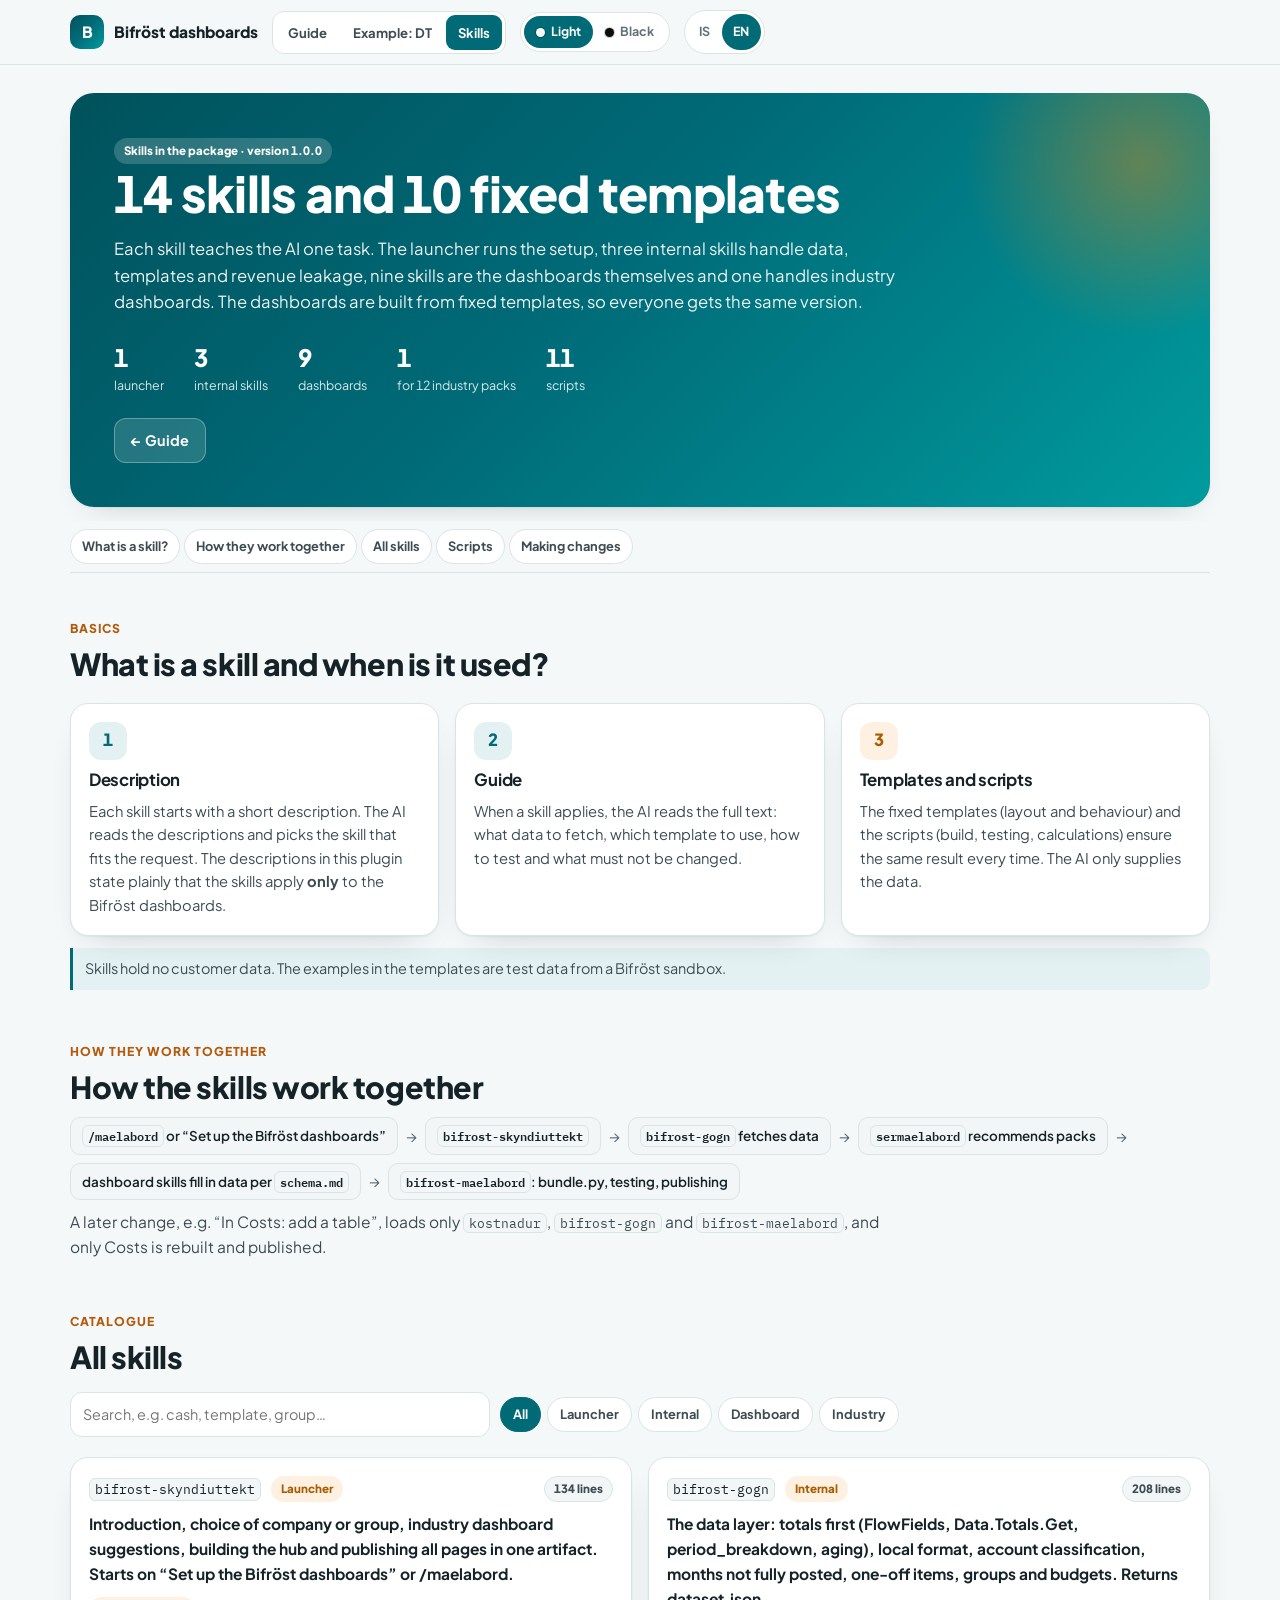
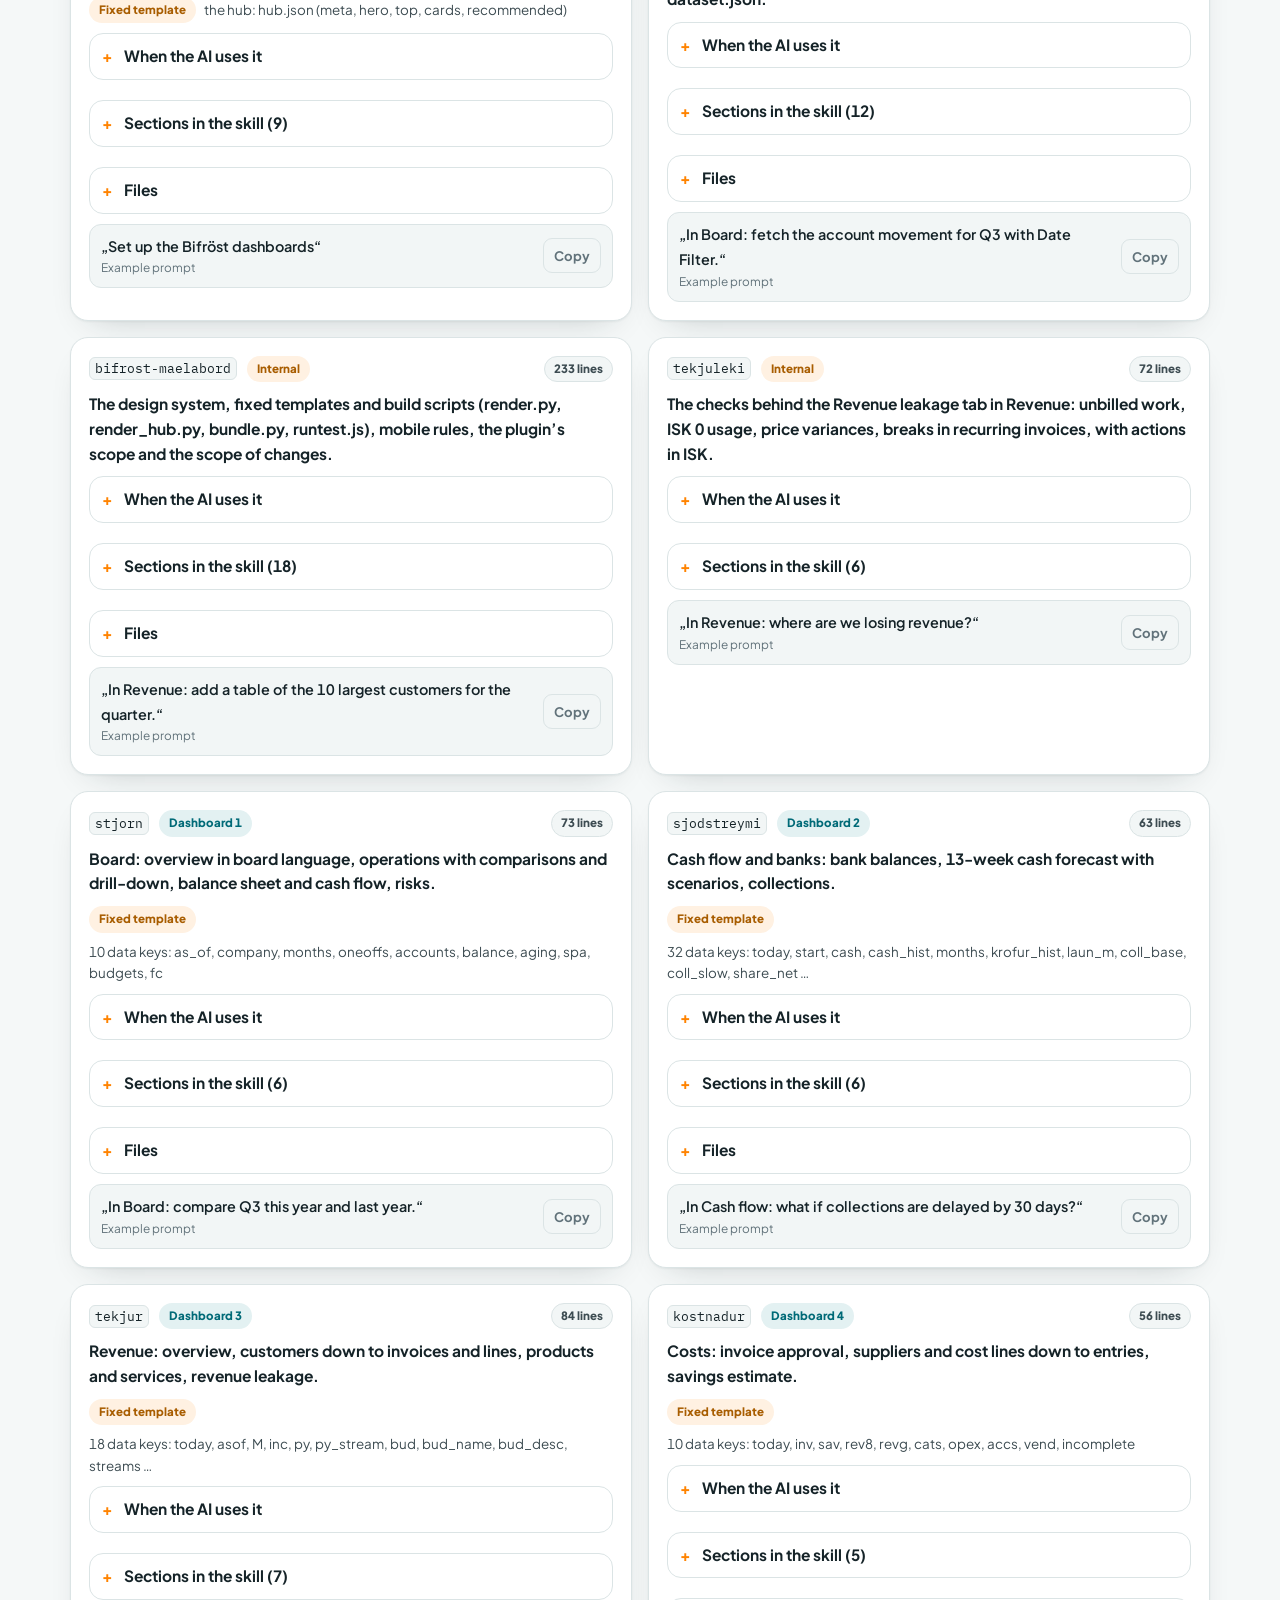
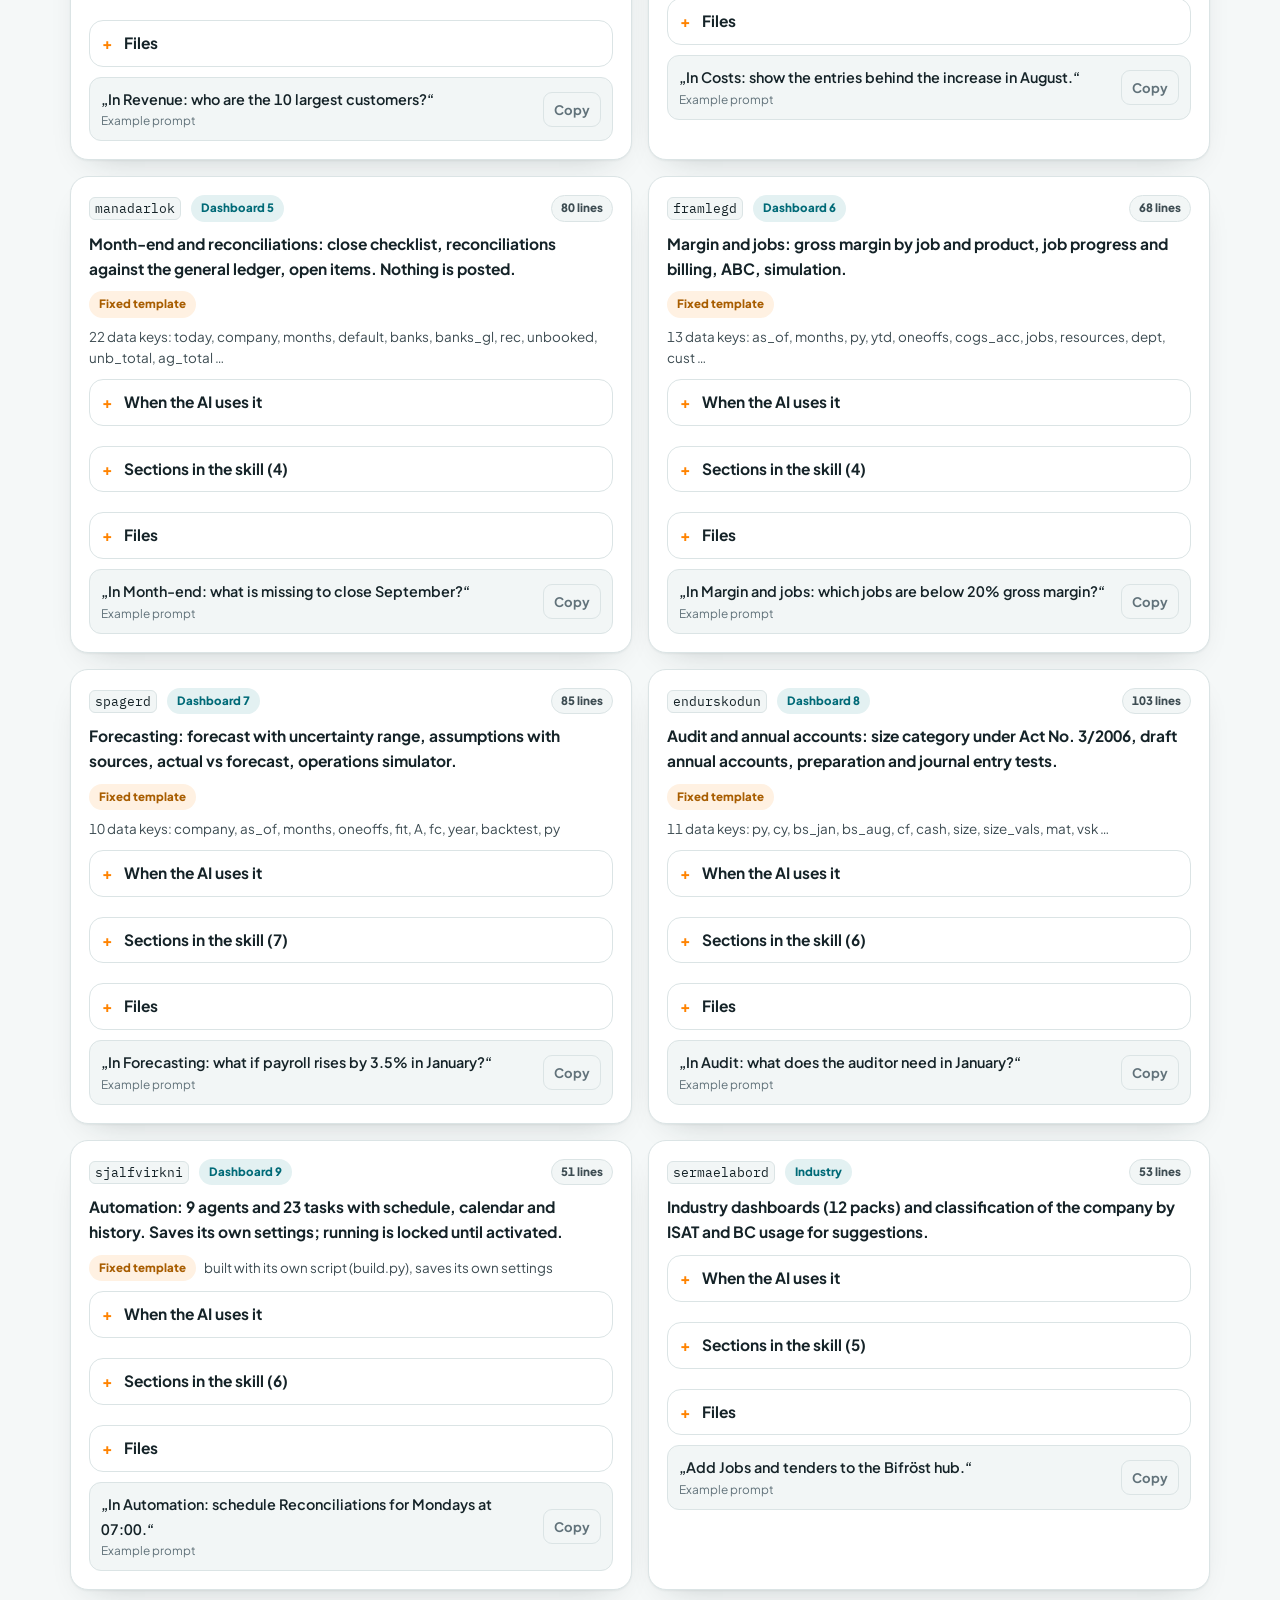
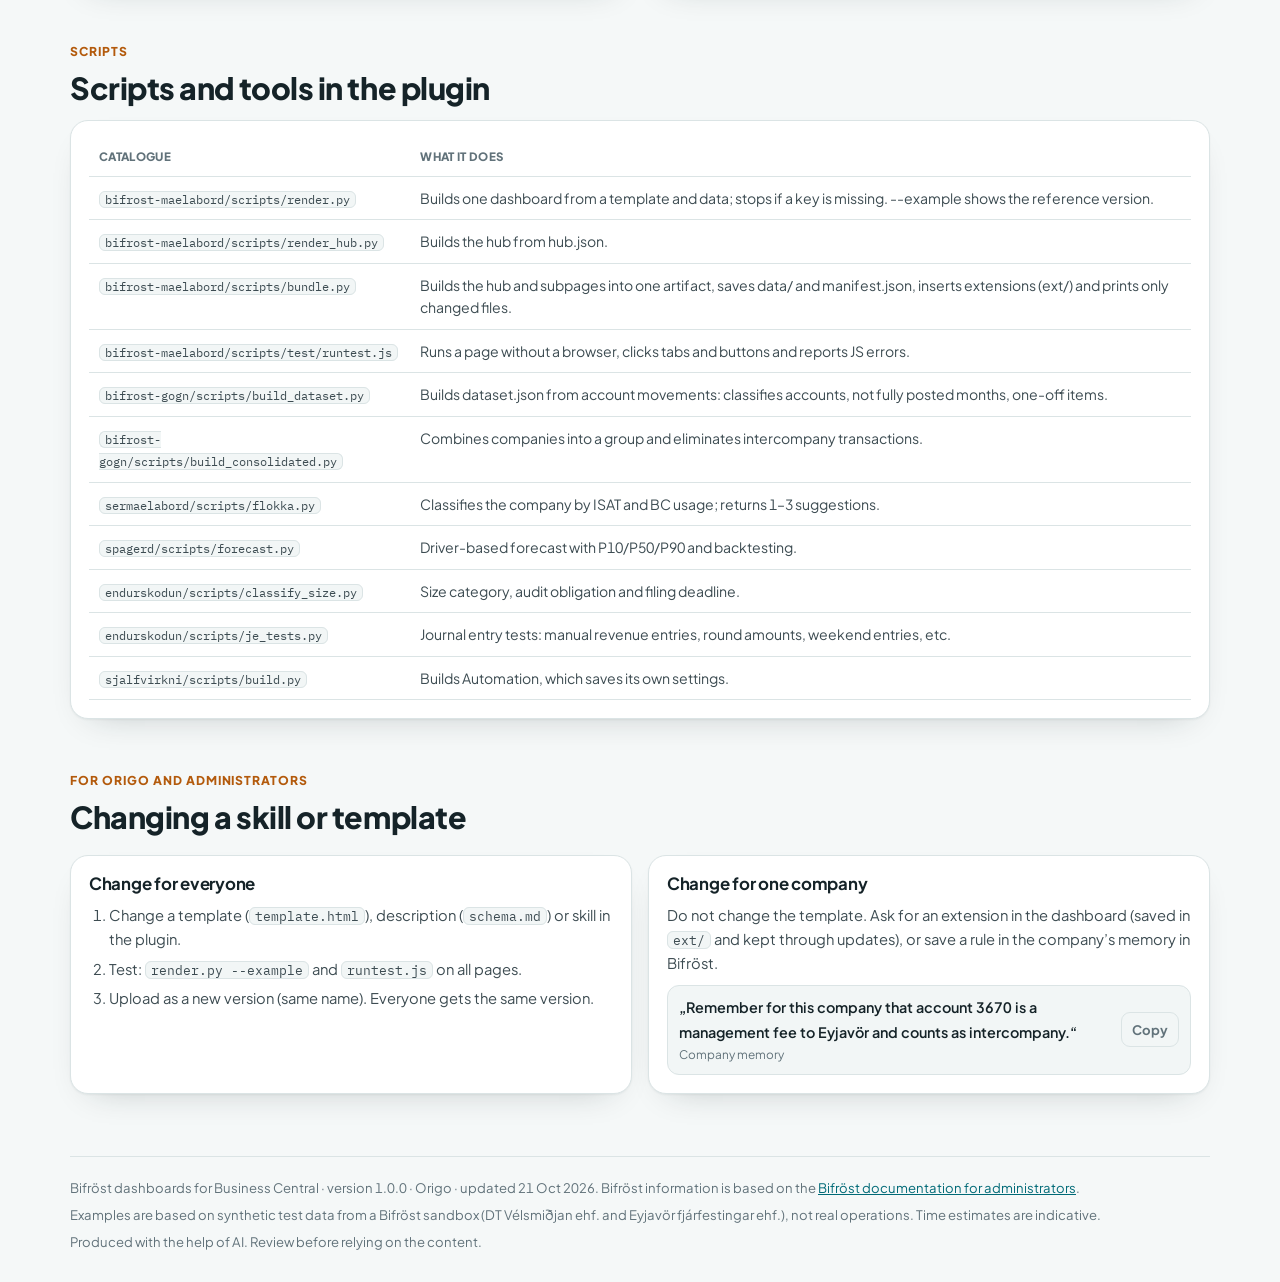
<file: skills.html>
<!doctype html>
<html lang="is">
<head>
<meta charset="utf-8">
<meta name="viewport" content="width=device-width,initial-scale=1,viewport-fit=cover">
<title>Bifröst mælaborð · skills</title>
<meta name="description" content="Skillin 14 og föstu sniðmátin í Bifröst mælaborðum 1.0: hlutverk, hvenær þau eru notuð, kaflar, skrár og dæmi um skipanir.">
<script>(function(){var t="light";try{t=localStorage.getItem("bf-guide-theme2")||"light"}catch(e){}document.documentElement.setAttribute("data-g",t)})()</script>
<link rel="preconnect" href="https://fonts.googleapis.com">
<link rel="stylesheet" href="https://fonts.googleapis.com/css2?family=Plus+Jakarta+Sans:wght@400;500;600;700;800&family=IBM+Plex+Sans:wght@400;600;700&family=IBM+Plex+Mono:wght@400;500;600&subset=latin,latin-ext&display=swap">
<style>
:root{
  --o-teal:#006A77;--o-teal2:#009B9E;--o-orange:#FF8300;--o-copper:#B35A0C;--o-slate:#6B7680;--o-dark:#303A47;
  --bg:#f5f8f8;--bg2:#eef3f3;--panel:#ffffff;--panel2:#f2f6f6;--ink:#152328;--ink2:#3d4c52;--muted:#61727a;--line:#dbe4e5;
  --brand:var(--o-teal);--brand2:var(--o-teal2);--accent:var(--o-orange);--acc-ink:#1b1206;--ok:#2f7d5b;--warn:#a85d00;--bad:#b4432b;
  --link:#006A77;--soft:#e3f1f2;--soft-o:#fff1e2;
  --hero:linear-gradient(135deg,#00525c 0%,#006A77 45%,#009B9E 100%);
  --shadow:0 1px 2px rgba(21,35,40,.05),0 14px 34px -22px rgba(21,35,40,.3);
  --r:18px;--f:"TT Norms","Plus Jakarta Sans",system-ui,-apple-system,"Segoe UI",sans-serif;--mono:"IBM Plex Mono",ui-monospace,Menlo,monospace;
  color-scheme:light;
}
:root[data-g="black"]{--bg:#0a0b0c;--bg2:#101214;--panel:#15181a;--panel2:#1c2023;--ink:#f3f3f2;--ink2:#d2d4d4;--muted:#9a9fa3;--line:rgba(255,255,255,.1);
  --ok:#7fc8a9;--warn:#ffb15c;--bad:#ff8a6b;--link:#5fd0d2;--soft:rgba(0,155,158,.16);--soft-o:rgba(255,131,0,.14);
  --hero:linear-gradient(135deg,#0f1f22 0%,#00525c 60%,#006A77 100%);--shadow:0 1px 0 rgba(255,255,255,.04) inset,0 24px 48px -30px rgba(0,0,0,.8);color-scheme:dark}
*{box-sizing:border-box}
html{scroll-behavior:smooth;scroll-padding-top:84px}
body{margin:0;background:var(--bg);color:var(--ink);font:15.5px/1.6 var(--f);-webkit-font-smoothing:antialiased;font-variant-numeric:tabular-nums}
a{color:var(--link)}
h1,h2,h3,h4{margin:0;line-height:1.2;letter-spacing:-.015em;text-wrap:balance}
h2{font-size:clamp(1.4rem,3vw,1.9rem);font-weight:800}
h3{font-size:1.05rem;font-weight:700}
h4{font-size:.8rem;text-transform:uppercase;letter-spacing:.06em;color:var(--muted);font-weight:800}
p{margin:0}
code,.mono{font-family:var(--mono);font-size:.86em;background:var(--panel2);border:1px solid var(--line);border-radius:6px;padding:0 5px}
.wrap{max-width:1180px;margin:0 auto;padding:0 20px}
.top{position:sticky;top:0;z-index:20;backdrop-filter:blur(10px);background:color-mix(in srgb,var(--bg) 86%,transparent);border-bottom:1px solid var(--line)}
.top .wrap{display:flex;align-items:center;gap:14px;min-height:64px;flex-wrap:wrap;padding-block:8px}
.logo{display:flex;align-items:center;gap:10px;font-weight:800;text-decoration:none;color:var(--ink)}
.mark{width:34px;height:34px;border-radius:10px;background:var(--hero);display:grid;place-items:center;color:#fff;font-weight:800}
.nav{display:flex;gap:2px;flex-wrap:wrap;margin-left:auto}
.nav a{color:var(--ink2);text-decoration:none;font-size:.82rem;font-weight:600;padding:6px 9px;border-radius:999px;white-space:nowrap}
.nav a:hover,.nav a.on{background:var(--soft);color:var(--ink)}
.nav a.ext{border:1px solid var(--line)}
.tg{display:inline-flex;background:var(--panel);border:1px solid var(--line);border-radius:999px;padding:3px}
.tg button{font:inherit;font-size:.78rem;font-weight:700;border:0;background:none;color:var(--muted);padding:6px 12px;border-radius:999px;cursor:pointer;display:inline-flex;gap:6px;align-items:center}
.tg button[aria-pressed="true"]{background:var(--brand);color:#fff}
.tg i{width:9px;height:9px;border-radius:50%;display:inline-block;box-shadow:0 0 0 1px rgba(0,0,0,.2)}
@media (min-width:1101px){.top .wrap{flex-wrap:nowrap}.nav{flex-wrap:nowrap}}
@media (max-width:1100px){.nav{order:3;width:100%;margin-left:0;overflow-x:auto;flex-wrap:nowrap}}
.hero{margin:28px 0 8px;border-radius:24px;background:var(--hero);padding:clamp(22px,4vw,44px);position:relative;overflow:hidden;box-shadow:var(--shadow);color:#fff}
.hero::after{content:"";position:absolute;right:-120px;top:-120px;width:380px;height:380px;border-radius:50%;background:radial-gradient(circle,rgba(255,131,0,.38),transparent 65%)}
.hero>*{position:relative;z-index:1}
.hero h1{font-size:clamp(2rem,5vw,3.1rem);font-weight:800;max-width:22ch}
.hero p{color:rgba(255,255,255,.93);max-width:68ch;margin-top:12px;font-size:1.04rem}
.hero .row{display:flex;flex-wrap:wrap;gap:10px 30px;margin-top:22px}
.hero .row div{display:grid}.hero .row b{font-size:1.5rem;font-weight:800}.hero .row span{font-size:.78rem;opacity:.85}
.cta{display:flex;gap:10px;flex-wrap:wrap;margin-top:22px}
.btn{font:inherit;font-weight:700;font-size:.9rem;border-radius:12px;padding:10px 16px;border:1px solid transparent;cursor:pointer;text-decoration:none;display:inline-flex;align-items:center;gap:8px}
.btn.or{background:var(--accent);color:var(--acc-ink)}.btn.gh{background:rgba(255,255,255,.14);color:#fff;border-color:rgba(255,255,255,.3)}
.btn.sm{padding:6px 10px;font-size:.78rem;border-radius:9px}.btn.ln{background:var(--panel2);color:var(--ink);border-color:var(--line)}
.btn:focus-visible,.nav a:focus-visible,.tg button:focus-visible,summary:focus-visible{outline:2px solid var(--accent);outline-offset:2px}
.pill{display:inline-block;font-size:.72rem;font-weight:800;padding:3px 9px;border-radius:999px;white-space:nowrap;background:var(--panel2);color:var(--ink2);border:1px solid var(--line)}
.pill.t{background:var(--soft);color:var(--brand);border-color:transparent}.pill.o{background:var(--soft-o);color:var(--warn);border-color:transparent}
.hero .pill.o{background:rgba(255,255,255,.18);color:#fff}
section.s{padding:46px 0 6px}
.kick{font-size:.76rem;font-weight:800;letter-spacing:.08em;text-transform:uppercase;color:var(--o-copper);margin-bottom:8px}
:root[data-g="black"] .kick{color:var(--accent)}
.lead{color:var(--ink2);max-width:74ch;margin-top:10px}
.grid{display:grid;gap:16px;margin-top:20px}
.g2{grid-template-columns:repeat(2,minmax(0,1fr))}.g3{grid-template-columns:repeat(3,minmax(0,1fr))}.g4{grid-template-columns:repeat(4,minmax(0,1fr))}
@media (max-width:980px){.g4{grid-template-columns:repeat(2,minmax(0,1fr))}.g3{grid-template-columns:repeat(2,minmax(0,1fr))}}
@media (max-width:640px){.g2,.g3,.g4{grid-template-columns:minmax(0,1fr)}}
.card{background:var(--panel);border:1px solid var(--line);border-radius:var(--r);padding:18px;box-shadow:var(--shadow);min-width:0;display:grid;gap:10px;align-content:start}
.card p,.card li{color:var(--ink2);font-size:.92rem}
.card ul,.card ol{margin:0;padding-left:20px;display:grid;gap:5px}
.ico{width:38px;height:38px;border-radius:12px;display:grid;place-items:center;font-size:1.05rem;background:var(--soft);color:var(--brand);font-weight:800}
.ico.or{background:var(--soft-o);color:var(--warn)}
.steps{counter-reset:s;display:grid;gap:12px;margin-top:20px}
.step{display:grid;grid-template-columns:auto minmax(0,1fr) auto;gap:14px;align-items:start;background:var(--panel);border:1px solid var(--line);border-radius:16px;padding:14px 16px}
.step::before{counter-increment:s;content:counter(s);width:34px;height:34px;border-radius:50%;display:grid;place-items:center;background:var(--brand);color:#fff;font-weight:800}
.step b{display:block}.step p{color:var(--ink2);font-size:.9rem;margin-top:2px}
.time{font-family:var(--mono);font-size:.78rem;color:var(--warn);white-space:nowrap;padding-top:6px}
@media (max-width:560px){.step{grid-template-columns:auto minmax(0,1fr)}.time{grid-column:2;padding-top:0}}
.tl{display:flex;height:16px;border-radius:999px;overflow:hidden;gap:2px;margin-top:8px}.tl span{display:block;height:100%}
.tlg{display:flex;flex-wrap:wrap;gap:6px 16px;font-size:.8rem;color:var(--muted);margin-top:8px}.tlg i{display:inline-block;width:10px;height:10px;border-radius:3px;margin-right:6px;vertical-align:-1px}
.scroll{overflow-x:auto}
table{width:100%;border-collapse:separate;border-spacing:0;font-size:.88rem}
th{text-align:left;font-size:.72rem;color:var(--muted);font-weight:800;letter-spacing:.03em;text-transform:uppercase;padding:9px 10px;border-bottom:1px solid var(--line);white-space:nowrap}
td{padding:10px;border-bottom:1px solid var(--line);vertical-align:top;color:var(--ink2)}
td b{color:var(--ink)} td.n,th.n{text-align:right;font-family:var(--mono);white-space:nowrap}
tr.sum td{font-weight:800;color:var(--ink);background:var(--panel2)}
.note{border-left:3px solid var(--accent);padding:9px 12px;background:var(--soft-o);border-radius:0 10px 10px 0;color:var(--ink2);font-size:.9rem;margin-top:14px}
.tip{border-left:3px solid var(--brand);padding:9px 12px;background:var(--soft);border-radius:0 10px 10px 0;color:var(--ink2);font-size:.9rem;margin-top:12px}
/* dashboard detail cards */
.db{background:var(--panel);border:1px solid var(--line);border-radius:20px;box-shadow:var(--shadow);overflow:hidden;margin-top:18px}
.db-h{display:flex;gap:14px;align-items:center;flex-wrap:wrap;padding:16px 18px;border-bottom:1px solid var(--line);background:linear-gradient(90deg,var(--soft),transparent)}
.db-h .num{width:36px;height:36px;border-radius:10px;background:var(--brand);color:#fff;display:grid;place-items:center;font-weight:800}
.db-h h3{font-size:1.15rem}.db-h p{color:var(--ink2);font-size:.9rem}
.db-b{display:grid;grid-template-columns:minmax(0,1.25fr) minmax(0,1fr);gap:0}
@media (max-width:900px){.db-b{grid-template-columns:minmax(0,1fr)}}
.db-b>div{padding:16px 18px;display:grid;gap:12px;align-content:start;min-width:0}
.db-b>div+div{border-left:1px solid var(--line)}
@media (max-width:900px){.db-b>div+div{border-left:0;border-top:1px solid var(--line)}}
.tabs-l{display:grid;gap:8px}.tabs-l div{display:grid;grid-template-columns:8.5rem minmax(0,1fr);gap:10px;font-size:.9rem}
.tabs-l b{color:var(--ink)}.tabs-l span{color:var(--ink2)}
@media (max-width:520px){.tabs-l div{grid-template-columns:minmax(0,1fr)}}
.kpis{display:grid;grid-template-columns:repeat(2,minmax(0,1fr));gap:8px}
.kpis div{background:var(--panel2);border:1px solid var(--line);border-radius:12px;padding:10px;display:grid;gap:2px;min-width:0}
.kpis span{font-size:.72rem;color:var(--muted);font-weight:700}.kpis b{font-size:1.15rem;letter-spacing:-.02em}.kpis em{font-style:normal;font-size:.76rem;color:var(--ink2)}
.ex{display:grid;gap:8px}
.pq{display:grid;grid-template-columns:minmax(0,1fr) auto;gap:10px;align-items:center;background:var(--panel2);border:1px solid var(--line);border-radius:12px;padding:9px 11px}
.pq q{quotes:"„" "“";font-weight:600;color:var(--ink);font-size:.9rem}.pq small{display:block;color:var(--muted);font-size:.74rem;margin-top:1px}
.pq.sam{border-style:dashed;border-color:var(--brand)}
.vs{display:grid;grid-template-columns:repeat(2,minmax(0,1fr));gap:12px;margin-top:14px}
.vs>div{border-radius:12px;padding:12px;border:1px solid var(--line);background:var(--panel)}
.vs .bad{box-shadow:inset 3px 0 0 var(--bad)}.vs .good{box-shadow:inset 3px 0 0 var(--ok)}
.vs h4{margin:0 0 6px}.vs .bad h4{color:var(--bad)}.vs .good h4{color:var(--ok)}
@media (max-width:640px){.vs{grid-template-columns:minmax(0,1fr)}}
/* layered diagram */
.layers{display:grid;gap:10px;margin-top:16px}
.layer{display:grid;grid-template-columns:auto minmax(0,1fr) auto;gap:14px;align-items:center;border-radius:14px;padding:14px 16px;border:1px solid var(--line);background:var(--panel)}
.layer .lv{width:42px;height:42px;border-radius:12px;display:grid;place-items:center;font-weight:800;color:#fff}
.layer b{display:block}.layer p{color:var(--ink2);font-size:.88rem}
.layer .who{font-size:.76rem;color:var(--muted);text-align:right;max-width:16rem}
@media (max-width:640px){.layer{grid-template-columns:auto minmax(0,1fr)}.layer .who{grid-column:2;text-align:left}}
.flow{display:flex;flex-wrap:wrap;gap:8px;align-items:center;margin-top:12px}
.flow span{background:var(--panel2);border:1px solid var(--line);border-radius:10px;padding:7px 11px;font-size:.84rem;font-weight:600}
.flow i{color:var(--muted);font-style:normal}
/* demo */
.demo{margin-top:20px;border-radius:22px;border:1px solid var(--line);background:#f7f6f2;color:#1c1b18;padding:18px;box-shadow:var(--shadow);display:grid;gap:14px}
.demo .dh{display:flex;flex-wrap:wrap;gap:10px;align-items:center;justify-content:space-between}
.demo .dlogo{display:flex;gap:10px;align-items:center}.demo .dlogo span{width:36px;height:36px;border-radius:10px;background:linear-gradient(135deg,#1f4a41,#33796a);color:#fff;display:grid;place-items:center;font-weight:800}
.demo .eb{font-size:.74rem;color:#6e6e70;font-weight:600}.demo h3{font-size:1.25rem}
.seg{display:inline-flex;background:#f0eee8;border:1px solid #e2dfd6;border-radius:10px;padding:3px;gap:2px;flex-wrap:wrap}
.seg button{font:inherit;font-size:.8rem;font-weight:700;border:0;background:none;color:#6e6e70;padding:6px 11px;border-radius:8px;cursor:pointer}
.seg button[aria-pressed="true"]{background:#957f41;color:#fff}
.dhero{border-radius:16px;background:linear-gradient(135deg,#1f4a41 0%,#2b6659 60%,#33796a 100%);color:#fff;padding:16px 18px;display:grid;gap:6px}
.dhero .big{font-size:clamp(1.8rem,4vw,2.4rem);font-weight:800;letter-spacing:-.03em}.dhero small{font-size:.85rem;opacity:.85;margin-left:6px}.dhero p{font-size:.88rem;opacity:.92}
.dk{display:grid;grid-template-columns:repeat(4,minmax(0,1fr));gap:10px}@media (max-width:760px){.dk{grid-template-columns:repeat(2,minmax(0,1fr))}}
.dk div{background:#fff;border:1px solid #e2dfd6;border-radius:14px;padding:12px;display:grid;gap:2px;min-width:0}
.dk span{font-size:.74rem;color:#6e6e70;font-weight:600}.dk b{font-size:1.35rem;letter-spacing:-.02em;white-space:nowrap;overflow:hidden;text-overflow:ellipsis}
.dcard{background:#fff;border:1px solid #e2dfd6;border-radius:14px;padding:14px;display:grid;gap:8px;min-width:0}
.dcard table{font-size:.84rem}.dcard th{color:#6e6e70;border-color:#e2dfd6}.dcard td{color:#46443e;border-color:#efede7}.dcard tr.sum td{background:#f4f2ec;color:#1c1b18}
.dnote{font-size:.78rem;color:#6e6e70}
.dg2{display:grid;grid-template-columns:minmax(0,1.4fr) minmax(0,1fr);gap:12px}@media (max-width:820px){.dg2{grid-template-columns:minmax(0,1fr)}}
.el{display:grid;gap:8px}.el div{display:grid;grid-template-columns:minmax(0,1fr) auto;gap:10px;background:#f4f2ec;border-radius:10px;padding:8px 10px;font-size:.84rem}.el b{font-family:var(--mono)}
details{background:var(--panel);border:1px solid var(--line);border-radius:14px;padding:12px 16px}
details+details{margin-top:10px}
summary{cursor:pointer;font-weight:700;list-style:none}summary::-webkit-details-marker{display:none}
summary::before{content:"+";display:inline-block;width:22px;color:var(--accent);font-weight:800}details[open] summary::before{content:"–"}
details p,details li{color:var(--ink2);font-size:.92rem;margin-top:8px}
.srch{font:inherit;font-size:.9rem;background:var(--panel);color:var(--ink);border:1px solid var(--line);border-radius:12px;padding:10px 12px;width:min(420px,100%)}
.chips{display:flex;flex-wrap:wrap;gap:6px}
.chips button{font:inherit;font-size:.8rem;font-weight:700;border:1px solid var(--line);background:var(--panel);color:var(--ink2);border-radius:999px;padding:6px 12px;cursor:pointer}
.chips button[aria-pressed="true"]{background:var(--brand);color:#fff;border-color:var(--brand)}
.sk{background:var(--panel);border:1px solid var(--line);border-radius:18px;box-shadow:var(--shadow);padding:18px;display:grid;gap:10px;min-width:0}
.sk .h{display:flex;gap:10px;align-items:center;flex-wrap:wrap}
.sk code{font-size:.82rem}
.sk .trig{display:flex;flex-wrap:wrap;gap:6px}.sk .trig span{font-size:.76rem;background:var(--panel2);border:1px solid var(--line);border-radius:999px;padding:2px 9px;color:var(--ink2)}
footer{margin:56px 0 30px;padding-top:20px;border-top:1px solid var(--line);color:var(--muted);font-size:.82rem;display:grid;gap:6px}
.toast{position:fixed;left:50%;bottom:22px;transform:translateX(-50%);background:var(--accent);color:var(--acc-ink);font-weight:800;padding:10px 16px;border-radius:12px;box-shadow:var(--shadow);opacity:0;transition:opacity .2s;pointer-events:none;z-index:50}
.toast.on{opacity:1}
[hidden]{display:none!important}
@media (prefers-reduced-motion:reduce){html{scroll-behavior:auto}*{transition:none!important}}

.mock{margin:0;background:#f7f6f2;color:#1c1b18;border:1px solid #e2dfd6;border-radius:16px;padding:12px;display:grid;gap:9px;box-shadow:0 12px 30px -20px rgba(27,25,21,.45);font-family:"IBM Plex Sans","Plus Jakarta Sans",system-ui,sans-serif;min-width:0;align-content:start}
.mk-top{display:flex;gap:8px;align-items:center}.mk-top div{display:grid;min-width:0}.mk-top small{font-size:.62rem;color:#6e6e70}.mk-top b{font-size:.86rem;white-space:nowrap;overflow:hidden;text-overflow:ellipsis}
.mk-logo{width:26px;height:26px;border-radius:8px;background:linear-gradient(135deg,#1f4a41,#33796a);color:#fff;display:grid;place-items:center;font-size:.62rem;font-weight:800;flex:none}
.mk-dots{margin-left:auto;display:flex;gap:4px}.mk-dots i{width:8px;height:8px;border-radius:50%;background:#957f41}.mk-dots i:nth-child(2){background:#1e1e22}.mk-dots i:nth-child(3){background:#326fa0}.mk-dots i:nth-child(4){background:#6f743f}
.mk-tabs{display:flex;gap:3px;background:#fff;border:1px solid #e2dfd6;border-radius:9px;padding:3px;overflow:hidden}
.mk-tabs span{font-size:.6rem;font-weight:600;color:#6e6e70;padding:4px 7px;border-radius:6px;white-space:nowrap}.mk-tabs span.on{background:#957f41;color:#fff}
.mk-hero{border-radius:11px;background:linear-gradient(135deg,#1f4a41 0%,#2b6659 60%,#33796a 100%);color:#fff;padding:9px 11px;display:grid;gap:1px}
.mk-hero small{font-size:.6rem;opacity:.85}.mk-hero b{font-size:1.25rem;letter-spacing:-.02em}.mk-hero p{font-size:.64rem;opacity:.92;line-height:1.35}
.mk-k{display:grid;grid-template-columns:repeat(4,minmax(0,1fr));gap:5px}
.mk-k div{background:#fff;border:1px solid #e2dfd6;border-radius:8px;padding:5px 6px;display:grid;min-width:0}
.mk-k span{font-size:.54rem;color:#6e6e70;font-weight:600;white-space:nowrap;overflow:hidden;text-overflow:ellipsis}.mk-k b{font-size:.78rem;white-space:nowrap;overflow:hidden;text-overflow:ellipsis}
.mk-b{background:#fff;border:1px solid #e2dfd6;border-radius:10px;padding:8px;display:grid;gap:6px;min-width:0}
.mk-b h5{margin:0;font-size:.66rem;color:#46443e}
svg.mini{width:100%;height:auto;display:block;overflow:visible}
.mhb{display:grid;gap:5px}.mhb div{display:grid;grid-template-columns:minmax(0,7.2rem) minmax(0,1fr) auto;gap:6px;align-items:center;font-size:.62rem;color:#46443e}
.mhb span{white-space:nowrap;overflow:hidden;text-overflow:ellipsis}.mhb i{height:7px;background:#f0eee8;border-radius:9px;overflow:hidden;display:block}.mhb i b{display:block;height:100%;border-radius:9px}
.mhb em{font-style:normal;font-family:"IBM Plex Mono",monospace;font-size:.6rem;white-space:nowrap}
.mstack>div{display:flex;height:10px;border-radius:9px;overflow:hidden;gap:2px}.mstack p{display:flex;flex-wrap:wrap;gap:3px 10px;margin:5px 0 0;font-size:.6rem;color:#6e6e70}.mstack em{font-style:normal}.mstack i{display:inline-block;width:7px;height:7px;border-radius:2px;margin-right:4px}
.mcheck{list-style:none;margin:0;padding:0;display:grid;gap:3px}.mcheck li{display:flex;gap:6px;align-items:center;font-size:.64rem;color:#46443e}
.mcheck b{width:15px;height:15px;border-radius:5px;display:grid;place-items:center;font-size:.6rem;flex:none}.mcheck .ok b{background:#eef0e0;color:#6f743f}.mcheck .no b{background:#f1decf;color:#a35a27}.mcheck .na b{background:#f0eee8;color:#6e6e70}
.mrow{display:grid;grid-template-columns:minmax(0,1fr) auto;gap:6px;font-size:.62rem;color:#46443e;padding:4px 0;border-bottom:1px solid #efede7}.mrow:last-child{border:0}.mrow b{font-family:"IBM Plex Mono",monospace;font-size:.6rem}
.mtag{display:inline-block;font-size:.55rem;font-weight:700;padding:1px 6px;border-radius:9px;background:#f1decf;color:#a35a27}.mtag.g{background:#eef0e0;color:#6f743f}.mtag.y{background:#fbecd3;color:#b87514}
.mcols{display:grid;grid-template-columns:repeat(2,minmax(0,1fr));gap:8px}
.mleg{display:flex;flex-wrap:wrap;gap:3px 10px;font-size:.58rem;color:#6e6e70}.mleg i{display:inline-block;width:10px;height:3px;margin-right:4px;vertical-align:2px}
@media (max-width:420px){.mk-k{grid-template-columns:repeat(2,minmax(0,1fr))}.mhb div{grid-template-columns:minmax(0,5.5rem) minmax(0,1fr) auto}}


.cmpq{display:grid;grid-template-columns:repeat(2,minmax(0,1fr));gap:14px;margin-top:18px}
.cmpq>div{background:var(--panel);border:1px solid var(--line);border-radius:16px;padding:16px;display:grid;gap:6px}
.cmpq .bad{box-shadow:inset 4px 0 0 var(--bad)}.cmpq .good{box-shadow:inset 4px 0 0 var(--ok)}
.cmpq h4{margin:0}.cmpq .bad h4{color:var(--bad)}.cmpq .good h4{color:var(--ok)}
.cmpq p{color:var(--ink2);font-size:.9rem}.cmpq small{color:var(--muted);font-size:.78rem}
.cmpq .bar{height:10px;border-radius:9px;background:var(--panel2);overflow:hidden}.cmpq .bar span{display:block;height:100%;border-radius:9px}
.cmpq .bad .bar span{background:var(--bad)}.cmpq .good .bar span{background:var(--ok)}
@media (max-width:640px){.cmpq{grid-template-columns:minmax(0,1fr)}}
.dtree{display:grid;gap:8px;margin-top:14px}
.dtree>div{display:grid;grid-template-columns:minmax(0,1fr) auto minmax(0,1.2fr);gap:10px;align-items:center}
.dtree .q,.dtree .a{background:var(--panel);border:1px solid var(--line);border-radius:12px;padding:10px 12px;display:grid;gap:2px;font-weight:700;font-size:.9rem}
.dtree .a{border-left:4px solid var(--brand2)}
.dtree small{font-weight:500;color:var(--muted);font-size:.8rem}.dtree i{font-style:normal;color:var(--muted)}
@media (max-width:640px){.dtree>div{grid-template-columns:minmax(0,1fr)}.dtree i{display:none}.dtree .a{margin-left:14px}}
.tips{display:grid;grid-template-columns:repeat(auto-fill,minmax(min(100%,260px),1fr));gap:12px;margin-top:14px}
.tips>div{background:var(--panel);border:1px solid var(--line);border-radius:14px;padding:14px;display:grid;gap:4px;align-content:start}
.tips b{font-size:.94rem}.tips p{color:var(--ink2);font-size:.86rem}

.first{display:grid;grid-template-columns:auto minmax(0,1fr);gap:16px;align-items:start;margin-top:18px;padding:18px 20px;border-radius:20px;border:2px solid var(--accent);background:linear-gradient(135deg,var(--soft-o),var(--panel) 70%);box-shadow:var(--shadow)}
.first-n{width:44px;height:44px;border-radius:50%;background:var(--accent);color:var(--acc-ink);display:grid;place-items:center;font-weight:800;font-size:1.2rem}
.first>div{display:grid;gap:8px;min-width:0}.first-k{font-size:.74rem;font-weight:800;letter-spacing:.06em;text-transform:uppercase;color:var(--o-copper)}
:root[data-g="black"] .first-k{color:var(--accent)}
.first b{font-size:1.05rem}.first p{color:var(--ink2);font-size:.9rem}
.first-cmd{display:flex;gap:10px;align-items:center;flex-wrap:wrap}.first-cmd code{font-size:1.05rem;padding:8px 12px;border-radius:10px;background:var(--panel);font-weight:700}
.btn.or{background:var(--accent);color:var(--acc-ink)}
.first.sm2{margin-top:14px}
@media (max-width:560px){.first{grid-template-columns:minmax(0,1fr)}.first-n{width:36px;height:36px}}

.pipe{display:grid;grid-template-columns:repeat(5,minmax(0,1fr));gap:10px;margin-top:18px;counter-reset:p}
.pipe>div{position:relative;background:var(--panel);border:1px solid var(--line);border-radius:14px;padding:14px 12px;display:grid;gap:4px;align-content:start}
.pipe>div span{width:28px;height:28px;border-radius:50%;background:var(--brand);color:#fff;display:grid;place-items:center;font-weight:800;font-size:.85rem}
.pipe>div:not(:last-child)::after{content:"→";position:absolute;right:-12px;top:18px;color:var(--muted);font-weight:800}
.pipe small{color:var(--ink2);font-size:.82rem}
@media (max-width:900px){.pipe{grid-template-columns:minmax(0,1fr)}.pipe>div::after{display:none}}
.files{display:grid;gap:6px}
.files .f{display:grid;grid-template-columns:minmax(0,1.2fr) minmax(0,1fr) auto;gap:10px;align-items:center;padding:8px 10px;border-radius:10px;border:1px solid var(--line);background:var(--panel2);font-size:.86rem}
.files .f code{background:none;border:0;padding:0}.files .f span{color:var(--muted)}
.files .f em{font-style:normal;font-size:.76rem;font-weight:700;color:var(--muted)}
.files .f.on{border-color:var(--accent);background:var(--soft-o)}.files .f.on em{color:var(--warn)}
@media (max-width:560px){.files .f{grid-template-columns:minmax(0,1fr) auto}.files .f span{display:none}}
html{scroll-padding-top:136px}
.ptabs{display:inline-flex;background:var(--panel);border:1px solid var(--line);border-radius:12px;padding:3px;gap:2px}
.ptabs button,.ptabs a{display:inline-flex;align-items:center;font:inherit;font-size:.82rem;font-weight:700;border:0;background:none;color:var(--ink2);padding:7px 12px;border-radius:9px;cursor:pointer;text-decoration:none;white-space:nowrap}
.ptabs button[aria-selected="true"]{background:var(--brand);color:#fff}
.subnav{position:sticky;top:64px;z-index:15;display:flex;gap:4px;overflow-x:auto;scrollbar-width:none;padding:8px 0;background:var(--bg);margin-top:14px;border-bottom:1px solid var(--line)}
.subnav::-webkit-scrollbar{display:none}
.subnav a{flex:none;font-size:.8rem;font-weight:700;color:var(--ink2);text-decoration:none;padding:6px 11px;border-radius:999px;border:1px solid var(--line);background:var(--panel)}
.subnav a.on,.subnav a:hover{background:var(--soft);color:var(--ink);border-color:transparent}
.hero.dt{background:linear-gradient(135deg,#1f4a41 0%,#2b6659 55%,#33796a 100%)}
.dl{display:grid;grid-template-columns:auto minmax(0,1fr) auto;gap:14px;align-items:center;background:var(--panel);border:1px solid var(--line);border-radius:18px;padding:14px 16px;margin-top:18px;box-shadow:var(--shadow)}
.dl-i{width:44px;height:44px;border-radius:12px;background:var(--accent);color:var(--acc-ink);display:grid;place-items:center;font-size:1.2rem;font-weight:800}
.dl b{display:block;font-family:var(--mono);font-size:.9rem}.dl span{color:var(--muted);font-size:.84rem}
@media (max-width:560px){.dl{grid-template-columns:auto minmax(0,1fr)}.dl .btn{grid-column:1/-1;justify-content:center}}
.opt-h{display:flex;gap:12px;align-items:flex-start}.opt-h p{font-size:.88rem}
ol.st{margin:0;padding-left:20px;display:grid;gap:6px}ol.st li{color:var(--ink2);font-size:.92rem}
.sm{font-size:.82rem!important;color:var(--muted)!important}
.flowv{display:flex;align-items:center;gap:8px;margin-top:16px;flex-wrap:wrap}
.flowv div{flex:1 1 130px;background:var(--panel);border:1px solid var(--line);border-radius:14px;padding:12px;display:grid;gap:2px;text-align:center;justify-items:center}
.flowv span{width:36px;height:36px;border-radius:50%;background:var(--soft);color:var(--brand);display:grid;place-items:center;font-weight:800}
.flowv small{color:var(--muted);font-size:.76rem}.flowv>i{color:var(--muted);font-style:normal}
@media (max-width:640px){.flowv>i{display:none}.flowv div{flex-basis:calc(50% - 8px)}}
.tlx{display:grid;grid-template-columns:repeat(5,minmax(0,1fr));gap:10px;margin-top:18px;counter-reset:t}
.tlx div{position:relative;background:var(--panel);border:1px solid var(--line);border-radius:14px;padding:30px 12px 12px;display:grid;gap:2px;align-content:start}
.tlx div::before{counter-increment:t;content:counter(t);position:absolute;top:-12px;left:12px;width:26px;height:26px;border-radius:50%;background:var(--brand);color:#fff;display:grid;place-items:center;font-weight:800;font-size:.8rem}
.tlx small{font-family:var(--mono);font-size:.74rem;color:var(--warn)}.tlx p{font-size:.84rem;color:var(--ink2)}
@media (max-width:900px){.tlx{grid-template-columns:repeat(2,minmax(0,1fr));row-gap:22px}}
.db-v{background:var(--bg2)}.cap{font-size:.78rem;color:var(--muted)}
.rd{font-size:.9rem;color:var(--ink2)}
.ov{margin:-4px -4px 4px}
.h3s{margin-top:30px;font-size:1.2rem}
.pks{display:grid;grid-template-columns:repeat(auto-fill,minmax(min(100%,260px),1fr));gap:12px;margin-top:16px}
.pk{background:var(--panel);border:1px solid var(--line);border-radius:16px;padding:14px;display:grid;gap:8px;align-content:start}
.pk-h{display:flex;gap:10px;align-items:center}.pk-h div{display:grid}.pk-h small{font-size:.74rem;color:var(--muted)}
.pk-i{width:36px;height:36px;border-radius:10px;background:var(--soft);color:var(--brand);display:grid;place-items:center;font-size:1.05rem;flex:none}
.pk p{font-size:.84rem;color:var(--ink2)}.pk.rec{border:2px solid var(--accent);background:linear-gradient(180deg,var(--soft-o),var(--panel) 60%)}.pk-g{font-size:.74rem;color:var(--muted)}
.chipsx{display:flex;flex-wrap:wrap;gap:4px}.chipsx span{font-size:.72rem;background:var(--soft-o);color:var(--ink2);border-radius:999px;padding:2px 8px}
.ac{align-items:center}
.phone{justify-self:center;width:250px;border-radius:34px;background:#1c1b18;padding:10px;box-shadow:var(--shadow)}
.ph-s{background:#f7f6f2;border-radius:26px;overflow:hidden;display:grid;gap:8px;padding:12px 10px 0;color:#1c1b18}
.ph-top{display:flex;justify-content:space-between;font-size:.7rem;font-weight:700}.ph-top span{color:#957f41;letter-spacing:2px}
.ph-hero{border-radius:12px;background:linear-gradient(135deg,#1f4a41,#33796a);color:#fff;padding:10px;display:grid}.ph-hero small{font-size:.6rem;opacity:.85}.ph-hero b{font-size:1.4rem}
.ph-k{display:grid;grid-template-columns:1fr 1fr;gap:5px}.ph-k div{background:#fff;border:1px solid #e2dfd6;border-radius:8px;padding:5px 7px;display:grid}.ph-k span{font-size:.55rem;color:#6e6e70}.ph-k b{font-size:.82rem}
.ph-c{background:#fff;border:1px solid #e2dfd6;border-radius:10px;padding:6px}
.ph-tabs{display:grid;grid-template-columns:repeat(3,1fr);gap:3px;background:#fff;border-top:1px solid #e2dfd6;margin:0 -10px;padding:6px 6px 12px}
.ph-tabs span{font-size:.6rem;font-weight:700;text-align:center;padding:7px 2px;border-radius:8px;color:#6e6e70}.ph-tabs span.on{background:#957f41;color:#fff}
table.m-cards small{color:var(--muted)}
ul.hl{list-style:none;margin:0;padding:0;display:grid;gap:9px}ul.hl li{display:grid;gap:1px;font-size:.88rem}ul.hl li span{color:var(--ink2);font-size:.84rem}ul.hl .pill{font-size:.64rem;padding:1px 7px}
.funnel{display:grid;gap:6px;justify-items:center;margin-top:18px}
.funnel div{width:var(--w);min-width:min(100%,260px);background:var(--panel);border:1px solid var(--line);border-left:4px solid var(--brand2);border-radius:12px;padding:9px 14px;display:flex;justify-content:space-between;gap:10px;flex-wrap:wrap}
.funnel div span{color:var(--muted);font-size:.84rem}.funnel div.end{border-left-color:var(--accent);background:var(--soft-o)}
@media (max-width:640px){.funnel div{width:100%}}
.org{display:grid;grid-template-columns:minmax(0,1fr) minmax(0,1fr);gap:8px 16px;margin-top:16px;align-items:center}
.org div{background:var(--panel);border:1px solid var(--line);border-radius:14px;padding:12px 14px;display:grid}.org span{font-size:.82rem;color:var(--muted)}
.o-top{grid-column:1;border-top:3px solid var(--brand2)!important}.org>i{grid-column:1;justify-self:center;font-style:normal;font-weight:800;color:var(--brand)}
.o-mid{grid-column:1;border-top:3px solid #957f41!important}.o-side{grid-column:2;grid-row:3;border-style:dashed!important}
@media (max-width:640px){.org{grid-template-columns:minmax(0,1fr)}.o-side{grid-column:1;grid-row:auto}}
.demo .mini{max-height:240px}
.finds{display:grid;gap:10px}.finds div{display:grid;grid-template-columns:auto minmax(0,1fr);gap:10px;align-items:start}.finds p{font-size:.88rem}
.lks{display:grid;gap:8px}.lk{display:grid;grid-template-columns:auto minmax(0,1fr) auto;gap:10px;align-items:start;padding:9px 0;border-bottom:1px solid var(--line)}.lk:last-child{border:0}
.lk p{font-size:.82rem;color:var(--ink2)}.lk small{font-size:.76rem;color:var(--muted)}.lk em,.mrow2 em{font-style:normal;font-family:var(--mono);font-weight:700;white-space:nowrap;font-size:.86rem}
@media (max-width:560px){.lk{grid-template-columns:minmax(0,1fr) auto}.lk .pill{grid-column:1/-1;justify-self:start}}
.mrow2{display:grid;grid-template-columns:minmax(0,1fr) auto;gap:10px;padding:8px 0;border-bottom:1px solid var(--line)}.mrow2:last-of-type{border:0}.mrow2 span{display:grid}.mrow2 small{font-size:.8rem;color:var(--muted)}
.agxs{display:grid;grid-template-columns:repeat(auto-fill,minmax(min(100%,300px),1fr));gap:12px;margin-top:16px}
.agx{background:var(--panel);border:1px solid var(--line);border-radius:16px;padding:14px;display:grid;gap:6px;align-content:start}
.agx-h{display:flex;justify-content:space-between;gap:8px;align-items:center}.agx p{font-size:.88rem;color:var(--ink2)}.agx small{font-size:.76rem;color:var(--muted)}
:root[data-g="black"] .mhb em,:root[data-g="black"] .card .mhb span{color:var(--ink2)}
:root[data-g="black"] .card .mhb i{background:rgba(255,255,255,.08)}
.card .mhb div{font-size:.8rem;color:var(--ink2);grid-template-columns:minmax(0,11rem) minmax(0,1fr) auto}.card .mhb em{font-size:.76rem}.card .mhb i{height:9px}
@media (max-width:560px){.card .mhb div{grid-template-columns:minmax(0,1fr) auto}.card .mhb i{grid-column:1/-1;grid-row:2}}
/* Sími */
@media (max-width:640px){
  .wrap{padding:0 14px}
  .top .wrap{gap:8px}
  .logo{font-size:.9rem}
  .hero{margin-top:14px;border-radius:18px}
  .hero h1{font-size:1.65rem}
  .hero .row b{font-size:1.15rem}
  section.s{padding-top:34px}
  .scroll{margin-inline:-6px}
  table.m-cards thead{display:none}
  table.m-cards,table.m-cards tbody,table.m-cards tr,table.m-cards td{display:block;width:100%}
  table.m-cards tr{border:1px solid var(--line);border-radius:12px;padding:8px 10px;margin-bottom:8px;background:var(--panel2)}
  table.m-cards td{border:0;padding:3px 0;display:grid;grid-template-columns:7rem minmax(0,1fr);gap:10px;text-align:left}
  table.m-cards td.n{text-align:left}
  table.m-cards td::before{content:attr(data-label);color:var(--muted);font-size:.72rem;font-weight:700;padding-top:2px}
  table.m-cards td:first-child{display:block;text-align:left;font-size:.95rem}
  table.m-cards td:first-child::before{content:none}
  table.m-cards tr.sum td{background:none}
  .btn,.tg button,.ptabs button,.ptabs a,.chips button{min-height:44px}
  .subnav{top:108px}
  .top .wrap{flex-wrap:wrap;min-height:0;padding-block:8px}
  .tg{order:2;margin-left:auto}.tg button{padding:6px 9px;min-height:36px}.tg button{font-size:0;gap:0}.tg i{width:14px;height:14px}
  .ptabs{order:3;width:100%;display:grid;grid-template-columns:repeat(3,1fr)}.ptabs button,.ptabs a{justify-content:center;padding:7px 6px;min-height:40px}
  html{scroll-padding-top:170px}
}

.sk{background:var(--panel);border:1px solid var(--line);border-radius:18px;box-shadow:var(--shadow);padding:18px;display:grid;gap:10px;min-width:0;align-content:start}
.sk .h{display:flex;gap:10px;align-items:center;flex-wrap:wrap}.sk details{padding:10px 12px}
.tplb{display:flex;gap:8px;align-items:center;flex-wrap:wrap;font-size:.84rem;color:var(--ink2)}
.fg{display:grid;grid-template-columns:5.5rem minmax(0,1fr);gap:8px;font-size:.84rem;margin-top:6px}.fg span{font-family:var(--mono);font-size:.78rem;color:var(--ink2)}
ul.hl2{margin:8px 0 0;padding-left:18px;display:grid;gap:3px;font-size:.86rem;color:var(--ink2)}
</style>
</head>
<body>
<header class="top"><div class="wrap">
  <a class="logo" href="index.html" data-tr="0"><span class="mark">B</span><span>Bifröst mælaborð</span></a>
  <div class="ptabs" role="tablist" aria-label="Síður" data-tra="0"><a href="index.html" data-tr="1">Leiðbeiningar</a><a href="leidbeiningar.html#dt" data-tr="2">Sýnidæmi: DT</a><button role="tab" type="button" aria-selected="true" data-tr="3">Skills</button></div>
  <div class="tg" role="group" aria-label="Litaþema" data-tra="1"><button type="button" data-t="light" aria-label="Ljóst þema" data-tra="2" data-tr="4"><i style="background:#f5f8f8"></i>Ljóst</button><button type="button" data-t="black" aria-label="Svart þema" data-tra="3" data-tr="5"><i style="background:#0a0b0c"></i>Svart</button></div><!--i18n:start--><div class="lang-sw" role="group" aria-label="Tungumál · Language"><button type="button" data-l="is" lang="is" title="Íslenska">IS</button><button type="button" data-l="en" lang="en" title="English">EN</button></div><!--i18n:end--></div></header>
<main class="wrap">

  <section class="hero" id="upphaf"><span class="pill o" data-tr="6">Skills í pakkanum · útgáfa 1.0.0</span><h1 data-tr="7">14 skills og 10 föst sniðmát</h1>
    <p data-tr="8">Hvert skill kennir gervigreindinni eitt verk. Ræsirinn stýrir uppsetningunni, þrjú innri skill sjá um gögn, sniðmát og tekjuleka, níu skill eru mælaborðin sjálf og eitt sér um sérmælaborð eftir atvinnugrein. Mælaborðin eru smíðuð úr föstum sniðmátum, svo allir fá sömu útgáfu.</p>
    <div class="row"><div data-tr="9"><b>1</b><span>ræsir</span></div><div data-tr="10"><b>3</b><span>innri skill</span></div><div data-tr="11"><b>9</b><span>mælaborð</span></div><div data-tr="12"><b>1</b><span>fyrir 12 atvinnugreinapakka</span></div><div data-tr="13"><b>11</b><span>skriftur</span></div></div>
    <div class="cta" data-tr="14"><a class="btn gh" href="index.html">← Leiðbeiningar</a></div></section>
  <nav class="subnav" aria-label="Kaflar" data-tra="4" data-tr="15"><a href="#hvad">Hvað er skill?</a><a href="#samspil">Samspil</a><a href="#oll">Öll skills</a><a href="#tol">Skriftur</a><a href="#breyta">Að breyta</a></nav>
  <section class="s" id="hvad"><div class="kick" data-tr="16">Grunnatriði</div><h2 data-tr="17">Hvað er skill og hvenær er það notað?</h2>
    <div class="grid g3">
      <div class="card"><div class="ico">1</div><h3 data-tr="18">Lýsing</h3><p data-tr="19">Hvert skill byrjar á stuttri lýsingu. Gervigreindin les lýsingarnar og velur skill sem passar beiðninni. Lýsingar þessa plugins segja berum orðum að skillin eigi <b>aðeins</b> við Bifröst-mælaborðin.</p></div>
      <div class="card"><div class="ico">2</div><h3 data-tr="20">Leiðbeiningar</h3><p data-tr="21">Þegar skill á við les gervigreindin allan textann: hvaða gögn á að sækja, hvaða sniðmát á að nota, hvernig á að prófa og hvað má ekki breyta.</p></div>
      <div class="card"><div class="ico or">3</div><h3 data-tr="22">Sniðmát og skriftur</h3><p data-tr="23">Föstu sniðmátin (útlit og virkni) og skrifturnar (smíði, prófun, útreikningar) tryggja sama útkomu í hvert sinn. Gervigreindin skilar aðeins gögnum.</p></div>
    </div>
    <div class="tip" data-tr="24">Skills geyma engin gögn viðskiptavina. Sýnidæmin í sniðmátunum eru prófunargögn úr Bifröst-sandkassa.</div></section>
  <section class="s" id="samspil"><div class="kick" data-tr="25">Samspil</div><h2 data-tr="26">Hvernig skillin vinna saman</h2>
    <div class="flow" data-tr="27"><span><code>/maelabord</code> eða „Settu upp Bifröst-mælaborðin“</span><i>→</i><span><code>bifrost-skyndiuttekt</code></span><i>→</i><span><code>bifrost-gogn</code> sækir gögn</span><i>→</i><span><code>sermaelabord</code> mælir með pökkum</span><i>→</i><span>mælaborðaskill fylla gögn eftir <code>schema.md</code></span><i>→</i><span><code>bifrost-maelabord</code>: bundle.py, prófun, birting</span></div>
    <p class="lead" data-tr="28">Breyting síðar, t.d. „Í Kostnaði: bættu við töflu“, hleður aðeins <code>kostnadur</code>, <code>bifrost-gogn</code> og <code>bifrost-maelabord</code>, og aðeins Kostnaður er endursmíðaður og birtur.</p></section>
  <section class="s" id="oll"><div class="kick" data-tr="29">Skrá</div><h2 data-tr="30">Öll skills</h2>
    <div style="display:flex;flex-wrap:wrap;gap:10px;align-items:center;margin-top:16px"><input class="srch" id="q" type="search" placeholder="Leita, t.d. sjóður, sniðmát, samstæða…" aria-label="Leita í skills" data-tra="5"><div class="chips" id="chips"><button type="button" data-c="" aria-pressed="true" data-tr="31">Öll</button><button type="button" data-c="Ræsir" aria-pressed="false" data-tr="32">Ræsir</button><button type="button" data-c="Innra" aria-pressed="false" data-tr="33">Innra</button><button type="button" data-c="Mælaborð" aria-pressed="false" data-tr="34">Mælaborð</button><button type="button" data-c="Atvinnugrein" aria-pressed="false" data-tr="35">Atvinnugrein</button></div></div>
    <div class="grid g2" id="cards"><article class="sk" data-c="Ræsir" data-q="bifrost-skyndiuttekt kynning, val á félagi eða samstæðu, tillögur að sérmælaborðum, smíði miðstöðvar og birting allra síðna í einu artifacti. ræsist við „settu upp bifröst-mælaborðin“ eða /maelabord. ræsir bifröst-mælaborða: kynning, val á félagi eða samstæðu, sérmælaborð eftir ísat og smíði miðstöðvar með níu mælaborðum í einu artifacti. notaðu þegar notandinn skrifar /maelabord, biður um að setja upp bifröst-mælaborðin (t.d. „settu upp bifröst-mælaborðin“, „set up the bifröst dashboards“), spyr hvað bifröst-mælaborð pluginið gerir eða hvaða mælaborð eru í því, eða vill bæta mælaborði við bifröst-miðstöðina. ekki fyrir almennar fjármálaspurningar, yfirlit eða skýrslur sem nefna ekki mælaborðin. ræsing 0. kynning (alltaf fyrst, áður en gögn eru sótt) 0a. leiðbeiningar 0b. vinna áfram og bæta við (þegar notandi velur „+“ í miðstöð) 1. upphaf 2. mælaborðin 3. smíði og röð 4. miðstöðin 5. í lokin" data-tra="6">
<div class="h" data-tr="36"><code>bifrost-skyndiuttekt</code><span class="pill o">Ræsir</span><span class="pill" style="margin-left:auto">134 línur</span></div>
<p data-tr="37"><b>Kynning, val á félagi eða samstæðu, tillögur að sérmælaborðum, smíði miðstöðvar og birting allra síðna í einu artifacti. Ræsist við „Settu upp Bifröst-mælaborðin“ eða /maelabord.</b></p><div class="tplb" data-tr="38"><span class="pill o">Fast sniðmát</span><span>miðstöðin: hub.json (meta, hero, top, cards, recommended)</span></div>
<details><summary data-tr="39">Hvenær gervigreindin notar það</summary><p data-tr="40">Ræsir Bifröst-mælaborða: kynning, val á félagi eða samstæðu, sérmælaborð eftir ÍSAT og smíði miðstöðvar með níu mælaborðum í einu artifacti. Notaðu þegar notandinn skrifar /maelabord, biður um að setja upp Bifröst-mælaborðin (t.d. „settu upp Bifröst-mælaborðin“, „set up the Bifröst dashboards“), spyr hvað Bifröst-mælaborð pluginið gerir eða hvaða mælaborð eru í því, eða vill bæta mælaborði við Bifröst-miðstöðina. Ekki fyrir almennar fjármálaspurningar, yfirlit eða skýrslur sem nefna ekki mælaborðin.</p></details>
<details><summary data-tr="41">Kaflar í skillinu (9)</summary><ul class="hl2"><li data-tr="42">Ræsing</li><li data-tr="43">0. Kynning (alltaf fyrst, áður en gögn eru sótt)</li><li data-tr="44">0a. Leiðbeiningar</li><li data-tr="45">0b. Vinna áfram og bæta við (þegar notandi velur „+“ í miðstöð)</li><li data-tr="46">1. Upphaf</li><li data-tr="47">2. Mælaborðin</li><li data-tr="48">3. Smíði og röð</li><li data-tr="49">4. Miðstöðin</li><li data-tr="50">5. Í lokin</li></ul></details>
<details><summary data-tr="51">Skrár</summary><div class="fg" data-tr="52"><b>template/</b><span>example.json · schema.md · template.html</span></div></details>
<div class="pq"><div data-tr="53"><q>Settu upp Bifröst-mælaborðin</q><small>Dæmi um skipun</small></div><button class="btn sm ln" type="button" data-copy="Settu upp Bifröst-mælaborðin" data-tra="7" data-tr="54">Afrita</button></div></article><article class="sk" data-c="Innra" data-q="bifrost-gogn gagnalagið: samtölur fyrst (flowfields, data.totals.get, period_breakdown, aging), staðbundið snið, flokkun lykla, ófullbókaðir mánuðir, einskiptisliðir, samstæða og áætlanir. skilar dataset.json. gagnalag bifröst-mælaborða: sækir og undirbýr gögn úr business central í gegnum bifröst fyrir mælaborð pluginsins — samtölur fyrst (data.totals.get, flowfields, period_breakdown, aging), flokkun lykla, ófullbókaðir mánuðir, einskiptisliðir, samstæða og áætlanir; skilar dataset.json. innra skill bifröst-mælaborða: notað af hinum skillum pluginsins við smíði mælaborða. ekki nota það eitt og sér og ekki fyrir önnur verkefni. 0. samtölur fyrst (regla fyrir öll mælaborð) 1. velja félag 1b. eitt félag eða samstæða 2. starfsemisgreining (eitt kall á töflu) 3. bókhaldslyklar 4. hreyfingar á mánuði 5. smíða dataset.json 6. viðbótargögn eftir mælaborði 6b. fjárhagsáætlanir 7. samstæða: innbyrðis viðskipti og samstæðugögn gildrur sem prófanir leiddu í ljós persónuupplýsingar" data-tra="8">
<div class="h" data-tr="55"><code>bifrost-gogn</code><span class="pill o">Innra</span><span class="pill" style="margin-left:auto">208 línur</span></div>
<p data-tr="56"><b>Gagnalagið: samtölur fyrst (FlowFields, Data.Totals.Get, period_breakdown, aging), staðbundið snið, flokkun lykla, ófullbókaðir mánuðir, einskiptisliðir, samstæða og áætlanir. Skilar dataset.json.</b></p>
<details><summary data-tr="57">Hvenær gervigreindin notar það</summary><p data-tr="58">Gagnalag Bifröst-mælaborða: sækir og undirbýr gögn úr Business Central í gegnum Bifröst fyrir mælaborð pluginsins — samtölur fyrst (Data.Totals.Get, FlowFields, period_breakdown, aging), flokkun lykla, ófullbókaðir mánuðir, einskiptisliðir, samstæða og áætlanir; skilar dataset.json. Innra skill Bifröst-mælaborða: notað af hinum skillum pluginsins við smíði mælaborða. Ekki nota það eitt og sér og ekki fyrir önnur verkefni.</p></details>
<details><summary data-tr="59">Kaflar í skillinu (12)</summary><ul class="hl2"><li data-tr="60">0. Samtölur fyrst (regla fyrir öll mælaborð)</li><li data-tr="61">1. Velja félag</li><li data-tr="62">1b. Eitt félag eða samstæða</li><li data-tr="63">2. Starfsemisgreining (eitt kall á töflu)</li><li data-tr="64">3. Bókhaldslyklar</li><li data-tr="65">4. Hreyfingar á mánuði</li><li data-tr="66">5. Smíða dataset.json</li><li data-tr="67">6. Viðbótargögn eftir mælaborði</li><li data-tr="68">6b. Fjárhagsáætlanir</li><li data-tr="69">7. Samstæða: innbyrðis viðskipti og samstæðugögn</li><li data-tr="70">Gildrur sem prófanir leiddu í ljós</li><li data-tr="71">Persónuupplýsingar</li></ul></details>
<details><summary data-tr="72">Skrár</summary><div class="fg" data-tr="73"><b>scripts/</b><span>build_consolidated.py · build_dataset.py</span></div></details>
<div class="pq"><div data-tr="74"><q>Í Stjórn: sæktu hreyfingu á lykil fyrir Q3 með Date Filter.</q><small>Dæmi um skipun</small></div><button class="btn sm ln" type="button" data-copy="Í Stjórn: sæktu hreyfingu á lykil fyrir Q3 með Date Filter." data-tra="9" data-tr="75">Afrita</button></div></article><article class="sk" data-c="Innra" data-q="bifrost-maelabord hönnunarkerfið, föstu sniðmátin og smíðaskrifturnar (render.py, render_hub.py, bundle.py, runtest.js), reglur um farsíma, gildissvið pluginsins og umfang breytinga. hönnunarkerfi, föst sniðmát og smíðaskriftur bifröst-mælaborða (render.py, bundle.py), reglur um útlit, farsíma og umfang breytinga. innra skill bifröst-mælaborða: notað af hinum skillum pluginsins við smíði mælaborða. ekki nota það eitt og sér og ekki fyrir önnur verkefni. gildir ekki um önnur artifacts, skýrslur eða myndir notandans. gildissvið pluginsins (skylda) föst sniðmát (skylda): sama útlit og virkni hjá öllum umfang breytinga (skylda) vinnuröð (sérmælaborð og eigin mælaborð) reglur útgáfu 1.0 (einfaldleiki — byggt á prófun notenda) litaþemu (fjögur) &lt;!-- fjögur litaþemu --&gt; hönnunarkerfi (v4, grunnpalletta) samstæða íslenskt snið rétt graf fyrir spurninguna lykilmælar flipar, stikur og gagnvirkni farsímar (sama mælaborð, lagar sig að skjánum) ekkert fer út fyrir (skilyrði fyrir birtingu) traust á tölunum gæðalisti fyrir birtingu skrár leiðir milli mælaborða" data-tra="10">
<div class="h" data-tr="76"><code>bifrost-maelabord</code><span class="pill o">Innra</span><span class="pill" style="margin-left:auto">233 línur</span></div>
<p data-tr="77"><b>Hönnunarkerfið, föstu sniðmátin og smíðaskrifturnar (render.py, render_hub.py, bundle.py, runtest.js), reglur um farsíma, gildissvið pluginsins og umfang breytinga.</b></p>
<details><summary data-tr="78">Hvenær gervigreindin notar það</summary><p data-tr="79">Hönnunarkerfi, föst sniðmát og smíðaskriftur Bifröst-mælaborða (render.py, bundle.py), reglur um útlit, farsíma og umfang breytinga. Innra skill Bifröst-mælaborða: notað af hinum skillum pluginsins við smíði mælaborða. Ekki nota það eitt og sér og ekki fyrir önnur verkefni. Gildir ekki um önnur artifacts, skýrslur eða myndir notandans.</p></details>
<details><summary data-tr="80">Kaflar í skillinu (18)</summary><ul class="hl2"><li data-tr="81">Gildissvið pluginsins (skylda)</li><li data-tr="82">Föst sniðmát (skylda): sama útlit og virkni hjá öllum</li><li data-tr="83">Umfang breytinga (skylda)</li><li data-tr="84">Vinnuröð (sérmælaborð og eigin mælaborð)</li><li data-tr="85">Reglur útgáfu 1.0 (einfaldleiki — byggt á prófun notenda)</li><li data-tr="86">Litaþemu (fjögur) &lt;!-- Fjögur litaþemu --&gt;</li><li data-tr="87">Hönnunarkerfi (v4, grunnpalletta)</li><li data-tr="88">Samstæða</li><li data-tr="89">Íslenskt snið</li><li data-tr="90">Rétt graf fyrir spurninguna</li><li data-tr="91">Lykilmælar</li><li data-tr="92">Flipar, stikur og gagnvirkni</li><li data-tr="93">Farsímar (sama mælaborð, lagar sig að skjánum)</li><li data-tr="94">Ekkert fer út fyrir (skilyrði fyrir birtingu)</li><li data-tr="95">Traust á tölunum</li><li data-tr="96">Gæðalisti fyrir birtingu</li><li data-tr="97">Skrár</li><li data-tr="98">Leiðir milli mælaborða</li></ul></details>
<details><summary data-tr="99">Skrár</summary><div class="fg" data-tr="100"><b>scripts/</b><span>bundle.py · render.py · render_hub.py · test</span></div><div class="fg" data-tr="101"><b>assets/</b><span>components.js · template.html · theme.css</span></div></details>
<div class="pq"><div data-tr="102"><q>Í Tekjum: bættu við töflu með 10 stærstu viðskiptavinum á ársfjórðungi.</q><small>Dæmi um skipun</small></div><button class="btn sm ln" type="button" data-copy="Í Tekjum: bættu við töflu með 10 stærstu viðskiptavinum á ársfjórðungi." data-tra="11" data-tr="103">Afrita</button></div></article><article class="sk" data-c="Innra" data-q="tekjuleki athuganirnar á bak við flipann tekjuleki í tekjum: óreikningsfært, 0 kr. notkun, verðfrávik, rof í endurteknum reikningum, með aðgerðum í krónum. athuganir fyrir flipann tekjuleki í mælaborðinu tekjur í bifröst-mælaborðum (óreikningsfært, 0 kr. notkun, verðfrávik, rof í endurteknum reikningum). innra skill bifröst-mælaborða: notað af hinum skillum pluginsins við smíði mælaborða. ekki nota það eitt og sér og ekki fyrir önnur verkefni. 1. gögn 2. athuganir 3. mælaborðið 4. sannreyning dæmi úr prófunum (október 2026) samstæða" data-tra="12">
<div class="h" data-tr="104"><code>tekjuleki</code><span class="pill o">Innra</span><span class="pill" style="margin-left:auto">72 línur</span></div>
<p data-tr="105"><b>Athuganirnar á bak við flipann Tekjuleki í Tekjum: óreikningsfært, 0 kr. notkun, verðfrávik, rof í endurteknum reikningum, með aðgerðum í krónum.</b></p>
<details><summary data-tr="106">Hvenær gervigreindin notar það</summary><p data-tr="107">Athuganir fyrir flipann Tekjuleki í mælaborðinu Tekjur í Bifröst-mælaborðum (óreikningsfært, 0 kr. notkun, verðfrávik, rof í endurteknum reikningum). Innra skill Bifröst-mælaborða: notað af hinum skillum pluginsins við smíði mælaborða. Ekki nota það eitt og sér og ekki fyrir önnur verkefni.</p></details>
<details><summary data-tr="108">Kaflar í skillinu (6)</summary><ul class="hl2"><li data-tr="109">1. Gögn</li><li data-tr="110">2. Athuganir</li><li data-tr="111">3. Mælaborðið</li><li data-tr="112">4. Sannreyning</li><li data-tr="113">Dæmi úr prófunum (október 2026)</li><li data-tr="114">Samstæða</li></ul></details>

<div class="pq"><div data-tr="115"><q>Í Tekjum: hvar erum við að missa tekjur?</q><small>Dæmi um skipun</small></div><button class="btn sm ln" type="button" data-copy="Í Tekjum: hvar erum við að missa tekjur?" data-tra="13" data-tr="116">Afrita</button></div></article><article class="sk" data-c="Mælaborð" data-q="stjorn stjórn: yfirsýn á stjórnarmáli, rekstur með samanburði og drill-down, efnahagur og sjóðstreymi, áhættur. mælaborðið „stjórn“ í bifröst-mælaborðum (4 flipar: yfirsýn, rekstur, efnahagur og sjóðstreymi, áhættur), smíðað úr föstu sniðmáti. notaðu aðeins innan bifröst-mælaborða: þegar notandinn biður um bifröst-mælaborð eða þetta mælaborð með nafni, eða breytir mælaborði sem pluginið bjó til. ekki fyrir almennar spurningar um rekstur eða business central, aðrar skýrslur, skjöl eða artifacts. 1. gögn 2. flipar (fjórir) 3. orðalag 4. það sem stjórn missir oft af 5. sannreyning dæmi úr prófun (vélsmiðja, jan–ágú 2026)" data-tra="14">
<div class="h" data-tr="117"><code>stjorn</code><span class="pill t">Mælaborð 1</span><span class="pill" style="margin-left:auto">73 línur</span></div>
<p data-tr="118"><b>Stjórn: yfirsýn á stjórnarmáli, rekstur með samanburði og drill-down, efnahagur og sjóðstreymi, áhættur.</b></p><div class="tplb" data-tr="119"><span class="pill o">Fast sniðmát</span><span>10 gagnalyklar: as_of, company, months, oneoffs, accounts, balance, aging, spa, budgets, fc</span></div>
<details><summary data-tr="120">Hvenær gervigreindin notar það</summary><p data-tr="121">Mælaborðið „Stjórn“ í Bifröst-mælaborðum (4 flipar: Yfirsýn, Rekstur, Efnahagur og sjóðstreymi, Áhættur), smíðað úr föstu sniðmáti. Notaðu AÐEINS innan Bifröst-mælaborða: þegar notandinn biður um Bifröst-mælaborð eða þetta mælaborð með nafni, eða breytir mælaborði sem pluginið bjó til. Ekki fyrir almennar spurningar um rekstur eða Business Central, aðrar skýrslur, skjöl eða artifacts.</p></details>
<details><summary data-tr="122">Kaflar í skillinu (6)</summary><ul class="hl2"><li data-tr="123">1. Gögn</li><li data-tr="124">2. Flipar (fjórir)</li><li data-tr="125">3. Orðalag</li><li data-tr="126">4. Það sem stjórn missir oft af</li><li data-tr="127">5. Sannreyning</li><li data-tr="128">Dæmi úr prófun (vélsmiðja, jan–ágú 2026)</li></ul></details>
<details><summary data-tr="129">Skrár</summary><div class="fg" data-tr="130"><b>template/</b><span>example.json · schema.md · template.html</span></div></details>
<div class="pq"><div data-tr="131"><q>Í Stjórn: berðu saman Q3 í ár og í fyrra.</q><small>Dæmi um skipun</small></div><button class="btn sm ln" type="button" data-copy="Í Stjórn: berðu saman Q3 í ár og í fyrra." data-tra="15" data-tr="132">Afrita</button></div></article><article class="sk" data-c="Mælaborð" data-q="sjodstreymi sjóðstreymi og bankar: staða í bönkum, 13 vikna sjóðspá með sviðsmyndum, innheimta. mælaborðið „sjóðstreymi og bankar“ í bifröst-mælaborðum (staða í bönkum, 13 vikna spá, innheimta), smíðað úr föstu sniðmáti. notaðu aðeins innan bifröst-mælaborða: þegar notandinn biður um bifröst-mælaborð eða þetta mælaborð með nafni, eða breytir mælaborði sem pluginið bjó til. ekki fyrir almennar spurningar um rekstur eða business central, aðrar skýrslur, skjöl eða artifacts. 1. gögn 2. spáin 3. flipar (þrír) 4. sannreyning staða í bönkum (nánar) samstæða" data-tra="16">
<div class="h" data-tr="133"><code>sjodstreymi</code><span class="pill t">Mælaborð 2</span><span class="pill" style="margin-left:auto">63 línur</span></div>
<p data-tr="134"><b>Sjóðstreymi og bankar: staða í bönkum, 13 vikna sjóðspá með sviðsmyndum, innheimta.</b></p><div class="tplb" data-tr="135"><span class="pill o">Fast sniðmát</span><span>32 gagnalyklar: today, start, cash, cash_hist, months, krofur_hist, laun_m, coll_base, coll_slow, share_net …</span></div>
<details><summary data-tr="136">Hvenær gervigreindin notar það</summary><p data-tr="137">Mælaborðið „Sjóðstreymi og bankar“ í Bifröst-mælaborðum (Staða í bönkum, 13 vikna spá, Innheimta), smíðað úr föstu sniðmáti. Notaðu AÐEINS innan Bifröst-mælaborða: þegar notandinn biður um Bifröst-mælaborð eða þetta mælaborð með nafni, eða breytir mælaborði sem pluginið bjó til. Ekki fyrir almennar spurningar um rekstur eða Business Central, aðrar skýrslur, skjöl eða artifacts.</p></details>
<details><summary data-tr="138">Kaflar í skillinu (6)</summary><ul class="hl2"><li data-tr="139">1. Gögn</li><li data-tr="140">2. Spáin</li><li data-tr="141">3. Flipar (þrír)</li><li data-tr="142">4. Sannreyning</li><li data-tr="143">Staða í bönkum (nánar)</li><li data-tr="144">Samstæða</li></ul></details>
<details><summary data-tr="145">Skrár</summary><div class="fg" data-tr="146"><b>template/</b><span>example.json · schema.md · template.html</span></div></details>
<div class="pq"><div data-tr="147"><q>Í Sjóðstreymi: hvað ef innheimta tefst um 30 daga?</q><small>Dæmi um skipun</small></div><button class="btn sm ln" type="button" data-copy="Í Sjóðstreymi: hvað ef innheimta tefst um 30 daga?" data-tra="17" data-tr="148">Afrita</button></div></article><article class="sk" data-c="Mælaborð" data-q="tekjur tekjur: yfirsýn, viðskiptavinir niður í reikninga og línur, vörur og þjónusta, tekjuleki. mælaborðið „tekjur“ í bifröst-mælaborðum (yfirsýn, viðskiptavinir, vörur og þjónusta, tekjuleki), smíðað úr föstu sniðmáti. notaðu aðeins innan bifröst-mælaborða: þegar notandinn biður um bifröst-mælaborð eða þetta mælaborð með nafni, eða breytir mælaborði sem pluginið bjó til. ekki fyrir almennar spurningar um rekstur eða business central, aðrar skýrslur, skjöl eða artifacts. 1. gögn 2. flipar (fjórir) 3. drill-down 4. gagnagæði: tekjur utan viðskiptamannabókar 5. samstæða 6. sannreyning dæmi úr prófunum (október 2026, dt vélsmiðjan)" data-tra="18">
<div class="h" data-tr="149"><code>tekjur</code><span class="pill t">Mælaborð 3</span><span class="pill" style="margin-left:auto">84 línur</span></div>
<p data-tr="150"><b>Tekjur: yfirsýn, viðskiptavinir niður í reikninga og línur, vörur og þjónusta, tekjuleki.</b></p><div class="tplb" data-tr="151"><span class="pill o">Fast sniðmát</span><span>18 gagnalyklar: today, asof, M, inc, py, py_stream, bud, bud_name, bud_desc, streams …</span></div>
<details><summary data-tr="152">Hvenær gervigreindin notar það</summary><p data-tr="153">Mælaborðið „Tekjur“ í Bifröst-mælaborðum (Yfirsýn, Viðskiptavinir, Vörur og þjónusta, Tekjuleki), smíðað úr föstu sniðmáti. Notaðu AÐEINS innan Bifröst-mælaborða: þegar notandinn biður um Bifröst-mælaborð eða þetta mælaborð með nafni, eða breytir mælaborði sem pluginið bjó til. Ekki fyrir almennar spurningar um rekstur eða Business Central, aðrar skýrslur, skjöl eða artifacts.</p></details>
<details><summary data-tr="154">Kaflar í skillinu (7)</summary><ul class="hl2"><li data-tr="155">1. Gögn</li><li data-tr="156">2. Flipar (fjórir)</li><li data-tr="157">3. Drill-down</li><li data-tr="158">4. Gagnagæði: tekjur utan viðskiptamannabókar</li><li data-tr="159">5. Samstæða</li><li data-tr="160">6. Sannreyning</li><li data-tr="161">Dæmi úr prófunum (október 2026, DT Vélsmiðjan)</li></ul></details>
<details><summary data-tr="162">Skrár</summary><div class="fg" data-tr="163"><b>template/</b><span>example.json · schema.md · template.html</span></div></details>
<div class="pq"><div data-tr="164"><q>Í Tekjum: hverjir eru 10 stærstu viðskiptavinirnir?</q><small>Dæmi um skipun</small></div><button class="btn sm ln" type="button" data-copy="Í Tekjum: hverjir eru 10 stærstu viðskiptavinirnir?" data-tra="19" data-tr="165">Afrita</button></div></article><article class="sk" data-c="Mælaborð" data-q="kostnadur kostnaður: samþykkt reikninga, birgjar og kostnaðarliðir niður í færslur, sparnaðarmat. mælaborðið „kostnaður“ í bifröst-mælaborðum (samþykkt reikninga, birgjar og kostnaðarliðir), smíðað úr föstu sniðmáti. notaðu aðeins innan bifröst-mælaborða: þegar notandinn biður um bifröst-mælaborð eða þetta mælaborð með nafni, eða breytir mælaborði sem pluginið bjó til. ekki fyrir almennar spurningar um rekstur eða business central, aðrar skýrslur, skjöl eða artifacts. 1. gögn 2. flipar (tveir) 3. persónuupplýsingar 4. sannreyning samstæða (nánar)" data-tra="20">
<div class="h" data-tr="166"><code>kostnadur</code><span class="pill t">Mælaborð 4</span><span class="pill" style="margin-left:auto">56 línur</span></div>
<p data-tr="167"><b>Kostnaður: samþykkt reikninga, birgjar og kostnaðarliðir niður í færslur, sparnaðarmat.</b></p><div class="tplb" data-tr="168"><span class="pill o">Fast sniðmát</span><span>10 gagnalyklar: today, inv, sav, rev8, revg, cats, opex, accs, vend, incomplete</span></div>
<details><summary data-tr="169">Hvenær gervigreindin notar það</summary><p data-tr="170">Mælaborðið „Kostnaður“ í Bifröst-mælaborðum (Samþykkt reikninga, Birgjar og kostnaðarliðir), smíðað úr föstu sniðmáti. Notaðu AÐEINS innan Bifröst-mælaborða: þegar notandinn biður um Bifröst-mælaborð eða þetta mælaborð með nafni, eða breytir mælaborði sem pluginið bjó til. Ekki fyrir almennar spurningar um rekstur eða Business Central, aðrar skýrslur, skjöl eða artifacts.</p></details>
<details><summary data-tr="171">Kaflar í skillinu (5)</summary><ul class="hl2"><li data-tr="172">1. Gögn</li><li data-tr="173">2. Flipar (tveir)</li><li data-tr="174">3. Persónuupplýsingar</li><li data-tr="175">4. Sannreyning</li><li data-tr="176">Samstæða (nánar)</li></ul></details>
<details><summary data-tr="177">Skrár</summary><div class="fg" data-tr="178"><b>template/</b><span>example.json · schema.md · template.html</span></div></details>
<div class="pq"><div data-tr="179"><q>Í Kostnaði: sýndu færslurnar á bak við hækkunina í ágúst.</q><small>Dæmi um skipun</small></div><button class="btn sm ln" type="button" data-copy="Í Kostnaði: sýndu færslurnar á bak við hækkunina í ágúst." data-tra="21" data-tr="180">Afrita</button></div></article><article class="sk" data-c="Mælaborð" data-q="manadarlok mánaðarlok og afstemmingar: gátlisti lokunar, afstemmingar við fjárhag, opin atriði. ekkert bókað. mælaborðið „mánaðarlok og afstemmingar“ í bifröst-mælaborðum (lokun mánaðar, afstemmingar, opin atriði), smíðað úr föstu sniðmáti. notaðu aðeins innan bifröst-mælaborða: þegar notandinn biður um bifröst-mælaborð eða þetta mælaborð með nafni, eða breytir mælaborði sem pluginið bjó til. ekki fyrir almennar spurningar um rekstur eða business central, aðrar skýrslur, skjöl eða artifacts. 1. gögn 2. flipar (hámark 4 lykilmælar á flipa, engar tvítekningar) 3. sannreyning samstæða" data-tra="22">
<div class="h" data-tr="181"><code>manadarlok</code><span class="pill t">Mælaborð 5</span><span class="pill" style="margin-left:auto">80 línur</span></div>
<p data-tr="182"><b>Mánaðarlok og afstemmingar: gátlisti lokunar, afstemmingar við fjárhag, opin atriði. Ekkert bókað.</b></p><div class="tplb" data-tr="183"><span class="pill o">Fast sniðmát</span><span>22 gagnalyklar: today, company, months, default, banks, banks_gl, rec, unbooked, unb_total, ag_total …</span></div>
<details><summary data-tr="184">Hvenær gervigreindin notar það</summary><p data-tr="185">Mælaborðið „Mánaðarlok og afstemmingar“ í Bifröst-mælaborðum (Lokun mánaðar, Afstemmingar, Opin atriði), smíðað úr föstu sniðmáti. Notaðu AÐEINS innan Bifröst-mælaborða: þegar notandinn biður um Bifröst-mælaborð eða þetta mælaborð með nafni, eða breytir mælaborði sem pluginið bjó til. Ekki fyrir almennar spurningar um rekstur eða Business Central, aðrar skýrslur, skjöl eða artifacts.</p></details>
<details><summary data-tr="186">Kaflar í skillinu (4)</summary><ul class="hl2"><li data-tr="187">1. Gögn</li><li data-tr="188">2. Flipar (hámark 4 lykilmælar á flipa, engar tvítekningar)</li><li data-tr="189">3. Sannreyning</li><li data-tr="190">Samstæða</li></ul></details>
<details><summary data-tr="191">Skrár</summary><div class="fg" data-tr="192"><b>template/</b><span>example.json · schema.md · template.html</span></div></details>
<div class="pq"><div data-tr="193"><q>Í Mánaðarlokum: hvað vantar til að loka september?</q><small>Dæmi um skipun</small></div><button class="btn sm ln" type="button" data-copy="Í Mánaðarlokum: hvað vantar til að loka september?" data-tra="23" data-tr="194">Afrita</button></div></article><article class="sk" data-c="Mælaborð" data-q="framlegd framlegð og verk: framlegð eftir verki og vöru, framvinda og reikningsfærsla verka, abc, herming. mælaborðið „framlegð og verk“ í bifröst-mælaborðum (yfirsýn, verk, vörur og abc, herming), smíðað úr föstu sniðmáti. notaðu aðeins innan bifröst-mælaborða: þegar notandinn biður um bifröst-mælaborð eða þetta mælaborð með nafni, eða breytir mælaborði sem pluginið bjó til. ekki fyrir almennar spurningar um rekstur eða business central, aðrar skýrslur, skjöl eða artifacts. 1. gögn og sýn eftir starfsemi 2. flipar (fimm) 3. sannreyning samstæða" data-tra="24">
<div class="h" data-tr="195"><code>framlegd</code><span class="pill t">Mælaborð 6</span><span class="pill" style="margin-left:auto">68 línur</span></div>
<p data-tr="196"><b>Framlegð og verk: framlegð eftir verki og vöru, framvinda og reikningsfærsla verka, ABC, herming.</b></p><div class="tplb" data-tr="197"><span class="pill o">Fast sniðmát</span><span>13 gagnalyklar: as_of, months, py, ytd, oneoffs, cogs_acc, jobs, resources, dept, cust …</span></div>
<details><summary data-tr="198">Hvenær gervigreindin notar það</summary><p data-tr="199">Mælaborðið „Framlegð og verk“ í Bifröst-mælaborðum (Yfirsýn, Verk, Vörur og ABC, Herming), smíðað úr föstu sniðmáti. Notaðu AÐEINS innan Bifröst-mælaborða: þegar notandinn biður um Bifröst-mælaborð eða þetta mælaborð með nafni, eða breytir mælaborði sem pluginið bjó til. Ekki fyrir almennar spurningar um rekstur eða Business Central, aðrar skýrslur, skjöl eða artifacts.</p></details>
<details><summary data-tr="200">Kaflar í skillinu (4)</summary><ul class="hl2"><li data-tr="201">1. Gögn og sýn eftir starfsemi</li><li data-tr="202">2. Flipar (fimm)</li><li data-tr="203">3. Sannreyning</li><li data-tr="204">Samstæða</li></ul></details>
<details><summary data-tr="205">Skrár</summary><div class="fg" data-tr="206"><b>template/</b><span>example.json · schema.md · template.html</span></div></details>
<div class="pq"><div data-tr="207"><q>Í Framlegð og verk: hvaða verk eru undir 20% framlegð?</q><small>Dæmi um skipun</small></div><button class="btn sm ln" type="button" data-copy="Í Framlegð og verk: hvaða verk eru undir 20% framlegð?" data-tra="25" data-tr="208">Afrita</button></div></article><article class="sk" data-c="Mælaborð" data-q="spagerd spágerð: spá með óvissubili, forsendur með heimildum, raun á móti spá, rekstrarhermir. mælaborðið „spágerð“ í bifröst-mælaborðum (spá með óvissubili, forsendur með heimildum, raun á móti spá, rekstrarhermir), smíðað úr föstu sniðmáti. notaðu aðeins innan bifröst-mælaborða: þegar notandinn biður um bifröst-mælaborð eða þetta mælaborð með nafni, eða breytir mælaborði sem pluginið bjó til. ekki fyrir almennar spurningar um rekstur eða business central, aðrar skýrslur, skjöl eða artifacts. 1. gögn 2. forsendur — sóttar fyrir hverja keyrslu 3. spálíkanið 4. flipar 4b. vista sem áætlun (valkvætt, skrif) 5. sannreyning samstæða" data-tra="26">
<div class="h" data-tr="209"><code>spagerd</code><span class="pill t">Mælaborð 7</span><span class="pill" style="margin-left:auto">85 línur</span></div>
<p data-tr="210"><b>Spágerð: spá með óvissubili, forsendur með heimildum, raun á móti spá, rekstrarhermir.</b></p><div class="tplb" data-tr="211"><span class="pill o">Fast sniðmát</span><span>10 gagnalyklar: company, as_of, months, oneoffs, fit, A, fc, year, backtest, py</span></div>
<details><summary data-tr="212">Hvenær gervigreindin notar það</summary><p data-tr="213">Mælaborðið „Spágerð“ í Bifröst-mælaborðum (spá með óvissubili, forsendur með heimildum, raun á móti spá, rekstrarhermir), smíðað úr föstu sniðmáti. Notaðu AÐEINS innan Bifröst-mælaborða: þegar notandinn biður um Bifröst-mælaborð eða þetta mælaborð með nafni, eða breytir mælaborði sem pluginið bjó til. Ekki fyrir almennar spurningar um rekstur eða Business Central, aðrar skýrslur, skjöl eða artifacts.</p></details>
<details><summary data-tr="214">Kaflar í skillinu (7)</summary><ul class="hl2"><li data-tr="215">1. Gögn</li><li data-tr="216">2. Forsendur — sóttar fyrir hverja keyrslu</li><li data-tr="217">3. Spálíkanið</li><li data-tr="218">4. Flipar</li><li data-tr="219">4b. Vista sem áætlun (valkvætt, skrif)</li><li data-tr="220">5. Sannreyning</li><li data-tr="221">Samstæða</li></ul></details>
<details><summary data-tr="222">Skrár</summary><div class="fg" data-tr="223"><b>scripts/</b><span>forecast.py</span></div><div class="fg" data-tr="224"><b>assets/</b><span>assumptions.default.json</span></div><div class="fg" data-tr="225"><b>template/</b><span>example.json · schema.md · template.html</span></div></details>
<div class="pq"><div data-tr="226"><q>Í Spágerð: hvað ef laun hækka um 3,5% í janúar?</q><small>Dæmi um skipun</small></div><button class="btn sm ln" type="button" data-copy="Í Spágerð: hvað ef laun hækka um 3,5% í janúar?" data-tra="27" data-tr="227">Afrita</button></div></article><article class="sk" data-c="Mælaborð" data-q="endurskodun endurskoðun og ársreikningur: stærðarflokkur skv. lögum nr. 3/2006, drög að ársreikningi, undirbúningur og færsluprófanir. mælaborðið „endurskoðun og ársreikningur“ í bifröst-mælaborðum (stærðarflokkur skv. lögum nr. 3/2006, drög að ársreikningi, undirbúningur, færsluprófanir), smíðað úr föstu sniðmáti. notaðu aðeins innan bifröst-mælaborða: þegar notandinn biður um bifröst-mælaborð eða þetta mælaborð með nafni, eða breytir mælaborði sem pluginið bjó til. ekki fyrir almennar spurningar um rekstur eða business central, aðrar skýrslur, skjöl eða artifacts. 1. lagagrunnur (`assets/thresholds.json`) 2. gögn úr bc 3. mikilvægi 4. flipar 5. sannreyning samstæða" data-tra="28">
<div class="h" data-tr="228"><code>endurskodun</code><span class="pill t">Mælaborð 8</span><span class="pill" style="margin-left:auto">103 línur</span></div>
<p data-tr="229"><b>Endurskoðun og ársreikningur: stærðarflokkur skv. lögum nr. 3/2006, drög að ársreikningi, undirbúningur og færsluprófanir.</b></p><div class="tplb" data-tr="230"><span class="pill o">Fast sniðmát</span><span>11 gagnalyklar: py, cy, bs_jan, bs_aug, cf, cash, size, size_vals, mat, vsk …</span></div>
<details><summary data-tr="231">Hvenær gervigreindin notar það</summary><p data-tr="232">Mælaborðið „Endurskoðun og ársreikningur“ í Bifröst-mælaborðum (stærðarflokkur skv. lögum nr. 3/2006, drög að ársreikningi, undirbúningur, færsluprófanir), smíðað úr föstu sniðmáti. Notaðu AÐEINS innan Bifröst-mælaborða: þegar notandinn biður um Bifröst-mælaborð eða þetta mælaborð með nafni, eða breytir mælaborði sem pluginið bjó til. Ekki fyrir almennar spurningar um rekstur eða Business Central, aðrar skýrslur, skjöl eða artifacts.</p></details>
<details><summary data-tr="233">Kaflar í skillinu (6)</summary><ul class="hl2"><li data-tr="234">1. Lagagrunnur (`assets/thresholds.json`)</li><li data-tr="235">2. Gögn úr BC</li><li data-tr="236">3. Mikilvægi</li><li data-tr="237">4. Flipar</li><li data-tr="238">5. Sannreyning</li><li data-tr="239">Samstæða</li></ul></details>
<details><summary data-tr="240">Skrár</summary><div class="fg" data-tr="241"><b>scripts/</b><span>classify_size.py · je_tests.py</span></div><div class="fg" data-tr="242"><b>assets/</b><span>thresholds.json</span></div><div class="fg" data-tr="243"><b>template/</b><span>example.json · schema.md · template.html</span></div></details>
<div class="pq"><div data-tr="244"><q>Í Endurskoðun: hvað þarf fyrir endurskoðanda í janúar?</q><small>Dæmi um skipun</small></div><button class="btn sm ln" type="button" data-copy="Í Endurskoðun: hvað þarf fyrir endurskoðanda í janúar?" data-tra="29" data-tr="245">Afrita</button></div></article><article class="sk" data-c="Mælaborð" data-q="sjalfvirkni sjálfvirknivæðing: 9 erindrekar og 23 handverk með áætlun, dagatali og sögu. vistar stillingar sjálf; keyrsla læst þar til virkjað. mælaborðið „sjálfvirknivæðing“ í bifröst-mælaborðum: erindrekar og handverk bókara með áætlun, dagatali og sögu; keyrsla læst þar til virkjað með ráðgjafa. notaðu aðeins innan bifröst-mælaborða: þegar notandinn biður um bifröst-mælaborð eða þetta mælaborð með nafni, eða breytir mælaborði sem pluginið bjó til. ekki fyrir almennar spurningar um rekstur eða business central, aðrar skýrslur, skjöl eða artifacts. 1. öryggisreglur (óbreytanlegar) 2. gögn 3. smíði og birting (síðan vistar sig sjálf) 4. flipar 5. keyrsla eftir virkjun (síðar) samstæða" data-tra="30">
<div class="h" data-tr="246"><code>sjalfvirkni</code><span class="pill t">Mælaborð 9</span><span class="pill" style="margin-left:auto">51 línur</span></div>
<p data-tr="247"><b>Sjálfvirknivæðing: 9 erindrekar og 23 handverk með áætlun, dagatali og sögu. Vistar stillingar sjálf; keyrsla læst þar til virkjað.</b></p><div class="tplb" data-tr="248"><span class="pill o">Fast sniðmát</span><span>smíðað með eigin skriftu (build.py), vistar stillingar sjálft</span></div>
<details><summary data-tr="249">Hvenær gervigreindin notar það</summary><p data-tr="250">Mælaborðið „Sjálfvirknivæðing“ í Bifröst-mælaborðum: erindrekar og handverk bókara með áætlun, dagatali og sögu; keyrsla læst þar til virkjað með ráðgjafa. Notaðu AÐEINS innan Bifröst-mælaborða: þegar notandinn biður um Bifröst-mælaborð eða þetta mælaborð með nafni, eða breytir mælaborði sem pluginið bjó til. Ekki fyrir almennar spurningar um rekstur eða Business Central, aðrar skýrslur, skjöl eða artifacts.</p></details>
<details><summary data-tr="251">Kaflar í skillinu (6)</summary><ul class="hl2"><li data-tr="252">1. Öryggisreglur (óbreytanlegar)</li><li data-tr="253">2. Gögn</li><li data-tr="254">3. Smíði og birting (síðan vistar sig sjálf)</li><li data-tr="255">4. Flipar</li><li data-tr="256">5. Keyrsla eftir virkjun (síðar)</li><li data-tr="257">Samstæða</li></ul></details>
<details><summary data-tr="258">Skrár</summary><div class="fg" data-tr="259"><b>scripts/</b><span>build.py</span></div><div class="fg" data-tr="260"><b>assets/</b><span>app.js · body.html · extra.css</span></div></details>
<div class="pq"><div data-tr="261"><q>Í Sjálfvirknivæðingu: settu Afstemmingar á mánudaga kl. 07:00.</q><small>Dæmi um skipun</small></div><button class="btn sm ln" type="button" data-copy="Í Sjálfvirknivæðingu: settu Afstemmingar á mánudaga kl. 07:00." data-tra="31" data-tr="262">Afrita</button></div></article><article class="sk" data-c="Atvinnugrein" data-q="sermaelabord sérmælaborð eftir atvinnugrein (12 pakkar) og flokkun félags eftir ísat og notkun í bc fyrir tillögur. sérmælaborð eftir atvinnugrein (12 pakkar eftir ísat) í bifröst-mælaborðum, og flokkun félags fyrir tillögur í miðstöðinni. notaðu aðeins þegar notandinn bætir sérmælaborði við bifröst-miðstöðina eða ræsirinn þarf tillögur. ekki fyrir almennar atvinnugreinagreiningar eða önnur verkefni. 1. flokkun (gerð í ræsinum, áður en miðstöðin er smíðuð) 2. pakkarnir 3. smíði sérmælaborðs 4. sannreyning dæmi: dt vélsmiðjan (október 2026)" data-tra="32">
<div class="h" data-tr="263"><code>sermaelabord</code><span class="pill t">Atvinnugrein</span><span class="pill" style="margin-left:auto">53 línur</span></div>
<p data-tr="264"><b>Sérmælaborð eftir atvinnugrein (12 pakkar) og flokkun félags eftir ÍSAT og notkun í BC fyrir tillögur.</b></p>
<details><summary data-tr="265">Hvenær gervigreindin notar það</summary><p data-tr="266">Sérmælaborð eftir atvinnugrein (12 pakkar eftir ÍSAT) í Bifröst-mælaborðum, og flokkun félags fyrir tillögur í miðstöðinni. Notaðu AÐEINS þegar notandinn bætir sérmælaborði við Bifröst-miðstöðina eða ræsirinn þarf tillögur. Ekki fyrir almennar atvinnugreinagreiningar eða önnur verkefni.</p></details>
<details><summary data-tr="267">Kaflar í skillinu (5)</summary><ul class="hl2"><li data-tr="268">1. Flokkun (gerð í ræsinum, áður en miðstöðin er smíðuð)</li><li data-tr="269">2. Pakkarnir</li><li data-tr="270">3. Smíði sérmælaborðs</li><li data-tr="271">4. Sannreyning</li><li data-tr="272">Dæmi: DT Vélsmiðjan (október 2026)</li></ul></details>
<details><summary data-tr="273">Skrár</summary><div class="fg" data-tr="274"><b>scripts/</b><span>flokka.py</span></div><div class="fg" data-tr="275"><b>assets/</b><span>pakkar.json</span></div></details>
<div class="pq"><div data-tr="276"><q>Bættu Verk og útboð við Bifröst-miðstöðina.</q><small>Dæmi um skipun</small></div><button class="btn sm ln" type="button" data-copy="Bættu Verk og útboð við Bifröst-miðstöðina." data-tra="33" data-tr="277">Afrita</button></div></article></div></section>
  <section class="s" id="tol"><div class="kick" data-tr="278">Skriftur</div><h2 data-tr="279">Skriftur og tól í pluginu</h2>
    <div class="card scroll" style="margin-top:14px"><table class="m-cards"><thead><tr><th data-tr="280">Skrá</th><th data-tr="281">Hvað hún gerir</th></tr></thead><tbody><tr><td data-tr="282"><code>bifrost-maelabord/scripts/render.py</code></td><td data-tr="283">Smíðar eitt mælaborð úr sniðmáti og gögnum; stöðvar ef lykil vantar. --example sýnir gullútgáfuna.</td></tr><tr><td data-tr="284"><code>bifrost-maelabord/scripts/render_hub.py</code></td><td data-tr="285">Smíðar miðstöðina úr hub.json.</td></tr><tr><td data-tr="286"><code>bifrost-maelabord/scripts/bundle.py</code></td><td data-tr="287">Smíðar miðstöð og undirsíður í eitt artifact, vistar data/ og manifest.json, setur viðbætur (ext/) inn og prentar aðeins breyttar skrár.</td></tr><tr><td data-tr="288"><code>bifrost-maelabord/scripts/test/runtest.js</code></td><td data-tr="289">Keyrir síðu án vafra, smellir á flipa og hnappa og tilkynnir JS-villur.</td></tr><tr><td data-tr="290"><code>bifrost-gogn/scripts/build_dataset.py</code></td><td data-tr="291">Smíðar dataset.json úr hreyfingum lykla: flokkar lykla, ófullbókaðir mánuðir, einskiptisliðir.</td></tr><tr><td data-tr="292"><code>bifrost-gogn/scripts/build_consolidated.py</code></td><td data-tr="293">Sameinar félög í samstæðu og jafnar út innbyrðis viðskipti.</td></tr><tr><td data-tr="294"><code>sermaelabord/scripts/flokka.py</code></td><td data-tr="295">Flokkar félagið eftir ÍSAT og notkun í BC; skilar 1–3 tillögum.</td></tr><tr><td data-tr="296"><code>spagerd/scripts/forecast.py</code></td><td data-tr="297">Drifþáttaspá með P10/P50/P90 og bakprófun.</td></tr><tr><td data-tr="298"><code>endurskodun/scripts/classify_size.py</code></td><td data-tr="299">Stærðarflokkur, endurskoðunarskylda og skilafrestur.</td></tr><tr><td data-tr="300"><code>endurskodun/scripts/je_tests.py</code></td><td data-tr="301">Færsluprófanir: handfærðar tekjur, sléttar fjárhæðir, helgarfærslur o.fl.</td></tr><tr><td data-tr="302"><code>sjalfvirkni/scripts/build.py</code></td><td data-tr="303">Smíðar Sjálfvirknivæðingu sem vistar stillingar sjálf.</td></tr></tbody></table></div></section>
  <section class="s" id="breyta"><div class="kick" data-tr="304">Fyrir Origo og stjórnendur</div><h2 data-tr="305">Að breyta skilli eða sniðmáti</h2>
    <div class="grid g2">
      <div class="card"><h3 data-tr="306">Breyta fyrir alla</h3><ol class="st"><li data-tr="307">Breyta sniðmáti (<code>template.html</code>), lýsingu (<code>schema.md</code>) eða skilli í pluginu.</li><li data-tr="308">Prófa: <code>render.py --example</code> og <code>runtest.js</code> á öllum síðum.</li><li data-tr="309">Hlaða upp sem nýrri útgáfu (sama heiti). Allir fá sömu útgáfu.</li></ol></div>
      <div class="card"><h3 data-tr="310">Breyta fyrir eitt félag</h3><p data-tr="311">Ekki breyta sniðmátinu. Biddu um viðbót í mælaborðinu (vistast í <code>ext/</code> og helst inni við uppfærslur), eða vistaðu reglu í minni félagsins í Bifröst.</p><div class="pq"><div data-tr="312"><q>Mundu fyrir þetta félag að lykill 3670 er umsýslugjald til Eyjavarar og telst innbyrðis.</q><small>Minni félagsins</small></div><button class="btn sm ln" type="button" data-copy="Mundu fyrir þetta félag að lykill 3670 er umsýslugjald til Eyjavarar og telst innbyrðis." data-tra="34" data-tr="313">Afrita</button></div></div>
    </div></section>

  <footer data-tr="314">
    <span>Bifröst mælaborð fyrir Business Central · útgáfa 1.0.0 · Origo · uppfært 21.10.2026. Bifröst-upplýsingar byggja á <a href="https://docs.bifrost.origo.is/en-us/documentation/end-customers/administrators/">skjölun Bifröst fyrir stjórnendur</a>.</span>
    <span>Sýnidæmi byggja á tilbúnum prófunargögnum úr Bifröst-sandkassa (DT Vélsmiðjan ehf. og Eyjavör fjárfestingar ehf.), ekki raunverulegum rekstri. Tímaáætlanir eru viðmið.</span>
    <span>Unnið með aðstoð gervigreindar. Yfirfarið áður en byggt er á efninu.</span>
  </footer>
</main>
<div class="toast" id="toast" role="status" aria-live="polite" data-tr="315">Afritað</div>

<!--i18n:start--><style>.lang-sw{display:inline-flex;background:var(--panel);border:1px solid var(--line);border-radius:999px;padding:3px;flex:none}.lang-sw button{font:inherit;font-size:.78rem;font-weight:700;letter-spacing:.03em;border:0;background:none;color:var(--muted);padding:6px 11px;border-radius:999px;cursor:pointer;min-height:36px}.lang-sw button[aria-pressed="true"]{background:var(--brand);color:#fff}.lang-sw button:focus-visible{outline:2px solid var(--accent);outline-offset:2px}@media (max-width:760px){.lang-sw{order:2}.lang-sw button{padding:6px 9px}}</style><script type="application/json" id="i18n-en">{"b": {"0": "<span class=\"mark\">B<\/span><span>Bifröst dashboards<\/span>", "1": "Guide", "2": "Example: DT", "3": "Skills", "4": "<i style=\"background:#f5f8f8\"><\/i>Light", "5": "<i style=\"background:#0a0b0c\"><\/i>Black", "6": "Skills in the package · version 1.0.0", "7": "14 skills and 10 fixed templates", "8": "Each skill teaches the AI one task. The launcher runs the setup, three internal skills handle data, templates and revenue leakage, nine skills are the dashboards themselves and one handles industry dashboards. The dashboards are built from fixed templates, so everyone gets the same version.", "9": "<b>1<\/b><span>launcher<\/span>", "10": "<b>3<\/b><span>internal skills<\/span>", "11": "<b>9<\/b><span>dashboards<\/span>", "12": "<b>1<\/b><span>for 12 industry packs<\/span>", "13": "<b>11<\/b><span>scripts<\/span>", "14": "<a class=\"btn gh\" href=\"leidbeiningar.html\">← Guide<\/a>", "15": "<a href=\"#hvad\">What is a skill?<\/a><a href=\"#samspil\">How they work together<\/a><a href=\"#oll\">All skills<\/a><a href=\"#tol\">Scripts<\/a><a href=\"#breyta\">Making changes<\/a>", "16": "Basics", "17": "What is a skill and when is it used?", "18": "Description", "19": "Each skill starts with a short description. The AI reads the descriptions and picks the skill that fits the request. The descriptions in this plugin state plainly that the skills apply <b>only<\/b> to the Bifröst dashboards.", "20": "Guide", "21": "When a skill applies, the AI reads the full text: what data to fetch, which template to use, how to test and what must not be changed.", "22": "Templates and scripts", "23": "The fixed templates (layout and behaviour) and the scripts (build, testing, calculations) ensure the same result every time. The AI only supplies the data.", "24": "Skills hold no customer data. The examples in the templates are test data from a Bifröst sandbox.", "25": "How they work together", "26": "How the skills work together", "27": "<span><code>/maelabord<\/code> or “Set up the Bifröst dashboards”<\/span><i>→<\/i><span><code>bifrost-skyndiuttekt<\/code><\/span><i>→<\/i><span><code>bifrost-gogn<\/code> fetches data<\/span><i>→<\/i><span><code>sermaelabord<\/code> recommends packs<\/span><i>→<\/i><span>dashboard skills fill in data per <code>schema.md<\/code><\/span><i>→<\/i><span><code>bifrost-maelabord<\/code>: bundle.py, testing, publishing<\/span>", "28": "A later change, e.g. “In Costs: add a table”, loads only <code>kostnadur<\/code>, <code>bifrost-gogn<\/code> and <code>bifrost-maelabord<\/code>, and only Costs is rebuilt and published.", "29": "Catalogue", "30": "All skills", "31": "All", "32": "Launcher", "33": "Internal", "34": "Dashboard", "35": "Industry", "36": "<code>bifrost-skyndiuttekt<\/code><span class=\"pill o\">Launcher<\/span><span class=\"pill\" style=\"margin-left:auto\">134 lines<\/span>", "37": "<b>Introduction, choice of company or group, industry dashboard suggestions, building the hub and publishing all pages in one artifact. Starts on “Set up the Bifröst dashboards” or /maelabord.<\/b>", "38": "<span class=\"pill o\">Fixed template<\/span><span>the hub: hub.json (meta, hero, top, cards, recommended)<\/span>", "39": "When the AI uses it", "40": "Launcher for the Bifröst dashboards: introduction, choice of company or group, industry dashboards by ISAT and building a hub with nine dashboards in one artifact. Use when the user types /maelabord, asks to set up the Bifröst dashboards (e.g. “settu upp Bifröst-mælaborðin”, “set up the Bifröst dashboards”), asks what the Bifröst dashboards plugin does or which dashboards it includes, or wants to add a dashboard to the Bifröst hub. Not for general finance questions, overviews or reports that do not mention the dashboards.", "41": "Sections in the skill (9)", "42": "Launch", "43": "0. Introduction (always first, before data is fetched)", "44": "0a. Guide", "45": "0b. Continue and add more (when the user selects “+” in the hub)", "46": "1. Start", "47": "2. The dashboards", "48": "3. Build and order", "49": "4. The hub", "50": "5. At the end", "51": "Files", "52": "<b>template/<\/b><span>example.json · schema.md · template.html<\/span>", "53": "<q>Set up the Bifröst dashboards<\/q><small>Example prompt<\/small>", "54": "Copy", "55": "<code>bifrost-gogn<\/code><span class=\"pill o\">Internal<\/span><span class=\"pill\" style=\"margin-left:auto\">208 lines<\/span>", "56": "<b>The data layer: totals first (FlowFields, Data.Totals.Get, period_breakdown, aging), local format, account classification, months not fully posted, one-off items, groups and budgets. Returns dataset.json.<\/b>", "57": "When the AI uses it", "58": "Data layer for the Bifröst dashboards: fetches and prepares data from Business Central through Bifröst for the plugin’s dashboards — totals first (Data.Totals.Get, FlowFields, period_breakdown, aging), account classification, months not fully posted, one-off items, groups and budgets; returns dataset.json. Internal skill of the Bifröst dashboards: used by the plugin’s other skills when building dashboards. Do not use it on its own or for other tasks.", "59": "Sections in the skill (12)", "60": "0. Totals first (rule for all dashboards)", "61": "1. Choose company", "62": "1b. Single company or group", "63": "2. Business analysis (one call per table)", "64": "3. G/L accounts", "65": "4. Monthly movements", "66": "5. Build dataset.json", "67": "6. Additional data per dashboard", "68": "6b. Budgets", "69": "7. Group: intercompany transactions and group data", "70": "Pitfalls found in testing", "71": "Personal data", "72": "Files", "73": "<b>scripts/<\/b><span>build_consolidated.py · build_dataset.py<\/span>", "74": "<q>In Board: fetch the account movement for Q3 with Date Filter.<\/q><small>Example prompt<\/small>", "75": "Copy", "76": "<code>bifrost-maelabord<\/code><span class=\"pill o\">Internal<\/span><span class=\"pill\" style=\"margin-left:auto\">233 lines<\/span>", "77": "<b>The design system, fixed templates and build scripts (render.py, render_hub.py, bundle.py, runtest.js), mobile rules, the plugin’s scope and the scope of changes.<\/b>", "78": "When the AI uses it", "79": "Design system, fixed templates and build scripts for the Bifröst dashboards (render.py, bundle.py), rules on layout, mobile and scope of changes. Internal skill of the Bifröst dashboards: used by the plugin’s other skills when building dashboards. Do not use it on its own or for other tasks. Does not apply to the user’s other artifacts, reports or images.", "80": "Sections in the skill (18)", "81": "Scope of the plugin (mandatory)", "82": "Fixed templates (mandatory): same layout and behaviour for everyone", "83": "Scope of changes (mandatory)", "84": "Workflow (industry dashboards and custom dashboards)", "85": "Version 1.0 rules (simplicity — based on user testing)", "86": "Colour themes (four) &lt;!-- Four colour themes --&gt;", "87": "Design system (v4, base palette)", "88": "Group", "89": "Icelandic format", "90": "The right chart for the question", "91": "KPIs", "92": "Tabs, bars and interactivity", "93": "Mobile (same dashboard, adapts to the screen)", "94": "Nothing leaves the environment (condition for publishing)", "95": "Trust in the numbers", "96": "Pre-publishing checklist", "97": "Files", "98": "Links between dashboards", "99": "Files", "100": "<b>scripts/<\/b><span>bundle.py · render.py · render_hub.py · test<\/span>", "101": "<b>assets/<\/b><span>components.js · template.html · theme.css<\/span>", "102": "<q>In Revenue: add a table of the 10 largest customers for the quarter.<\/q><small>Example prompt<\/small>", "103": "Copy", "104": "<code>tekjuleki<\/code><span class=\"pill o\">Internal<\/span><span class=\"pill\" style=\"margin-left:auto\">72 lines<\/span>", "105": "<b>The checks behind the Revenue leakage tab in Revenue: unbilled work, ISK 0 usage, price variances, breaks in recurring invoices, with actions in ISK.<\/b>", "106": "When the AI uses it", "107": "Checks for the Revenue leakage tab in the Revenue dashboard of the Bifröst dashboards (unbilled work, ISK 0 usage, price variances, breaks in recurring invoices). Internal skill of the Bifröst dashboards: used by the plugin’s other skills when building dashboards. Do not use it on its own or for other tasks.", "108": "Sections in the skill (6)", "109": "1. Data", "110": "2. Checks", "111": "3. The dashboard", "112": "4. Verification", "113": "Examples from testing (October 2026)", "114": "Group", "115": "<q>In Revenue: where are we losing revenue?<\/q><small>Example prompt<\/small>", "116": "Copy", "117": "<code>stjorn<\/code><span class=\"pill t\">Dashboard 1<\/span><span class=\"pill\" style=\"margin-left:auto\">73 lines<\/span>", "118": "<b>Board: overview in board language, operations with comparisons and drill-down, balance sheet and cash flow, risks.<\/b>", "119": "<span class=\"pill o\">Fixed template<\/span><span>10 data keys: as_of, company, months, oneoffs, accounts, balance, aging, spa, budgets, fc<\/span>", "120": "When the AI uses it", "121": "The “Board” dashboard in the Bifröst dashboards (4 tabs: Overview, Operations, Balance sheet and cash flow, Risks), built from a fixed template. Use ONLY within the Bifröst dashboards: when the user asks for the Bifröst dashboards or this dashboard by name, or changes a dashboard the plugin built. Not for general questions about operations or Business Central, other reports, documents or artifacts.", "122": "Sections in the skill (6)", "123": "1. Data", "124": "2. Tabs (four)", "125": "3. Wording", "126": "4. What boards often miss", "127": "5. Verification", "128": "Example from testing (machine shop, Jan–Aug 2026)", "129": "Files", "130": "<b>template/<\/b><span>example.json · schema.md · template.html<\/span>", "131": "<q>In Board: compare Q3 this year and last year.<\/q><small>Example prompt<\/small>", "132": "Copy", "133": "<code>sjodstreymi<\/code><span class=\"pill t\">Dashboard 2<\/span><span class=\"pill\" style=\"margin-left:auto\">63 lines<\/span>", "134": "<b>Cash flow and banks: bank balances, 13-week cash forecast with scenarios, collections.<\/b>", "135": "<span class=\"pill o\">Fixed template<\/span><span>32 data keys: today, start, cash, cash_hist, months, krofur_hist, laun_m, coll_base, coll_slow, share_net …<\/span>", "136": "When the AI uses it", "137": "The “Cash flow and banks” dashboard in the Bifröst dashboards (Bank balances, 13-week forecast, Collections), built from a fixed template. Use ONLY within the Bifröst dashboards: when the user asks for the Bifröst dashboards or this dashboard by name, or changes a dashboard the plugin built. Not for general questions about operations or Business Central, other reports, documents or artifacts.", "138": "Sections in the skill (6)", "139": "1. Data", "140": "2. The forecast", "141": "3. Tabs (three)", "142": "4. Verification", "143": "Bank balances (details)", "144": "Group", "145": "Files", "146": "<b>template/<\/b><span>example.json · schema.md · template.html<\/span>", "147": "<q>In Cash flow: what if collections are delayed by 30 days?<\/q><small>Example prompt<\/small>", "148": "Copy", "149": "<code>tekjur<\/code><span class=\"pill t\">Dashboard 3<\/span><span class=\"pill\" style=\"margin-left:auto\">84 lines<\/span>", "150": "<b>Revenue: overview, customers down to invoices and lines, products and services, revenue leakage.<\/b>", "151": "<span class=\"pill o\">Fixed template<\/span><span>18 data keys: today, asof, M, inc, py, py_stream, bud, bud_name, bud_desc, streams …<\/span>", "152": "When the AI uses it", "153": "The “Revenue” dashboard in the Bifröst dashboards (Overview, Customers, Products and services, Revenue leakage), built from a fixed template. Use ONLY within the Bifröst dashboards: when the user asks for the Bifröst dashboards or this dashboard by name, or changes a dashboard the plugin built. Not for general questions about operations or Business Central, other reports, documents or artifacts.", "154": "Sections in the skill (7)", "155": "1. Data", "156": "2. Tabs (four)", "157": "3. Drill-down", "158": "4. Data quality: revenue outside the customer ledger", "159": "5. Group", "160": "6. Verification", "161": "Example from testing (October 2026, DT Vélsmiðjan)", "162": "Files", "163": "<b>template/<\/b><span>example.json · schema.md · template.html<\/span>", "164": "<q>In Revenue: who are the 10 largest customers?<\/q><small>Example prompt<\/small>", "165": "Copy", "166": "<code>kostnadur<\/code><span class=\"pill t\">Dashboard 4<\/span><span class=\"pill\" style=\"margin-left:auto\">56 lines<\/span>", "167": "<b>Costs: invoice approval, suppliers and cost lines down to entries, savings estimate.<\/b>", "168": "<span class=\"pill o\">Fixed template<\/span><span>10 data keys: today, inv, sav, rev8, revg, cats, opex, accs, vend, incomplete<\/span>", "169": "When the AI uses it", "170": "The “Costs” dashboard in the Bifröst dashboards (Invoice approval, Suppliers and cost lines), built from a fixed template. Use ONLY within the Bifröst dashboards: when the user asks for the Bifröst dashboards or for this dashboard by name, or changes a dashboard the plugin built. Not for general questions about operations or Business Central, other reports, documents or artifacts.", "171": "Sections in the skill (5)", "172": "1. Data", "173": "2. Tabs (two)", "174": "3. Personal data", "175": "4. Verification", "176": "Group (details)", "177": "Files", "178": "<b>template/<\/b><span>example.json · schema.md · template.html<\/span>", "179": "<q>In Costs: show the entries behind the increase in August.<\/q><small>Example prompt<\/small>", "180": "Copy", "181": "<code>manadarlok<\/code><span class=\"pill t\">Dashboard 5<\/span><span class=\"pill\" style=\"margin-left:auto\">80 lines<\/span>", "182": "<b>Month-end and reconciliations: close checklist, reconciliations against the general ledger, open items. Nothing is posted.<\/b>", "183": "<span class=\"pill o\">Fixed template<\/span><span>22 data keys: today, company, months, default, banks, banks_gl, rec, unbooked, unb_total, ag_total …<\/span>", "184": "When the AI uses it", "185": "The “Month-end and reconciliations” dashboard in the Bifröst dashboards (Month-end close, Reconciliations, Open items), built from a fixed template. Use ONLY within the Bifröst dashboards: when the user asks for the Bifröst dashboards or for this dashboard by name, or changes a dashboard the plugin built. Not for general questions about operations or Business Central, other reports, documents or artifacts.", "186": "Sections in the skill (4)", "187": "1. Data", "188": "2. Tabs (max 4 KPIs per tab, no duplicates)", "189": "3. Verification", "190": "Group", "191": "Files", "192": "<b>template/<\/b><span>example.json · schema.md · template.html<\/span>", "193": "<q>In Month-end: what is missing to close September?<\/q><small>Example prompt<\/small>", "194": "Copy", "195": "<code>framlegd<\/code><span class=\"pill t\">Dashboard 6<\/span><span class=\"pill\" style=\"margin-left:auto\">68 lines<\/span>", "196": "<b>Margin and jobs: gross margin by job and product, job progress and billing, ABC, simulation.<\/b>", "197": "<span class=\"pill o\">Fixed template<\/span><span>13 data keys: as_of, months, py, ytd, oneoffs, cogs_acc, jobs, resources, dept, cust …<\/span>", "198": "When the AI uses it", "199": "The “Margin and jobs” dashboard in the Bifröst dashboards (Overview, Jobs, Products and ABC, Simulation), built from a fixed template. Use ONLY within the Bifröst dashboards: when the user asks for the Bifröst dashboards or for this dashboard by name, or changes a dashboard the plugin built. Not for general questions about operations or Business Central, other reports, documents or artifacts.", "200": "Sections in the skill (4)", "201": "1. Data and view by type of business", "202": "2. Tabs (five)", "203": "3. Verification", "204": "Group", "205": "Files", "206": "<b>template/<\/b><span>example.json · schema.md · template.html<\/span>", "207": "<q>In Margin and jobs: which jobs are below 20% gross margin?<\/q><small>Example prompt<\/small>", "208": "Copy", "209": "<code>spagerd<\/code><span class=\"pill t\">Dashboard 7<\/span><span class=\"pill\" style=\"margin-left:auto\">85 lines<\/span>", "210": "<b>Forecasting: forecast with uncertainty range, assumptions with sources, actual vs forecast, operations simulator.<\/b>", "211": "<span class=\"pill o\">Fixed template<\/span><span>10 data keys: company, as_of, months, oneoffs, fit, A, fc, year, backtest, py<\/span>", "212": "When the AI uses it", "213": "The “Forecasting” dashboard in the Bifröst dashboards (forecast with uncertainty range, assumptions with sources, actual vs forecast, operations simulator), built from a fixed template. Use ONLY within the Bifröst dashboards: when the user asks for the Bifröst dashboards or for this dashboard by name, or changes a dashboard the plugin built. Not for general questions about operations or Business Central, other reports, documents or artifacts.", "214": "Sections in the skill (7)", "215": "1. Data", "216": "2. Assumptions — fetched for each run", "217": "3. The forecast model", "218": "4. Tabs", "219": "4b. Save as budget (optional, writes)", "220": "5. Verification", "221": "Group", "222": "Files", "223": "<b>scripts/<\/b><span>forecast.py<\/span>", "224": "<b>assets/<\/b><span>assumptions.default.json<\/span>", "225": "<b>template/<\/b><span>example.json · schema.md · template.html<\/span>", "226": "<q>In Forecasting: what if payroll rises by 3.5% in January?<\/q><small>Example prompt<\/small>", "227": "Copy", "228": "<code>endurskodun<\/code><span class=\"pill t\">Dashboard 8<\/span><span class=\"pill\" style=\"margin-left:auto\">103 lines<\/span>", "229": "<b>Audit and annual accounts: size category under Act No. 3/2006, draft annual accounts, preparation and journal entry tests.<\/b>", "230": "<span class=\"pill o\">Fixed template<\/span><span>11 data keys: py, cy, bs_jan, bs_aug, cf, cash, size, size_vals, mat, vsk …<\/span>", "231": "When the AI uses it", "232": "The “Audit and annual accounts” dashboard in the Bifröst dashboards (size category under Act No. 3/2006, draft annual accounts, preparation, journal entry tests), built from a fixed template. Use ONLY within the Bifröst dashboards: when the user asks for the Bifröst dashboards or for this dashboard by name, or changes a dashboard the plugin built. Not for general questions about operations or Business Central, other reports, documents or artifacts.", "233": "Sections in the skill (6)", "234": "1. Legal basis (`assets/thresholds.json`)", "235": "2. Data from BC", "236": "3. Materiality", "237": "4. Tabs", "238": "5. Verification", "239": "Group", "240": "Files", "241": "<b>scripts/<\/b><span>classify_size.py · je_tests.py<\/span>", "242": "<b>assets/<\/b><span>thresholds.json<\/span>", "243": "<b>template/<\/b><span>example.json · schema.md · template.html<\/span>", "244": "<q>In Audit: what does the auditor need in January?<\/q><small>Example prompt<\/small>", "245": "Copy", "246": "<code>sjalfvirkni<\/code><span class=\"pill t\">Dashboard 9<\/span><span class=\"pill\" style=\"margin-left:auto\">51 lines<\/span>", "247": "<b>Automation: 9 agents and 23 tasks with schedule, calendar and history. Saves its own settings; running is locked until activated.<\/b>", "248": "<span class=\"pill o\">Fixed template<\/span><span>built with its own script (build.py), saves its own settings<\/span>", "249": "When the AI uses it", "250": "The “Automation” dashboard in the Bifröst dashboards: agents and accountant tasks with schedule, calendar and history; running is locked until activated with a consultant. Use ONLY within the Bifröst dashboards: when the user asks for the Bifröst dashboards or for this dashboard by name, or changes a dashboard the plugin built. Not for general questions about operations or Business Central, other reports, documents or artifacts.", "251": "Sections in the skill (6)", "252": "1. Security rules (fixed)", "253": "2. Data", "254": "3. Build and publish (the page saves itself)", "255": "4. Tabs", "256": "5. Running after activation (later)", "257": "Group", "258": "Files", "259": "<b>scripts/<\/b><span>build.py<\/span>", "260": "<b>assets/<\/b><span>app.js · body.html · extra.css<\/span>", "261": "<q>In Automation: schedule Reconciliations for Mondays at 07:00.<\/q><small>Example prompt<\/small>", "262": "Copy", "263": "<code>sermaelabord<\/code><span class=\"pill t\">Industry<\/span><span class=\"pill\" style=\"margin-left:auto\">53 lines<\/span>", "264": "<b>Industry dashboards (12 packs) and classification of the company by ISAT and BC usage for suggestions.<\/b>", "265": "When the AI uses it", "266": "Industry dashboards (12 packs by ISAT) in the Bifröst dashboards, and classification of the company for suggestions in the hub. Use ONLY when the user adds an industry dashboard to the Bifröst hub or the launcher needs suggestions. Not for general industry analysis or other tasks.", "267": "Sections in the skill (5)", "268": "1. Classification (done in the launcher, before the hub is built)", "269": "2. The packs", "270": "3. Building an industry dashboard", "271": "4. Verification", "272": "Example: DT Vélsmiðjan (October 2026)", "273": "Files", "274": "<b>scripts/<\/b><span>flokka.py<\/span>", "275": "<b>assets/<\/b><span>pakkar.json<\/span>", "276": "<q>Add Jobs and tenders to the Bifröst hub.<\/q><small>Example prompt<\/small>", "277": "Copy", "278": "Scripts", "279": "Scripts and tools in the plugin", "280": "Catalogue", "281": "What it does", "282": "<code>bifrost-maelabord/scripts/render.py<\/code>", "283": "Builds one dashboard from a template and data; stops if a key is missing. --example shows the reference version.", "284": "<code>bifrost-maelabord/scripts/render_hub.py<\/code>", "285": "Builds the hub from hub.json.", "286": "<code>bifrost-maelabord/scripts/bundle.py<\/code>", "287": "Builds the hub and subpages into one artifact, saves data/ and manifest.json, inserts extensions (ext/) and prints only changed files.", "288": "<code>bifrost-maelabord/scripts/test/runtest.js<\/code>", "289": "Runs a page without a browser, clicks tabs and buttons and reports JS errors.", "290": "<code>bifrost-gogn/scripts/build_dataset.py<\/code>", "291": "Builds dataset.json from account movements: classifies accounts, not fully posted months, one-off items.", "292": "<code>bifrost-gogn/scripts/build_consolidated.py<\/code>", "293": "Combines companies into a group and eliminates intercompany transactions.", "294": "<code>sermaelabord/scripts/flokka.py<\/code>", "295": "Classifies the company by ISAT and BC usage; returns 1–3 suggestions.", "296": "<code>spagerd/scripts/forecast.py<\/code>", "297": "Driver-based forecast with P10/P50/P90 and backtesting.", "298": "<code>endurskodun/scripts/classify_size.py<\/code>", "299": "Size category, audit obligation and filing deadline.", "300": "<code>endurskodun/scripts/je_tests.py<\/code>", "301": "Journal entry tests: manual revenue entries, round amounts, weekend entries, etc.", "302": "<code>sjalfvirkni/scripts/build.py<\/code>", "303": "Builds Automation, which saves its own settings.", "304": "For Origo and administrators", "305": "Changing a skill or template", "306": "Change for everyone", "307": "Change a template (<code>template.html<\/code>), description (<code>schema.md<\/code>) or skill in the plugin.", "308": "Test: <code>render.py --example<\/code> and <code>runtest.js<\/code> on all pages.", "309": "Upload as a new version (same name). Everyone gets the same version.", "310": "Change for one company", "311": "Do not change the template. Ask for an extension in the dashboard (saved in <code>ext/<\/code> and kept through updates), or save a rule in the company’s memory in Bifröst.", "312": "<q>Remember for this company that account 3670 is a management fee to Eyjavör and counts as intercompany.<\/q><small>Company memory<\/small>", "313": "Copy", "314": "<span>Bifröst dashboards for Business Central · version 1.0.0 · Origo · updated 21 Oct 2026. Bifröst information is based on the <a href=\"https://docs.bifrost.origo.is/en-us/documentation/end-customers/administrators/\">Bifröst documentation for administrators<\/a>.<\/span> <span>Examples are based on synthetic test data from a Bifröst sandbox (DT Vélsmiðjan ehf. and Eyjavör fjárfestingar ehf.), not real operations. Time estimates are indicative.<\/span> <span>Produced with the help of AI. Review before relying on the content.<\/span>", "315": "Copied"}, "a": {"0": {"aria-label": "Pages"}, "1": {"aria-label": "Colour theme"}, "2": {"aria-label": "Light theme"}, "3": {"aria-label": "Black theme"}, "4": {"aria-label": "Sections"}, "5": {"placeholder": "Search, e.g. cash, template, group…", "aria-label": "Search skills"}, "6": {"data-q": "bifrost-skyndiuttekt introduction, choosing a company or group, industry dashboard suggestions, building the hub and publishing all pages in one artifact. starts on “set up the bifröst dashboards” or /maelabord. launcher for the bifröst dashboards: introduction, choosing a company or group, industry dashboard by isat and building a hub with nine dashboards in one artifact. use when the user types /maelabord, asks to set up the bifröst dashboards (e.g. “settu upp bifröst-mælaborðin”, “set up the bifröst dashboards”), asks what the bifröst dashboards plugin does or which dashboards it contains, or wants to add a dashboard to the bifröst hub. not for general finance questions, summaries or reports that do not mention the dashboards. launch 0. introduction (always first, before data is fetched) 0a. guide 0b. continue and add (when the user selects “+” in the hub) 1. start 2. the dashboards 3. build and order 4. the hub 5. at the end"}, "7": {"data-copy": "Set up the Bifröst dashboards"}, "8": {"data-q": "bifrost-gogn the data layer: totals first (flowfields, data.totals.get, period_breakdown, aging), local format, account classification, months not fully posted, one-off items, group and budgets. returns dataset.json. data layer for the bifröst dashboards: fetches and prepares data from business central through bifröst for the plugin's dashboards — totals first (data.totals.get, flowfields, period_breakdown, aging), account classification, months not fully posted, one-off items, group and budgets; returns dataset.json. internal skill of the bifröst dashboards: used by the plugin's other skills when building dashboards. do not use on its own or for other tasks. 0. totals first (rule for all dashboards) 1. choose company 1b. single company or group 2. business activity analysis (one call per table) 3. chart of accounts 4. monthly net change 5. build dataset.json 6. additional data per dashboard 6b. budgets 7. group: intercompany transactions and group data pitfalls found in testing personal data"}, "9": {"data-copy": "In Board: fetch the account net change for Q3 with Date Filter."}, "10": {"data-q": "bifrost-maelabord the design system, fixed templates and build scripts (render.py, render_hub.py, bundle.py, runtest.js), mobile rules, plugin scope and scope of changes. design system, fixed templates and build scripts for the bifröst dashboards (render.py, bundle.py), rules on layout, mobile and scope of changes. internal skill of the bifröst dashboards: used by the plugin's other skills when building dashboards. do not use on its own or for other tasks. does not apply to the user's other artifacts, reports or images. plugin scope (mandatory) fixed templates (mandatory): same look and behaviour for everyone scope of changes (mandatory) work order (industry dashboards and custom dashboards) rules for version 1.0 (simplicity — based on user testing) colour themes (four) <!-- fjögur litaþemu --> design system (v4, base palette) group icelandic format right chart for the question kpis tabs, bars and interactivity mobile (same dashboard, adapts to the screen) nothing overflows (condition for publishing) trust in the numbers quality checklist before publishing files navigation between dashboards"}, "11": {"data-copy": "In Revenue: add a table of the 10 largest customers by quarter."}, "12": {"data-q": "tekjuleki the checks behind the revenue leakage tab in revenue: unbilled, isk 0 usage, price variance, breaks in recurring invoices, with actions in krónur. checks for the revenue leakage tab in the revenue dashboard in the bifröst dashboards (unbilled, isk 0 usage, price variance, breaks in recurring invoices). internal skill of the bifröst dashboards: used by the plugin's other skills when building dashboards. do not use on its own or for other tasks. 1. data 2. checks 3. the dashboard 4. verification examples from testing (october 2026) group"}, "13": {"data-copy": "In Revenue: where are we losing revenue?"}, "14": {"data-q": "stjorn board: overview in board language, operations with comparisons and drill-down, balance sheet and cash flow, risks. the “board” dashboard in the bifröst dashboards (4 tabs: overview, operations, balance sheet and cash flow, risks), built from a fixed template. use only within the bifröst dashboards: when the user asks for the bifröst dashboards or this dashboard by name, or changes a dashboard the plugin built. not for general questions about operations or business central, other reports, documents or artifacts. 1. data 2. tabs (four) 3. wording 4. what boards often miss 5. verification example from testing (machine shop, jan–aug 2026)"}, "15": {"data-copy": "In Board: compare Q3 this year with last year."}, "16": {"data-q": "sjodstreymi cash flow and banks: bank balances, 13-week cash forecast with scenarios, collections. the “cash flow and banks” dashboard in the bifröst dashboards (bank balances, 13-week forecast, collections), built from a fixed template. use only within the bifröst dashboards: when the user asks for the bifröst dashboards or this dashboard by name, or changes a dashboard the plugin built. not for general questions about operations or business central, other reports, documents or artifacts. 1. data 2. the forecast 3. tabs (three) 4. verification bank balances (details) group"}, "17": {"data-copy": "In Cash flow: what if collections are delayed by 30 days?"}, "18": {"data-q": "tekjur revenue: overview, customers down to invoices and lines, products and services, revenue leakage. the “revenue” dashboard in the bifröst dashboards (overview, customers, products and services, revenue leakage), built from a fixed template. use only within the bifröst dashboards: when the user asks for the bifröst dashboards or this dashboard by name, or changes a dashboard the plugin built. not for general questions about operations or business central, other reports, documents or artifacts. 1. data 2. tabs (four) 3. drill-down 4. data quality: revenue outside the customer ledger 5. group 6. verification examples from testing (october 2026, dt vélsmiðjan)"}, "19": {"data-copy": "In Revenue: who are the 10 largest customers?"}, "20": {"data-q": "kostnadur costs: invoice approval, suppliers and cost items down to entries, savings estimate. the “costs” dashboard in the bifröst dashboards (invoice approval, suppliers and cost items), built from a fixed template. use only within the bifröst dashboards: when the user asks for the bifröst dashboards or this dashboard by name, or changes a dashboard the plugin built. not for general questions about operations or business central, other reports, documents or artifacts. 1. data 2. tabs (two) 3. personal data 4. verification group (details)"}, "21": {"data-copy": "In Costs: show the entries behind the increase in August."}, "22": {"data-q": "manadarlok month-end and reconciliations: close checklist, reconciliations against the general ledger, open items. nothing is posted. the “month-end and reconciliations” dashboard in the bifröst dashboards (month-end close, reconciliations, open items), built from a fixed template. use only within the bifröst dashboards: when the user asks for the bifröst dashboards or this dashboard by name, or changes a dashboard the plugin built. not for general questions about operations or business central, other reports, documents or artifacts. 1. data 2. tabs (at most 4 kpis per tab, no duplicates) 3. verification group"}, "23": {"data-copy": "In Month-end: what is needed to close September?"}, "24": {"data-q": "framlegd margin and jobs: gross margin by job and product, job progress and billing, abc, simulation. the “margin and jobs” dashboard in the bifröst dashboards (overview, jobs, products and abc, simulation), built from a fixed template. use only within the bifröst dashboards: when the user asks for the bifröst dashboards or this dashboard by name, or changes a dashboard the plugin built. not for general questions about operations or business central, other reports, documents or artifacts. 1. data and view by business activity 2. tabs (five) 3. verification group"}, "25": {"data-copy": "In Margin and jobs: which jobs are below 20% gross margin?"}, "26": {"data-q": "spagerd forecasting: forecast with uncertainty band, assumptions with sources, actual vs forecast, operations simulator. the “forecasting” dashboard in the bifröst dashboards (forecast with uncertainty band, assumptions with sources, actual vs forecast, operations simulator), built from a fixed template. use only within the bifröst dashboards: when the user asks for the bifröst dashboards or this dashboard by name, or changes a dashboard the plugin built. not for general questions about operations or business central, other reports, documents or artifacts. 1. data 2. assumptions — fetched for each run 3. the forecast model 4. tabs 4b. save as budget (optional, write) 5. verification group"}, "27": {"data-copy": "In Forecasting: what if payroll rises by 3.5% in January?"}, "28": {"data-q": "endurskodun audit and annual accounts: size category under act no. 3/2006, draft annual accounts, preparation and journal entry testing. the “audit and annual accounts” dashboard in the bifröst dashboards (size category under act no. 3/2006, draft annual accounts, preparation, journal entry testing), built from a fixed template. use only within the bifröst dashboards: when the user asks for the bifröst dashboards or this dashboard by name, or changes a dashboard the plugin built. not for general questions about operations or business central, other reports, documents or artifacts. 1. legal basis (`assets/thresholds.json`) 2. data from bc 3. materiality 4. tabs 5. verification group"}, "29": {"data-copy": "In Audit: what is needed for the auditor in January?"}, "30": {"data-q": "sjalfvirkni automation: 9 agents and 23 manual tasks with schedule, calendar and history. saves its own settings; running locked until activated. the “automation” dashboard in the bifröst dashboards: agents and bookkeeper tasks with schedule, calendar and history; running locked until activated with a consultant. use only within the bifröst dashboards: when the user asks for the bifröst dashboards or this dashboard by name, or changes a dashboard the plugin built. not for general questions about operations or business central, other reports, documents or artifacts. 1. security rules (unchangeable) 2. data 3. build and publishing (the page saves itself) 4. tabs 5. running after activation (later) group"}, "31": {"data-copy": "In Automation: schedule Reconciliations on Mondays at 07:00."}, "32": {"data-q": "sermaelabord industry dashboards by industry (12 packs) and company classification by isat and bc usage for suggestions. industry dashboards by industry (12 packs by isat) in the bifröst dashboards, and company classification for suggestions in the hub. use only when the user adds an industry dashboard to the bifröst hub or the launcher needs suggestions. not for general industry analyses or other tasks. 1. classification (done in the launcher, before the hub is built) 2. the packs 3. building an industry dashboard 4. verification example: dt vélsmiðjan (october 2026)"}, "33": {"data-copy": "Add Jobs and tenders to the Bifröst hub."}, "34": {"data-copy": "Remember for this company that account 3670 is a management fee to Eyjavör and counts as intercompany."}}, "js": {"Skipun afrituð": "Command copied", "Afritun tókst ekki: veldu textann": "Copy failed: select the text"}, "title": "Bifröst dashboards · skills"}</script>
<script>/* I18N */
(function () {
  var D = JSON.parse(document.getElementById('i18n-en').textContent), cur = 'is';
  var B = [].map.call(document.querySelectorAll('[data-tr]'), function (el) { return [el, el.innerHTML, D.b[el.getAttribute('data-tr')]]; });
  var A = [].map.call(document.querySelectorAll('[data-tra]'), function (el) {
    var m = D.a[el.getAttribute('data-tra')] || {}, o = {}; Object.keys(m).forEach(function (k) { o[k] = el.getAttribute(k); }); return [el, o, m]; });
  var TITLE = document.title;
  window.I18N_T = function (s) { return cur === 'en' && D.js[s] != null ? D.js[s] : s; };
  function set(l) {
    cur = l;
    document.documentElement.lang = l;
    B.forEach(function (x) { x[0].innerHTML = l === 'en' && x[2] != null ? x[2] : x[1]; });
    A.forEach(function (x) { Object.keys(x[2]).forEach(function (k) { x[0].setAttribute(k, l === 'en' ? x[2][k] : x[1][k]); }); });
    document.title = l === 'en' && D.title ? D.title : TITLE;
    document.querySelectorAll('.lang-sw button').forEach(function (b) { b.setAttribute('aria-pressed', b.dataset.l === l); });
    try { localStorage.setItem('bf-guide-lang', l); } catch (e) {}
    (window.I18N_ON || []).forEach(function (f) { f(l); });
  }
  window.I18N_SET = set;
  window.I18N_LANG = function () { return cur; };
  document.querySelectorAll('.lang-sw button').forEach(function (b) { b.onclick = function () { set(b.dataset.l); }; });
  var q = (location.search + location.hash).match(/lang=(is|en)/), l = q && q[1];
  if (!l) { try { l = localStorage.getItem('bf-guide-lang'); } catch (e) {} }
  if (!l) l = /^is\b/i.test(navigator.language || '') ? 'is' : 'en';
  window.I18N_INIT = function () { set(l); };
})();
</script><!--i18n:end--><script>

const $ = id => document.getElementById(id);
const tr = s => window.I18N_T ? I18N_T(s) : s;
const EN = () => window.I18N_LANG && I18N_LANG() === 'en';
const toast = t => { const el = $('toast'); el.textContent = t; el.classList.add('on'); setTimeout(() => el.classList.remove('on'), 1600); };
document.addEventListener('click', async ev => { const b = ev.target.closest('[data-copy]'); if (!b) return; try { await navigator.clipboard.writeText(b.dataset.copy); toast(tr('Skipun afrituð')); } catch (e) { toast(tr('Afritun tókst ekki: veldu textann')); } });
const tg = document.querySelectorAll('.tg button');
const setT = t => { document.documentElement.setAttribute('data-g', t); tg.forEach(b => b.setAttribute('aria-pressed', b.dataset.t === t)); try { localStorage.setItem('bf-guide-theme2', t); } catch (e) {} };
tg.forEach(b => b.onclick = () => setT(b.dataset.t)); setT(document.documentElement.getAttribute('data-g') || 'light');
const links = [...document.querySelectorAll('.nav a[href^="#"]')];
if ('IntersectionObserver' in window) { const io = new IntersectionObserver(es => es.forEach(x => { if (x.isIntersecting) links.forEach(a => a.classList.toggle('on', a.getAttribute('href') === '#' + x.target.id)); }), { rootMargin: '-40% 0px -55% 0px' }); document.querySelectorAll('section.s').forEach(s => io.observe(s)); }

let cat = '';
const apply = () => { const q = ($('q').value || '').toLowerCase(); document.querySelectorAll('#cards .sk').forEach(c => c.hidden = (cat && c.dataset.c !== cat) || (q && !c.dataset.q.includes(q))); };
$('q').oninput = apply;
document.querySelectorAll('#chips button').forEach(b => b.onclick = () => { cat = b.dataset.c; document.querySelectorAll('#chips button').forEach(x => x.setAttribute('aria-pressed', x === b)); apply(); });
document.querySelectorAll('.subnav a').forEach(a => a.onclick = null);
/*i18n:start*/if (window.I18N_INIT) I18N_INIT();/*i18n:end*/
</script>
</body>
</html>
</file>
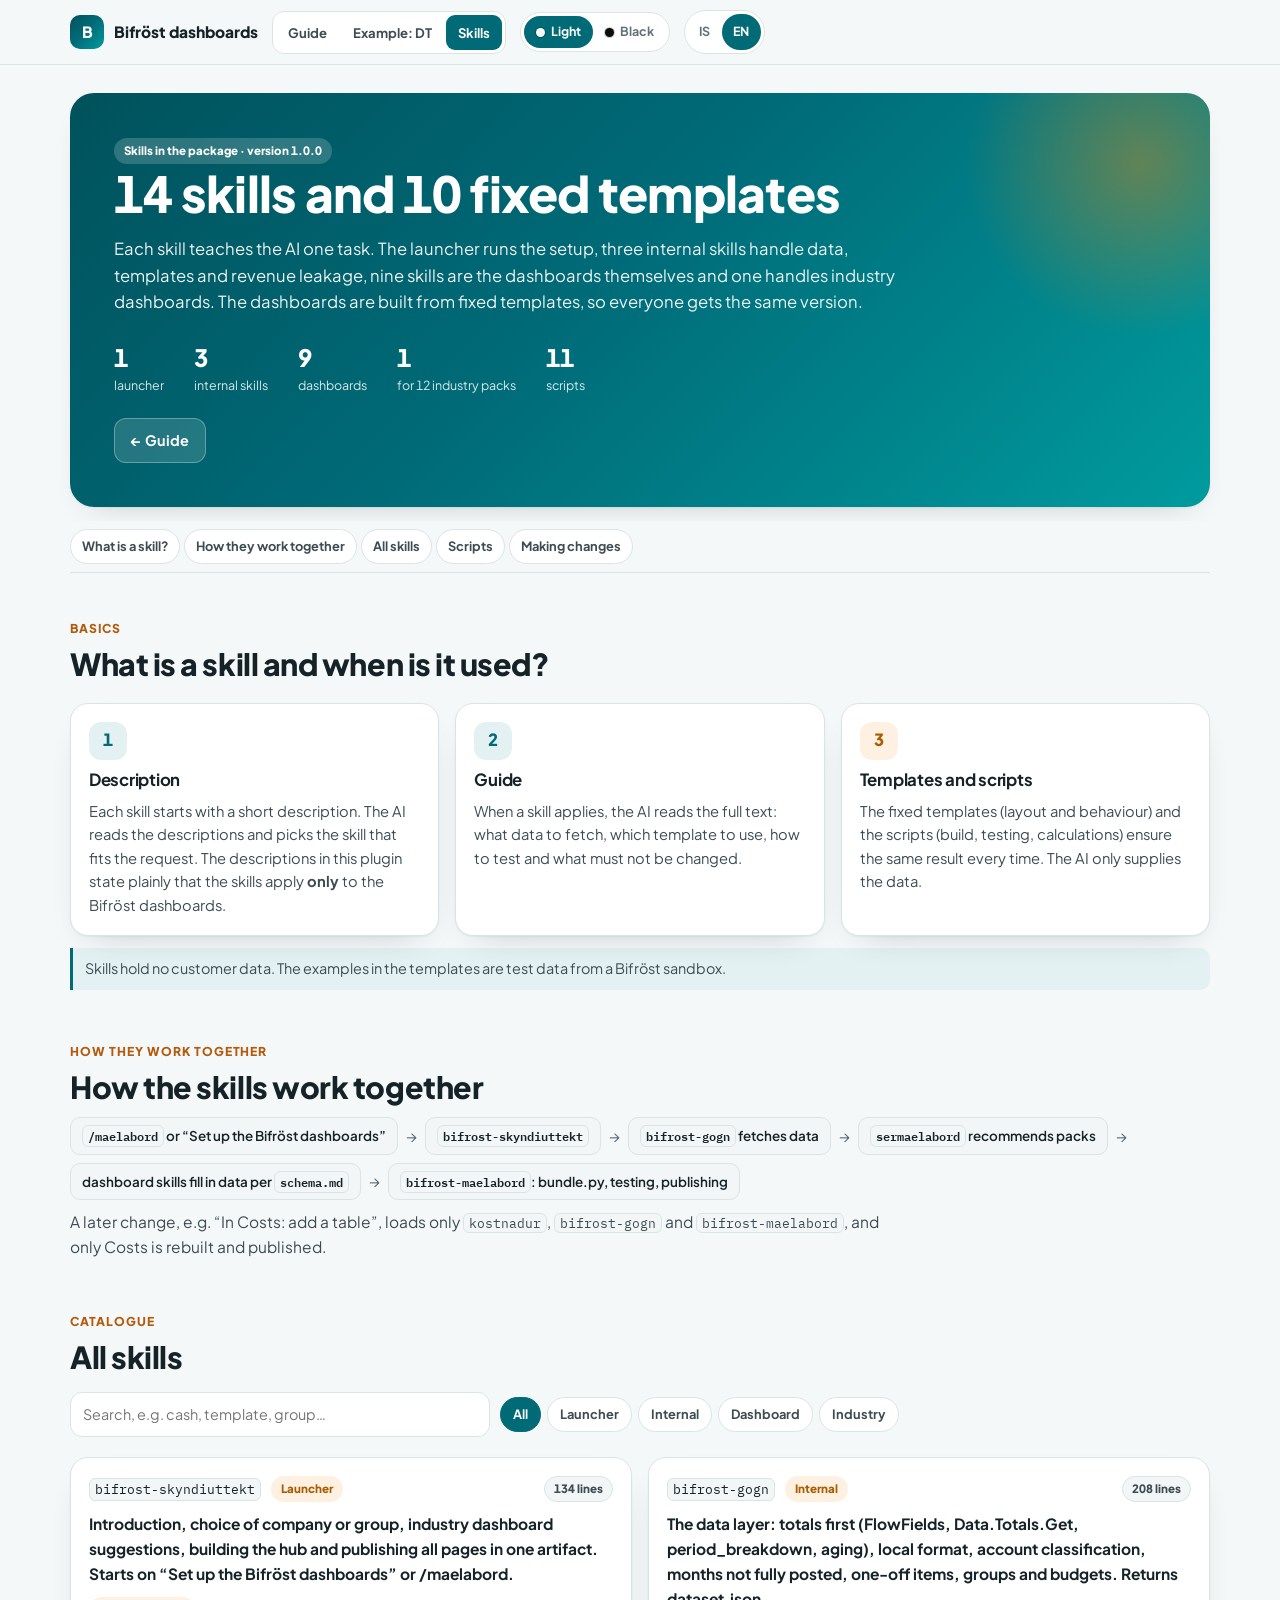
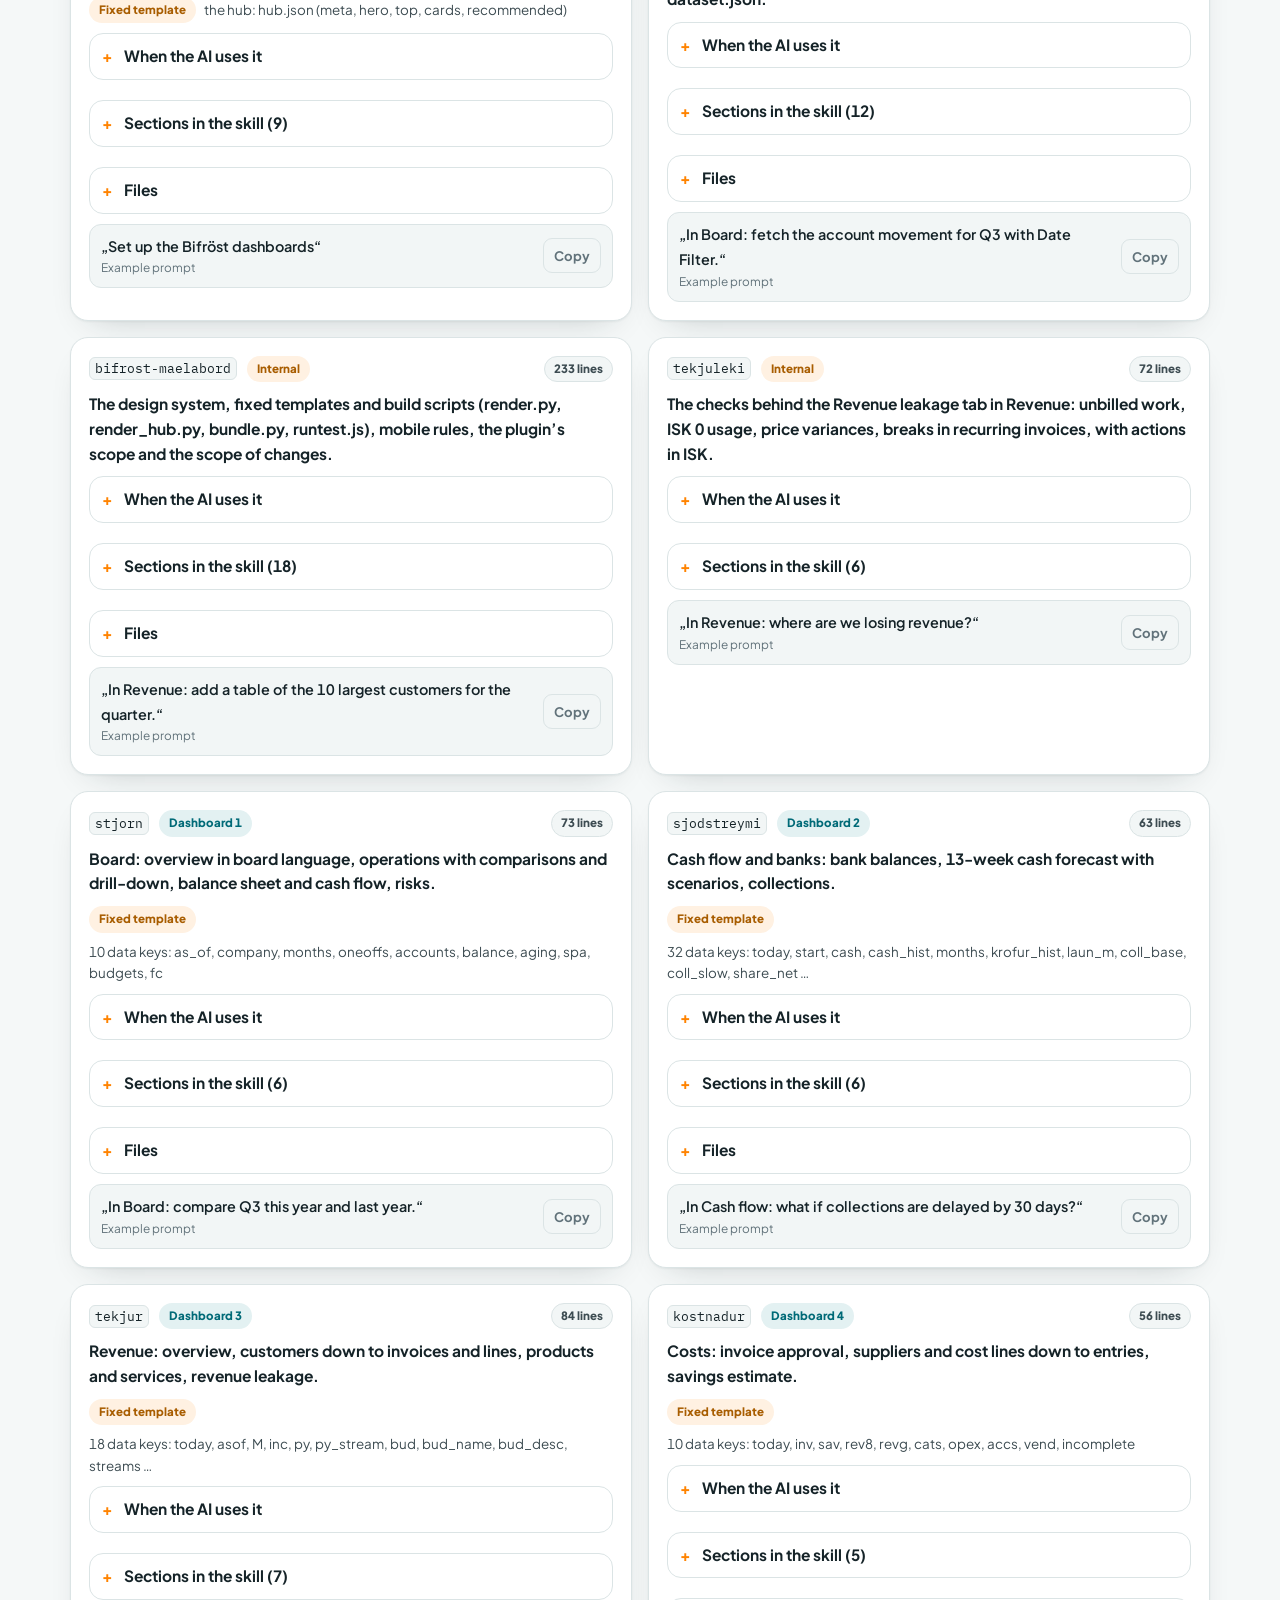
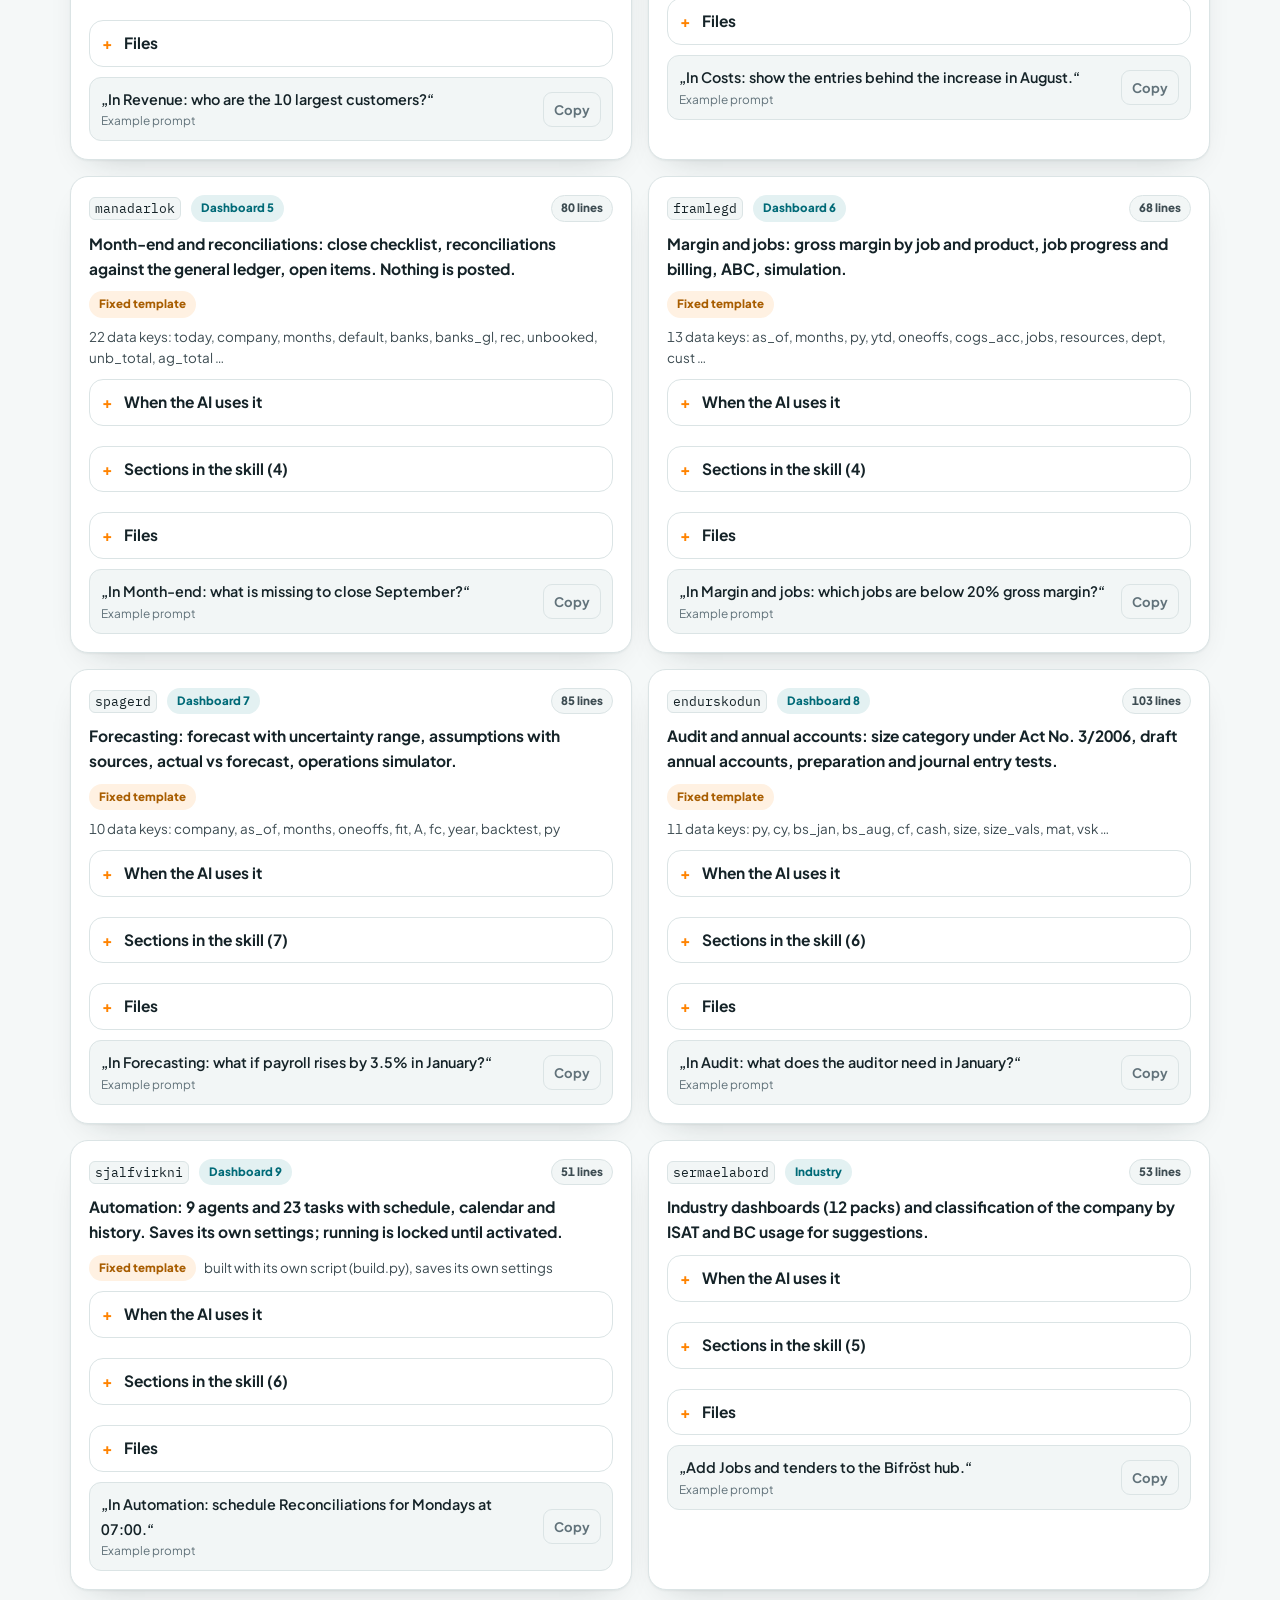
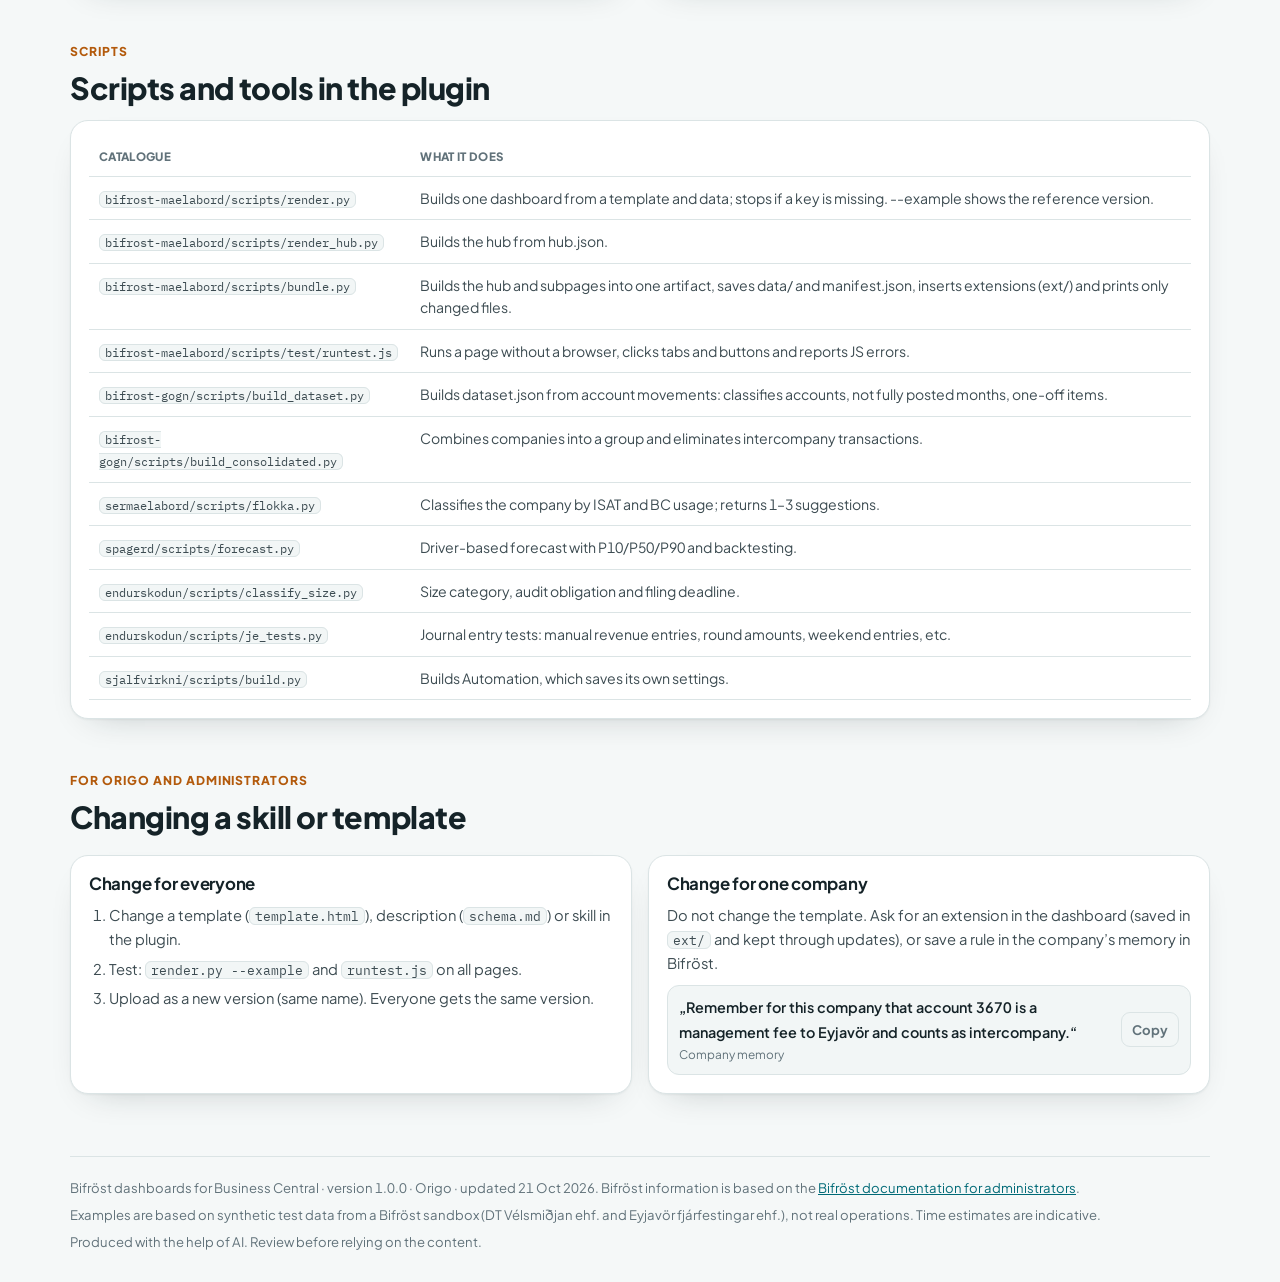
<file: plugin/docs/skills.html>
<!doctype html>
<html lang="is">
<head>
<meta charset="utf-8">
<meta name="viewport" content="width=device-width,initial-scale=1,viewport-fit=cover">
<title>Bifröst mælaborð · skills</title>
<meta name="description" content="Skillin 14 og föstu sniðmátin í Bifröst mælaborðum 1.0: hlutverk, hvenær þau eru notuð, kaflar, skrár og dæmi um skipanir.">
<script>(function(){var t="light";try{t=localStorage.getItem("bf-guide-theme2")||"light"}catch(e){}document.documentElement.setAttribute("data-g",t)})()</script>
<link rel="preconnect" href="https://fonts.googleapis.com">
<link rel="stylesheet" href="https://fonts.googleapis.com/css2?family=Plus+Jakarta+Sans:wght@400;500;600;700;800&family=IBM+Plex+Sans:wght@400;600;700&family=IBM+Plex+Mono:wght@400;500;600&subset=latin,latin-ext&display=swap">
<style>
:root{
  --o-teal:#006A77;--o-teal2:#009B9E;--o-orange:#FF8300;--o-copper:#B35A0C;--o-slate:#6B7680;--o-dark:#303A47;
  --bg:#f5f8f8;--bg2:#eef3f3;--panel:#ffffff;--panel2:#f2f6f6;--ink:#152328;--ink2:#3d4c52;--muted:#61727a;--line:#dbe4e5;
  --brand:var(--o-teal);--brand2:var(--o-teal2);--accent:var(--o-orange);--acc-ink:#1b1206;--ok:#2f7d5b;--warn:#a85d00;--bad:#b4432b;
  --link:#006A77;--soft:#e3f1f2;--soft-o:#fff1e2;
  --hero:linear-gradient(135deg,#00525c 0%,#006A77 45%,#009B9E 100%);
  --shadow:0 1px 2px rgba(21,35,40,.05),0 14px 34px -22px rgba(21,35,40,.3);
  --r:18px;--f:"TT Norms","Plus Jakarta Sans",system-ui,-apple-system,"Segoe UI",sans-serif;--mono:"IBM Plex Mono",ui-monospace,Menlo,monospace;
  color-scheme:light;
}
:root[data-g="black"]{--bg:#0a0b0c;--bg2:#101214;--panel:#15181a;--panel2:#1c2023;--ink:#f3f3f2;--ink2:#d2d4d4;--muted:#9a9fa3;--line:rgba(255,255,255,.1);
  --ok:#7fc8a9;--warn:#ffb15c;--bad:#ff8a6b;--link:#5fd0d2;--soft:rgba(0,155,158,.16);--soft-o:rgba(255,131,0,.14);
  --hero:linear-gradient(135deg,#0f1f22 0%,#00525c 60%,#006A77 100%);--shadow:0 1px 0 rgba(255,255,255,.04) inset,0 24px 48px -30px rgba(0,0,0,.8);color-scheme:dark}
*{box-sizing:border-box}
html{scroll-behavior:smooth;scroll-padding-top:84px}
body{margin:0;background:var(--bg);color:var(--ink);font:15.5px/1.6 var(--f);-webkit-font-smoothing:antialiased;font-variant-numeric:tabular-nums}
a{color:var(--link)}
h1,h2,h3,h4{margin:0;line-height:1.2;letter-spacing:-.015em;text-wrap:balance}
h2{font-size:clamp(1.4rem,3vw,1.9rem);font-weight:800}
h3{font-size:1.05rem;font-weight:700}
h4{font-size:.8rem;text-transform:uppercase;letter-spacing:.06em;color:var(--muted);font-weight:800}
p{margin:0}
code,.mono{font-family:var(--mono);font-size:.86em;background:var(--panel2);border:1px solid var(--line);border-radius:6px;padding:0 5px}
.wrap{max-width:1180px;margin:0 auto;padding:0 20px}
.top{position:sticky;top:0;z-index:20;backdrop-filter:blur(10px);background:color-mix(in srgb,var(--bg) 86%,transparent);border-bottom:1px solid var(--line)}
.top .wrap{display:flex;align-items:center;gap:14px;min-height:64px;flex-wrap:wrap;padding-block:8px}
.logo{display:flex;align-items:center;gap:10px;font-weight:800;text-decoration:none;color:var(--ink)}
.mark{width:34px;height:34px;border-radius:10px;background:var(--hero);display:grid;place-items:center;color:#fff;font-weight:800}
.nav{display:flex;gap:2px;flex-wrap:wrap;margin-left:auto}
.nav a{color:var(--ink2);text-decoration:none;font-size:.82rem;font-weight:600;padding:6px 9px;border-radius:999px;white-space:nowrap}
.nav a:hover,.nav a.on{background:var(--soft);color:var(--ink)}
.nav a.ext{border:1px solid var(--line)}
.tg{display:inline-flex;background:var(--panel);border:1px solid var(--line);border-radius:999px;padding:3px}
.tg button{font:inherit;font-size:.78rem;font-weight:700;border:0;background:none;color:var(--muted);padding:6px 12px;border-radius:999px;cursor:pointer;display:inline-flex;gap:6px;align-items:center}
.tg button[aria-pressed="true"]{background:var(--brand);color:#fff}
.tg i{width:9px;height:9px;border-radius:50%;display:inline-block;box-shadow:0 0 0 1px rgba(0,0,0,.2)}
@media (min-width:1101px){.top .wrap{flex-wrap:nowrap}.nav{flex-wrap:nowrap}}
@media (max-width:1100px){.nav{order:3;width:100%;margin-left:0;overflow-x:auto;flex-wrap:nowrap}}
.hero{margin:28px 0 8px;border-radius:24px;background:var(--hero);padding:clamp(22px,4vw,44px);position:relative;overflow:hidden;box-shadow:var(--shadow);color:#fff}
.hero::after{content:"";position:absolute;right:-120px;top:-120px;width:380px;height:380px;border-radius:50%;background:radial-gradient(circle,rgba(255,131,0,.38),transparent 65%)}
.hero>*{position:relative;z-index:1}
.hero h1{font-size:clamp(2rem,5vw,3.1rem);font-weight:800;max-width:22ch}
.hero p{color:rgba(255,255,255,.93);max-width:68ch;margin-top:12px;font-size:1.04rem}
.hero .row{display:flex;flex-wrap:wrap;gap:10px 30px;margin-top:22px}
.hero .row div{display:grid}.hero .row b{font-size:1.5rem;font-weight:800}.hero .row span{font-size:.78rem;opacity:.85}
.cta{display:flex;gap:10px;flex-wrap:wrap;margin-top:22px}
.btn{font:inherit;font-weight:700;font-size:.9rem;border-radius:12px;padding:10px 16px;border:1px solid transparent;cursor:pointer;text-decoration:none;display:inline-flex;align-items:center;gap:8px}
.btn.or{background:var(--accent);color:var(--acc-ink)}.btn.gh{background:rgba(255,255,255,.14);color:#fff;border-color:rgba(255,255,255,.3)}
.btn.sm{padding:6px 10px;font-size:.78rem;border-radius:9px}.btn.ln{background:var(--panel2);color:var(--ink);border-color:var(--line)}
.btn:focus-visible,.nav a:focus-visible,.tg button:focus-visible,summary:focus-visible{outline:2px solid var(--accent);outline-offset:2px}
.pill{display:inline-block;font-size:.72rem;font-weight:800;padding:3px 9px;border-radius:999px;white-space:nowrap;background:var(--panel2);color:var(--ink2);border:1px solid var(--line)}
.pill.t{background:var(--soft);color:var(--brand);border-color:transparent}.pill.o{background:var(--soft-o);color:var(--warn);border-color:transparent}
.hero .pill.o{background:rgba(255,255,255,.18);color:#fff}
section.s{padding:46px 0 6px}
.kick{font-size:.76rem;font-weight:800;letter-spacing:.08em;text-transform:uppercase;color:var(--o-copper);margin-bottom:8px}
:root[data-g="black"] .kick{color:var(--accent)}
.lead{color:var(--ink2);max-width:74ch;margin-top:10px}
.grid{display:grid;gap:16px;margin-top:20px}
.g2{grid-template-columns:repeat(2,minmax(0,1fr))}.g3{grid-template-columns:repeat(3,minmax(0,1fr))}.g4{grid-template-columns:repeat(4,minmax(0,1fr))}
@media (max-width:980px){.g4{grid-template-columns:repeat(2,minmax(0,1fr))}.g3{grid-template-columns:repeat(2,minmax(0,1fr))}}
@media (max-width:640px){.g2,.g3,.g4{grid-template-columns:minmax(0,1fr)}}
.card{background:var(--panel);border:1px solid var(--line);border-radius:var(--r);padding:18px;box-shadow:var(--shadow);min-width:0;display:grid;gap:10px;align-content:start}
.card p,.card li{color:var(--ink2);font-size:.92rem}
.card ul,.card ol{margin:0;padding-left:20px;display:grid;gap:5px}
.ico{width:38px;height:38px;border-radius:12px;display:grid;place-items:center;font-size:1.05rem;background:var(--soft);color:var(--brand);font-weight:800}
.ico.or{background:var(--soft-o);color:var(--warn)}
.steps{counter-reset:s;display:grid;gap:12px;margin-top:20px}
.step{display:grid;grid-template-columns:auto minmax(0,1fr) auto;gap:14px;align-items:start;background:var(--panel);border:1px solid var(--line);border-radius:16px;padding:14px 16px}
.step::before{counter-increment:s;content:counter(s);width:34px;height:34px;border-radius:50%;display:grid;place-items:center;background:var(--brand);color:#fff;font-weight:800}
.step b{display:block}.step p{color:var(--ink2);font-size:.9rem;margin-top:2px}
.time{font-family:var(--mono);font-size:.78rem;color:var(--warn);white-space:nowrap;padding-top:6px}
@media (max-width:560px){.step{grid-template-columns:auto minmax(0,1fr)}.time{grid-column:2;padding-top:0}}
.tl{display:flex;height:16px;border-radius:999px;overflow:hidden;gap:2px;margin-top:8px}.tl span{display:block;height:100%}
.tlg{display:flex;flex-wrap:wrap;gap:6px 16px;font-size:.8rem;color:var(--muted);margin-top:8px}.tlg i{display:inline-block;width:10px;height:10px;border-radius:3px;margin-right:6px;vertical-align:-1px}
.scroll{overflow-x:auto}
table{width:100%;border-collapse:separate;border-spacing:0;font-size:.88rem}
th{text-align:left;font-size:.72rem;color:var(--muted);font-weight:800;letter-spacing:.03em;text-transform:uppercase;padding:9px 10px;border-bottom:1px solid var(--line);white-space:nowrap}
td{padding:10px;border-bottom:1px solid var(--line);vertical-align:top;color:var(--ink2)}
td b{color:var(--ink)} td.n,th.n{text-align:right;font-family:var(--mono);white-space:nowrap}
tr.sum td{font-weight:800;color:var(--ink);background:var(--panel2)}
.note{border-left:3px solid var(--accent);padding:9px 12px;background:var(--soft-o);border-radius:0 10px 10px 0;color:var(--ink2);font-size:.9rem;margin-top:14px}
.tip{border-left:3px solid var(--brand);padding:9px 12px;background:var(--soft);border-radius:0 10px 10px 0;color:var(--ink2);font-size:.9rem;margin-top:12px}
/* dashboard detail cards */
.db{background:var(--panel);border:1px solid var(--line);border-radius:20px;box-shadow:var(--shadow);overflow:hidden;margin-top:18px}
.db-h{display:flex;gap:14px;align-items:center;flex-wrap:wrap;padding:16px 18px;border-bottom:1px solid var(--line);background:linear-gradient(90deg,var(--soft),transparent)}
.db-h .num{width:36px;height:36px;border-radius:10px;background:var(--brand);color:#fff;display:grid;place-items:center;font-weight:800}
.db-h h3{font-size:1.15rem}.db-h p{color:var(--ink2);font-size:.9rem}
.db-b{display:grid;grid-template-columns:minmax(0,1.25fr) minmax(0,1fr);gap:0}
@media (max-width:900px){.db-b{grid-template-columns:minmax(0,1fr)}}
.db-b>div{padding:16px 18px;display:grid;gap:12px;align-content:start;min-width:0}
.db-b>div+div{border-left:1px solid var(--line)}
@media (max-width:900px){.db-b>div+div{border-left:0;border-top:1px solid var(--line)}}
.tabs-l{display:grid;gap:8px}.tabs-l div{display:grid;grid-template-columns:8.5rem minmax(0,1fr);gap:10px;font-size:.9rem}
.tabs-l b{color:var(--ink)}.tabs-l span{color:var(--ink2)}
@media (max-width:520px){.tabs-l div{grid-template-columns:minmax(0,1fr)}}
.kpis{display:grid;grid-template-columns:repeat(2,minmax(0,1fr));gap:8px}
.kpis div{background:var(--panel2);border:1px solid var(--line);border-radius:12px;padding:10px;display:grid;gap:2px;min-width:0}
.kpis span{font-size:.72rem;color:var(--muted);font-weight:700}.kpis b{font-size:1.15rem;letter-spacing:-.02em}.kpis em{font-style:normal;font-size:.76rem;color:var(--ink2)}
.ex{display:grid;gap:8px}
.pq{display:grid;grid-template-columns:minmax(0,1fr) auto;gap:10px;align-items:center;background:var(--panel2);border:1px solid var(--line);border-radius:12px;padding:9px 11px}
.pq q{quotes:"„" "“";font-weight:600;color:var(--ink);font-size:.9rem}.pq small{display:block;color:var(--muted);font-size:.74rem;margin-top:1px}
.pq.sam{border-style:dashed;border-color:var(--brand)}
.vs{display:grid;grid-template-columns:repeat(2,minmax(0,1fr));gap:12px;margin-top:14px}
.vs>div{border-radius:12px;padding:12px;border:1px solid var(--line);background:var(--panel)}
.vs .bad{box-shadow:inset 3px 0 0 var(--bad)}.vs .good{box-shadow:inset 3px 0 0 var(--ok)}
.vs h4{margin:0 0 6px}.vs .bad h4{color:var(--bad)}.vs .good h4{color:var(--ok)}
@media (max-width:640px){.vs{grid-template-columns:minmax(0,1fr)}}
/* layered diagram */
.layers{display:grid;gap:10px;margin-top:16px}
.layer{display:grid;grid-template-columns:auto minmax(0,1fr) auto;gap:14px;align-items:center;border-radius:14px;padding:14px 16px;border:1px solid var(--line);background:var(--panel)}
.layer .lv{width:42px;height:42px;border-radius:12px;display:grid;place-items:center;font-weight:800;color:#fff}
.layer b{display:block}.layer p{color:var(--ink2);font-size:.88rem}
.layer .who{font-size:.76rem;color:var(--muted);text-align:right;max-width:16rem}
@media (max-width:640px){.layer{grid-template-columns:auto minmax(0,1fr)}.layer .who{grid-column:2;text-align:left}}
.flow{display:flex;flex-wrap:wrap;gap:8px;align-items:center;margin-top:12px}
.flow span{background:var(--panel2);border:1px solid var(--line);border-radius:10px;padding:7px 11px;font-size:.84rem;font-weight:600}
.flow i{color:var(--muted);font-style:normal}
/* demo */
.demo{margin-top:20px;border-radius:22px;border:1px solid var(--line);background:#f7f6f2;color:#1c1b18;padding:18px;box-shadow:var(--shadow);display:grid;gap:14px}
.demo .dh{display:flex;flex-wrap:wrap;gap:10px;align-items:center;justify-content:space-between}
.demo .dlogo{display:flex;gap:10px;align-items:center}.demo .dlogo span{width:36px;height:36px;border-radius:10px;background:linear-gradient(135deg,#1f4a41,#33796a);color:#fff;display:grid;place-items:center;font-weight:800}
.demo .eb{font-size:.74rem;color:#6e6e70;font-weight:600}.demo h3{font-size:1.25rem}
.seg{display:inline-flex;background:#f0eee8;border:1px solid #e2dfd6;border-radius:10px;padding:3px;gap:2px;flex-wrap:wrap}
.seg button{font:inherit;font-size:.8rem;font-weight:700;border:0;background:none;color:#6e6e70;padding:6px 11px;border-radius:8px;cursor:pointer}
.seg button[aria-pressed="true"]{background:#957f41;color:#fff}
.dhero{border-radius:16px;background:linear-gradient(135deg,#1f4a41 0%,#2b6659 60%,#33796a 100%);color:#fff;padding:16px 18px;display:grid;gap:6px}
.dhero .big{font-size:clamp(1.8rem,4vw,2.4rem);font-weight:800;letter-spacing:-.03em}.dhero small{font-size:.85rem;opacity:.85;margin-left:6px}.dhero p{font-size:.88rem;opacity:.92}
.dk{display:grid;grid-template-columns:repeat(4,minmax(0,1fr));gap:10px}@media (max-width:760px){.dk{grid-template-columns:repeat(2,minmax(0,1fr))}}
.dk div{background:#fff;border:1px solid #e2dfd6;border-radius:14px;padding:12px;display:grid;gap:2px;min-width:0}
.dk span{font-size:.74rem;color:#6e6e70;font-weight:600}.dk b{font-size:1.35rem;letter-spacing:-.02em;white-space:nowrap;overflow:hidden;text-overflow:ellipsis}
.dcard{background:#fff;border:1px solid #e2dfd6;border-radius:14px;padding:14px;display:grid;gap:8px;min-width:0}
.dcard table{font-size:.84rem}.dcard th{color:#6e6e70;border-color:#e2dfd6}.dcard td{color:#46443e;border-color:#efede7}.dcard tr.sum td{background:#f4f2ec;color:#1c1b18}
.dnote{font-size:.78rem;color:#6e6e70}
.dg2{display:grid;grid-template-columns:minmax(0,1.4fr) minmax(0,1fr);gap:12px}@media (max-width:820px){.dg2{grid-template-columns:minmax(0,1fr)}}
.el{display:grid;gap:8px}.el div{display:grid;grid-template-columns:minmax(0,1fr) auto;gap:10px;background:#f4f2ec;border-radius:10px;padding:8px 10px;font-size:.84rem}.el b{font-family:var(--mono)}
details{background:var(--panel);border:1px solid var(--line);border-radius:14px;padding:12px 16px}
details+details{margin-top:10px}
summary{cursor:pointer;font-weight:700;list-style:none}summary::-webkit-details-marker{display:none}
summary::before{content:"+";display:inline-block;width:22px;color:var(--accent);font-weight:800}details[open] summary::before{content:"–"}
details p,details li{color:var(--ink2);font-size:.92rem;margin-top:8px}
.srch{font:inherit;font-size:.9rem;background:var(--panel);color:var(--ink);border:1px solid var(--line);border-radius:12px;padding:10px 12px;width:min(420px,100%)}
.chips{display:flex;flex-wrap:wrap;gap:6px}
.chips button{font:inherit;font-size:.8rem;font-weight:700;border:1px solid var(--line);background:var(--panel);color:var(--ink2);border-radius:999px;padding:6px 12px;cursor:pointer}
.chips button[aria-pressed="true"]{background:var(--brand);color:#fff;border-color:var(--brand)}
.sk{background:var(--panel);border:1px solid var(--line);border-radius:18px;box-shadow:var(--shadow);padding:18px;display:grid;gap:10px;min-width:0}
.sk .h{display:flex;gap:10px;align-items:center;flex-wrap:wrap}
.sk code{font-size:.82rem}
.sk .trig{display:flex;flex-wrap:wrap;gap:6px}.sk .trig span{font-size:.76rem;background:var(--panel2);border:1px solid var(--line);border-radius:999px;padding:2px 9px;color:var(--ink2)}
footer{margin:56px 0 30px;padding-top:20px;border-top:1px solid var(--line);color:var(--muted);font-size:.82rem;display:grid;gap:6px}
.toast{position:fixed;left:50%;bottom:22px;transform:translateX(-50%);background:var(--accent);color:var(--acc-ink);font-weight:800;padding:10px 16px;border-radius:12px;box-shadow:var(--shadow);opacity:0;transition:opacity .2s;pointer-events:none;z-index:50}
.toast.on{opacity:1}
[hidden]{display:none!important}
@media (prefers-reduced-motion:reduce){html{scroll-behavior:auto}*{transition:none!important}}

.mock{margin:0;background:#f7f6f2;color:#1c1b18;border:1px solid #e2dfd6;border-radius:16px;padding:12px;display:grid;gap:9px;box-shadow:0 12px 30px -20px rgba(27,25,21,.45);font-family:"IBM Plex Sans","Plus Jakarta Sans",system-ui,sans-serif;min-width:0;align-content:start}
.mk-top{display:flex;gap:8px;align-items:center}.mk-top div{display:grid;min-width:0}.mk-top small{font-size:.62rem;color:#6e6e70}.mk-top b{font-size:.86rem;white-space:nowrap;overflow:hidden;text-overflow:ellipsis}
.mk-logo{width:26px;height:26px;border-radius:8px;background:linear-gradient(135deg,#1f4a41,#33796a);color:#fff;display:grid;place-items:center;font-size:.62rem;font-weight:800;flex:none}
.mk-dots{margin-left:auto;display:flex;gap:4px}.mk-dots i{width:8px;height:8px;border-radius:50%;background:#957f41}.mk-dots i:nth-child(2){background:#1e1e22}.mk-dots i:nth-child(3){background:#326fa0}.mk-dots i:nth-child(4){background:#6f743f}
.mk-tabs{display:flex;gap:3px;background:#fff;border:1px solid #e2dfd6;border-radius:9px;padding:3px;overflow:hidden}
.mk-tabs span{font-size:.6rem;font-weight:600;color:#6e6e70;padding:4px 7px;border-radius:6px;white-space:nowrap}.mk-tabs span.on{background:#957f41;color:#fff}
.mk-hero{border-radius:11px;background:linear-gradient(135deg,#1f4a41 0%,#2b6659 60%,#33796a 100%);color:#fff;padding:9px 11px;display:grid;gap:1px}
.mk-hero small{font-size:.6rem;opacity:.85}.mk-hero b{font-size:1.25rem;letter-spacing:-.02em}.mk-hero p{font-size:.64rem;opacity:.92;line-height:1.35}
.mk-k{display:grid;grid-template-columns:repeat(4,minmax(0,1fr));gap:5px}
.mk-k div{background:#fff;border:1px solid #e2dfd6;border-radius:8px;padding:5px 6px;display:grid;min-width:0}
.mk-k span{font-size:.54rem;color:#6e6e70;font-weight:600;white-space:nowrap;overflow:hidden;text-overflow:ellipsis}.mk-k b{font-size:.78rem;white-space:nowrap;overflow:hidden;text-overflow:ellipsis}
.mk-b{background:#fff;border:1px solid #e2dfd6;border-radius:10px;padding:8px;display:grid;gap:6px;min-width:0}
.mk-b h5{margin:0;font-size:.66rem;color:#46443e}
svg.mini{width:100%;height:auto;display:block;overflow:visible}
.mhb{display:grid;gap:5px}.mhb div{display:grid;grid-template-columns:minmax(0,7.2rem) minmax(0,1fr) auto;gap:6px;align-items:center;font-size:.62rem;color:#46443e}
.mhb span{white-space:nowrap;overflow:hidden;text-overflow:ellipsis}.mhb i{height:7px;background:#f0eee8;border-radius:9px;overflow:hidden;display:block}.mhb i b{display:block;height:100%;border-radius:9px}
.mhb em{font-style:normal;font-family:"IBM Plex Mono",monospace;font-size:.6rem;white-space:nowrap}
.mstack>div{display:flex;height:10px;border-radius:9px;overflow:hidden;gap:2px}.mstack p{display:flex;flex-wrap:wrap;gap:3px 10px;margin:5px 0 0;font-size:.6rem;color:#6e6e70}.mstack em{font-style:normal}.mstack i{display:inline-block;width:7px;height:7px;border-radius:2px;margin-right:4px}
.mcheck{list-style:none;margin:0;padding:0;display:grid;gap:3px}.mcheck li{display:flex;gap:6px;align-items:center;font-size:.64rem;color:#46443e}
.mcheck b{width:15px;height:15px;border-radius:5px;display:grid;place-items:center;font-size:.6rem;flex:none}.mcheck .ok b{background:#eef0e0;color:#6f743f}.mcheck .no b{background:#f1decf;color:#a35a27}.mcheck .na b{background:#f0eee8;color:#6e6e70}
.mrow{display:grid;grid-template-columns:minmax(0,1fr) auto;gap:6px;font-size:.62rem;color:#46443e;padding:4px 0;border-bottom:1px solid #efede7}.mrow:last-child{border:0}.mrow b{font-family:"IBM Plex Mono",monospace;font-size:.6rem}
.mtag{display:inline-block;font-size:.55rem;font-weight:700;padding:1px 6px;border-radius:9px;background:#f1decf;color:#a35a27}.mtag.g{background:#eef0e0;color:#6f743f}.mtag.y{background:#fbecd3;color:#b87514}
.mcols{display:grid;grid-template-columns:repeat(2,minmax(0,1fr));gap:8px}
.mleg{display:flex;flex-wrap:wrap;gap:3px 10px;font-size:.58rem;color:#6e6e70}.mleg i{display:inline-block;width:10px;height:3px;margin-right:4px;vertical-align:2px}
@media (max-width:420px){.mk-k{grid-template-columns:repeat(2,minmax(0,1fr))}.mhb div{grid-template-columns:minmax(0,5.5rem) minmax(0,1fr) auto}}


.cmpq{display:grid;grid-template-columns:repeat(2,minmax(0,1fr));gap:14px;margin-top:18px}
.cmpq>div{background:var(--panel);border:1px solid var(--line);border-radius:16px;padding:16px;display:grid;gap:6px}
.cmpq .bad{box-shadow:inset 4px 0 0 var(--bad)}.cmpq .good{box-shadow:inset 4px 0 0 var(--ok)}
.cmpq h4{margin:0}.cmpq .bad h4{color:var(--bad)}.cmpq .good h4{color:var(--ok)}
.cmpq p{color:var(--ink2);font-size:.9rem}.cmpq small{color:var(--muted);font-size:.78rem}
.cmpq .bar{height:10px;border-radius:9px;background:var(--panel2);overflow:hidden}.cmpq .bar span{display:block;height:100%;border-radius:9px}
.cmpq .bad .bar span{background:var(--bad)}.cmpq .good .bar span{background:var(--ok)}
@media (max-width:640px){.cmpq{grid-template-columns:minmax(0,1fr)}}
.dtree{display:grid;gap:8px;margin-top:14px}
.dtree>div{display:grid;grid-template-columns:minmax(0,1fr) auto minmax(0,1.2fr);gap:10px;align-items:center}
.dtree .q,.dtree .a{background:var(--panel);border:1px solid var(--line);border-radius:12px;padding:10px 12px;display:grid;gap:2px;font-weight:700;font-size:.9rem}
.dtree .a{border-left:4px solid var(--brand2)}
.dtree small{font-weight:500;color:var(--muted);font-size:.8rem}.dtree i{font-style:normal;color:var(--muted)}
@media (max-width:640px){.dtree>div{grid-template-columns:minmax(0,1fr)}.dtree i{display:none}.dtree .a{margin-left:14px}}
.tips{display:grid;grid-template-columns:repeat(auto-fill,minmax(min(100%,260px),1fr));gap:12px;margin-top:14px}
.tips>div{background:var(--panel);border:1px solid var(--line);border-radius:14px;padding:14px;display:grid;gap:4px;align-content:start}
.tips b{font-size:.94rem}.tips p{color:var(--ink2);font-size:.86rem}

.first{display:grid;grid-template-columns:auto minmax(0,1fr);gap:16px;align-items:start;margin-top:18px;padding:18px 20px;border-radius:20px;border:2px solid var(--accent);background:linear-gradient(135deg,var(--soft-o),var(--panel) 70%);box-shadow:var(--shadow)}
.first-n{width:44px;height:44px;border-radius:50%;background:var(--accent);color:var(--acc-ink);display:grid;place-items:center;font-weight:800;font-size:1.2rem}
.first>div{display:grid;gap:8px;min-width:0}.first-k{font-size:.74rem;font-weight:800;letter-spacing:.06em;text-transform:uppercase;color:var(--o-copper)}
:root[data-g="black"] .first-k{color:var(--accent)}
.first b{font-size:1.05rem}.first p{color:var(--ink2);font-size:.9rem}
.first-cmd{display:flex;gap:10px;align-items:center;flex-wrap:wrap}.first-cmd code{font-size:1.05rem;padding:8px 12px;border-radius:10px;background:var(--panel);font-weight:700}
.btn.or{background:var(--accent);color:var(--acc-ink)}
.first.sm2{margin-top:14px}
@media (max-width:560px){.first{grid-template-columns:minmax(0,1fr)}.first-n{width:36px;height:36px}}

.pipe{display:grid;grid-template-columns:repeat(5,minmax(0,1fr));gap:10px;margin-top:18px;counter-reset:p}
.pipe>div{position:relative;background:var(--panel);border:1px solid var(--line);border-radius:14px;padding:14px 12px;display:grid;gap:4px;align-content:start}
.pipe>div span{width:28px;height:28px;border-radius:50%;background:var(--brand);color:#fff;display:grid;place-items:center;font-weight:800;font-size:.85rem}
.pipe>div:not(:last-child)::after{content:"→";position:absolute;right:-12px;top:18px;color:var(--muted);font-weight:800}
.pipe small{color:var(--ink2);font-size:.82rem}
@media (max-width:900px){.pipe{grid-template-columns:minmax(0,1fr)}.pipe>div::after{display:none}}
.files{display:grid;gap:6px}
.files .f{display:grid;grid-template-columns:minmax(0,1.2fr) minmax(0,1fr) auto;gap:10px;align-items:center;padding:8px 10px;border-radius:10px;border:1px solid var(--line);background:var(--panel2);font-size:.86rem}
.files .f code{background:none;border:0;padding:0}.files .f span{color:var(--muted)}
.files .f em{font-style:normal;font-size:.76rem;font-weight:700;color:var(--muted)}
.files .f.on{border-color:var(--accent);background:var(--soft-o)}.files .f.on em{color:var(--warn)}
@media (max-width:560px){.files .f{grid-template-columns:minmax(0,1fr) auto}.files .f span{display:none}}
html{scroll-padding-top:136px}
.ptabs{display:inline-flex;background:var(--panel);border:1px solid var(--line);border-radius:12px;padding:3px;gap:2px}
.ptabs button,.ptabs a{display:inline-flex;align-items:center;font:inherit;font-size:.82rem;font-weight:700;border:0;background:none;color:var(--ink2);padding:7px 12px;border-radius:9px;cursor:pointer;text-decoration:none;white-space:nowrap}
.ptabs button[aria-selected="true"]{background:var(--brand);color:#fff}
.subnav{position:sticky;top:64px;z-index:15;display:flex;gap:4px;overflow-x:auto;scrollbar-width:none;padding:8px 0;background:var(--bg);margin-top:14px;border-bottom:1px solid var(--line)}
.subnav::-webkit-scrollbar{display:none}
.subnav a{flex:none;font-size:.8rem;font-weight:700;color:var(--ink2);text-decoration:none;padding:6px 11px;border-radius:999px;border:1px solid var(--line);background:var(--panel)}
.subnav a.on,.subnav a:hover{background:var(--soft);color:var(--ink);border-color:transparent}
.hero.dt{background:linear-gradient(135deg,#1f4a41 0%,#2b6659 55%,#33796a 100%)}
.dl{display:grid;grid-template-columns:auto minmax(0,1fr) auto;gap:14px;align-items:center;background:var(--panel);border:1px solid var(--line);border-radius:18px;padding:14px 16px;margin-top:18px;box-shadow:var(--shadow)}
.dl-i{width:44px;height:44px;border-radius:12px;background:var(--accent);color:var(--acc-ink);display:grid;place-items:center;font-size:1.2rem;font-weight:800}
.dl b{display:block;font-family:var(--mono);font-size:.9rem}.dl span{color:var(--muted);font-size:.84rem}
@media (max-width:560px){.dl{grid-template-columns:auto minmax(0,1fr)}.dl .btn{grid-column:1/-1;justify-content:center}}
.opt-h{display:flex;gap:12px;align-items:flex-start}.opt-h p{font-size:.88rem}
ol.st{margin:0;padding-left:20px;display:grid;gap:6px}ol.st li{color:var(--ink2);font-size:.92rem}
.sm{font-size:.82rem!important;color:var(--muted)!important}
.flowv{display:flex;align-items:center;gap:8px;margin-top:16px;flex-wrap:wrap}
.flowv div{flex:1 1 130px;background:var(--panel);border:1px solid var(--line);border-radius:14px;padding:12px;display:grid;gap:2px;text-align:center;justify-items:center}
.flowv span{width:36px;height:36px;border-radius:50%;background:var(--soft);color:var(--brand);display:grid;place-items:center;font-weight:800}
.flowv small{color:var(--muted);font-size:.76rem}.flowv>i{color:var(--muted);font-style:normal}
@media (max-width:640px){.flowv>i{display:none}.flowv div{flex-basis:calc(50% - 8px)}}
.tlx{display:grid;grid-template-columns:repeat(5,minmax(0,1fr));gap:10px;margin-top:18px;counter-reset:t}
.tlx div{position:relative;background:var(--panel);border:1px solid var(--line);border-radius:14px;padding:30px 12px 12px;display:grid;gap:2px;align-content:start}
.tlx div::before{counter-increment:t;content:counter(t);position:absolute;top:-12px;left:12px;width:26px;height:26px;border-radius:50%;background:var(--brand);color:#fff;display:grid;place-items:center;font-weight:800;font-size:.8rem}
.tlx small{font-family:var(--mono);font-size:.74rem;color:var(--warn)}.tlx p{font-size:.84rem;color:var(--ink2)}
@media (max-width:900px){.tlx{grid-template-columns:repeat(2,minmax(0,1fr));row-gap:22px}}
.db-v{background:var(--bg2)}.cap{font-size:.78rem;color:var(--muted)}
.rd{font-size:.9rem;color:var(--ink2)}
.ov{margin:-4px -4px 4px}
.h3s{margin-top:30px;font-size:1.2rem}
.pks{display:grid;grid-template-columns:repeat(auto-fill,minmax(min(100%,260px),1fr));gap:12px;margin-top:16px}
.pk{background:var(--panel);border:1px solid var(--line);border-radius:16px;padding:14px;display:grid;gap:8px;align-content:start}
.pk-h{display:flex;gap:10px;align-items:center}.pk-h div{display:grid}.pk-h small{font-size:.74rem;color:var(--muted)}
.pk-i{width:36px;height:36px;border-radius:10px;background:var(--soft);color:var(--brand);display:grid;place-items:center;font-size:1.05rem;flex:none}
.pk p{font-size:.84rem;color:var(--ink2)}.pk.rec{border:2px solid var(--accent);background:linear-gradient(180deg,var(--soft-o),var(--panel) 60%)}.pk-g{font-size:.74rem;color:var(--muted)}
.chipsx{display:flex;flex-wrap:wrap;gap:4px}.chipsx span{font-size:.72rem;background:var(--soft-o);color:var(--ink2);border-radius:999px;padding:2px 8px}
.ac{align-items:center}
.phone{justify-self:center;width:250px;border-radius:34px;background:#1c1b18;padding:10px;box-shadow:var(--shadow)}
.ph-s{background:#f7f6f2;border-radius:26px;overflow:hidden;display:grid;gap:8px;padding:12px 10px 0;color:#1c1b18}
.ph-top{display:flex;justify-content:space-between;font-size:.7rem;font-weight:700}.ph-top span{color:#957f41;letter-spacing:2px}
.ph-hero{border-radius:12px;background:linear-gradient(135deg,#1f4a41,#33796a);color:#fff;padding:10px;display:grid}.ph-hero small{font-size:.6rem;opacity:.85}.ph-hero b{font-size:1.4rem}
.ph-k{display:grid;grid-template-columns:1fr 1fr;gap:5px}.ph-k div{background:#fff;border:1px solid #e2dfd6;border-radius:8px;padding:5px 7px;display:grid}.ph-k span{font-size:.55rem;color:#6e6e70}.ph-k b{font-size:.82rem}
.ph-c{background:#fff;border:1px solid #e2dfd6;border-radius:10px;padding:6px}
.ph-tabs{display:grid;grid-template-columns:repeat(3,1fr);gap:3px;background:#fff;border-top:1px solid #e2dfd6;margin:0 -10px;padding:6px 6px 12px}
.ph-tabs span{font-size:.6rem;font-weight:700;text-align:center;padding:7px 2px;border-radius:8px;color:#6e6e70}.ph-tabs span.on{background:#957f41;color:#fff}
table.m-cards small{color:var(--muted)}
ul.hl{list-style:none;margin:0;padding:0;display:grid;gap:9px}ul.hl li{display:grid;gap:1px;font-size:.88rem}ul.hl li span{color:var(--ink2);font-size:.84rem}ul.hl .pill{font-size:.64rem;padding:1px 7px}
.funnel{display:grid;gap:6px;justify-items:center;margin-top:18px}
.funnel div{width:var(--w);min-width:min(100%,260px);background:var(--panel);border:1px solid var(--line);border-left:4px solid var(--brand2);border-radius:12px;padding:9px 14px;display:flex;justify-content:space-between;gap:10px;flex-wrap:wrap}
.funnel div span{color:var(--muted);font-size:.84rem}.funnel div.end{border-left-color:var(--accent);background:var(--soft-o)}
@media (max-width:640px){.funnel div{width:100%}}
.org{display:grid;grid-template-columns:minmax(0,1fr) minmax(0,1fr);gap:8px 16px;margin-top:16px;align-items:center}
.org div{background:var(--panel);border:1px solid var(--line);border-radius:14px;padding:12px 14px;display:grid}.org span{font-size:.82rem;color:var(--muted)}
.o-top{grid-column:1;border-top:3px solid var(--brand2)!important}.org>i{grid-column:1;justify-self:center;font-style:normal;font-weight:800;color:var(--brand)}
.o-mid{grid-column:1;border-top:3px solid #957f41!important}.o-side{grid-column:2;grid-row:3;border-style:dashed!important}
@media (max-width:640px){.org{grid-template-columns:minmax(0,1fr)}.o-side{grid-column:1;grid-row:auto}}
.demo .mini{max-height:240px}
.finds{display:grid;gap:10px}.finds div{display:grid;grid-template-columns:auto minmax(0,1fr);gap:10px;align-items:start}.finds p{font-size:.88rem}
.lks{display:grid;gap:8px}.lk{display:grid;grid-template-columns:auto minmax(0,1fr) auto;gap:10px;align-items:start;padding:9px 0;border-bottom:1px solid var(--line)}.lk:last-child{border:0}
.lk p{font-size:.82rem;color:var(--ink2)}.lk small{font-size:.76rem;color:var(--muted)}.lk em,.mrow2 em{font-style:normal;font-family:var(--mono);font-weight:700;white-space:nowrap;font-size:.86rem}
@media (max-width:560px){.lk{grid-template-columns:minmax(0,1fr) auto}.lk .pill{grid-column:1/-1;justify-self:start}}
.mrow2{display:grid;grid-template-columns:minmax(0,1fr) auto;gap:10px;padding:8px 0;border-bottom:1px solid var(--line)}.mrow2:last-of-type{border:0}.mrow2 span{display:grid}.mrow2 small{font-size:.8rem;color:var(--muted)}
.agxs{display:grid;grid-template-columns:repeat(auto-fill,minmax(min(100%,300px),1fr));gap:12px;margin-top:16px}
.agx{background:var(--panel);border:1px solid var(--line);border-radius:16px;padding:14px;display:grid;gap:6px;align-content:start}
.agx-h{display:flex;justify-content:space-between;gap:8px;align-items:center}.agx p{font-size:.88rem;color:var(--ink2)}.agx small{font-size:.76rem;color:var(--muted)}
:root[data-g="black"] .mhb em,:root[data-g="black"] .card .mhb span{color:var(--ink2)}
:root[data-g="black"] .card .mhb i{background:rgba(255,255,255,.08)}
.card .mhb div{font-size:.8rem;color:var(--ink2);grid-template-columns:minmax(0,11rem) minmax(0,1fr) auto}.card .mhb em{font-size:.76rem}.card .mhb i{height:9px}
@media (max-width:560px){.card .mhb div{grid-template-columns:minmax(0,1fr) auto}.card .mhb i{grid-column:1/-1;grid-row:2}}
/* Sími */
@media (max-width:640px){
  .wrap{padding:0 14px}
  .top .wrap{gap:8px}
  .logo{font-size:.9rem}
  .hero{margin-top:14px;border-radius:18px}
  .hero h1{font-size:1.65rem}
  .hero .row b{font-size:1.15rem}
  section.s{padding-top:34px}
  .scroll{margin-inline:-6px}
  table.m-cards thead{display:none}
  table.m-cards,table.m-cards tbody,table.m-cards tr,table.m-cards td{display:block;width:100%}
  table.m-cards tr{border:1px solid var(--line);border-radius:12px;padding:8px 10px;margin-bottom:8px;background:var(--panel2)}
  table.m-cards td{border:0;padding:3px 0;display:grid;grid-template-columns:7rem minmax(0,1fr);gap:10px;text-align:left}
  table.m-cards td.n{text-align:left}
  table.m-cards td::before{content:attr(data-label);color:var(--muted);font-size:.72rem;font-weight:700;padding-top:2px}
  table.m-cards td:first-child{display:block;text-align:left;font-size:.95rem}
  table.m-cards td:first-child::before{content:none}
  table.m-cards tr.sum td{background:none}
  .btn,.tg button,.ptabs button,.ptabs a,.chips button{min-height:44px}
  .subnav{top:108px}
  .top .wrap{flex-wrap:wrap;min-height:0;padding-block:8px}
  .tg{order:2;margin-left:auto}.tg button{padding:6px 9px;min-height:36px}.tg button{font-size:0;gap:0}.tg i{width:14px;height:14px}
  .ptabs{order:3;width:100%;display:grid;grid-template-columns:repeat(3,1fr)}.ptabs button,.ptabs a{justify-content:center;padding:7px 6px;min-height:40px}
  html{scroll-padding-top:170px}
}

.sk{background:var(--panel);border:1px solid var(--line);border-radius:18px;box-shadow:var(--shadow);padding:18px;display:grid;gap:10px;min-width:0;align-content:start}
.sk .h{display:flex;gap:10px;align-items:center;flex-wrap:wrap}.sk details{padding:10px 12px}
.tplb{display:flex;gap:8px;align-items:center;flex-wrap:wrap;font-size:.84rem;color:var(--ink2)}
.fg{display:grid;grid-template-columns:5.5rem minmax(0,1fr);gap:8px;font-size:.84rem;margin-top:6px}.fg span{font-family:var(--mono);font-size:.78rem;color:var(--ink2)}
ul.hl2{margin:8px 0 0;padding-left:18px;display:grid;gap:3px;font-size:.86rem;color:var(--ink2)}
</style>
</head>
<body>
<header class="top"><div class="wrap">
  <a class="logo" href="leidbeiningar.html" data-tr="0"><span class="mark">B</span><span>Bifröst mælaborð</span></a>
  <div class="ptabs" role="tablist" aria-label="Síður" data-tra="0"><a href="leidbeiningar.html" data-tr="1">Leiðbeiningar</a><a href="leidbeiningar.html#dt" data-tr="2">Sýnidæmi: DT</a><button role="tab" type="button" aria-selected="true" data-tr="3">Skills</button></div>
  <div class="tg" role="group" aria-label="Litaþema" data-tra="1"><button type="button" data-t="light" aria-label="Ljóst þema" data-tra="2" data-tr="4"><i style="background:#f5f8f8"></i>Ljóst</button><button type="button" data-t="black" aria-label="Svart þema" data-tra="3" data-tr="5"><i style="background:#0a0b0c"></i>Svart</button></div><!--i18n:start--><div class="lang-sw" role="group" aria-label="Tungumál · Language"><button type="button" data-l="is" lang="is" title="Íslenska">IS</button><button type="button" data-l="en" lang="en" title="English">EN</button></div><!--i18n:end--></div></header>
<main class="wrap">

  <section class="hero" id="upphaf"><span class="pill o" data-tr="6">Skills í pakkanum · útgáfa 1.0.0</span><h1 data-tr="7">14 skills og 10 föst sniðmát</h1>
    <p data-tr="8">Hvert skill kennir gervigreindinni eitt verk. Ræsirinn stýrir uppsetningunni, þrjú innri skill sjá um gögn, sniðmát og tekjuleka, níu skill eru mælaborðin sjálf og eitt sér um sérmælaborð eftir atvinnugrein. Mælaborðin eru smíðuð úr föstum sniðmátum, svo allir fá sömu útgáfu.</p>
    <div class="row"><div data-tr="9"><b>1</b><span>ræsir</span></div><div data-tr="10"><b>3</b><span>innri skill</span></div><div data-tr="11"><b>9</b><span>mælaborð</span></div><div data-tr="12"><b>1</b><span>fyrir 12 atvinnugreinapakka</span></div><div data-tr="13"><b>11</b><span>skriftur</span></div></div>
    <div class="cta" data-tr="14"><a class="btn gh" href="leidbeiningar.html">← Leiðbeiningar</a></div></section>
  <nav class="subnav" aria-label="Kaflar" data-tra="4" data-tr="15"><a href="#hvad">Hvað er skill?</a><a href="#samspil">Samspil</a><a href="#oll">Öll skills</a><a href="#tol">Skriftur</a><a href="#breyta">Að breyta</a></nav>
  <section class="s" id="hvad"><div class="kick" data-tr="16">Grunnatriði</div><h2 data-tr="17">Hvað er skill og hvenær er það notað?</h2>
    <div class="grid g3">
      <div class="card"><div class="ico">1</div><h3 data-tr="18">Lýsing</h3><p data-tr="19">Hvert skill byrjar á stuttri lýsingu. Gervigreindin les lýsingarnar og velur skill sem passar beiðninni. Lýsingar þessa plugins segja berum orðum að skillin eigi <b>aðeins</b> við Bifröst-mælaborðin.</p></div>
      <div class="card"><div class="ico">2</div><h3 data-tr="20">Leiðbeiningar</h3><p data-tr="21">Þegar skill á við les gervigreindin allan textann: hvaða gögn á að sækja, hvaða sniðmát á að nota, hvernig á að prófa og hvað má ekki breyta.</p></div>
      <div class="card"><div class="ico or">3</div><h3 data-tr="22">Sniðmát og skriftur</h3><p data-tr="23">Föstu sniðmátin (útlit og virkni) og skrifturnar (smíði, prófun, útreikningar) tryggja sama útkomu í hvert sinn. Gervigreindin skilar aðeins gögnum.</p></div>
    </div>
    <div class="tip" data-tr="24">Skills geyma engin gögn viðskiptavina. Sýnidæmin í sniðmátunum eru prófunargögn úr Bifröst-sandkassa.</div></section>
  <section class="s" id="samspil"><div class="kick" data-tr="25">Samspil</div><h2 data-tr="26">Hvernig skillin vinna saman</h2>
    <div class="flow" data-tr="27"><span><code>/maelabord</code> eða „Settu upp Bifröst-mælaborðin“</span><i>→</i><span><code>bifrost-skyndiuttekt</code></span><i>→</i><span><code>bifrost-gogn</code> sækir gögn</span><i>→</i><span><code>sermaelabord</code> mælir með pökkum</span><i>→</i><span>mælaborðaskill fylla gögn eftir <code>schema.md</code></span><i>→</i><span><code>bifrost-maelabord</code>: bundle.py, prófun, birting</span></div>
    <p class="lead" data-tr="28">Breyting síðar, t.d. „Í Kostnaði: bættu við töflu“, hleður aðeins <code>kostnadur</code>, <code>bifrost-gogn</code> og <code>bifrost-maelabord</code>, og aðeins Kostnaður er endursmíðaður og birtur.</p></section>
  <section class="s" id="oll"><div class="kick" data-tr="29">Skrá</div><h2 data-tr="30">Öll skills</h2>
    <div style="display:flex;flex-wrap:wrap;gap:10px;align-items:center;margin-top:16px"><input class="srch" id="q" type="search" placeholder="Leita, t.d. sjóður, sniðmát, samstæða…" aria-label="Leita í skills" data-tra="5"><div class="chips" id="chips"><button type="button" data-c="" aria-pressed="true" data-tr="31">Öll</button><button type="button" data-c="Ræsir" aria-pressed="false" data-tr="32">Ræsir</button><button type="button" data-c="Innra" aria-pressed="false" data-tr="33">Innra</button><button type="button" data-c="Mælaborð" aria-pressed="false" data-tr="34">Mælaborð</button><button type="button" data-c="Atvinnugrein" aria-pressed="false" data-tr="35">Atvinnugrein</button></div></div>
    <div class="grid g2" id="cards"><article class="sk" data-c="Ræsir" data-q="bifrost-skyndiuttekt kynning, val á félagi eða samstæðu, tillögur að sérmælaborðum, smíði miðstöðvar og birting allra síðna í einu artifacti. ræsist við „settu upp bifröst-mælaborðin“ eða /maelabord. ræsir bifröst-mælaborða: kynning, val á félagi eða samstæðu, sérmælaborð eftir ísat og smíði miðstöðvar með níu mælaborðum í einu artifacti. notaðu þegar notandinn skrifar /maelabord, biður um að setja upp bifröst-mælaborðin (t.d. „settu upp bifröst-mælaborðin“, „set up the bifröst dashboards“), spyr hvað bifröst-mælaborð pluginið gerir eða hvaða mælaborð eru í því, eða vill bæta mælaborði við bifröst-miðstöðina. ekki fyrir almennar fjármálaspurningar, yfirlit eða skýrslur sem nefna ekki mælaborðin. ræsing 0. kynning (alltaf fyrst, áður en gögn eru sótt) 0a. leiðbeiningar 0b. vinna áfram og bæta við (þegar notandi velur „+“ í miðstöð) 1. upphaf 2. mælaborðin 3. smíði og röð 4. miðstöðin 5. í lokin" data-tra="6">
<div class="h" data-tr="36"><code>bifrost-skyndiuttekt</code><span class="pill o">Ræsir</span><span class="pill" style="margin-left:auto">134 línur</span></div>
<p data-tr="37"><b>Kynning, val á félagi eða samstæðu, tillögur að sérmælaborðum, smíði miðstöðvar og birting allra síðna í einu artifacti. Ræsist við „Settu upp Bifröst-mælaborðin“ eða /maelabord.</b></p><div class="tplb" data-tr="38"><span class="pill o">Fast sniðmát</span><span>miðstöðin: hub.json (meta, hero, top, cards, recommended)</span></div>
<details><summary data-tr="39">Hvenær gervigreindin notar það</summary><p data-tr="40">Ræsir Bifröst-mælaborða: kynning, val á félagi eða samstæðu, sérmælaborð eftir ÍSAT og smíði miðstöðvar með níu mælaborðum í einu artifacti. Notaðu þegar notandinn skrifar /maelabord, biður um að setja upp Bifröst-mælaborðin (t.d. „settu upp Bifröst-mælaborðin“, „set up the Bifröst dashboards“), spyr hvað Bifröst-mælaborð pluginið gerir eða hvaða mælaborð eru í því, eða vill bæta mælaborði við Bifröst-miðstöðina. Ekki fyrir almennar fjármálaspurningar, yfirlit eða skýrslur sem nefna ekki mælaborðin.</p></details>
<details><summary data-tr="41">Kaflar í skillinu (9)</summary><ul class="hl2"><li data-tr="42">Ræsing</li><li data-tr="43">0. Kynning (alltaf fyrst, áður en gögn eru sótt)</li><li data-tr="44">0a. Leiðbeiningar</li><li data-tr="45">0b. Vinna áfram og bæta við (þegar notandi velur „+“ í miðstöð)</li><li data-tr="46">1. Upphaf</li><li data-tr="47">2. Mælaborðin</li><li data-tr="48">3. Smíði og röð</li><li data-tr="49">4. Miðstöðin</li><li data-tr="50">5. Í lokin</li></ul></details>
<details><summary data-tr="51">Skrár</summary><div class="fg" data-tr="52"><b>template/</b><span>example.json · schema.md · template.html</span></div></details>
<div class="pq"><div data-tr="53"><q>Settu upp Bifröst-mælaborðin</q><small>Dæmi um skipun</small></div><button class="btn sm ln" type="button" data-copy="Settu upp Bifröst-mælaborðin" data-tra="7" data-tr="54">Afrita</button></div></article><article class="sk" data-c="Innra" data-q="bifrost-gogn gagnalagið: samtölur fyrst (flowfields, data.totals.get, period_breakdown, aging), staðbundið snið, flokkun lykla, ófullbókaðir mánuðir, einskiptisliðir, samstæða og áætlanir. skilar dataset.json. gagnalag bifröst-mælaborða: sækir og undirbýr gögn úr business central í gegnum bifröst fyrir mælaborð pluginsins — samtölur fyrst (data.totals.get, flowfields, period_breakdown, aging), flokkun lykla, ófullbókaðir mánuðir, einskiptisliðir, samstæða og áætlanir; skilar dataset.json. innra skill bifröst-mælaborða: notað af hinum skillum pluginsins við smíði mælaborða. ekki nota það eitt og sér og ekki fyrir önnur verkefni. 0. samtölur fyrst (regla fyrir öll mælaborð) 1. velja félag 1b. eitt félag eða samstæða 2. starfsemisgreining (eitt kall á töflu) 3. bókhaldslyklar 4. hreyfingar á mánuði 5. smíða dataset.json 6. viðbótargögn eftir mælaborði 6b. fjárhagsáætlanir 7. samstæða: innbyrðis viðskipti og samstæðugögn gildrur sem prófanir leiddu í ljós persónuupplýsingar" data-tra="8">
<div class="h" data-tr="55"><code>bifrost-gogn</code><span class="pill o">Innra</span><span class="pill" style="margin-left:auto">208 línur</span></div>
<p data-tr="56"><b>Gagnalagið: samtölur fyrst (FlowFields, Data.Totals.Get, period_breakdown, aging), staðbundið snið, flokkun lykla, ófullbókaðir mánuðir, einskiptisliðir, samstæða og áætlanir. Skilar dataset.json.</b></p>
<details><summary data-tr="57">Hvenær gervigreindin notar það</summary><p data-tr="58">Gagnalag Bifröst-mælaborða: sækir og undirbýr gögn úr Business Central í gegnum Bifröst fyrir mælaborð pluginsins — samtölur fyrst (Data.Totals.Get, FlowFields, period_breakdown, aging), flokkun lykla, ófullbókaðir mánuðir, einskiptisliðir, samstæða og áætlanir; skilar dataset.json. Innra skill Bifröst-mælaborða: notað af hinum skillum pluginsins við smíði mælaborða. Ekki nota það eitt og sér og ekki fyrir önnur verkefni.</p></details>
<details><summary data-tr="59">Kaflar í skillinu (12)</summary><ul class="hl2"><li data-tr="60">0. Samtölur fyrst (regla fyrir öll mælaborð)</li><li data-tr="61">1. Velja félag</li><li data-tr="62">1b. Eitt félag eða samstæða</li><li data-tr="63">2. Starfsemisgreining (eitt kall á töflu)</li><li data-tr="64">3. Bókhaldslyklar</li><li data-tr="65">4. Hreyfingar á mánuði</li><li data-tr="66">5. Smíða dataset.json</li><li data-tr="67">6. Viðbótargögn eftir mælaborði</li><li data-tr="68">6b. Fjárhagsáætlanir</li><li data-tr="69">7. Samstæða: innbyrðis viðskipti og samstæðugögn</li><li data-tr="70">Gildrur sem prófanir leiddu í ljós</li><li data-tr="71">Persónuupplýsingar</li></ul></details>
<details><summary data-tr="72">Skrár</summary><div class="fg" data-tr="73"><b>scripts/</b><span>build_consolidated.py · build_dataset.py</span></div></details>
<div class="pq"><div data-tr="74"><q>Í Stjórn: sæktu hreyfingu á lykil fyrir Q3 með Date Filter.</q><small>Dæmi um skipun</small></div><button class="btn sm ln" type="button" data-copy="Í Stjórn: sæktu hreyfingu á lykil fyrir Q3 með Date Filter." data-tra="9" data-tr="75">Afrita</button></div></article><article class="sk" data-c="Innra" data-q="bifrost-maelabord hönnunarkerfið, föstu sniðmátin og smíðaskrifturnar (render.py, render_hub.py, bundle.py, runtest.js), reglur um farsíma, gildissvið pluginsins og umfang breytinga. hönnunarkerfi, föst sniðmát og smíðaskriftur bifröst-mælaborða (render.py, bundle.py), reglur um útlit, farsíma og umfang breytinga. innra skill bifröst-mælaborða: notað af hinum skillum pluginsins við smíði mælaborða. ekki nota það eitt og sér og ekki fyrir önnur verkefni. gildir ekki um önnur artifacts, skýrslur eða myndir notandans. gildissvið pluginsins (skylda) föst sniðmát (skylda): sama útlit og virkni hjá öllum umfang breytinga (skylda) vinnuröð (sérmælaborð og eigin mælaborð) reglur útgáfu 1.0 (einfaldleiki — byggt á prófun notenda) litaþemu (fjögur) &lt;!-- fjögur litaþemu --&gt; hönnunarkerfi (v4, grunnpalletta) samstæða íslenskt snið rétt graf fyrir spurninguna lykilmælar flipar, stikur og gagnvirkni farsímar (sama mælaborð, lagar sig að skjánum) ekkert fer út fyrir (skilyrði fyrir birtingu) traust á tölunum gæðalisti fyrir birtingu skrár leiðir milli mælaborða" data-tra="10">
<div class="h" data-tr="76"><code>bifrost-maelabord</code><span class="pill o">Innra</span><span class="pill" style="margin-left:auto">233 línur</span></div>
<p data-tr="77"><b>Hönnunarkerfið, föstu sniðmátin og smíðaskrifturnar (render.py, render_hub.py, bundle.py, runtest.js), reglur um farsíma, gildissvið pluginsins og umfang breytinga.</b></p>
<details><summary data-tr="78">Hvenær gervigreindin notar það</summary><p data-tr="79">Hönnunarkerfi, föst sniðmát og smíðaskriftur Bifröst-mælaborða (render.py, bundle.py), reglur um útlit, farsíma og umfang breytinga. Innra skill Bifröst-mælaborða: notað af hinum skillum pluginsins við smíði mælaborða. Ekki nota það eitt og sér og ekki fyrir önnur verkefni. Gildir ekki um önnur artifacts, skýrslur eða myndir notandans.</p></details>
<details><summary data-tr="80">Kaflar í skillinu (18)</summary><ul class="hl2"><li data-tr="81">Gildissvið pluginsins (skylda)</li><li data-tr="82">Föst sniðmát (skylda): sama útlit og virkni hjá öllum</li><li data-tr="83">Umfang breytinga (skylda)</li><li data-tr="84">Vinnuröð (sérmælaborð og eigin mælaborð)</li><li data-tr="85">Reglur útgáfu 1.0 (einfaldleiki — byggt á prófun notenda)</li><li data-tr="86">Litaþemu (fjögur) &lt;!-- Fjögur litaþemu --&gt;</li><li data-tr="87">Hönnunarkerfi (v4, grunnpalletta)</li><li data-tr="88">Samstæða</li><li data-tr="89">Íslenskt snið</li><li data-tr="90">Rétt graf fyrir spurninguna</li><li data-tr="91">Lykilmælar</li><li data-tr="92">Flipar, stikur og gagnvirkni</li><li data-tr="93">Farsímar (sama mælaborð, lagar sig að skjánum)</li><li data-tr="94">Ekkert fer út fyrir (skilyrði fyrir birtingu)</li><li data-tr="95">Traust á tölunum</li><li data-tr="96">Gæðalisti fyrir birtingu</li><li data-tr="97">Skrár</li><li data-tr="98">Leiðir milli mælaborða</li></ul></details>
<details><summary data-tr="99">Skrár</summary><div class="fg" data-tr="100"><b>scripts/</b><span>bundle.py · render.py · render_hub.py · test</span></div><div class="fg" data-tr="101"><b>assets/</b><span>components.js · template.html · theme.css</span></div></details>
<div class="pq"><div data-tr="102"><q>Í Tekjum: bættu við töflu með 10 stærstu viðskiptavinum á ársfjórðungi.</q><small>Dæmi um skipun</small></div><button class="btn sm ln" type="button" data-copy="Í Tekjum: bættu við töflu með 10 stærstu viðskiptavinum á ársfjórðungi." data-tra="11" data-tr="103">Afrita</button></div></article><article class="sk" data-c="Innra" data-q="tekjuleki athuganirnar á bak við flipann tekjuleki í tekjum: óreikningsfært, 0 kr. notkun, verðfrávik, rof í endurteknum reikningum, með aðgerðum í krónum. athuganir fyrir flipann tekjuleki í mælaborðinu tekjur í bifröst-mælaborðum (óreikningsfært, 0 kr. notkun, verðfrávik, rof í endurteknum reikningum). innra skill bifröst-mælaborða: notað af hinum skillum pluginsins við smíði mælaborða. ekki nota það eitt og sér og ekki fyrir önnur verkefni. 1. gögn 2. athuganir 3. mælaborðið 4. sannreyning dæmi úr prófunum (október 2026) samstæða" data-tra="12">
<div class="h" data-tr="104"><code>tekjuleki</code><span class="pill o">Innra</span><span class="pill" style="margin-left:auto">72 línur</span></div>
<p data-tr="105"><b>Athuganirnar á bak við flipann Tekjuleki í Tekjum: óreikningsfært, 0 kr. notkun, verðfrávik, rof í endurteknum reikningum, með aðgerðum í krónum.</b></p>
<details><summary data-tr="106">Hvenær gervigreindin notar það</summary><p data-tr="107">Athuganir fyrir flipann Tekjuleki í mælaborðinu Tekjur í Bifröst-mælaborðum (óreikningsfært, 0 kr. notkun, verðfrávik, rof í endurteknum reikningum). Innra skill Bifröst-mælaborða: notað af hinum skillum pluginsins við smíði mælaborða. Ekki nota það eitt og sér og ekki fyrir önnur verkefni.</p></details>
<details><summary data-tr="108">Kaflar í skillinu (6)</summary><ul class="hl2"><li data-tr="109">1. Gögn</li><li data-tr="110">2. Athuganir</li><li data-tr="111">3. Mælaborðið</li><li data-tr="112">4. Sannreyning</li><li data-tr="113">Dæmi úr prófunum (október 2026)</li><li data-tr="114">Samstæða</li></ul></details>

<div class="pq"><div data-tr="115"><q>Í Tekjum: hvar erum við að missa tekjur?</q><small>Dæmi um skipun</small></div><button class="btn sm ln" type="button" data-copy="Í Tekjum: hvar erum við að missa tekjur?" data-tra="13" data-tr="116">Afrita</button></div></article><article class="sk" data-c="Mælaborð" data-q="stjorn stjórn: yfirsýn á stjórnarmáli, rekstur með samanburði og drill-down, efnahagur og sjóðstreymi, áhættur. mælaborðið „stjórn“ í bifröst-mælaborðum (4 flipar: yfirsýn, rekstur, efnahagur og sjóðstreymi, áhættur), smíðað úr föstu sniðmáti. notaðu aðeins innan bifröst-mælaborða: þegar notandinn biður um bifröst-mælaborð eða þetta mælaborð með nafni, eða breytir mælaborði sem pluginið bjó til. ekki fyrir almennar spurningar um rekstur eða business central, aðrar skýrslur, skjöl eða artifacts. 1. gögn 2. flipar (fjórir) 3. orðalag 4. það sem stjórn missir oft af 5. sannreyning dæmi úr prófun (vélsmiðja, jan–ágú 2026)" data-tra="14">
<div class="h" data-tr="117"><code>stjorn</code><span class="pill t">Mælaborð 1</span><span class="pill" style="margin-left:auto">73 línur</span></div>
<p data-tr="118"><b>Stjórn: yfirsýn á stjórnarmáli, rekstur með samanburði og drill-down, efnahagur og sjóðstreymi, áhættur.</b></p><div class="tplb" data-tr="119"><span class="pill o">Fast sniðmát</span><span>10 gagnalyklar: as_of, company, months, oneoffs, accounts, balance, aging, spa, budgets, fc</span></div>
<details><summary data-tr="120">Hvenær gervigreindin notar það</summary><p data-tr="121">Mælaborðið „Stjórn“ í Bifröst-mælaborðum (4 flipar: Yfirsýn, Rekstur, Efnahagur og sjóðstreymi, Áhættur), smíðað úr föstu sniðmáti. Notaðu AÐEINS innan Bifröst-mælaborða: þegar notandinn biður um Bifröst-mælaborð eða þetta mælaborð með nafni, eða breytir mælaborði sem pluginið bjó til. Ekki fyrir almennar spurningar um rekstur eða Business Central, aðrar skýrslur, skjöl eða artifacts.</p></details>
<details><summary data-tr="122">Kaflar í skillinu (6)</summary><ul class="hl2"><li data-tr="123">1. Gögn</li><li data-tr="124">2. Flipar (fjórir)</li><li data-tr="125">3. Orðalag</li><li data-tr="126">4. Það sem stjórn missir oft af</li><li data-tr="127">5. Sannreyning</li><li data-tr="128">Dæmi úr prófun (vélsmiðja, jan–ágú 2026)</li></ul></details>
<details><summary data-tr="129">Skrár</summary><div class="fg" data-tr="130"><b>template/</b><span>example.json · schema.md · template.html</span></div></details>
<div class="pq"><div data-tr="131"><q>Í Stjórn: berðu saman Q3 í ár og í fyrra.</q><small>Dæmi um skipun</small></div><button class="btn sm ln" type="button" data-copy="Í Stjórn: berðu saman Q3 í ár og í fyrra." data-tra="15" data-tr="132">Afrita</button></div></article><article class="sk" data-c="Mælaborð" data-q="sjodstreymi sjóðstreymi og bankar: staða í bönkum, 13 vikna sjóðspá með sviðsmyndum, innheimta. mælaborðið „sjóðstreymi og bankar“ í bifröst-mælaborðum (staða í bönkum, 13 vikna spá, innheimta), smíðað úr föstu sniðmáti. notaðu aðeins innan bifröst-mælaborða: þegar notandinn biður um bifröst-mælaborð eða þetta mælaborð með nafni, eða breytir mælaborði sem pluginið bjó til. ekki fyrir almennar spurningar um rekstur eða business central, aðrar skýrslur, skjöl eða artifacts. 1. gögn 2. spáin 3. flipar (þrír) 4. sannreyning staða í bönkum (nánar) samstæða" data-tra="16">
<div class="h" data-tr="133"><code>sjodstreymi</code><span class="pill t">Mælaborð 2</span><span class="pill" style="margin-left:auto">63 línur</span></div>
<p data-tr="134"><b>Sjóðstreymi og bankar: staða í bönkum, 13 vikna sjóðspá með sviðsmyndum, innheimta.</b></p><div class="tplb" data-tr="135"><span class="pill o">Fast sniðmát</span><span>32 gagnalyklar: today, start, cash, cash_hist, months, krofur_hist, laun_m, coll_base, coll_slow, share_net …</span></div>
<details><summary data-tr="136">Hvenær gervigreindin notar það</summary><p data-tr="137">Mælaborðið „Sjóðstreymi og bankar“ í Bifröst-mælaborðum (Staða í bönkum, 13 vikna spá, Innheimta), smíðað úr föstu sniðmáti. Notaðu AÐEINS innan Bifröst-mælaborða: þegar notandinn biður um Bifröst-mælaborð eða þetta mælaborð með nafni, eða breytir mælaborði sem pluginið bjó til. Ekki fyrir almennar spurningar um rekstur eða Business Central, aðrar skýrslur, skjöl eða artifacts.</p></details>
<details><summary data-tr="138">Kaflar í skillinu (6)</summary><ul class="hl2"><li data-tr="139">1. Gögn</li><li data-tr="140">2. Spáin</li><li data-tr="141">3. Flipar (þrír)</li><li data-tr="142">4. Sannreyning</li><li data-tr="143">Staða í bönkum (nánar)</li><li data-tr="144">Samstæða</li></ul></details>
<details><summary data-tr="145">Skrár</summary><div class="fg" data-tr="146"><b>template/</b><span>example.json · schema.md · template.html</span></div></details>
<div class="pq"><div data-tr="147"><q>Í Sjóðstreymi: hvað ef innheimta tefst um 30 daga?</q><small>Dæmi um skipun</small></div><button class="btn sm ln" type="button" data-copy="Í Sjóðstreymi: hvað ef innheimta tefst um 30 daga?" data-tra="17" data-tr="148">Afrita</button></div></article><article class="sk" data-c="Mælaborð" data-q="tekjur tekjur: yfirsýn, viðskiptavinir niður í reikninga og línur, vörur og þjónusta, tekjuleki. mælaborðið „tekjur“ í bifröst-mælaborðum (yfirsýn, viðskiptavinir, vörur og þjónusta, tekjuleki), smíðað úr föstu sniðmáti. notaðu aðeins innan bifröst-mælaborða: þegar notandinn biður um bifröst-mælaborð eða þetta mælaborð með nafni, eða breytir mælaborði sem pluginið bjó til. ekki fyrir almennar spurningar um rekstur eða business central, aðrar skýrslur, skjöl eða artifacts. 1. gögn 2. flipar (fjórir) 3. drill-down 4. gagnagæði: tekjur utan viðskiptamannabókar 5. samstæða 6. sannreyning dæmi úr prófunum (október 2026, dt vélsmiðjan)" data-tra="18">
<div class="h" data-tr="149"><code>tekjur</code><span class="pill t">Mælaborð 3</span><span class="pill" style="margin-left:auto">84 línur</span></div>
<p data-tr="150"><b>Tekjur: yfirsýn, viðskiptavinir niður í reikninga og línur, vörur og þjónusta, tekjuleki.</b></p><div class="tplb" data-tr="151"><span class="pill o">Fast sniðmát</span><span>18 gagnalyklar: today, asof, M, inc, py, py_stream, bud, bud_name, bud_desc, streams …</span></div>
<details><summary data-tr="152">Hvenær gervigreindin notar það</summary><p data-tr="153">Mælaborðið „Tekjur“ í Bifröst-mælaborðum (Yfirsýn, Viðskiptavinir, Vörur og þjónusta, Tekjuleki), smíðað úr föstu sniðmáti. Notaðu AÐEINS innan Bifröst-mælaborða: þegar notandinn biður um Bifröst-mælaborð eða þetta mælaborð með nafni, eða breytir mælaborði sem pluginið bjó til. Ekki fyrir almennar spurningar um rekstur eða Business Central, aðrar skýrslur, skjöl eða artifacts.</p></details>
<details><summary data-tr="154">Kaflar í skillinu (7)</summary><ul class="hl2"><li data-tr="155">1. Gögn</li><li data-tr="156">2. Flipar (fjórir)</li><li data-tr="157">3. Drill-down</li><li data-tr="158">4. Gagnagæði: tekjur utan viðskiptamannabókar</li><li data-tr="159">5. Samstæða</li><li data-tr="160">6. Sannreyning</li><li data-tr="161">Dæmi úr prófunum (október 2026, DT Vélsmiðjan)</li></ul></details>
<details><summary data-tr="162">Skrár</summary><div class="fg" data-tr="163"><b>template/</b><span>example.json · schema.md · template.html</span></div></details>
<div class="pq"><div data-tr="164"><q>Í Tekjum: hverjir eru 10 stærstu viðskiptavinirnir?</q><small>Dæmi um skipun</small></div><button class="btn sm ln" type="button" data-copy="Í Tekjum: hverjir eru 10 stærstu viðskiptavinirnir?" data-tra="19" data-tr="165">Afrita</button></div></article><article class="sk" data-c="Mælaborð" data-q="kostnadur kostnaður: samþykkt reikninga, birgjar og kostnaðarliðir niður í færslur, sparnaðarmat. mælaborðið „kostnaður“ í bifröst-mælaborðum (samþykkt reikninga, birgjar og kostnaðarliðir), smíðað úr föstu sniðmáti. notaðu aðeins innan bifröst-mælaborða: þegar notandinn biður um bifröst-mælaborð eða þetta mælaborð með nafni, eða breytir mælaborði sem pluginið bjó til. ekki fyrir almennar spurningar um rekstur eða business central, aðrar skýrslur, skjöl eða artifacts. 1. gögn 2. flipar (tveir) 3. persónuupplýsingar 4. sannreyning samstæða (nánar)" data-tra="20">
<div class="h" data-tr="166"><code>kostnadur</code><span class="pill t">Mælaborð 4</span><span class="pill" style="margin-left:auto">56 línur</span></div>
<p data-tr="167"><b>Kostnaður: samþykkt reikninga, birgjar og kostnaðarliðir niður í færslur, sparnaðarmat.</b></p><div class="tplb" data-tr="168"><span class="pill o">Fast sniðmát</span><span>10 gagnalyklar: today, inv, sav, rev8, revg, cats, opex, accs, vend, incomplete</span></div>
<details><summary data-tr="169">Hvenær gervigreindin notar það</summary><p data-tr="170">Mælaborðið „Kostnaður“ í Bifröst-mælaborðum (Samþykkt reikninga, Birgjar og kostnaðarliðir), smíðað úr föstu sniðmáti. Notaðu AÐEINS innan Bifröst-mælaborða: þegar notandinn biður um Bifröst-mælaborð eða þetta mælaborð með nafni, eða breytir mælaborði sem pluginið bjó til. Ekki fyrir almennar spurningar um rekstur eða Business Central, aðrar skýrslur, skjöl eða artifacts.</p></details>
<details><summary data-tr="171">Kaflar í skillinu (5)</summary><ul class="hl2"><li data-tr="172">1. Gögn</li><li data-tr="173">2. Flipar (tveir)</li><li data-tr="174">3. Persónuupplýsingar</li><li data-tr="175">4. Sannreyning</li><li data-tr="176">Samstæða (nánar)</li></ul></details>
<details><summary data-tr="177">Skrár</summary><div class="fg" data-tr="178"><b>template/</b><span>example.json · schema.md · template.html</span></div></details>
<div class="pq"><div data-tr="179"><q>Í Kostnaði: sýndu færslurnar á bak við hækkunina í ágúst.</q><small>Dæmi um skipun</small></div><button class="btn sm ln" type="button" data-copy="Í Kostnaði: sýndu færslurnar á bak við hækkunina í ágúst." data-tra="21" data-tr="180">Afrita</button></div></article><article class="sk" data-c="Mælaborð" data-q="manadarlok mánaðarlok og afstemmingar: gátlisti lokunar, afstemmingar við fjárhag, opin atriði. ekkert bókað. mælaborðið „mánaðarlok og afstemmingar“ í bifröst-mælaborðum (lokun mánaðar, afstemmingar, opin atriði), smíðað úr föstu sniðmáti. notaðu aðeins innan bifröst-mælaborða: þegar notandinn biður um bifröst-mælaborð eða þetta mælaborð með nafni, eða breytir mælaborði sem pluginið bjó til. ekki fyrir almennar spurningar um rekstur eða business central, aðrar skýrslur, skjöl eða artifacts. 1. gögn 2. flipar (hámark 4 lykilmælar á flipa, engar tvítekningar) 3. sannreyning samstæða" data-tra="22">
<div class="h" data-tr="181"><code>manadarlok</code><span class="pill t">Mælaborð 5</span><span class="pill" style="margin-left:auto">80 línur</span></div>
<p data-tr="182"><b>Mánaðarlok og afstemmingar: gátlisti lokunar, afstemmingar við fjárhag, opin atriði. Ekkert bókað.</b></p><div class="tplb" data-tr="183"><span class="pill o">Fast sniðmát</span><span>22 gagnalyklar: today, company, months, default, banks, banks_gl, rec, unbooked, unb_total, ag_total …</span></div>
<details><summary data-tr="184">Hvenær gervigreindin notar það</summary><p data-tr="185">Mælaborðið „Mánaðarlok og afstemmingar“ í Bifröst-mælaborðum (Lokun mánaðar, Afstemmingar, Opin atriði), smíðað úr föstu sniðmáti. Notaðu AÐEINS innan Bifröst-mælaborða: þegar notandinn biður um Bifröst-mælaborð eða þetta mælaborð með nafni, eða breytir mælaborði sem pluginið bjó til. Ekki fyrir almennar spurningar um rekstur eða Business Central, aðrar skýrslur, skjöl eða artifacts.</p></details>
<details><summary data-tr="186">Kaflar í skillinu (4)</summary><ul class="hl2"><li data-tr="187">1. Gögn</li><li data-tr="188">2. Flipar (hámark 4 lykilmælar á flipa, engar tvítekningar)</li><li data-tr="189">3. Sannreyning</li><li data-tr="190">Samstæða</li></ul></details>
<details><summary data-tr="191">Skrár</summary><div class="fg" data-tr="192"><b>template/</b><span>example.json · schema.md · template.html</span></div></details>
<div class="pq"><div data-tr="193"><q>Í Mánaðarlokum: hvað vantar til að loka september?</q><small>Dæmi um skipun</small></div><button class="btn sm ln" type="button" data-copy="Í Mánaðarlokum: hvað vantar til að loka september?" data-tra="23" data-tr="194">Afrita</button></div></article><article class="sk" data-c="Mælaborð" data-q="framlegd framlegð og verk: framlegð eftir verki og vöru, framvinda og reikningsfærsla verka, abc, herming. mælaborðið „framlegð og verk“ í bifröst-mælaborðum (yfirsýn, verk, vörur og abc, herming), smíðað úr föstu sniðmáti. notaðu aðeins innan bifröst-mælaborða: þegar notandinn biður um bifröst-mælaborð eða þetta mælaborð með nafni, eða breytir mælaborði sem pluginið bjó til. ekki fyrir almennar spurningar um rekstur eða business central, aðrar skýrslur, skjöl eða artifacts. 1. gögn og sýn eftir starfsemi 2. flipar (fimm) 3. sannreyning samstæða" data-tra="24">
<div class="h" data-tr="195"><code>framlegd</code><span class="pill t">Mælaborð 6</span><span class="pill" style="margin-left:auto">68 línur</span></div>
<p data-tr="196"><b>Framlegð og verk: framlegð eftir verki og vöru, framvinda og reikningsfærsla verka, ABC, herming.</b></p><div class="tplb" data-tr="197"><span class="pill o">Fast sniðmát</span><span>13 gagnalyklar: as_of, months, py, ytd, oneoffs, cogs_acc, jobs, resources, dept, cust …</span></div>
<details><summary data-tr="198">Hvenær gervigreindin notar það</summary><p data-tr="199">Mælaborðið „Framlegð og verk“ í Bifröst-mælaborðum (Yfirsýn, Verk, Vörur og ABC, Herming), smíðað úr föstu sniðmáti. Notaðu AÐEINS innan Bifröst-mælaborða: þegar notandinn biður um Bifröst-mælaborð eða þetta mælaborð með nafni, eða breytir mælaborði sem pluginið bjó til. Ekki fyrir almennar spurningar um rekstur eða Business Central, aðrar skýrslur, skjöl eða artifacts.</p></details>
<details><summary data-tr="200">Kaflar í skillinu (4)</summary><ul class="hl2"><li data-tr="201">1. Gögn og sýn eftir starfsemi</li><li data-tr="202">2. Flipar (fimm)</li><li data-tr="203">3. Sannreyning</li><li data-tr="204">Samstæða</li></ul></details>
<details><summary data-tr="205">Skrár</summary><div class="fg" data-tr="206"><b>template/</b><span>example.json · schema.md · template.html</span></div></details>
<div class="pq"><div data-tr="207"><q>Í Framlegð og verk: hvaða verk eru undir 20% framlegð?</q><small>Dæmi um skipun</small></div><button class="btn sm ln" type="button" data-copy="Í Framlegð og verk: hvaða verk eru undir 20% framlegð?" data-tra="25" data-tr="208">Afrita</button></div></article><article class="sk" data-c="Mælaborð" data-q="spagerd spágerð: spá með óvissubili, forsendur með heimildum, raun á móti spá, rekstrarhermir. mælaborðið „spágerð“ í bifröst-mælaborðum (spá með óvissubili, forsendur með heimildum, raun á móti spá, rekstrarhermir), smíðað úr föstu sniðmáti. notaðu aðeins innan bifröst-mælaborða: þegar notandinn biður um bifröst-mælaborð eða þetta mælaborð með nafni, eða breytir mælaborði sem pluginið bjó til. ekki fyrir almennar spurningar um rekstur eða business central, aðrar skýrslur, skjöl eða artifacts. 1. gögn 2. forsendur — sóttar fyrir hverja keyrslu 3. spálíkanið 4. flipar 4b. vista sem áætlun (valkvætt, skrif) 5. sannreyning samstæða" data-tra="26">
<div class="h" data-tr="209"><code>spagerd</code><span class="pill t">Mælaborð 7</span><span class="pill" style="margin-left:auto">85 línur</span></div>
<p data-tr="210"><b>Spágerð: spá með óvissubili, forsendur með heimildum, raun á móti spá, rekstrarhermir.</b></p><div class="tplb" data-tr="211"><span class="pill o">Fast sniðmát</span><span>10 gagnalyklar: company, as_of, months, oneoffs, fit, A, fc, year, backtest, py</span></div>
<details><summary data-tr="212">Hvenær gervigreindin notar það</summary><p data-tr="213">Mælaborðið „Spágerð“ í Bifröst-mælaborðum (spá með óvissubili, forsendur með heimildum, raun á móti spá, rekstrarhermir), smíðað úr föstu sniðmáti. Notaðu AÐEINS innan Bifröst-mælaborða: þegar notandinn biður um Bifröst-mælaborð eða þetta mælaborð með nafni, eða breytir mælaborði sem pluginið bjó til. Ekki fyrir almennar spurningar um rekstur eða Business Central, aðrar skýrslur, skjöl eða artifacts.</p></details>
<details><summary data-tr="214">Kaflar í skillinu (7)</summary><ul class="hl2"><li data-tr="215">1. Gögn</li><li data-tr="216">2. Forsendur — sóttar fyrir hverja keyrslu</li><li data-tr="217">3. Spálíkanið</li><li data-tr="218">4. Flipar</li><li data-tr="219">4b. Vista sem áætlun (valkvætt, skrif)</li><li data-tr="220">5. Sannreyning</li><li data-tr="221">Samstæða</li></ul></details>
<details><summary data-tr="222">Skrár</summary><div class="fg" data-tr="223"><b>scripts/</b><span>forecast.py</span></div><div class="fg" data-tr="224"><b>assets/</b><span>assumptions.default.json</span></div><div class="fg" data-tr="225"><b>template/</b><span>example.json · schema.md · template.html</span></div></details>
<div class="pq"><div data-tr="226"><q>Í Spágerð: hvað ef laun hækka um 3,5% í janúar?</q><small>Dæmi um skipun</small></div><button class="btn sm ln" type="button" data-copy="Í Spágerð: hvað ef laun hækka um 3,5% í janúar?" data-tra="27" data-tr="227">Afrita</button></div></article><article class="sk" data-c="Mælaborð" data-q="endurskodun endurskoðun og ársreikningur: stærðarflokkur skv. lögum nr. 3/2006, drög að ársreikningi, undirbúningur og færsluprófanir. mælaborðið „endurskoðun og ársreikningur“ í bifröst-mælaborðum (stærðarflokkur skv. lögum nr. 3/2006, drög að ársreikningi, undirbúningur, færsluprófanir), smíðað úr föstu sniðmáti. notaðu aðeins innan bifröst-mælaborða: þegar notandinn biður um bifröst-mælaborð eða þetta mælaborð með nafni, eða breytir mælaborði sem pluginið bjó til. ekki fyrir almennar spurningar um rekstur eða business central, aðrar skýrslur, skjöl eða artifacts. 1. lagagrunnur (`assets/thresholds.json`) 2. gögn úr bc 3. mikilvægi 4. flipar 5. sannreyning samstæða" data-tra="28">
<div class="h" data-tr="228"><code>endurskodun</code><span class="pill t">Mælaborð 8</span><span class="pill" style="margin-left:auto">103 línur</span></div>
<p data-tr="229"><b>Endurskoðun og ársreikningur: stærðarflokkur skv. lögum nr. 3/2006, drög að ársreikningi, undirbúningur og færsluprófanir.</b></p><div class="tplb" data-tr="230"><span class="pill o">Fast sniðmát</span><span>11 gagnalyklar: py, cy, bs_jan, bs_aug, cf, cash, size, size_vals, mat, vsk …</span></div>
<details><summary data-tr="231">Hvenær gervigreindin notar það</summary><p data-tr="232">Mælaborðið „Endurskoðun og ársreikningur“ í Bifröst-mælaborðum (stærðarflokkur skv. lögum nr. 3/2006, drög að ársreikningi, undirbúningur, færsluprófanir), smíðað úr föstu sniðmáti. Notaðu AÐEINS innan Bifröst-mælaborða: þegar notandinn biður um Bifröst-mælaborð eða þetta mælaborð með nafni, eða breytir mælaborði sem pluginið bjó til. Ekki fyrir almennar spurningar um rekstur eða Business Central, aðrar skýrslur, skjöl eða artifacts.</p></details>
<details><summary data-tr="233">Kaflar í skillinu (6)</summary><ul class="hl2"><li data-tr="234">1. Lagagrunnur (`assets/thresholds.json`)</li><li data-tr="235">2. Gögn úr BC</li><li data-tr="236">3. Mikilvægi</li><li data-tr="237">4. Flipar</li><li data-tr="238">5. Sannreyning</li><li data-tr="239">Samstæða</li></ul></details>
<details><summary data-tr="240">Skrár</summary><div class="fg" data-tr="241"><b>scripts/</b><span>classify_size.py · je_tests.py</span></div><div class="fg" data-tr="242"><b>assets/</b><span>thresholds.json</span></div><div class="fg" data-tr="243"><b>template/</b><span>example.json · schema.md · template.html</span></div></details>
<div class="pq"><div data-tr="244"><q>Í Endurskoðun: hvað þarf fyrir endurskoðanda í janúar?</q><small>Dæmi um skipun</small></div><button class="btn sm ln" type="button" data-copy="Í Endurskoðun: hvað þarf fyrir endurskoðanda í janúar?" data-tra="29" data-tr="245">Afrita</button></div></article><article class="sk" data-c="Mælaborð" data-q="sjalfvirkni sjálfvirknivæðing: 9 erindrekar og 23 handverk með áætlun, dagatali og sögu. vistar stillingar sjálf; keyrsla læst þar til virkjað. mælaborðið „sjálfvirknivæðing“ í bifröst-mælaborðum: erindrekar og handverk bókara með áætlun, dagatali og sögu; keyrsla læst þar til virkjað með ráðgjafa. notaðu aðeins innan bifröst-mælaborða: þegar notandinn biður um bifröst-mælaborð eða þetta mælaborð með nafni, eða breytir mælaborði sem pluginið bjó til. ekki fyrir almennar spurningar um rekstur eða business central, aðrar skýrslur, skjöl eða artifacts. 1. öryggisreglur (óbreytanlegar) 2. gögn 3. smíði og birting (síðan vistar sig sjálf) 4. flipar 5. keyrsla eftir virkjun (síðar) samstæða" data-tra="30">
<div class="h" data-tr="246"><code>sjalfvirkni</code><span class="pill t">Mælaborð 9</span><span class="pill" style="margin-left:auto">51 línur</span></div>
<p data-tr="247"><b>Sjálfvirknivæðing: 9 erindrekar og 23 handverk með áætlun, dagatali og sögu. Vistar stillingar sjálf; keyrsla læst þar til virkjað.</b></p><div class="tplb" data-tr="248"><span class="pill o">Fast sniðmát</span><span>smíðað með eigin skriftu (build.py), vistar stillingar sjálft</span></div>
<details><summary data-tr="249">Hvenær gervigreindin notar það</summary><p data-tr="250">Mælaborðið „Sjálfvirknivæðing“ í Bifröst-mælaborðum: erindrekar og handverk bókara með áætlun, dagatali og sögu; keyrsla læst þar til virkjað með ráðgjafa. Notaðu AÐEINS innan Bifröst-mælaborða: þegar notandinn biður um Bifröst-mælaborð eða þetta mælaborð með nafni, eða breytir mælaborði sem pluginið bjó til. Ekki fyrir almennar spurningar um rekstur eða Business Central, aðrar skýrslur, skjöl eða artifacts.</p></details>
<details><summary data-tr="251">Kaflar í skillinu (6)</summary><ul class="hl2"><li data-tr="252">1. Öryggisreglur (óbreytanlegar)</li><li data-tr="253">2. Gögn</li><li data-tr="254">3. Smíði og birting (síðan vistar sig sjálf)</li><li data-tr="255">4. Flipar</li><li data-tr="256">5. Keyrsla eftir virkjun (síðar)</li><li data-tr="257">Samstæða</li></ul></details>
<details><summary data-tr="258">Skrár</summary><div class="fg" data-tr="259"><b>scripts/</b><span>build.py</span></div><div class="fg" data-tr="260"><b>assets/</b><span>app.js · body.html · extra.css</span></div></details>
<div class="pq"><div data-tr="261"><q>Í Sjálfvirknivæðingu: settu Afstemmingar á mánudaga kl. 07:00.</q><small>Dæmi um skipun</small></div><button class="btn sm ln" type="button" data-copy="Í Sjálfvirknivæðingu: settu Afstemmingar á mánudaga kl. 07:00." data-tra="31" data-tr="262">Afrita</button></div></article><article class="sk" data-c="Atvinnugrein" data-q="sermaelabord sérmælaborð eftir atvinnugrein (12 pakkar) og flokkun félags eftir ísat og notkun í bc fyrir tillögur. sérmælaborð eftir atvinnugrein (12 pakkar eftir ísat) í bifröst-mælaborðum, og flokkun félags fyrir tillögur í miðstöðinni. notaðu aðeins þegar notandinn bætir sérmælaborði við bifröst-miðstöðina eða ræsirinn þarf tillögur. ekki fyrir almennar atvinnugreinagreiningar eða önnur verkefni. 1. flokkun (gerð í ræsinum, áður en miðstöðin er smíðuð) 2. pakkarnir 3. smíði sérmælaborðs 4. sannreyning dæmi: dt vélsmiðjan (október 2026)" data-tra="32">
<div class="h" data-tr="263"><code>sermaelabord</code><span class="pill t">Atvinnugrein</span><span class="pill" style="margin-left:auto">53 línur</span></div>
<p data-tr="264"><b>Sérmælaborð eftir atvinnugrein (12 pakkar) og flokkun félags eftir ÍSAT og notkun í BC fyrir tillögur.</b></p>
<details><summary data-tr="265">Hvenær gervigreindin notar það</summary><p data-tr="266">Sérmælaborð eftir atvinnugrein (12 pakkar eftir ÍSAT) í Bifröst-mælaborðum, og flokkun félags fyrir tillögur í miðstöðinni. Notaðu AÐEINS þegar notandinn bætir sérmælaborði við Bifröst-miðstöðina eða ræsirinn þarf tillögur. Ekki fyrir almennar atvinnugreinagreiningar eða önnur verkefni.</p></details>
<details><summary data-tr="267">Kaflar í skillinu (5)</summary><ul class="hl2"><li data-tr="268">1. Flokkun (gerð í ræsinum, áður en miðstöðin er smíðuð)</li><li data-tr="269">2. Pakkarnir</li><li data-tr="270">3. Smíði sérmælaborðs</li><li data-tr="271">4. Sannreyning</li><li data-tr="272">Dæmi: DT Vélsmiðjan (október 2026)</li></ul></details>
<details><summary data-tr="273">Skrár</summary><div class="fg" data-tr="274"><b>scripts/</b><span>flokka.py</span></div><div class="fg" data-tr="275"><b>assets/</b><span>pakkar.json</span></div></details>
<div class="pq"><div data-tr="276"><q>Bættu Verk og útboð við Bifröst-miðstöðina.</q><small>Dæmi um skipun</small></div><button class="btn sm ln" type="button" data-copy="Bættu Verk og útboð við Bifröst-miðstöðina." data-tra="33" data-tr="277">Afrita</button></div></article></div></section>
  <section class="s" id="tol"><div class="kick" data-tr="278">Skriftur</div><h2 data-tr="279">Skriftur og tól í pluginu</h2>
    <div class="card scroll" style="margin-top:14px"><table class="m-cards"><thead><tr><th data-tr="280">Skrá</th><th data-tr="281">Hvað hún gerir</th></tr></thead><tbody><tr><td data-tr="282"><code>bifrost-maelabord/scripts/render.py</code></td><td data-tr="283">Smíðar eitt mælaborð úr sniðmáti og gögnum; stöðvar ef lykil vantar. --example sýnir gullútgáfuna.</td></tr><tr><td data-tr="284"><code>bifrost-maelabord/scripts/render_hub.py</code></td><td data-tr="285">Smíðar miðstöðina úr hub.json.</td></tr><tr><td data-tr="286"><code>bifrost-maelabord/scripts/bundle.py</code></td><td data-tr="287">Smíðar miðstöð og undirsíður í eitt artifact, vistar data/ og manifest.json, setur viðbætur (ext/) inn og prentar aðeins breyttar skrár.</td></tr><tr><td data-tr="288"><code>bifrost-maelabord/scripts/test/runtest.js</code></td><td data-tr="289">Keyrir síðu án vafra, smellir á flipa og hnappa og tilkynnir JS-villur.</td></tr><tr><td data-tr="290"><code>bifrost-gogn/scripts/build_dataset.py</code></td><td data-tr="291">Smíðar dataset.json úr hreyfingum lykla: flokkar lykla, ófullbókaðir mánuðir, einskiptisliðir.</td></tr><tr><td data-tr="292"><code>bifrost-gogn/scripts/build_consolidated.py</code></td><td data-tr="293">Sameinar félög í samstæðu og jafnar út innbyrðis viðskipti.</td></tr><tr><td data-tr="294"><code>sermaelabord/scripts/flokka.py</code></td><td data-tr="295">Flokkar félagið eftir ÍSAT og notkun í BC; skilar 1–3 tillögum.</td></tr><tr><td data-tr="296"><code>spagerd/scripts/forecast.py</code></td><td data-tr="297">Drifþáttaspá með P10/P50/P90 og bakprófun.</td></tr><tr><td data-tr="298"><code>endurskodun/scripts/classify_size.py</code></td><td data-tr="299">Stærðarflokkur, endurskoðunarskylda og skilafrestur.</td></tr><tr><td data-tr="300"><code>endurskodun/scripts/je_tests.py</code></td><td data-tr="301">Færsluprófanir: handfærðar tekjur, sléttar fjárhæðir, helgarfærslur o.fl.</td></tr><tr><td data-tr="302"><code>sjalfvirkni/scripts/build.py</code></td><td data-tr="303">Smíðar Sjálfvirknivæðingu sem vistar stillingar sjálf.</td></tr></tbody></table></div></section>
  <section class="s" id="breyta"><div class="kick" data-tr="304">Fyrir Origo og stjórnendur</div><h2 data-tr="305">Að breyta skilli eða sniðmáti</h2>
    <div class="grid g2">
      <div class="card"><h3 data-tr="306">Breyta fyrir alla</h3><ol class="st"><li data-tr="307">Breyta sniðmáti (<code>template.html</code>), lýsingu (<code>schema.md</code>) eða skilli í pluginu.</li><li data-tr="308">Prófa: <code>render.py --example</code> og <code>runtest.js</code> á öllum síðum.</li><li data-tr="309">Hlaða upp sem nýrri útgáfu (sama heiti). Allir fá sömu útgáfu.</li></ol></div>
      <div class="card"><h3 data-tr="310">Breyta fyrir eitt félag</h3><p data-tr="311">Ekki breyta sniðmátinu. Biddu um viðbót í mælaborðinu (vistast í <code>ext/</code> og helst inni við uppfærslur), eða vistaðu reglu í minni félagsins í Bifröst.</p><div class="pq"><div data-tr="312"><q>Mundu fyrir þetta félag að lykill 3670 er umsýslugjald til Eyjavarar og telst innbyrðis.</q><small>Minni félagsins</small></div><button class="btn sm ln" type="button" data-copy="Mundu fyrir þetta félag að lykill 3670 er umsýslugjald til Eyjavarar og telst innbyrðis." data-tra="34" data-tr="313">Afrita</button></div></div>
    </div></section>

  <footer data-tr="314">
    <span>Bifröst mælaborð fyrir Business Central · útgáfa 1.0.0 · Origo · uppfært 21.10.2026. Bifröst-upplýsingar byggja á <a href="https://docs.bifrost.origo.is/en-us/documentation/end-customers/administrators/">skjölun Bifröst fyrir stjórnendur</a>.</span>
    <span>Sýnidæmi byggja á tilbúnum prófunargögnum úr Bifröst-sandkassa (DT Vélsmiðjan ehf. og Eyjavör fjárfestingar ehf.), ekki raunverulegum rekstri. Tímaáætlanir eru viðmið.</span>
    <span>Unnið með aðstoð gervigreindar. Yfirfarið áður en byggt er á efninu.</span>
  </footer>
</main>
<div class="toast" id="toast" role="status" aria-live="polite" data-tr="315">Afritað</div>

<!--i18n:start--><style>.lang-sw{display:inline-flex;background:var(--panel);border:1px solid var(--line);border-radius:999px;padding:3px;flex:none}.lang-sw button{font:inherit;font-size:.78rem;font-weight:700;letter-spacing:.03em;border:0;background:none;color:var(--muted);padding:6px 11px;border-radius:999px;cursor:pointer;min-height:36px}.lang-sw button[aria-pressed="true"]{background:var(--brand);color:#fff}.lang-sw button:focus-visible{outline:2px solid var(--accent);outline-offset:2px}@media (max-width:760px){.lang-sw{order:2}.lang-sw button{padding:6px 9px}}</style><script type="application/json" id="i18n-en">{"b": {"0": "<span class=\"mark\">B<\/span><span>Bifröst dashboards<\/span>", "1": "Guide", "2": "Example: DT", "3": "Skills", "4": "<i style=\"background:#f5f8f8\"><\/i>Light", "5": "<i style=\"background:#0a0b0c\"><\/i>Black", "6": "Skills in the package · version 1.0.0", "7": "14 skills and 10 fixed templates", "8": "Each skill teaches the AI one task. The launcher runs the setup, three internal skills handle data, templates and revenue leakage, nine skills are the dashboards themselves and one handles industry dashboards. The dashboards are built from fixed templates, so everyone gets the same version.", "9": "<b>1<\/b><span>launcher<\/span>", "10": "<b>3<\/b><span>internal skills<\/span>", "11": "<b>9<\/b><span>dashboards<\/span>", "12": "<b>1<\/b><span>for 12 industry packs<\/span>", "13": "<b>11<\/b><span>scripts<\/span>", "14": "<a class=\"btn gh\" href=\"leidbeiningar.html\">← Guide<\/a>", "15": "<a href=\"#hvad\">What is a skill?<\/a><a href=\"#samspil\">How they work together<\/a><a href=\"#oll\">All skills<\/a><a href=\"#tol\">Scripts<\/a><a href=\"#breyta\">Making changes<\/a>", "16": "Basics", "17": "What is a skill and when is it used?", "18": "Description", "19": "Each skill starts with a short description. The AI reads the descriptions and picks the skill that fits the request. The descriptions in this plugin state plainly that the skills apply <b>only<\/b> to the Bifröst dashboards.", "20": "Guide", "21": "When a skill applies, the AI reads the full text: what data to fetch, which template to use, how to test and what must not be changed.", "22": "Templates and scripts", "23": "The fixed templates (layout and behaviour) and the scripts (build, testing, calculations) ensure the same result every time. The AI only supplies the data.", "24": "Skills hold no customer data. The examples in the templates are test data from a Bifröst sandbox.", "25": "How they work together", "26": "How the skills work together", "27": "<span><code>/maelabord<\/code> or “Set up the Bifröst dashboards”<\/span><i>→<\/i><span><code>bifrost-skyndiuttekt<\/code><\/span><i>→<\/i><span><code>bifrost-gogn<\/code> fetches data<\/span><i>→<\/i><span><code>sermaelabord<\/code> recommends packs<\/span><i>→<\/i><span>dashboard skills fill in data per <code>schema.md<\/code><\/span><i>→<\/i><span><code>bifrost-maelabord<\/code>: bundle.py, testing, publishing<\/span>", "28": "A later change, e.g. “In Costs: add a table”, loads only <code>kostnadur<\/code>, <code>bifrost-gogn<\/code> and <code>bifrost-maelabord<\/code>, and only Costs is rebuilt and published.", "29": "Catalogue", "30": "All skills", "31": "All", "32": "Launcher", "33": "Internal", "34": "Dashboard", "35": "Industry", "36": "<code>bifrost-skyndiuttekt<\/code><span class=\"pill o\">Launcher<\/span><span class=\"pill\" style=\"margin-left:auto\">134 lines<\/span>", "37": "<b>Introduction, choice of company or group, industry dashboard suggestions, building the hub and publishing all pages in one artifact. Starts on “Set up the Bifröst dashboards” or /maelabord.<\/b>", "38": "<span class=\"pill o\">Fixed template<\/span><span>the hub: hub.json (meta, hero, top, cards, recommended)<\/span>", "39": "When the AI uses it", "40": "Launcher for the Bifröst dashboards: introduction, choice of company or group, industry dashboards by ISAT and building a hub with nine dashboards in one artifact. Use when the user types /maelabord, asks to set up the Bifröst dashboards (e.g. “settu upp Bifröst-mælaborðin”, “set up the Bifröst dashboards”), asks what the Bifröst dashboards plugin does or which dashboards it includes, or wants to add a dashboard to the Bifröst hub. Not for general finance questions, overviews or reports that do not mention the dashboards.", "41": "Sections in the skill (9)", "42": "Launch", "43": "0. Introduction (always first, before data is fetched)", "44": "0a. Guide", "45": "0b. Continue and add more (when the user selects “+” in the hub)", "46": "1. Start", "47": "2. The dashboards", "48": "3. Build and order", "49": "4. The hub", "50": "5. At the end", "51": "Files", "52": "<b>template/<\/b><span>example.json · schema.md · template.html<\/span>", "53": "<q>Set up the Bifröst dashboards<\/q><small>Example prompt<\/small>", "54": "Copy", "55": "<code>bifrost-gogn<\/code><span class=\"pill o\">Internal<\/span><span class=\"pill\" style=\"margin-left:auto\">208 lines<\/span>", "56": "<b>The data layer: totals first (FlowFields, Data.Totals.Get, period_breakdown, aging), local format, account classification, months not fully posted, one-off items, groups and budgets. Returns dataset.json.<\/b>", "57": "When the AI uses it", "58": "Data layer for the Bifröst dashboards: fetches and prepares data from Business Central through Bifröst for the plugin’s dashboards — totals first (Data.Totals.Get, FlowFields, period_breakdown, aging), account classification, months not fully posted, one-off items, groups and budgets; returns dataset.json. Internal skill of the Bifröst dashboards: used by the plugin’s other skills when building dashboards. Do not use it on its own or for other tasks.", "59": "Sections in the skill (12)", "60": "0. Totals first (rule for all dashboards)", "61": "1. Choose company", "62": "1b. Single company or group", "63": "2. Business analysis (one call per table)", "64": "3. G/L accounts", "65": "4. Monthly movements", "66": "5. Build dataset.json", "67": "6. Additional data per dashboard", "68": "6b. Budgets", "69": "7. Group: intercompany transactions and group data", "70": "Pitfalls found in testing", "71": "Personal data", "72": "Files", "73": "<b>scripts/<\/b><span>build_consolidated.py · build_dataset.py<\/span>", "74": "<q>In Board: fetch the account movement for Q3 with Date Filter.<\/q><small>Example prompt<\/small>", "75": "Copy", "76": "<code>bifrost-maelabord<\/code><span class=\"pill o\">Internal<\/span><span class=\"pill\" style=\"margin-left:auto\">233 lines<\/span>", "77": "<b>The design system, fixed templates and build scripts (render.py, render_hub.py, bundle.py, runtest.js), mobile rules, the plugin’s scope and the scope of changes.<\/b>", "78": "When the AI uses it", "79": "Design system, fixed templates and build scripts for the Bifröst dashboards (render.py, bundle.py), rules on layout, mobile and scope of changes. Internal skill of the Bifröst dashboards: used by the plugin’s other skills when building dashboards. Do not use it on its own or for other tasks. Does not apply to the user’s other artifacts, reports or images.", "80": "Sections in the skill (18)", "81": "Scope of the plugin (mandatory)", "82": "Fixed templates (mandatory): same layout and behaviour for everyone", "83": "Scope of changes (mandatory)", "84": "Workflow (industry dashboards and custom dashboards)", "85": "Version 1.0 rules (simplicity — based on user testing)", "86": "Colour themes (four) &lt;!-- Four colour themes --&gt;", "87": "Design system (v4, base palette)", "88": "Group", "89": "Icelandic format", "90": "The right chart for the question", "91": "KPIs", "92": "Tabs, bars and interactivity", "93": "Mobile (same dashboard, adapts to the screen)", "94": "Nothing leaves the environment (condition for publishing)", "95": "Trust in the numbers", "96": "Pre-publishing checklist", "97": "Files", "98": "Links between dashboards", "99": "Files", "100": "<b>scripts/<\/b><span>bundle.py · render.py · render_hub.py · test<\/span>", "101": "<b>assets/<\/b><span>components.js · template.html · theme.css<\/span>", "102": "<q>In Revenue: add a table of the 10 largest customers for the quarter.<\/q><small>Example prompt<\/small>", "103": "Copy", "104": "<code>tekjuleki<\/code><span class=\"pill o\">Internal<\/span><span class=\"pill\" style=\"margin-left:auto\">72 lines<\/span>", "105": "<b>The checks behind the Revenue leakage tab in Revenue: unbilled work, ISK 0 usage, price variances, breaks in recurring invoices, with actions in ISK.<\/b>", "106": "When the AI uses it", "107": "Checks for the Revenue leakage tab in the Revenue dashboard of the Bifröst dashboards (unbilled work, ISK 0 usage, price variances, breaks in recurring invoices). Internal skill of the Bifröst dashboards: used by the plugin’s other skills when building dashboards. Do not use it on its own or for other tasks.", "108": "Sections in the skill (6)", "109": "1. Data", "110": "2. Checks", "111": "3. The dashboard", "112": "4. Verification", "113": "Examples from testing (October 2026)", "114": "Group", "115": "<q>In Revenue: where are we losing revenue?<\/q><small>Example prompt<\/small>", "116": "Copy", "117": "<code>stjorn<\/code><span class=\"pill t\">Dashboard 1<\/span><span class=\"pill\" style=\"margin-left:auto\">73 lines<\/span>", "118": "<b>Board: overview in board language, operations with comparisons and drill-down, balance sheet and cash flow, risks.<\/b>", "119": "<span class=\"pill o\">Fixed template<\/span><span>10 data keys: as_of, company, months, oneoffs, accounts, balance, aging, spa, budgets, fc<\/span>", "120": "When the AI uses it", "121": "The “Board” dashboard in the Bifröst dashboards (4 tabs: Overview, Operations, Balance sheet and cash flow, Risks), built from a fixed template. Use ONLY within the Bifröst dashboards: when the user asks for the Bifröst dashboards or this dashboard by name, or changes a dashboard the plugin built. Not for general questions about operations or Business Central, other reports, documents or artifacts.", "122": "Sections in the skill (6)", "123": "1. Data", "124": "2. Tabs (four)", "125": "3. Wording", "126": "4. What boards often miss", "127": "5. Verification", "128": "Example from testing (machine shop, Jan–Aug 2026)", "129": "Files", "130": "<b>template/<\/b><span>example.json · schema.md · template.html<\/span>", "131": "<q>In Board: compare Q3 this year and last year.<\/q><small>Example prompt<\/small>", "132": "Copy", "133": "<code>sjodstreymi<\/code><span class=\"pill t\">Dashboard 2<\/span><span class=\"pill\" style=\"margin-left:auto\">63 lines<\/span>", "134": "<b>Cash flow and banks: bank balances, 13-week cash forecast with scenarios, collections.<\/b>", "135": "<span class=\"pill o\">Fixed template<\/span><span>32 data keys: today, start, cash, cash_hist, months, krofur_hist, laun_m, coll_base, coll_slow, share_net …<\/span>", "136": "When the AI uses it", "137": "The “Cash flow and banks” dashboard in the Bifröst dashboards (Bank balances, 13-week forecast, Collections), built from a fixed template. Use ONLY within the Bifröst dashboards: when the user asks for the Bifröst dashboards or this dashboard by name, or changes a dashboard the plugin built. Not for general questions about operations or Business Central, other reports, documents or artifacts.", "138": "Sections in the skill (6)", "139": "1. Data", "140": "2. The forecast", "141": "3. Tabs (three)", "142": "4. Verification", "143": "Bank balances (details)", "144": "Group", "145": "Files", "146": "<b>template/<\/b><span>example.json · schema.md · template.html<\/span>", "147": "<q>In Cash flow: what if collections are delayed by 30 days?<\/q><small>Example prompt<\/small>", "148": "Copy", "149": "<code>tekjur<\/code><span class=\"pill t\">Dashboard 3<\/span><span class=\"pill\" style=\"margin-left:auto\">84 lines<\/span>", "150": "<b>Revenue: overview, customers down to invoices and lines, products and services, revenue leakage.<\/b>", "151": "<span class=\"pill o\">Fixed template<\/span><span>18 data keys: today, asof, M, inc, py, py_stream, bud, bud_name, bud_desc, streams …<\/span>", "152": "When the AI uses it", "153": "The “Revenue” dashboard in the Bifröst dashboards (Overview, Customers, Products and services, Revenue leakage), built from a fixed template. Use ONLY within the Bifröst dashboards: when the user asks for the Bifröst dashboards or this dashboard by name, or changes a dashboard the plugin built. Not for general questions about operations or Business Central, other reports, documents or artifacts.", "154": "Sections in the skill (7)", "155": "1. Data", "156": "2. Tabs (four)", "157": "3. Drill-down", "158": "4. Data quality: revenue outside the customer ledger", "159": "5. Group", "160": "6. Verification", "161": "Example from testing (October 2026, DT Vélsmiðjan)", "162": "Files", "163": "<b>template/<\/b><span>example.json · schema.md · template.html<\/span>", "164": "<q>In Revenue: who are the 10 largest customers?<\/q><small>Example prompt<\/small>", "165": "Copy", "166": "<code>kostnadur<\/code><span class=\"pill t\">Dashboard 4<\/span><span class=\"pill\" style=\"margin-left:auto\">56 lines<\/span>", "167": "<b>Costs: invoice approval, suppliers and cost lines down to entries, savings estimate.<\/b>", "168": "<span class=\"pill o\">Fixed template<\/span><span>10 data keys: today, inv, sav, rev8, revg, cats, opex, accs, vend, incomplete<\/span>", "169": "When the AI uses it", "170": "The “Costs” dashboard in the Bifröst dashboards (Invoice approval, Suppliers and cost lines), built from a fixed template. Use ONLY within the Bifröst dashboards: when the user asks for the Bifröst dashboards or for this dashboard by name, or changes a dashboard the plugin built. Not for general questions about operations or Business Central, other reports, documents or artifacts.", "171": "Sections in the skill (5)", "172": "1. Data", "173": "2. Tabs (two)", "174": "3. Personal data", "175": "4. Verification", "176": "Group (details)", "177": "Files", "178": "<b>template/<\/b><span>example.json · schema.md · template.html<\/span>", "179": "<q>In Costs: show the entries behind the increase in August.<\/q><small>Example prompt<\/small>", "180": "Copy", "181": "<code>manadarlok<\/code><span class=\"pill t\">Dashboard 5<\/span><span class=\"pill\" style=\"margin-left:auto\">80 lines<\/span>", "182": "<b>Month-end and reconciliations: close checklist, reconciliations against the general ledger, open items. Nothing is posted.<\/b>", "183": "<span class=\"pill o\">Fixed template<\/span><span>22 data keys: today, company, months, default, banks, banks_gl, rec, unbooked, unb_total, ag_total …<\/span>", "184": "When the AI uses it", "185": "The “Month-end and reconciliations” dashboard in the Bifröst dashboards (Month-end close, Reconciliations, Open items), built from a fixed template. Use ONLY within the Bifröst dashboards: when the user asks for the Bifröst dashboards or for this dashboard by name, or changes a dashboard the plugin built. Not for general questions about operations or Business Central, other reports, documents or artifacts.", "186": "Sections in the skill (4)", "187": "1. Data", "188": "2. Tabs (max 4 KPIs per tab, no duplicates)", "189": "3. Verification", "190": "Group", "191": "Files", "192": "<b>template/<\/b><span>example.json · schema.md · template.html<\/span>", "193": "<q>In Month-end: what is missing to close September?<\/q><small>Example prompt<\/small>", "194": "Copy", "195": "<code>framlegd<\/code><span class=\"pill t\">Dashboard 6<\/span><span class=\"pill\" style=\"margin-left:auto\">68 lines<\/span>", "196": "<b>Margin and jobs: gross margin by job and product, job progress and billing, ABC, simulation.<\/b>", "197": "<span class=\"pill o\">Fixed template<\/span><span>13 data keys: as_of, months, py, ytd, oneoffs, cogs_acc, jobs, resources, dept, cust …<\/span>", "198": "When the AI uses it", "199": "The “Margin and jobs” dashboard in the Bifröst dashboards (Overview, Jobs, Products and ABC, Simulation), built from a fixed template. Use ONLY within the Bifröst dashboards: when the user asks for the Bifröst dashboards or for this dashboard by name, or changes a dashboard the plugin built. Not for general questions about operations or Business Central, other reports, documents or artifacts.", "200": "Sections in the skill (4)", "201": "1. Data and view by type of business", "202": "2. Tabs (five)", "203": "3. Verification", "204": "Group", "205": "Files", "206": "<b>template/<\/b><span>example.json · schema.md · template.html<\/span>", "207": "<q>In Margin and jobs: which jobs are below 20% gross margin?<\/q><small>Example prompt<\/small>", "208": "Copy", "209": "<code>spagerd<\/code><span class=\"pill t\">Dashboard 7<\/span><span class=\"pill\" style=\"margin-left:auto\">85 lines<\/span>", "210": "<b>Forecasting: forecast with uncertainty range, assumptions with sources, actual vs forecast, operations simulator.<\/b>", "211": "<span class=\"pill o\">Fixed template<\/span><span>10 data keys: company, as_of, months, oneoffs, fit, A, fc, year, backtest, py<\/span>", "212": "When the AI uses it", "213": "The “Forecasting” dashboard in the Bifröst dashboards (forecast with uncertainty range, assumptions with sources, actual vs forecast, operations simulator), built from a fixed template. Use ONLY within the Bifröst dashboards: when the user asks for the Bifröst dashboards or for this dashboard by name, or changes a dashboard the plugin built. Not for general questions about operations or Business Central, other reports, documents or artifacts.", "214": "Sections in the skill (7)", "215": "1. Data", "216": "2. Assumptions — fetched for each run", "217": "3. The forecast model", "218": "4. Tabs", "219": "4b. Save as budget (optional, writes)", "220": "5. Verification", "221": "Group", "222": "Files", "223": "<b>scripts/<\/b><span>forecast.py<\/span>", "224": "<b>assets/<\/b><span>assumptions.default.json<\/span>", "225": "<b>template/<\/b><span>example.json · schema.md · template.html<\/span>", "226": "<q>In Forecasting: what if payroll rises by 3.5% in January?<\/q><small>Example prompt<\/small>", "227": "Copy", "228": "<code>endurskodun<\/code><span class=\"pill t\">Dashboard 8<\/span><span class=\"pill\" style=\"margin-left:auto\">103 lines<\/span>", "229": "<b>Audit and annual accounts: size category under Act No. 3/2006, draft annual accounts, preparation and journal entry tests.<\/b>", "230": "<span class=\"pill o\">Fixed template<\/span><span>11 data keys: py, cy, bs_jan, bs_aug, cf, cash, size, size_vals, mat, vsk …<\/span>", "231": "When the AI uses it", "232": "The “Audit and annual accounts” dashboard in the Bifröst dashboards (size category under Act No. 3/2006, draft annual accounts, preparation, journal entry tests), built from a fixed template. Use ONLY within the Bifröst dashboards: when the user asks for the Bifröst dashboards or for this dashboard by name, or changes a dashboard the plugin built. Not for general questions about operations or Business Central, other reports, documents or artifacts.", "233": "Sections in the skill (6)", "234": "1. Legal basis (`assets/thresholds.json`)", "235": "2. Data from BC", "236": "3. Materiality", "237": "4. Tabs", "238": "5. Verification", "239": "Group", "240": "Files", "241": "<b>scripts/<\/b><span>classify_size.py · je_tests.py<\/span>", "242": "<b>assets/<\/b><span>thresholds.json<\/span>", "243": "<b>template/<\/b><span>example.json · schema.md · template.html<\/span>", "244": "<q>In Audit: what does the auditor need in January?<\/q><small>Example prompt<\/small>", "245": "Copy", "246": "<code>sjalfvirkni<\/code><span class=\"pill t\">Dashboard 9<\/span><span class=\"pill\" style=\"margin-left:auto\">51 lines<\/span>", "247": "<b>Automation: 9 agents and 23 tasks with schedule, calendar and history. Saves its own settings; running is locked until activated.<\/b>", "248": "<span class=\"pill o\">Fixed template<\/span><span>built with its own script (build.py), saves its own settings<\/span>", "249": "When the AI uses it", "250": "The “Automation” dashboard in the Bifröst dashboards: agents and accountant tasks with schedule, calendar and history; running is locked until activated with a consultant. Use ONLY within the Bifröst dashboards: when the user asks for the Bifröst dashboards or for this dashboard by name, or changes a dashboard the plugin built. Not for general questions about operations or Business Central, other reports, documents or artifacts.", "251": "Sections in the skill (6)", "252": "1. Security rules (fixed)", "253": "2. Data", "254": "3. Build and publish (the page saves itself)", "255": "4. Tabs", "256": "5. Running after activation (later)", "257": "Group", "258": "Files", "259": "<b>scripts/<\/b><span>build.py<\/span>", "260": "<b>assets/<\/b><span>app.js · body.html · extra.css<\/span>", "261": "<q>In Automation: schedule Reconciliations for Mondays at 07:00.<\/q><small>Example prompt<\/small>", "262": "Copy", "263": "<code>sermaelabord<\/code><span class=\"pill t\">Industry<\/span><span class=\"pill\" style=\"margin-left:auto\">53 lines<\/span>", "264": "<b>Industry dashboards (12 packs) and classification of the company by ISAT and BC usage for suggestions.<\/b>", "265": "When the AI uses it", "266": "Industry dashboards (12 packs by ISAT) in the Bifröst dashboards, and classification of the company for suggestions in the hub. Use ONLY when the user adds an industry dashboard to the Bifröst hub or the launcher needs suggestions. Not for general industry analysis or other tasks.", "267": "Sections in the skill (5)", "268": "1. Classification (done in the launcher, before the hub is built)", "269": "2. The packs", "270": "3. Building an industry dashboard", "271": "4. Verification", "272": "Example: DT Vélsmiðjan (October 2026)", "273": "Files", "274": "<b>scripts/<\/b><span>flokka.py<\/span>", "275": "<b>assets/<\/b><span>pakkar.json<\/span>", "276": "<q>Add Jobs and tenders to the Bifröst hub.<\/q><small>Example prompt<\/small>", "277": "Copy", "278": "Scripts", "279": "Scripts and tools in the plugin", "280": "Catalogue", "281": "What it does", "282": "<code>bifrost-maelabord/scripts/render.py<\/code>", "283": "Builds one dashboard from a template and data; stops if a key is missing. --example shows the reference version.", "284": "<code>bifrost-maelabord/scripts/render_hub.py<\/code>", "285": "Builds the hub from hub.json.", "286": "<code>bifrost-maelabord/scripts/bundle.py<\/code>", "287": "Builds the hub and subpages into one artifact, saves data/ and manifest.json, inserts extensions (ext/) and prints only changed files.", "288": "<code>bifrost-maelabord/scripts/test/runtest.js<\/code>", "289": "Runs a page without a browser, clicks tabs and buttons and reports JS errors.", "290": "<code>bifrost-gogn/scripts/build_dataset.py<\/code>", "291": "Builds dataset.json from account movements: classifies accounts, not fully posted months, one-off items.", "292": "<code>bifrost-gogn/scripts/build_consolidated.py<\/code>", "293": "Combines companies into a group and eliminates intercompany transactions.", "294": "<code>sermaelabord/scripts/flokka.py<\/code>", "295": "Classifies the company by ISAT and BC usage; returns 1–3 suggestions.", "296": "<code>spagerd/scripts/forecast.py<\/code>", "297": "Driver-based forecast with P10/P50/P90 and backtesting.", "298": "<code>endurskodun/scripts/classify_size.py<\/code>", "299": "Size category, audit obligation and filing deadline.", "300": "<code>endurskodun/scripts/je_tests.py<\/code>", "301": "Journal entry tests: manual revenue entries, round amounts, weekend entries, etc.", "302": "<code>sjalfvirkni/scripts/build.py<\/code>", "303": "Builds Automation, which saves its own settings.", "304": "For Origo and administrators", "305": "Changing a skill or template", "306": "Change for everyone", "307": "Change a template (<code>template.html<\/code>), description (<code>schema.md<\/code>) or skill in the plugin.", "308": "Test: <code>render.py --example<\/code> and <code>runtest.js<\/code> on all pages.", "309": "Upload as a new version (same name). Everyone gets the same version.", "310": "Change for one company", "311": "Do not change the template. Ask for an extension in the dashboard (saved in <code>ext/<\/code> and kept through updates), or save a rule in the company’s memory in Bifröst.", "312": "<q>Remember for this company that account 3670 is a management fee to Eyjavör and counts as intercompany.<\/q><small>Company memory<\/small>", "313": "Copy", "314": "<span>Bifröst dashboards for Business Central · version 1.0.0 · Origo · updated 21 Oct 2026. Bifröst information is based on the <a href=\"https://docs.bifrost.origo.is/en-us/documentation/end-customers/administrators/\">Bifröst documentation for administrators<\/a>.<\/span> <span>Examples are based on synthetic test data from a Bifröst sandbox (DT Vélsmiðjan ehf. and Eyjavör fjárfestingar ehf.), not real operations. Time estimates are indicative.<\/span> <span>Produced with the help of AI. Review before relying on the content.<\/span>", "315": "Copied"}, "a": {"0": {"aria-label": "Pages"}, "1": {"aria-label": "Colour theme"}, "2": {"aria-label": "Light theme"}, "3": {"aria-label": "Black theme"}, "4": {"aria-label": "Sections"}, "5": {"placeholder": "Search, e.g. cash, template, group…", "aria-label": "Search skills"}, "6": {"data-q": "bifrost-skyndiuttekt introduction, choosing a company or group, industry dashboard suggestions, building the hub and publishing all pages in one artifact. starts on “set up the bifröst dashboards” or /maelabord. launcher for the bifröst dashboards: introduction, choosing a company or group, industry dashboard by isat and building a hub with nine dashboards in one artifact. use when the user types /maelabord, asks to set up the bifröst dashboards (e.g. “settu upp bifröst-mælaborðin”, “set up the bifröst dashboards”), asks what the bifröst dashboards plugin does or which dashboards it contains, or wants to add a dashboard to the bifröst hub. not for general finance questions, summaries or reports that do not mention the dashboards. launch 0. introduction (always first, before data is fetched) 0a. guide 0b. continue and add (when the user selects “+” in the hub) 1. start 2. the dashboards 3. build and order 4. the hub 5. at the end"}, "7": {"data-copy": "Set up the Bifröst dashboards"}, "8": {"data-q": "bifrost-gogn the data layer: totals first (flowfields, data.totals.get, period_breakdown, aging), local format, account classification, months not fully posted, one-off items, group and budgets. returns dataset.json. data layer for the bifröst dashboards: fetches and prepares data from business central through bifröst for the plugin's dashboards — totals first (data.totals.get, flowfields, period_breakdown, aging), account classification, months not fully posted, one-off items, group and budgets; returns dataset.json. internal skill of the bifröst dashboards: used by the plugin's other skills when building dashboards. do not use on its own or for other tasks. 0. totals first (rule for all dashboards) 1. choose company 1b. single company or group 2. business activity analysis (one call per table) 3. chart of accounts 4. monthly net change 5. build dataset.json 6. additional data per dashboard 6b. budgets 7. group: intercompany transactions and group data pitfalls found in testing personal data"}, "9": {"data-copy": "In Board: fetch the account net change for Q3 with Date Filter."}, "10": {"data-q": "bifrost-maelabord the design system, fixed templates and build scripts (render.py, render_hub.py, bundle.py, runtest.js), mobile rules, plugin scope and scope of changes. design system, fixed templates and build scripts for the bifröst dashboards (render.py, bundle.py), rules on layout, mobile and scope of changes. internal skill of the bifröst dashboards: used by the plugin's other skills when building dashboards. do not use on its own or for other tasks. does not apply to the user's other artifacts, reports or images. plugin scope (mandatory) fixed templates (mandatory): same look and behaviour for everyone scope of changes (mandatory) work order (industry dashboards and custom dashboards) rules for version 1.0 (simplicity — based on user testing) colour themes (four) <!-- fjögur litaþemu --> design system (v4, base palette) group icelandic format right chart for the question kpis tabs, bars and interactivity mobile (same dashboard, adapts to the screen) nothing overflows (condition for publishing) trust in the numbers quality checklist before publishing files navigation between dashboards"}, "11": {"data-copy": "In Revenue: add a table of the 10 largest customers by quarter."}, "12": {"data-q": "tekjuleki the checks behind the revenue leakage tab in revenue: unbilled, isk 0 usage, price variance, breaks in recurring invoices, with actions in krónur. checks for the revenue leakage tab in the revenue dashboard in the bifröst dashboards (unbilled, isk 0 usage, price variance, breaks in recurring invoices). internal skill of the bifröst dashboards: used by the plugin's other skills when building dashboards. do not use on its own or for other tasks. 1. data 2. checks 3. the dashboard 4. verification examples from testing (october 2026) group"}, "13": {"data-copy": "In Revenue: where are we losing revenue?"}, "14": {"data-q": "stjorn board: overview in board language, operations with comparisons and drill-down, balance sheet and cash flow, risks. the “board” dashboard in the bifröst dashboards (4 tabs: overview, operations, balance sheet and cash flow, risks), built from a fixed template. use only within the bifröst dashboards: when the user asks for the bifröst dashboards or this dashboard by name, or changes a dashboard the plugin built. not for general questions about operations or business central, other reports, documents or artifacts. 1. data 2. tabs (four) 3. wording 4. what boards often miss 5. verification example from testing (machine shop, jan–aug 2026)"}, "15": {"data-copy": "In Board: compare Q3 this year with last year."}, "16": {"data-q": "sjodstreymi cash flow and banks: bank balances, 13-week cash forecast with scenarios, collections. the “cash flow and banks” dashboard in the bifröst dashboards (bank balances, 13-week forecast, collections), built from a fixed template. use only within the bifröst dashboards: when the user asks for the bifröst dashboards or this dashboard by name, or changes a dashboard the plugin built. not for general questions about operations or business central, other reports, documents or artifacts. 1. data 2. the forecast 3. tabs (three) 4. verification bank balances (details) group"}, "17": {"data-copy": "In Cash flow: what if collections are delayed by 30 days?"}, "18": {"data-q": "tekjur revenue: overview, customers down to invoices and lines, products and services, revenue leakage. the “revenue” dashboard in the bifröst dashboards (overview, customers, products and services, revenue leakage), built from a fixed template. use only within the bifröst dashboards: when the user asks for the bifröst dashboards or this dashboard by name, or changes a dashboard the plugin built. not for general questions about operations or business central, other reports, documents or artifacts. 1. data 2. tabs (four) 3. drill-down 4. data quality: revenue outside the customer ledger 5. group 6. verification examples from testing (october 2026, dt vélsmiðjan)"}, "19": {"data-copy": "In Revenue: who are the 10 largest customers?"}, "20": {"data-q": "kostnadur costs: invoice approval, suppliers and cost items down to entries, savings estimate. the “costs” dashboard in the bifröst dashboards (invoice approval, suppliers and cost items), built from a fixed template. use only within the bifröst dashboards: when the user asks for the bifröst dashboards or this dashboard by name, or changes a dashboard the plugin built. not for general questions about operations or business central, other reports, documents or artifacts. 1. data 2. tabs (two) 3. personal data 4. verification group (details)"}, "21": {"data-copy": "In Costs: show the entries behind the increase in August."}, "22": {"data-q": "manadarlok month-end and reconciliations: close checklist, reconciliations against the general ledger, open items. nothing is posted. the “month-end and reconciliations” dashboard in the bifröst dashboards (month-end close, reconciliations, open items), built from a fixed template. use only within the bifröst dashboards: when the user asks for the bifröst dashboards or this dashboard by name, or changes a dashboard the plugin built. not for general questions about operations or business central, other reports, documents or artifacts. 1. data 2. tabs (at most 4 kpis per tab, no duplicates) 3. verification group"}, "23": {"data-copy": "In Month-end: what is needed to close September?"}, "24": {"data-q": "framlegd margin and jobs: gross margin by job and product, job progress and billing, abc, simulation. the “margin and jobs” dashboard in the bifröst dashboards (overview, jobs, products and abc, simulation), built from a fixed template. use only within the bifröst dashboards: when the user asks for the bifröst dashboards or this dashboard by name, or changes a dashboard the plugin built. not for general questions about operations or business central, other reports, documents or artifacts. 1. data and view by business activity 2. tabs (five) 3. verification group"}, "25": {"data-copy": "In Margin and jobs: which jobs are below 20% gross margin?"}, "26": {"data-q": "spagerd forecasting: forecast with uncertainty band, assumptions with sources, actual vs forecast, operations simulator. the “forecasting” dashboard in the bifröst dashboards (forecast with uncertainty band, assumptions with sources, actual vs forecast, operations simulator), built from a fixed template. use only within the bifröst dashboards: when the user asks for the bifröst dashboards or this dashboard by name, or changes a dashboard the plugin built. not for general questions about operations or business central, other reports, documents or artifacts. 1. data 2. assumptions — fetched for each run 3. the forecast model 4. tabs 4b. save as budget (optional, write) 5. verification group"}, "27": {"data-copy": "In Forecasting: what if payroll rises by 3.5% in January?"}, "28": {"data-q": "endurskodun audit and annual accounts: size category under act no. 3/2006, draft annual accounts, preparation and journal entry testing. the “audit and annual accounts” dashboard in the bifröst dashboards (size category under act no. 3/2006, draft annual accounts, preparation, journal entry testing), built from a fixed template. use only within the bifröst dashboards: when the user asks for the bifröst dashboards or this dashboard by name, or changes a dashboard the plugin built. not for general questions about operations or business central, other reports, documents or artifacts. 1. legal basis (`assets/thresholds.json`) 2. data from bc 3. materiality 4. tabs 5. verification group"}, "29": {"data-copy": "In Audit: what is needed for the auditor in January?"}, "30": {"data-q": "sjalfvirkni automation: 9 agents and 23 manual tasks with schedule, calendar and history. saves its own settings; running locked until activated. the “automation” dashboard in the bifröst dashboards: agents and bookkeeper tasks with schedule, calendar and history; running locked until activated with a consultant. use only within the bifröst dashboards: when the user asks for the bifröst dashboards or this dashboard by name, or changes a dashboard the plugin built. not for general questions about operations or business central, other reports, documents or artifacts. 1. security rules (unchangeable) 2. data 3. build and publishing (the page saves itself) 4. tabs 5. running after activation (later) group"}, "31": {"data-copy": "In Automation: schedule Reconciliations on Mondays at 07:00."}, "32": {"data-q": "sermaelabord industry dashboards by industry (12 packs) and company classification by isat and bc usage for suggestions. industry dashboards by industry (12 packs by isat) in the bifröst dashboards, and company classification for suggestions in the hub. use only when the user adds an industry dashboard to the bifröst hub or the launcher needs suggestions. not for general industry analyses or other tasks. 1. classification (done in the launcher, before the hub is built) 2. the packs 3. building an industry dashboard 4. verification example: dt vélsmiðjan (october 2026)"}, "33": {"data-copy": "Add Jobs and tenders to the Bifröst hub."}, "34": {"data-copy": "Remember for this company that account 3670 is a management fee to Eyjavör and counts as intercompany."}}, "js": {"Skipun afrituð": "Command copied", "Afritun tókst ekki: veldu textann": "Copy failed: select the text"}, "title": "Bifröst dashboards · skills"}</script>
<script>/* I18N */
(function () {
  var D = JSON.parse(document.getElementById('i18n-en').textContent), cur = 'is';
  var B = [].map.call(document.querySelectorAll('[data-tr]'), function (el) { return [el, el.innerHTML, D.b[el.getAttribute('data-tr')]]; });
  var A = [].map.call(document.querySelectorAll('[data-tra]'), function (el) {
    var m = D.a[el.getAttribute('data-tra')] || {}, o = {}; Object.keys(m).forEach(function (k) { o[k] = el.getAttribute(k); }); return [el, o, m]; });
  var TITLE = document.title;
  window.I18N_T = function (s) { return cur === 'en' && D.js[s] != null ? D.js[s] : s; };
  function set(l) {
    cur = l;
    document.documentElement.lang = l;
    B.forEach(function (x) { x[0].innerHTML = l === 'en' && x[2] != null ? x[2] : x[1]; });
    A.forEach(function (x) { Object.keys(x[2]).forEach(function (k) { x[0].setAttribute(k, l === 'en' ? x[2][k] : x[1][k]); }); });
    document.title = l === 'en' && D.title ? D.title : TITLE;
    document.querySelectorAll('.lang-sw button').forEach(function (b) { b.setAttribute('aria-pressed', b.dataset.l === l); });
    try { localStorage.setItem('bf-guide-lang', l); } catch (e) {}
    (window.I18N_ON || []).forEach(function (f) { f(l); });
  }
  window.I18N_SET = set;
  window.I18N_LANG = function () { return cur; };
  document.querySelectorAll('.lang-sw button').forEach(function (b) { b.onclick = function () { set(b.dataset.l); }; });
  var q = (location.search + location.hash).match(/lang=(is|en)/), l = q && q[1];
  if (!l) { try { l = localStorage.getItem('bf-guide-lang'); } catch (e) {} }
  if (!l) l = /^is\b/i.test(navigator.language || '') ? 'is' : 'en';
  window.I18N_INIT = function () { set(l); };
})();
</script><!--i18n:end--><script>

const $ = id => document.getElementById(id);
const tr = s => window.I18N_T ? I18N_T(s) : s;
const EN = () => window.I18N_LANG && I18N_LANG() === 'en';
const toast = t => { const el = $('toast'); el.textContent = t; el.classList.add('on'); setTimeout(() => el.classList.remove('on'), 1600); };
document.addEventListener('click', async ev => { const b = ev.target.closest('[data-copy]'); if (!b) return; try { await navigator.clipboard.writeText(b.dataset.copy); toast(tr('Skipun afrituð')); } catch (e) { toast(tr('Afritun tókst ekki: veldu textann')); } });
const tg = document.querySelectorAll('.tg button');
const setT = t => { document.documentElement.setAttribute('data-g', t); tg.forEach(b => b.setAttribute('aria-pressed', b.dataset.t === t)); try { localStorage.setItem('bf-guide-theme2', t); } catch (e) {} };
tg.forEach(b => b.onclick = () => setT(b.dataset.t)); setT(document.documentElement.getAttribute('data-g') || 'light');
const links = [...document.querySelectorAll('.nav a[href^="#"]')];
if ('IntersectionObserver' in window) { const io = new IntersectionObserver(es => es.forEach(x => { if (x.isIntersecting) links.forEach(a => a.classList.toggle('on', a.getAttribute('href') === '#' + x.target.id)); }), { rootMargin: '-40% 0px -55% 0px' }); document.querySelectorAll('section.s').forEach(s => io.observe(s)); }

let cat = '';
const apply = () => { const q = ($('q').value || '').toLowerCase(); document.querySelectorAll('#cards .sk').forEach(c => c.hidden = (cat && c.dataset.c !== cat) || (q && !c.dataset.q.includes(q))); };
$('q').oninput = apply;
document.querySelectorAll('#chips button').forEach(b => b.onclick = () => { cat = b.dataset.c; document.querySelectorAll('#chips button').forEach(x => x.setAttribute('aria-pressed', x === b)); apply(); });
document.querySelectorAll('.subnav a').forEach(a => a.onclick = null);
/*i18n:start*/if (window.I18N_INIT) I18N_INIT();/*i18n:end*/
</script>
</body>
</html>
</file>
